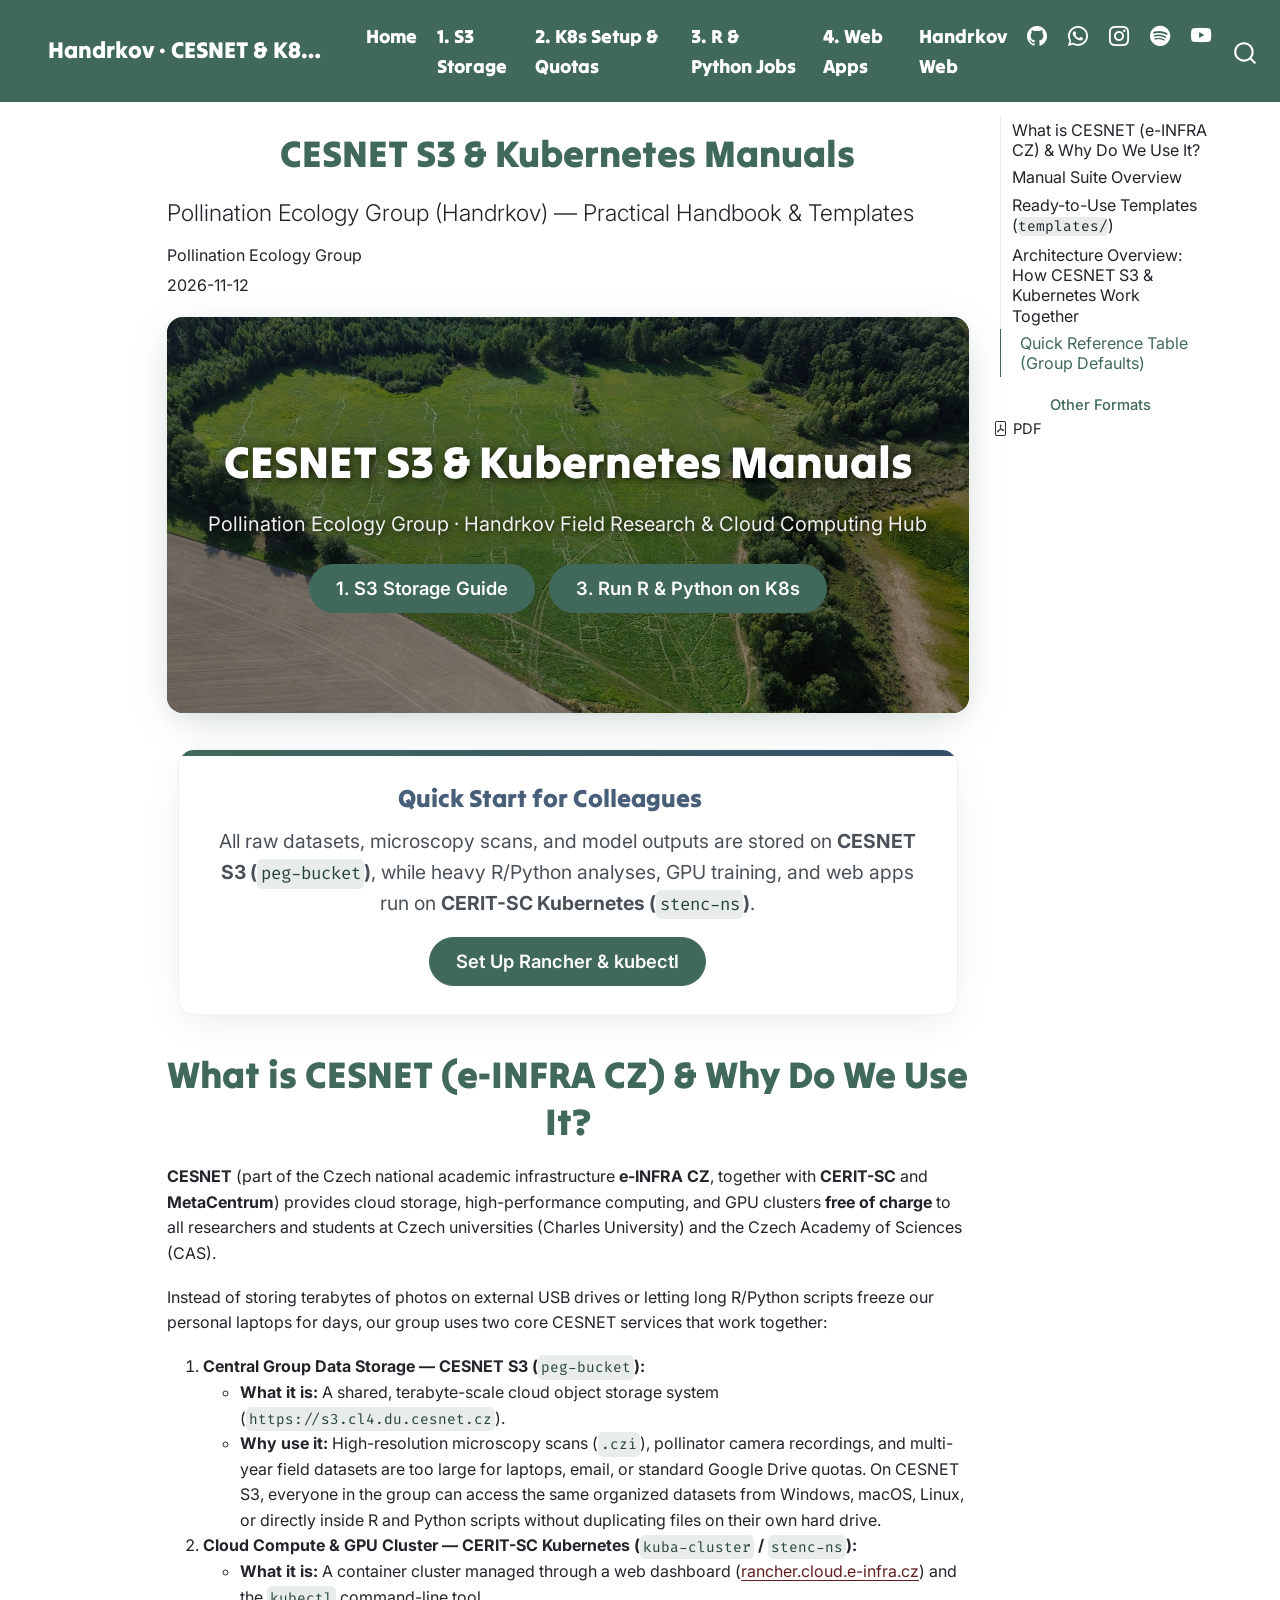
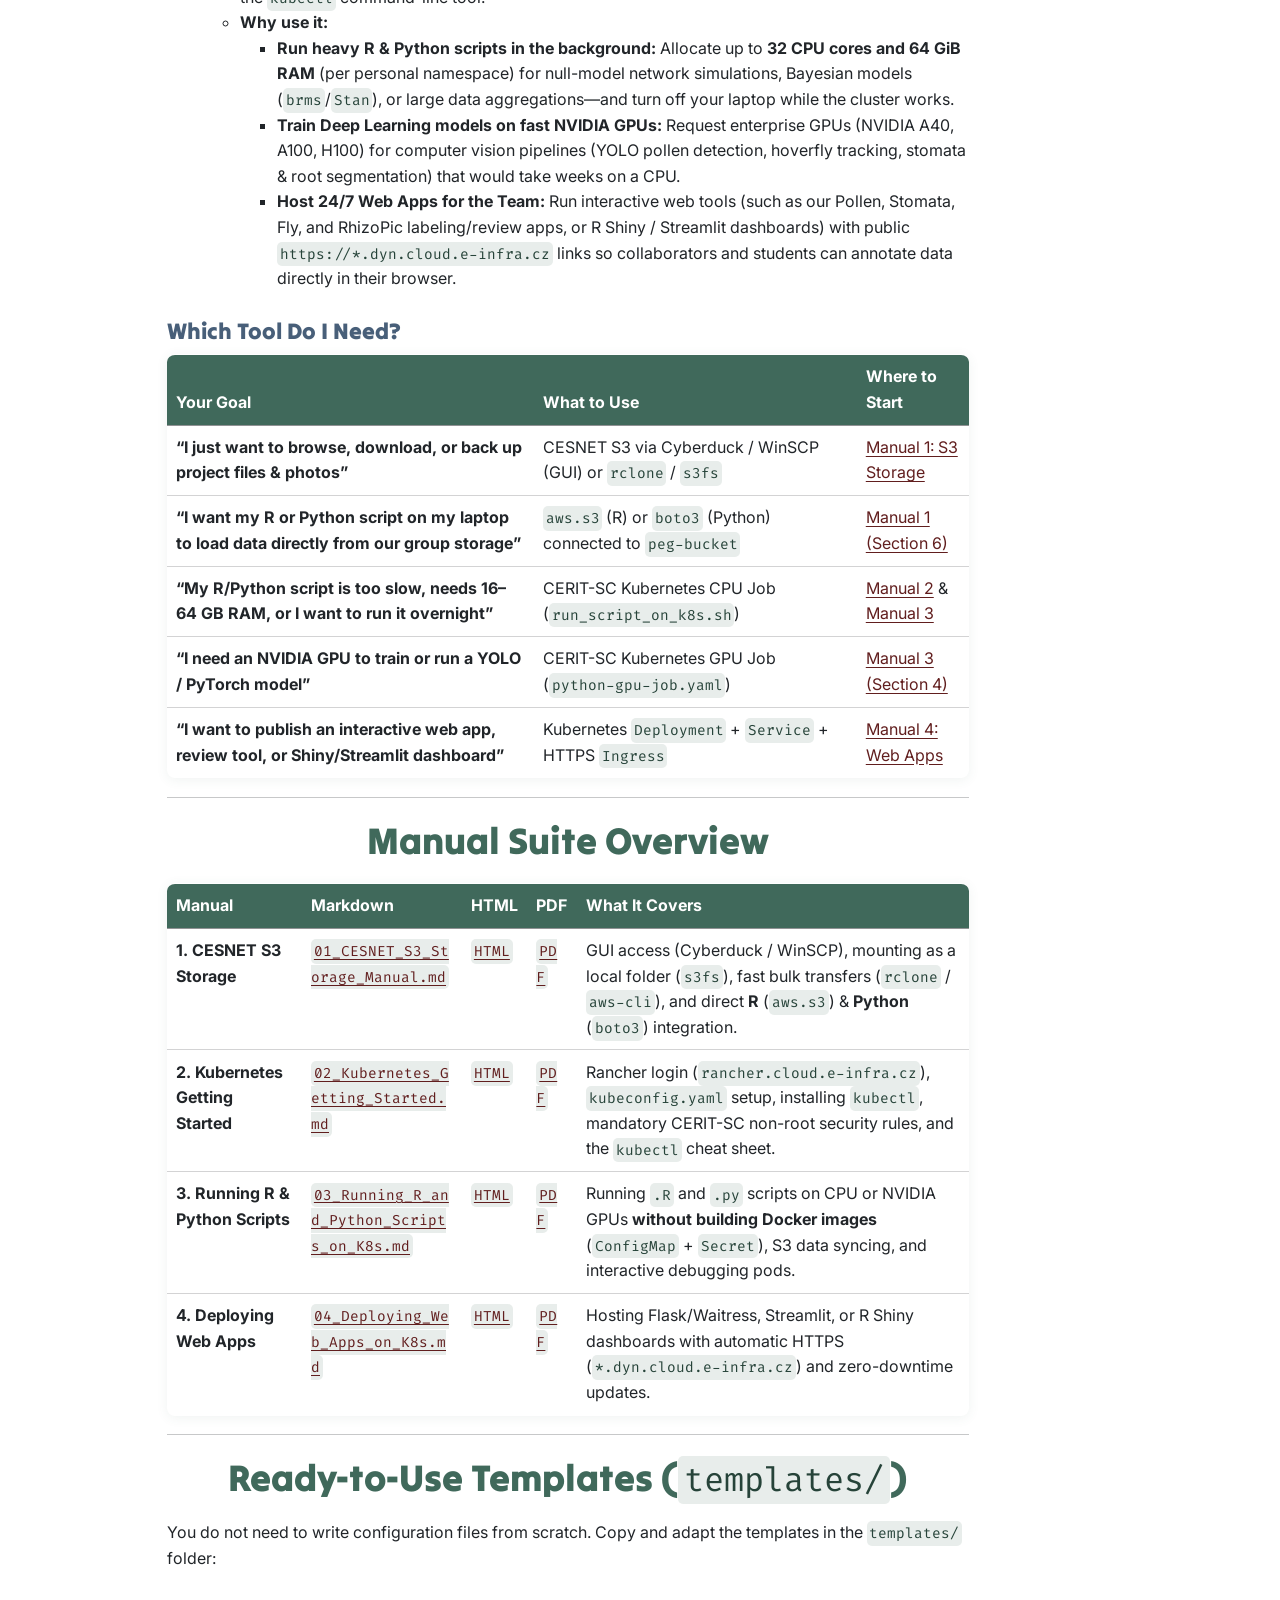
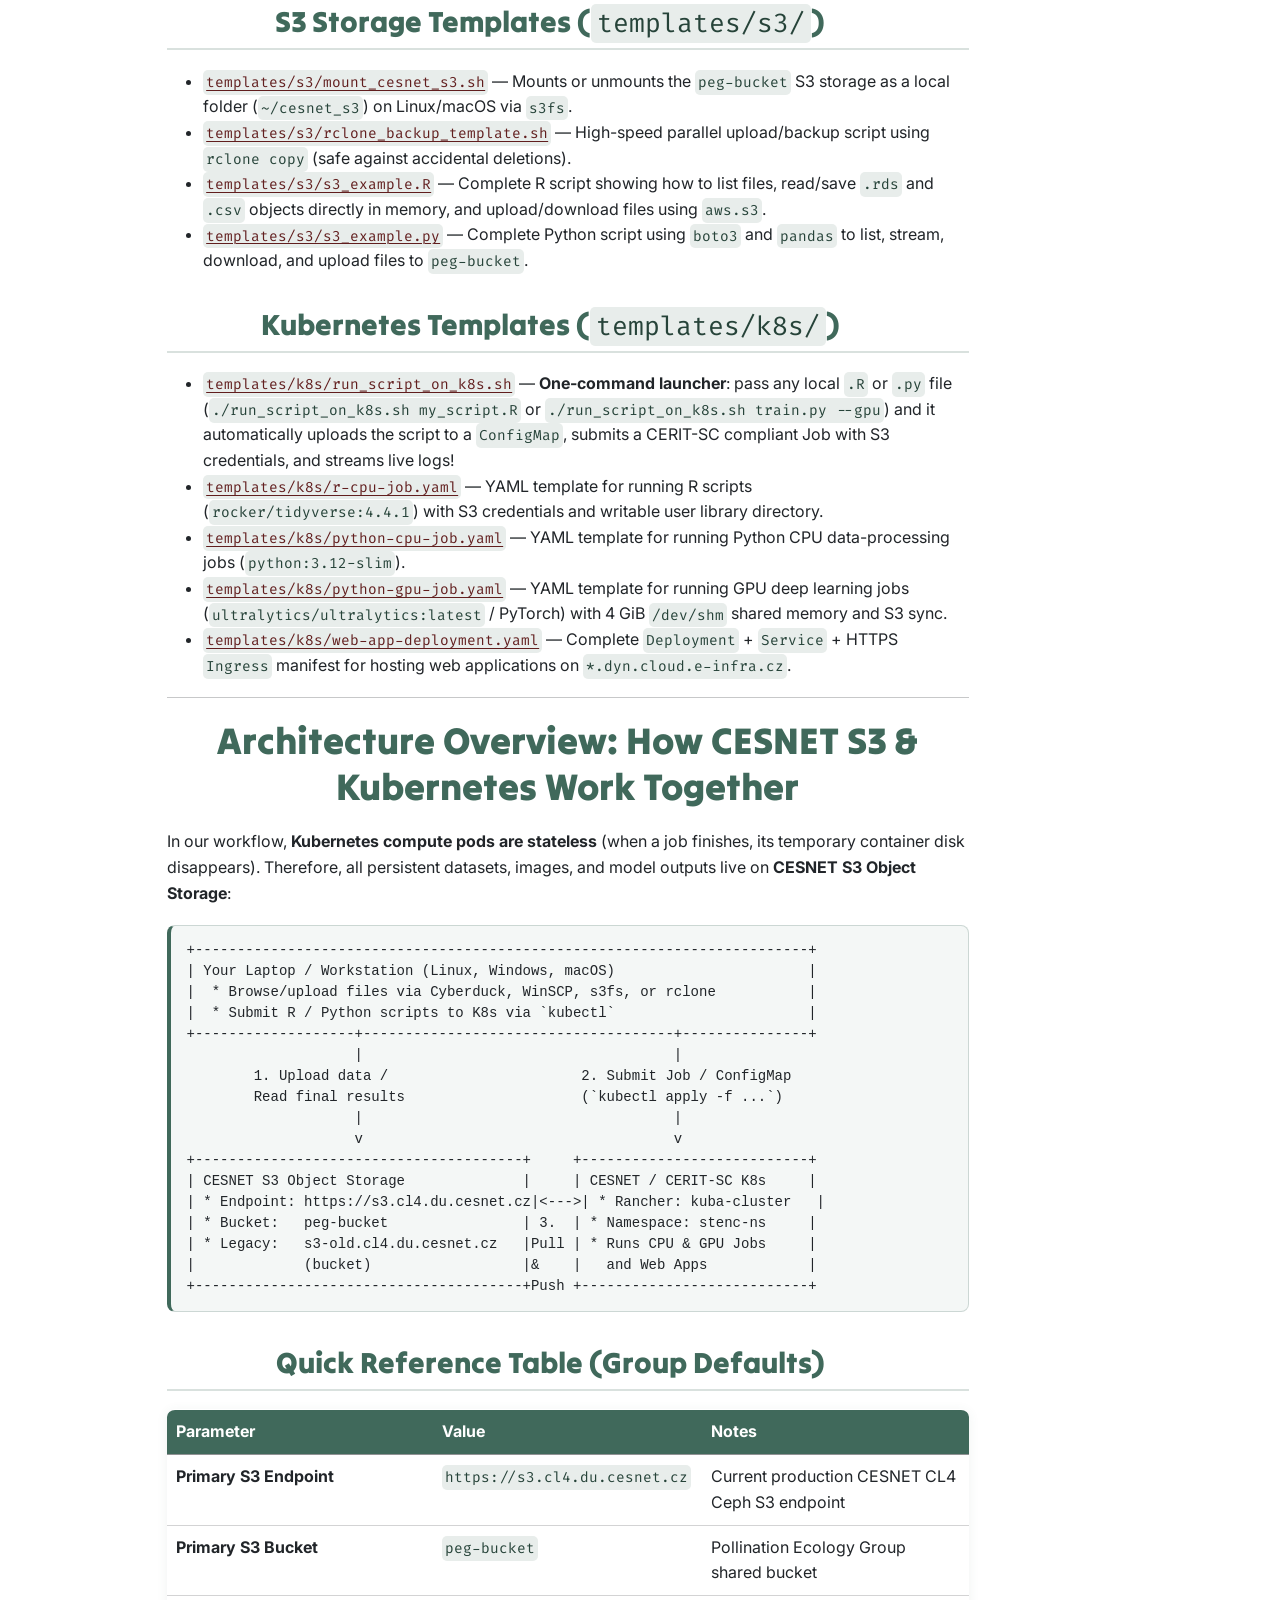
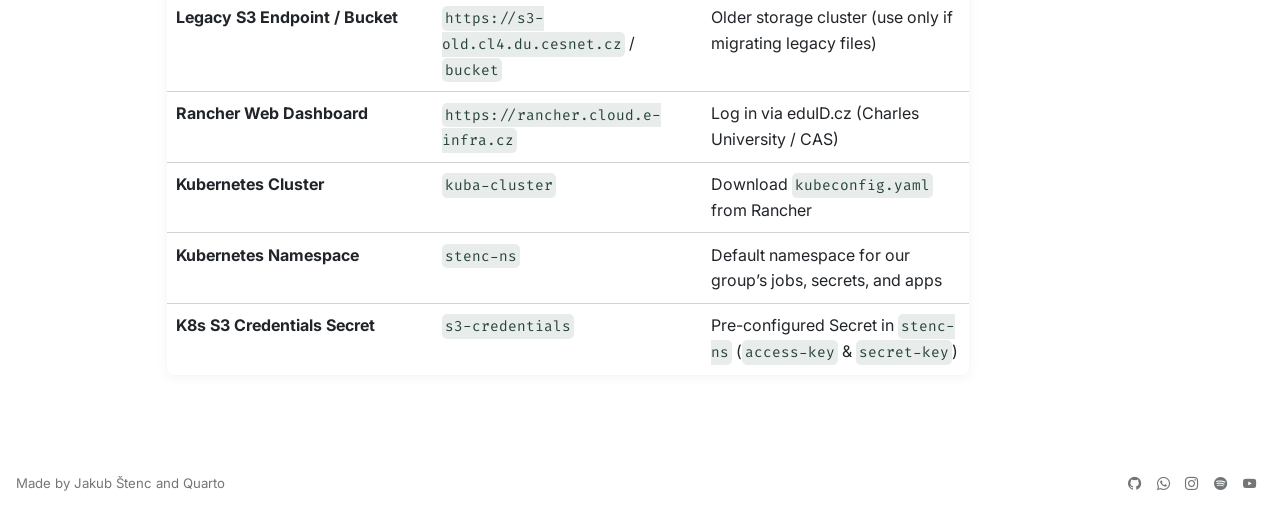
<file: docs/index.html>
<!DOCTYPE html>
<html xmlns="http://www.w3.org/1999/xhtml" lang="en" xml:lang="en"><head>

<meta charset="utf-8">
<meta name="generator" content="quarto-1.8.25">

<meta name="viewport" content="width=device-width, initial-scale=1.0, user-scalable=yes">

<meta name="author" content="Pollination Ecology Group">
<meta name="dcterms.date" content="2026-11-12">

<title>CESNET S3 &amp; Kubernetes Manuals – Handrkov · CESNET &amp; K8s Manuals</title>
<style>
code{white-space: pre-wrap;}
span.smallcaps{font-variant: small-caps;}
div.columns{display: flex; gap: min(4vw, 1.5em);}
div.column{flex: auto; overflow-x: auto;}
div.hanging-indent{margin-left: 1.5em; text-indent: -1.5em;}
ul.task-list{list-style: none;}
ul.task-list li input[type="checkbox"] {
  width: 0.8em;
  margin: 0 0.8em 0.2em -1em; /* quarto-specific, see https://github.com/quarto-dev/quarto-cli/issues/4556 */ 
  vertical-align: middle;
}
</style>


<script src="site_libs/quarto-nav/quarto-nav.js"></script>
<script src="site_libs/quarto-nav/headroom.min.js"></script>
<script src="site_libs/clipboard/clipboard.min.js"></script>
<script src="site_libs/quarto-search/autocomplete.umd.js"></script>
<script src="site_libs/quarto-search/fuse.min.js"></script>
<script src="site_libs/quarto-search/quarto-search.js"></script>
<meta name="quarto:offset" content="./">
<script src="site_libs/quarto-html/quarto.js" type="module"></script>
<script src="site_libs/quarto-html/tabsets/tabsets.js" type="module"></script>
<script src="site_libs/quarto-html/axe/axe-check.js" type="module"></script>
<script src="site_libs/quarto-html/popper.min.js"></script>
<script src="site_libs/quarto-html/tippy.umd.min.js"></script>
<script src="site_libs/quarto-html/anchor.min.js"></script>
<link href="site_libs/quarto-html/tippy.css" rel="stylesheet">
<link href="site_libs/quarto-html/quarto-syntax-highlighting-7b89279ff1a6dce999919e0e67d4d9ec.css" rel="stylesheet" id="quarto-text-highlighting-styles">
<script src="site_libs/bootstrap/bootstrap.min.js"></script>
<link href="site_libs/bootstrap/bootstrap-icons.css" rel="stylesheet">
<link href="site_libs/bootstrap/bootstrap-286174ee74b44a9f7d61b1ccba5087a6.min.css" rel="stylesheet" append-hash="true" id="quarto-bootstrap" data-mode="light">
<script id="quarto-search-options" type="application/json">{
  "location": "navbar",
  "copy-button": false,
  "collapse-after": 3,
  "panel-placement": "end",
  "type": "overlay",
  "limit": 50,
  "keyboard-shortcut": [
    "f",
    "/",
    "s"
  ],
  "show-item-context": false,
  "language": {
    "search-no-results-text": "No results",
    "search-matching-documents-text": "matching documents",
    "search-copy-link-title": "Copy link to search",
    "search-hide-matches-text": "Hide additional matches",
    "search-more-match-text": "more match in this document",
    "search-more-matches-text": "more matches in this document",
    "search-clear-button-title": "Clear",
    "search-text-placeholder": "",
    "search-detached-cancel-button-title": "Cancel",
    "search-submit-button-title": "Submit",
    "search-label": "Search"
  }
}</script>


</head>

<body class="nav-fixed quarto-light">

<div id="quarto-search-results"></div>
  <header id="quarto-header" class="headroom fixed-top">
    <nav class="navbar navbar-expand-lg " data-bs-theme="dark">
      <div class="navbar-container container-fluid">
      <div class="navbar-brand-container mx-auto">
    <a href="./index.html" class="navbar-brand navbar-brand-logo">
    </a>
    <a class="navbar-brand" href="./index.html">
    <span class="navbar-title">Handrkov · CESNET &amp; K8s Manuals</span>
    </a>
  </div>
            <div id="quarto-search" class="" title="Search"></div>
          <button class="navbar-toggler" type="button" data-bs-toggle="collapse" data-bs-target="#navbarCollapse" aria-controls="navbarCollapse" role="menu" aria-expanded="false" aria-label="Toggle navigation" onclick="if (window.quartoToggleHeadroom) { window.quartoToggleHeadroom(); }">
  <span class="navbar-toggler-icon"></span>
</button>
          <div class="collapse navbar-collapse" id="navbarCollapse">
            <ul class="navbar-nav navbar-nav-scroll me-auto">
  <li class="nav-item">
    <a class="nav-link active" href="./index.html" aria-current="page"> 
<span class="menu-text">Home</span></a>
  </li>  
  <li class="nav-item">
    <a class="nav-link" href="./01_CESNET_S3_Storage_Manual.html"> 
<span class="menu-text">1. S3 Storage</span></a>
  </li>  
  <li class="nav-item">
    <a class="nav-link" href="./02_Kubernetes_Getting_Started.html"> 
<span class="menu-text">2. K8s Setup &amp; Quotas</span></a>
  </li>  
  <li class="nav-item">
    <a class="nav-link" href="./03_Running_R_and_Python_Scripts_on_K8s.html"> 
<span class="menu-text">3. R &amp; Python Jobs</span></a>
  </li>  
  <li class="nav-item">
    <a class="nav-link" href="./04_Deploying_Web_Apps_on_K8s.html"> 
<span class="menu-text">4. Web Apps</span></a>
  </li>  
</ul>
            <ul class="navbar-nav navbar-nav-scroll ms-auto">
  <li class="nav-item">
    <a class="nav-link" href="https://pollination-ecology-group.github.io/Handrkov/"> 
<span class="menu-text">Handrkov Web</span></a>
  </li>  
  <li class="nav-item compact">
    <a class="nav-link" href="https://github.com/Pollination-Ecology-Group/CESNET_Manuals"> <i class="bi bi-github" role="img">
</i> 
<span class="menu-text"></span></a>
  </li>  
  <li class="nav-item compact">
    <a class="nav-link" href="https://wa.me/420774553734"> <i class="bi bi-whatsapp" role="img">
</i> 
<span class="menu-text"></span></a>
  </li>  
  <li class="nav-item compact">
    <a class="nav-link" href="https://www.instagram.com/opylovaci_handrkov_/"> <i class="bi bi-instagram" role="img">
</i> 
<span class="menu-text"></span></a>
  </li>  
  <li class="nav-item compact">
    <a class="nav-link" href="https://open.spotify.com/show/3ypxSzPMkd4TOepn3oTrVl"> <i class="bi bi-spotify" role="img">
</i> 
<span class="menu-text"></span></a>
  </li>  
  <li class="nav-item compact">
    <a class="nav-link" href="https://www.youtube.com/@opylovaci_podcast"> <i class="bi bi-youtube" role="img">
</i> 
<span class="menu-text"></span></a>
  </li>  
</ul>
          </div> <!-- /navcollapse -->
            <div class="quarto-navbar-tools">
</div>
      </div> <!-- /container-fluid -->
    </nav>
</header>
<!-- content -->
<div id="quarto-content" class="quarto-container page-columns page-rows-contents page-layout-article page-navbar">
<!-- sidebar -->
<!-- margin-sidebar -->
    <div id="quarto-margin-sidebar" class="sidebar margin-sidebar">
        <nav id="TOC" role="doc-toc" class="toc-active">
    <h2 id="toc-title">On this page</h2>
   
  <ul>
  <li><a href="#what-is-cesnet-e-infra-cz-why-do-we-use-it" id="toc-what-is-cesnet-e-infra-cz-why-do-we-use-it" class="nav-link active" data-scroll-target="#what-is-cesnet-e-infra-cz-why-do-we-use-it">What is CESNET (e-INFRA CZ) &amp; Why Do We Use It?</a>
  <ul class="collapse">
  <li><a href="#which-tool-do-i-need" id="toc-which-tool-do-i-need" class="nav-link" data-scroll-target="#which-tool-do-i-need">Which Tool Do I Need?</a></li>
  </ul></li>
  <li><a href="#manual-suite-overview" id="toc-manual-suite-overview" class="nav-link" data-scroll-target="#manual-suite-overview">Manual Suite Overview</a></li>
  <li><a href="#ready-to-use-templates-templates" id="toc-ready-to-use-templates-templates" class="nav-link" data-scroll-target="#ready-to-use-templates-templates">Ready-to-Use Templates (<code>templates/</code>)</a>
  <ul class="collapse">
  <li><a href="#s3-storage-templates-templatess3" id="toc-s3-storage-templates-templatess3" class="nav-link" data-scroll-target="#s3-storage-templates-templatess3">S3 Storage Templates (<code>templates/s3/</code>)</a></li>
  <li><a href="#kubernetes-templates-templatesk8s" id="toc-kubernetes-templates-templatesk8s" class="nav-link" data-scroll-target="#kubernetes-templates-templatesk8s">Kubernetes Templates (<code>templates/k8s/</code>)</a></li>
  </ul></li>
  <li><a href="#architecture-overview-how-cesnet-s3-kubernetes-work-together" id="toc-architecture-overview-how-cesnet-s3-kubernetes-work-together" class="nav-link" data-scroll-target="#architecture-overview-how-cesnet-s3-kubernetes-work-together">Architecture Overview: How CESNET S3 &amp; Kubernetes Work Together</a>
  <ul class="collapse">
  <li><a href="#quick-reference-table-group-defaults" id="toc-quick-reference-table-group-defaults" class="nav-link" data-scroll-target="#quick-reference-table-group-defaults">Quick Reference Table (Group Defaults)</a></li>
  </ul></li>
  </ul>
<div class="quarto-alternate-formats"><h2>Other Formats</h2><ul><li><a href="index.pdf"><i class="bi bi-file-pdf"></i>PDF</a></li></ul></div></nav>
    </div>
<!-- main -->
<main class="content" id="quarto-document-content"><header id="title-block-header" class="quarto-title-block"><h1 class="title display-7">CESNET S3 &amp; Kubernetes Manuals</h1></header>

<header id="title-block-header">

<p class="subtitle lead">Pollination Ecology Group (Handrkov) — Practical Handbook &amp; Templates</p>
<p class="author">Pollination Ecology Group</p>

<p class="date">2026-11-12</p>
</header>


<div class="hero-section">
  <img src="images/handrkov_hero.jpg" alt="Handrkov Meadow" class="hero-bg">
  <div class="hero-content">
    <h1>CESNET S3 &amp; Kubernetes Manuals</h1>
    <p>Pollination Ecology Group · Handrkov Field Research &amp; Cloud Computing Hub</p>
    <a href="01_CESNET_S3_Storage_Manual.html" class="btn">1. S3 Storage Guide</a>
    <a href="03_Running_R_and_Python_Scripts_on_K8s.html" class="btn" style="margin-left: 10px;">3. Run R &amp; Python on K8s</a>
  </div>
</div>

<div class="handrkov-card" style="text-align: center; max-width: 780px;">
  <div class="handrkov-card-bar"></div>
  <h3 style="color: #354e6b; font-weight: 700; margin-top: 6px; margin-bottom: 12px; font-size: 1.35rem;" class="anchored">
    Quick Start for Colleagues
  </h3>
  <p style="color: #495057; margin-bottom: 18px; font-size: 1.05rem;">
    All raw datasets, microscopy scans, and model outputs are stored on <strong>CESNET S3 (<code>peg-bucket</code>)</strong>, while heavy R/Python analyses, GPU training, and web apps run on <strong>CERIT-SC Kubernetes (<code>stenc-ns</code>)</strong>.
  </p>
  <a href="02_Kubernetes_Getting_Started.html" class="btn">Set Up Rancher &amp; kubectl</a>
</div>
<section id="what-is-cesnet-e-infra-cz-why-do-we-use-it" class="level1">
<h1>What is CESNET (e-INFRA CZ) &amp; Why Do We Use It?</h1>
<p><strong>CESNET</strong> (part of the Czech national academic infrastructure <strong>e-INFRA CZ</strong>, together with <strong>CERIT-SC</strong> and <strong>MetaCentrum</strong>) provides cloud storage, high-performance computing, and GPU clusters <strong>free of charge</strong> to all researchers and students at Czech universities (Charles University) and the Czech Academy of Sciences (CAS).</p>
<p>Instead of storing terabytes of photos on external USB drives or letting long R/Python scripts freeze our personal laptops for days, our group uses two core CESNET services that work together:</p>
<ol type="1">
<li><strong>Central Group Data Storage — CESNET S3 (<code>peg-bucket</code>):</strong>
<ul>
<li><strong>What it is:</strong> A shared, terabyte-scale cloud object storage system (<code>https://s3.cl4.du.cesnet.cz</code>).</li>
<li><strong>Why use it:</strong> High-resolution microscopy scans (<code>.czi</code>), pollinator camera recordings, and multi-year field datasets are too large for laptops, email, or standard Google Drive quotas. On CESNET S3, everyone in the group can access the same organized datasets from Windows, macOS, Linux, or directly inside R and Python scripts without duplicating files on their own hard drive.</li>
</ul></li>
<li><strong>Cloud Compute &amp; GPU Cluster — CERIT-SC Kubernetes (<code>kuba-cluster</code> / <code>stenc-ns</code>):</strong>
<ul>
<li><strong>What it is:</strong> A container cluster managed through a web dashboard (<a href="https://rancher.cloud.e-infra.cz">rancher.cloud.e-infra.cz</a>) and the <code>kubectl</code> command-line tool.</li>
<li><strong>Why use it:</strong>
<ul>
<li><strong>Run heavy R &amp; Python scripts in the background:</strong> Allocate up to <strong>32 CPU cores and 64 GiB RAM</strong> (per personal namespace) for null-model network simulations, Bayesian models (<code>brms</code>/<code>Stan</code>), or large data aggregations—and turn off your laptop while the cluster works.</li>
<li><strong>Train Deep Learning models on fast NVIDIA GPUs:</strong> Request enterprise GPUs (NVIDIA A40, A100, H100) for computer vision pipelines (YOLO pollen detection, hoverfly tracking, stomata &amp; root segmentation) that would take weeks on a CPU.</li>
<li><strong>Host 24/7 Web Apps for the Team:</strong> Run interactive web tools (such as our Pollen, Stomata, Fly, and RhizoPic labeling/review apps, or R Shiny / Streamlit dashboards) with public <code>https://*.dyn.cloud.e-infra.cz</code> links so collaborators and students can annotate data directly in their browser.</li>
</ul></li>
</ul></li>
</ol>
<section id="which-tool-do-i-need" class="level3">
<h3 class="anchored" data-anchor-id="which-tool-do-i-need">Which Tool Do I Need?</h3>
<table class="caption-top table">
<thead>
<tr class="header">
<th style="text-align: left;">Your Goal</th>
<th style="text-align: left;">What to Use</th>
<th style="text-align: left;">Where to Start</th>
</tr>
</thead>
<tbody>
<tr class="odd">
<td style="text-align: left;"><strong>“I just want to browse, download, or back up project files &amp; photos”</strong></td>
<td style="text-align: left;">CESNET S3 via Cyberduck / WinSCP (GUI) or <code>rclone</code> / <code>s3fs</code></td>
<td style="text-align: left;"><a href="01_CESNET_S3_Storage_Manual.html">Manual 1: S3 Storage</a></td>
</tr>
<tr class="even">
<td style="text-align: left;"><strong>“I want my R or Python script on my laptop to load data directly from our group storage”</strong></td>
<td style="text-align: left;"><code>aws.s3</code> (R) or <code>boto3</code> (Python) connected to <code>peg-bucket</code></td>
<td style="text-align: left;"><a href="01_CESNET_S3_Storage_Manual.html#method-d-reading-writing-directly-from-r-and-python">Manual 1 (Section 6)</a></td>
</tr>
<tr class="odd">
<td style="text-align: left;"><strong>“My R/Python script is too slow, needs 16–64 GB RAM, or I want to run it overnight”</strong></td>
<td style="text-align: left;">CERIT-SC Kubernetes CPU Job (<code>run_script_on_k8s.sh</code>)</td>
<td style="text-align: left;"><a href="02_Kubernetes_Getting_Started.html">Manual 2</a> &amp; <a href="03_Running_R_and_Python_Scripts_on_K8s.html">Manual 3</a></td>
</tr>
<tr class="even">
<td style="text-align: left;"><strong>“I need an NVIDIA GPU to train or run a YOLO / PyTorch model”</strong></td>
<td style="text-align: left;">CERIT-SC Kubernetes GPU Job (<code>python-gpu-job.yaml</code>)</td>
<td style="text-align: left;"><a href="03_Running_R_and_Python_Scripts_on_K8s.html#step-by-step-running-a-gpu-job-yolo-pytorch-deep-learning">Manual 3 (Section 4)</a></td>
</tr>
<tr class="odd">
<td style="text-align: left;"><strong>“I want to publish an interactive web app, review tool, or Shiny/Streamlit dashboard”</strong></td>
<td style="text-align: left;">Kubernetes <code>Deployment</code> + <code>Service</code> + HTTPS <code>Ingress</code></td>
<td style="text-align: left;"><a href="04_Deploying_Web_Apps_on_K8s.html">Manual 4: Web Apps</a></td>
</tr>
</tbody>
</table>
<hr>
</section>
</section>
<section id="manual-suite-overview" class="level1">
<h1>Manual Suite Overview</h1>
<table class="caption-top table">
<thead>
<tr class="header">
<th style="text-align: left;">Manual</th>
<th style="text-align: left;">Markdown</th>
<th style="text-align: left;">HTML</th>
<th style="text-align: left;">PDF</th>
<th style="text-align: left;">What It Covers</th>
</tr>
</thead>
<tbody>
<tr class="odd">
<td style="text-align: left;"><strong>1. CESNET S3 Storage</strong></td>
<td style="text-align: left;"><a href="01_CESNET_S3_Storage_Manual.md"><code>01_CESNET_S3_Storage_Manual.md</code></a></td>
<td style="text-align: left;"><a href="01_CESNET_S3_Storage_Manual.html"><code>HTML</code></a></td>
<td style="text-align: left;"><a href="01_CESNET_S3_Storage_Manual.pdf"><code>PDF</code></a></td>
<td style="text-align: left;">GUI access (Cyberduck / WinSCP), mounting as a local folder (<code>s3fs</code>), fast bulk transfers (<code>rclone</code> / <code>aws-cli</code>), and direct <strong>R</strong> (<code>aws.s3</code>) &amp; <strong>Python</strong> (<code>boto3</code>) integration.</td>
</tr>
<tr class="even">
<td style="text-align: left;"><strong>2. Kubernetes Getting Started</strong></td>
<td style="text-align: left;"><a href="02_Kubernetes_Getting_Started.md"><code>02_Kubernetes_Getting_Started.md</code></a></td>
<td style="text-align: left;"><a href="02_Kubernetes_Getting_Started.html"><code>HTML</code></a></td>
<td style="text-align: left;"><a href="02_Kubernetes_Getting_Started.pdf"><code>PDF</code></a></td>
<td style="text-align: left;">Rancher login (<code>rancher.cloud.e-infra.cz</code>), <code>kubeconfig.yaml</code> setup, installing <code>kubectl</code>, mandatory CERIT-SC non-root security rules, and the <code>kubectl</code> cheat sheet.</td>
</tr>
<tr class="odd">
<td style="text-align: left;"><strong>3. Running R &amp; Python Scripts</strong></td>
<td style="text-align: left;"><a href="03_Running_R_and_Python_Scripts_on_K8s.md"><code>03_Running_R_and_Python_Scripts_on_K8s.md</code></a></td>
<td style="text-align: left;"><a href="03_Running_R_and_Python_Scripts_on_K8s.html"><code>HTML</code></a></td>
<td style="text-align: left;"><a href="03_Running_R_and_Python_Scripts_on_K8s.pdf"><code>PDF</code></a></td>
<td style="text-align: left;">Running <code>.R</code> and <code>.py</code> scripts on CPU or NVIDIA GPUs <strong>without building Docker images</strong> (<code>ConfigMap</code> + <code>Secret</code>), S3 data syncing, and interactive debugging pods.</td>
</tr>
<tr class="even">
<td style="text-align: left;"><strong>4. Deploying Web Apps</strong></td>
<td style="text-align: left;"><a href="04_Deploying_Web_Apps_on_K8s.md"><code>04_Deploying_Web_Apps_on_K8s.md</code></a></td>
<td style="text-align: left;"><a href="04_Deploying_Web_Apps_on_K8s.html"><code>HTML</code></a></td>
<td style="text-align: left;"><a href="04_Deploying_Web_Apps_on_K8s.pdf"><code>PDF</code></a></td>
<td style="text-align: left;">Hosting Flask/Waitress, Streamlit, or R Shiny dashboards with automatic HTTPS (<code>*.dyn.cloud.e-infra.cz</code>) and zero-downtime updates.</td>
</tr>
</tbody>
</table>
<hr>
</section>
<section id="ready-to-use-templates-templates" class="level1">
<h1>Ready-to-Use Templates (<code>templates/</code>)</h1>
<p>You do not need to write configuration files from scratch. Copy and adapt the templates in the <code>templates/</code> folder:</p>
<section id="s3-storage-templates-templatess3" class="level2">
<h2 class="anchored" data-anchor-id="s3-storage-templates-templatess3">S3 Storage Templates (<code>templates/s3/</code>)</h2>
<ul>
<li><strong><a href="templates/s3/mount_cesnet_s3.sh"><code>templates/s3/mount_cesnet_s3.sh</code></a></strong> — Mounts or unmounts the <code>peg-bucket</code> S3 storage as a local folder (<code>~/cesnet_s3</code>) on Linux/macOS via <code>s3fs</code>.</li>
<li><strong><a href="templates/s3/rclone_backup_template.sh"><code>templates/s3/rclone_backup_template.sh</code></a></strong> — High-speed parallel upload/backup script using <code>rclone copy</code> (safe against accidental deletions).</li>
<li><strong><a href="templates/s3/s3_example.R"><code>templates/s3/s3_example.R</code></a></strong> — Complete R script showing how to list files, read/save <code>.rds</code> and <code>.csv</code> objects directly in memory, and upload/download files using <code>aws.s3</code>.</li>
<li><strong><a href="templates/s3/s3_example.py"><code>templates/s3/s3_example.py</code></a></strong> — Complete Python script using <code>boto3</code> and <code>pandas</code> to list, stream, download, and upload files to <code>peg-bucket</code>.</li>
</ul>
</section>
<section id="kubernetes-templates-templatesk8s" class="level2">
<h2 class="anchored" data-anchor-id="kubernetes-templates-templatesk8s">Kubernetes Templates (<code>templates/k8s/</code>)</h2>
<ul>
<li><strong><a href="templates/k8s/run_script_on_k8s.sh"><code>templates/k8s/run_script_on_k8s.sh</code></a></strong> — <strong>One-command launcher</strong>: pass any local <code>.R</code> or <code>.py</code> file (<code>./run_script_on_k8s.sh my_script.R</code> or <code>./run_script_on_k8s.sh train.py --gpu</code>) and it automatically uploads the script to a <code>ConfigMap</code>, submits a CERIT-SC compliant Job with S3 credentials, and streams live logs!</li>
<li><strong><a href="templates/k8s/r-cpu-job.yaml"><code>templates/k8s/r-cpu-job.yaml</code></a></strong> — YAML template for running R scripts (<code>rocker/tidyverse:4.4.1</code>) with S3 credentials and writable user library directory.</li>
<li><strong><a href="templates/k8s/python-cpu-job.yaml"><code>templates/k8s/python-cpu-job.yaml</code></a></strong> — YAML template for running Python CPU data-processing jobs (<code>python:3.12-slim</code>).</li>
<li><strong><a href="templates/k8s/python-gpu-job.yaml"><code>templates/k8s/python-gpu-job.yaml</code></a></strong> — YAML template for running GPU deep learning jobs (<code>ultralytics/ultralytics:latest</code> / PyTorch) with 4 GiB <code>/dev/shm</code> shared memory and S3 sync.</li>
<li><strong><a href="templates/k8s/web-app-deployment.yaml"><code>templates/k8s/web-app-deployment.yaml</code></a></strong> — Complete <code>Deployment</code> + <code>Service</code> + HTTPS <code>Ingress</code> manifest for hosting web applications on <code>*.dyn.cloud.e-infra.cz</code>.</li>
</ul>
<hr>
</section>
</section>
<section id="architecture-overview-how-cesnet-s3-kubernetes-work-together" class="level1">
<h1>Architecture Overview: How CESNET S3 &amp; Kubernetes Work Together</h1>
<p>In our workflow, <strong>Kubernetes compute pods are stateless</strong> (when a job finishes, its temporary container disk disappears). Therefore, all persistent datasets, images, and model outputs live on <strong>CESNET S3 Object Storage</strong>:</p>
<pre class="text"><code>+-------------------------------------------------------------------------+
| Your Laptop / Workstation (Linux, Windows, macOS)                       |
|  * Browse/upload files via Cyberduck, WinSCP, s3fs, or rclone           |
|  * Submit R / Python scripts to K8s via `kubectl`                       |
+-------------------+-------------------------------------+---------------+
                    |                                     |
        1. Upload data /                       2. Submit Job / ConfigMap
        Read final results                     (`kubectl apply -f ...`)
                    |                                     |
                    v                                     v
+---------------------------------------+     +---------------------------+
| CESNET S3 Object Storage              |     | CESNET / CERIT-SC K8s     |
| * Endpoint: https://s3.cl4.du.cesnet.cz|&lt;---&gt;| * Rancher: kuba-cluster   |
| * Bucket:   peg-bucket                | 3.  | * Namespace: stenc-ns     |
| * Legacy:   s3-old.cl4.du.cesnet.cz   |Pull | * Runs CPU &amp; GPU Jobs     |
|             (bucket)                  |&amp;    |   and Web Apps            |
+---------------------------------------+Push +---------------------------+</code></pre>
<section id="quick-reference-table-group-defaults" class="level2">
<h2 class="anchored" data-anchor-id="quick-reference-table-group-defaults">Quick Reference Table (Group Defaults)</h2>
<table class="caption-top table">
<colgroup>
<col style="width: 33%">
<col style="width: 33%">
<col style="width: 33%">
</colgroup>
<thead>
<tr class="header">
<th style="text-align: left;">Parameter</th>
<th style="text-align: left;">Value</th>
<th style="text-align: left;">Notes</th>
</tr>
</thead>
<tbody>
<tr class="odd">
<td style="text-align: left;"><strong>Primary S3 Endpoint</strong></td>
<td style="text-align: left;"><code>https://s3.cl4.du.cesnet.cz</code></td>
<td style="text-align: left;">Current production CESNET CL4 Ceph S3 endpoint</td>
</tr>
<tr class="even">
<td style="text-align: left;"><strong>Primary S3 Bucket</strong></td>
<td style="text-align: left;"><code>peg-bucket</code></td>
<td style="text-align: left;">Pollination Ecology Group shared bucket</td>
</tr>
<tr class="odd">
<td style="text-align: left;"><strong>Legacy S3 Endpoint / Bucket</strong></td>
<td style="text-align: left;"><code>https://s3-old.cl4.du.cesnet.cz</code> / <code>bucket</code></td>
<td style="text-align: left;">Older storage cluster (use only if migrating legacy files)</td>
</tr>
<tr class="even">
<td style="text-align: left;"><strong>Rancher Web Dashboard</strong></td>
<td style="text-align: left;"><code>https://rancher.cloud.e-infra.cz</code></td>
<td style="text-align: left;">Log in via eduID.cz (Charles University / CAS)</td>
</tr>
<tr class="odd">
<td style="text-align: left;"><strong>Kubernetes Cluster</strong></td>
<td style="text-align: left;"><code>kuba-cluster</code></td>
<td style="text-align: left;">Download <code>kubeconfig.yaml</code> from Rancher</td>
</tr>
<tr class="even">
<td style="text-align: left;"><strong>Kubernetes Namespace</strong></td>
<td style="text-align: left;"><code>stenc-ns</code></td>
<td style="text-align: left;">Default namespace for our group’s jobs, secrets, and apps</td>
</tr>
<tr class="odd">
<td style="text-align: left;"><strong>K8s S3 Credentials Secret</strong></td>
<td style="text-align: left;"><code>s3-credentials</code></td>
<td style="text-align: left;">Pre-configured Secret in <code>stenc-ns</code> (<code>access-key</code> &amp; <code>secret-key</code>)</td>
</tr>
</tbody>
</table>


</section>
</section>

</main> <!-- /main -->
<script id="quarto-html-after-body" type="application/javascript">
  window.document.addEventListener("DOMContentLoaded", function (event) {
    const icon = "";
    const anchorJS = new window.AnchorJS();
    anchorJS.options = {
      placement: 'right',
      icon: icon
    };
    anchorJS.add('.anchored');
    const isCodeAnnotation = (el) => {
      for (const clz of el.classList) {
        if (clz.startsWith('code-annotation-')) {                     
          return true;
        }
      }
      return false;
    }
    const onCopySuccess = function(e) {
      // button target
      const button = e.trigger;
      // don't keep focus
      button.blur();
      // flash "checked"
      button.classList.add('code-copy-button-checked');
      var currentTitle = button.getAttribute("title");
      button.setAttribute("title", "Copied!");
      let tooltip;
      if (window.bootstrap) {
        button.setAttribute("data-bs-toggle", "tooltip");
        button.setAttribute("data-bs-placement", "left");
        button.setAttribute("data-bs-title", "Copied!");
        tooltip = new bootstrap.Tooltip(button, 
          { trigger: "manual", 
            customClass: "code-copy-button-tooltip",
            offset: [0, -8]});
        tooltip.show();    
      }
      setTimeout(function() {
        if (tooltip) {
          tooltip.hide();
          button.removeAttribute("data-bs-title");
          button.removeAttribute("data-bs-toggle");
          button.removeAttribute("data-bs-placement");
        }
        button.setAttribute("title", currentTitle);
        button.classList.remove('code-copy-button-checked');
      }, 1000);
      // clear code selection
      e.clearSelection();
    }
    const getTextToCopy = function(trigger) {
      const outerScaffold = trigger.parentElement.cloneNode(true);
      const codeEl = outerScaffold.querySelector('code');
      for (const childEl of codeEl.children) {
        if (isCodeAnnotation(childEl)) {
          childEl.remove();
        }
      }
      return codeEl.innerText;
    }
    const clipboard = new window.ClipboardJS('.code-copy-button:not([data-in-quarto-modal])', {
      text: getTextToCopy
    });
    clipboard.on('success', onCopySuccess);
    if (window.document.getElementById('quarto-embedded-source-code-modal')) {
      const clipboardModal = new window.ClipboardJS('.code-copy-button[data-in-quarto-modal]', {
        text: getTextToCopy,
        container: window.document.getElementById('quarto-embedded-source-code-modal')
      });
      clipboardModal.on('success', onCopySuccess);
    }
      var localhostRegex = new RegExp(/^(?:http|https):\/\/localhost\:?[0-9]*\//);
      var mailtoRegex = new RegExp(/^mailto:/);
        var filterRegex = new RegExp('/' + window.location.host + '/');
      var isInternal = (href) => {
          return filterRegex.test(href) || localhostRegex.test(href) || mailtoRegex.test(href);
      }
      // Inspect non-navigation links and adorn them if external
     var links = window.document.querySelectorAll('a[href]:not(.nav-link):not(.navbar-brand):not(.toc-action):not(.sidebar-link):not(.sidebar-item-toggle):not(.pagination-link):not(.no-external):not([aria-hidden]):not(.dropdown-item):not(.quarto-navigation-tool):not(.about-link)');
      for (var i=0; i<links.length; i++) {
        const link = links[i];
        if (!isInternal(link.href)) {
          // undo the damage that might have been done by quarto-nav.js in the case of
          // links that we want to consider external
          if (link.dataset.originalHref !== undefined) {
            link.href = link.dataset.originalHref;
          }
        }
      }
    function tippyHover(el, contentFn, onTriggerFn, onUntriggerFn) {
      const config = {
        allowHTML: true,
        maxWidth: 500,
        delay: 100,
        arrow: false,
        appendTo: function(el) {
            return el.parentElement;
        },
        interactive: true,
        interactiveBorder: 10,
        theme: 'quarto',
        placement: 'bottom-start',
      };
      if (contentFn) {
        config.content = contentFn;
      }
      if (onTriggerFn) {
        config.onTrigger = onTriggerFn;
      }
      if (onUntriggerFn) {
        config.onUntrigger = onUntriggerFn;
      }
      window.tippy(el, config); 
    }
    const noterefs = window.document.querySelectorAll('a[role="doc-noteref"]');
    for (var i=0; i<noterefs.length; i++) {
      const ref = noterefs[i];
      tippyHover(ref, function() {
        // use id or data attribute instead here
        let href = ref.getAttribute('data-footnote-href') || ref.getAttribute('href');
        try { href = new URL(href).hash; } catch {}
        const id = href.replace(/^#\/?/, "");
        const note = window.document.getElementById(id);
        if (note) {
          return note.innerHTML;
        } else {
          return "";
        }
      });
    }
    const xrefs = window.document.querySelectorAll('a.quarto-xref');
    const processXRef = (id, note) => {
      // Strip column container classes
      const stripColumnClz = (el) => {
        el.classList.remove("page-full", "page-columns");
        if (el.children) {
          for (const child of el.children) {
            stripColumnClz(child);
          }
        }
      }
      stripColumnClz(note)
      if (id === null || id.startsWith('sec-')) {
        // Special case sections, only their first couple elements
        const container = document.createElement("div");
        if (note.children && note.children.length > 2) {
          container.appendChild(note.children[0].cloneNode(true));
          for (let i = 1; i < note.children.length; i++) {
            const child = note.children[i];
            if (child.tagName === "P" && child.innerText === "") {
              continue;
            } else {
              container.appendChild(child.cloneNode(true));
              break;
            }
          }
          if (window.Quarto?.typesetMath) {
            window.Quarto.typesetMath(container);
          }
          return container.innerHTML
        } else {
          if (window.Quarto?.typesetMath) {
            window.Quarto.typesetMath(note);
          }
          return note.innerHTML;
        }
      } else {
        // Remove any anchor links if they are present
        const anchorLink = note.querySelector('a.anchorjs-link');
        if (anchorLink) {
          anchorLink.remove();
        }
        if (window.Quarto?.typesetMath) {
          window.Quarto.typesetMath(note);
        }
        if (note.classList.contains("callout")) {
          return note.outerHTML;
        } else {
          return note.innerHTML;
        }
      }
    }
    for (var i=0; i<xrefs.length; i++) {
      const xref = xrefs[i];
      tippyHover(xref, undefined, function(instance) {
        instance.disable();
        let url = xref.getAttribute('href');
        let hash = undefined; 
        if (url.startsWith('#')) {
          hash = url;
        } else {
          try { hash = new URL(url).hash; } catch {}
        }
        if (hash) {
          const id = hash.replace(/^#\/?/, "");
          const note = window.document.getElementById(id);
          if (note !== null) {
            try {
              const html = processXRef(id, note.cloneNode(true));
              instance.setContent(html);
            } finally {
              instance.enable();
              instance.show();
            }
          } else {
            // See if we can fetch this
            fetch(url.split('#')[0])
            .then(res => res.text())
            .then(html => {
              const parser = new DOMParser();
              const htmlDoc = parser.parseFromString(html, "text/html");
              const note = htmlDoc.getElementById(id);
              if (note !== null) {
                const html = processXRef(id, note);
                instance.setContent(html);
              } 
            }).finally(() => {
              instance.enable();
              instance.show();
            });
          }
        } else {
          // See if we can fetch a full url (with no hash to target)
          // This is a special case and we should probably do some content thinning / targeting
          fetch(url)
          .then(res => res.text())
          .then(html => {
            const parser = new DOMParser();
            const htmlDoc = parser.parseFromString(html, "text/html");
            const note = htmlDoc.querySelector('main.content');
            if (note !== null) {
              // This should only happen for chapter cross references
              // (since there is no id in the URL)
              // remove the first header
              if (note.children.length > 0 && note.children[0].tagName === "HEADER") {
                note.children[0].remove();
              }
              const html = processXRef(null, note);
              instance.setContent(html);
            } 
          }).finally(() => {
            instance.enable();
            instance.show();
          });
        }
      }, function(instance) {
      });
    }
        let selectedAnnoteEl;
        const selectorForAnnotation = ( cell, annotation) => {
          let cellAttr = 'data-code-cell="' + cell + '"';
          let lineAttr = 'data-code-annotation="' +  annotation + '"';
          const selector = 'span[' + cellAttr + '][' + lineAttr + ']';
          return selector;
        }
        const selectCodeLines = (annoteEl) => {
          const doc = window.document;
          const targetCell = annoteEl.getAttribute("data-target-cell");
          const targetAnnotation = annoteEl.getAttribute("data-target-annotation");
          const annoteSpan = window.document.querySelector(selectorForAnnotation(targetCell, targetAnnotation));
          const lines = annoteSpan.getAttribute("data-code-lines").split(",");
          const lineIds = lines.map((line) => {
            return targetCell + "-" + line;
          })
          let top = null;
          let height = null;
          let parent = null;
          if (lineIds.length > 0) {
              //compute the position of the single el (top and bottom and make a div)
              const el = window.document.getElementById(lineIds[0]);
              top = el.offsetTop;
              height = el.offsetHeight;
              parent = el.parentElement.parentElement;
            if (lineIds.length > 1) {
              const lastEl = window.document.getElementById(lineIds[lineIds.length - 1]);
              const bottom = lastEl.offsetTop + lastEl.offsetHeight;
              height = bottom - top;
            }
            if (top !== null && height !== null && parent !== null) {
              // cook up a div (if necessary) and position it 
              let div = window.document.getElementById("code-annotation-line-highlight");
              if (div === null) {
                div = window.document.createElement("div");
                div.setAttribute("id", "code-annotation-line-highlight");
                div.style.position = 'absolute';
                parent.appendChild(div);
              }
              div.style.top = top - 2 + "px";
              div.style.height = height + 4 + "px";
              div.style.left = 0;
              let gutterDiv = window.document.getElementById("code-annotation-line-highlight-gutter");
              if (gutterDiv === null) {
                gutterDiv = window.document.createElement("div");
                gutterDiv.setAttribute("id", "code-annotation-line-highlight-gutter");
                gutterDiv.style.position = 'absolute';
                const codeCell = window.document.getElementById(targetCell);
                const gutter = codeCell.querySelector('.code-annotation-gutter');
                gutter.appendChild(gutterDiv);
              }
              gutterDiv.style.top = top - 2 + "px";
              gutterDiv.style.height = height + 4 + "px";
            }
            selectedAnnoteEl = annoteEl;
          }
        };
        const unselectCodeLines = () => {
          const elementsIds = ["code-annotation-line-highlight", "code-annotation-line-highlight-gutter"];
          elementsIds.forEach((elId) => {
            const div = window.document.getElementById(elId);
            if (div) {
              div.remove();
            }
          });
          selectedAnnoteEl = undefined;
        };
          // Handle positioning of the toggle
      window.addEventListener(
        "resize",
        throttle(() => {
          elRect = undefined;
          if (selectedAnnoteEl) {
            selectCodeLines(selectedAnnoteEl);
          }
        }, 10)
      );
      function throttle(fn, ms) {
      let throttle = false;
      let timer;
        return (...args) => {
          if(!throttle) { // first call gets through
              fn.apply(this, args);
              throttle = true;
          } else { // all the others get throttled
              if(timer) clearTimeout(timer); // cancel #2
              timer = setTimeout(() => {
                fn.apply(this, args);
                timer = throttle = false;
              }, ms);
          }
        };
      }
        // Attach click handler to the DT
        const annoteDls = window.document.querySelectorAll('dt[data-target-cell]');
        for (const annoteDlNode of annoteDls) {
          annoteDlNode.addEventListener('click', (event) => {
            const clickedEl = event.target;
            if (clickedEl !== selectedAnnoteEl) {
              unselectCodeLines();
              const activeEl = window.document.querySelector('dt[data-target-cell].code-annotation-active');
              if (activeEl) {
                activeEl.classList.remove('code-annotation-active');
              }
              selectCodeLines(clickedEl);
              clickedEl.classList.add('code-annotation-active');
            } else {
              // Unselect the line
              unselectCodeLines();
              clickedEl.classList.remove('code-annotation-active');
            }
          });
        }
    const findCites = (el) => {
      const parentEl = el.parentElement;
      if (parentEl) {
        const cites = parentEl.dataset.cites;
        if (cites) {
          return {
            el,
            cites: cites.split(' ')
          };
        } else {
          return findCites(el.parentElement)
        }
      } else {
        return undefined;
      }
    };
    var bibliorefs = window.document.querySelectorAll('a[role="doc-biblioref"]');
    for (var i=0; i<bibliorefs.length; i++) {
      const ref = bibliorefs[i];
      const citeInfo = findCites(ref);
      if (citeInfo) {
        tippyHover(citeInfo.el, function() {
          var popup = window.document.createElement('div');
          citeInfo.cites.forEach(function(cite) {
            var citeDiv = window.document.createElement('div');
            citeDiv.classList.add('hanging-indent');
            citeDiv.classList.add('csl-entry');
            var biblioDiv = window.document.getElementById('ref-' + cite);
            if (biblioDiv) {
              citeDiv.innerHTML = biblioDiv.innerHTML;
            }
            popup.appendChild(citeDiv);
          });
          return popup.innerHTML;
        });
      }
    }
  });
  </script>
</div> <!-- /content -->
<footer class="footer">
  <div class="nav-footer">
    <div class="nav-footer-left">
<p>Made by Jakub Štenc and Quarto</p>
</div>   
    <div class="nav-footer-center">
      &nbsp;
    </div>
    <div class="nav-footer-right">
      <ul class="footer-items list-unstyled">
    <li class="nav-item compact">
    <a class="nav-link" href="https://github.com/Pollination-Ecology-Group">
      <i class="bi bi-github" role="img">
</i> 
    </a>
  </li>  
    <li class="nav-item compact">
    <a class="nav-link" href="https://wa.me/420774553734">
      <i class="bi bi-whatsapp" role="img">
</i> 
    </a>
  </li>  
    <li class="nav-item compact">
    <a class="nav-link" href="https://www.instagram.com/opylovaci_handrkov_/">
      <i class="bi bi-instagram" role="img">
</i> 
    </a>
  </li>  
    <li class="nav-item compact">
    <a class="nav-link" href="https://open.spotify.com/show/3ypxSzPMkd4TOepn3oTrVl">
      <i class="bi bi-spotify" role="img">
</i> 
    </a>
  </li>  
    <li class="nav-item compact">
    <a class="nav-link" href="https://www.youtube.com/@opylovaci_podcast">
      <i class="bi bi-youtube" role="img">
</i> 
    </a>
  </li>  
</ul>
    </div>
  </div>
</footer>




</body></html>
</file>
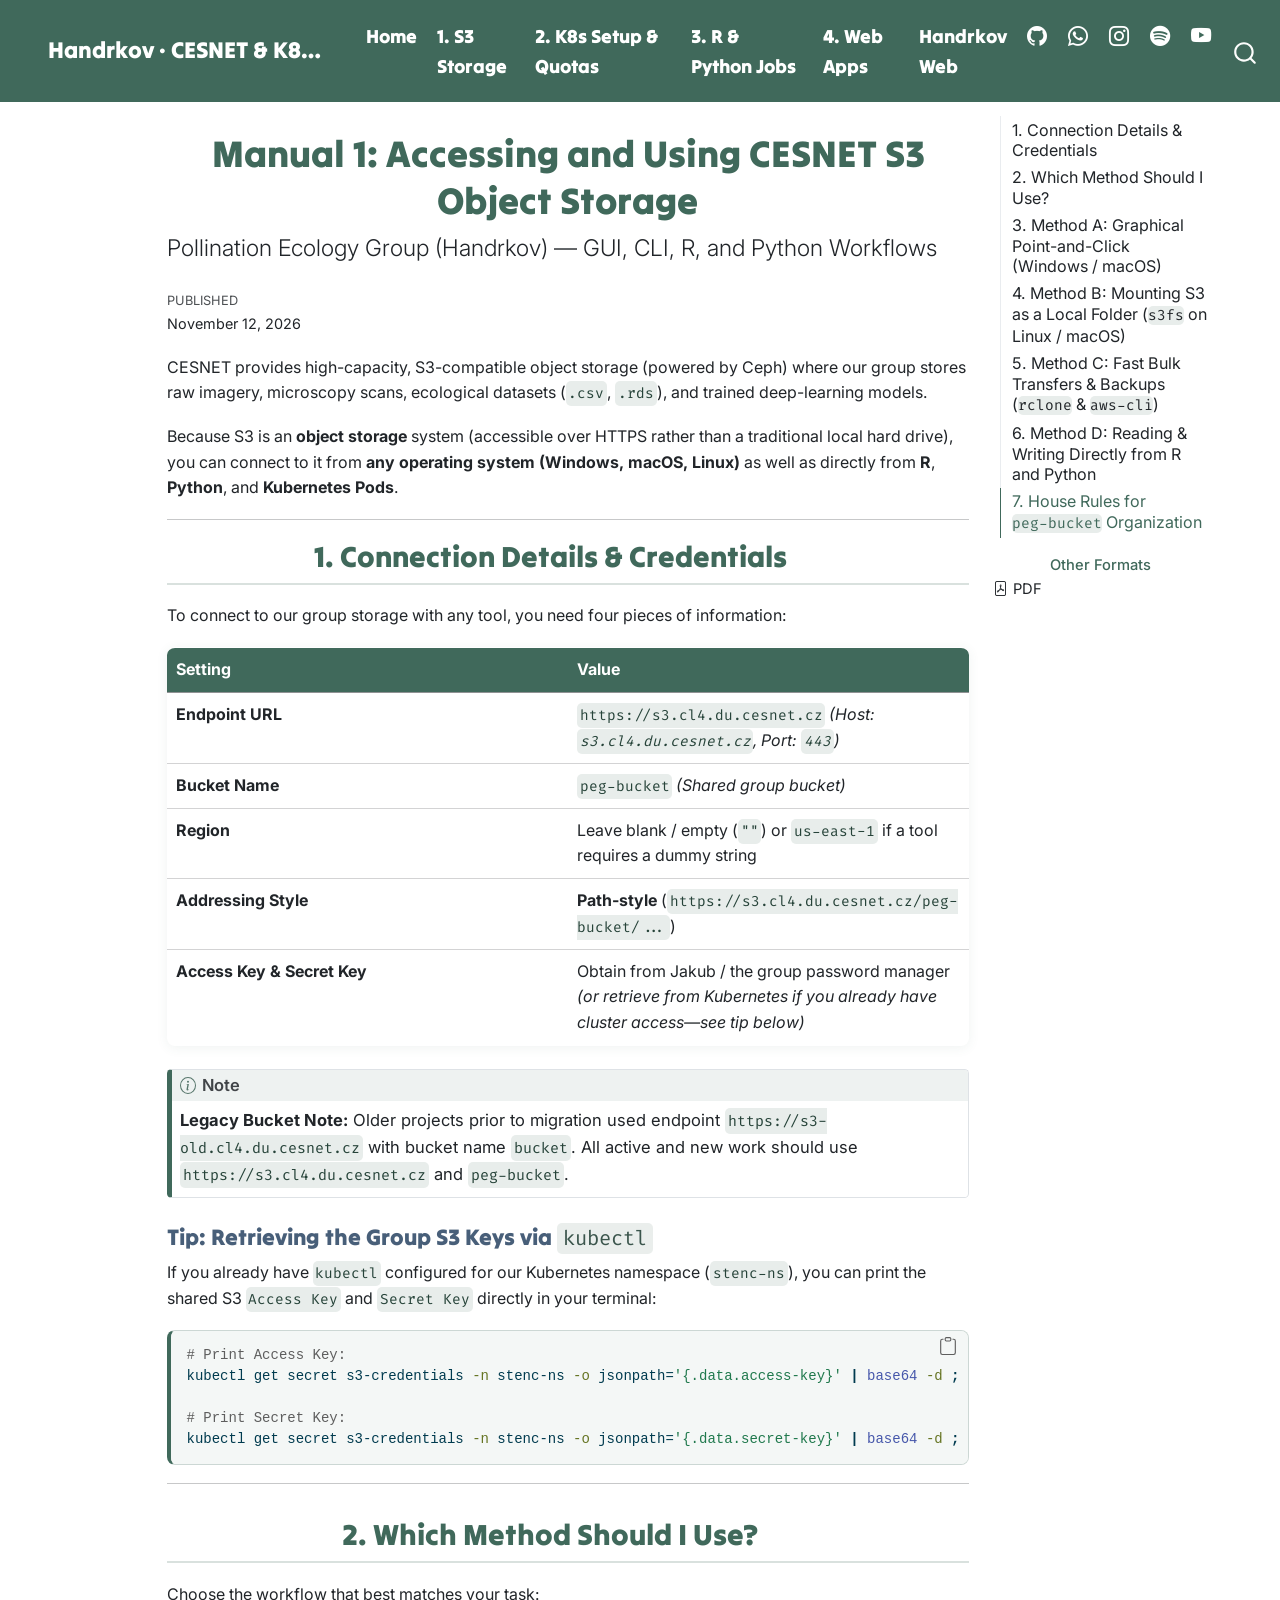
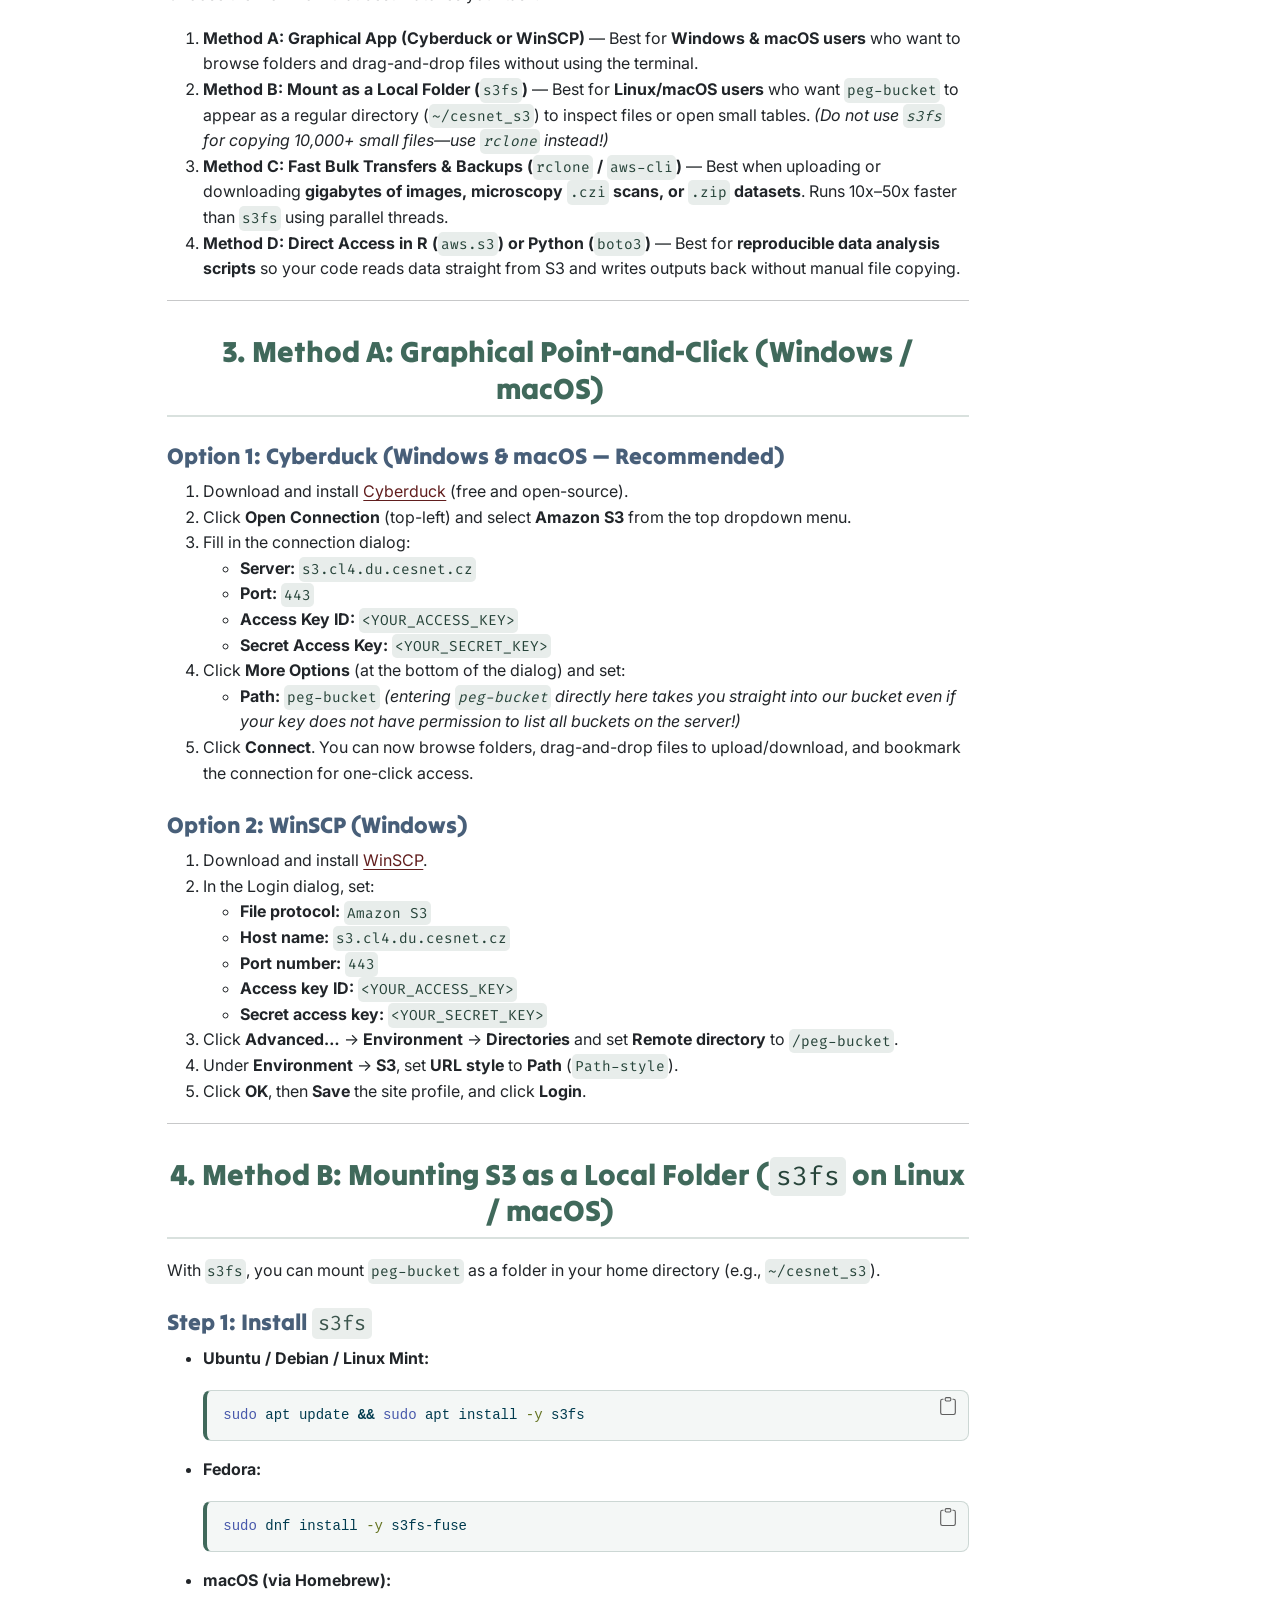
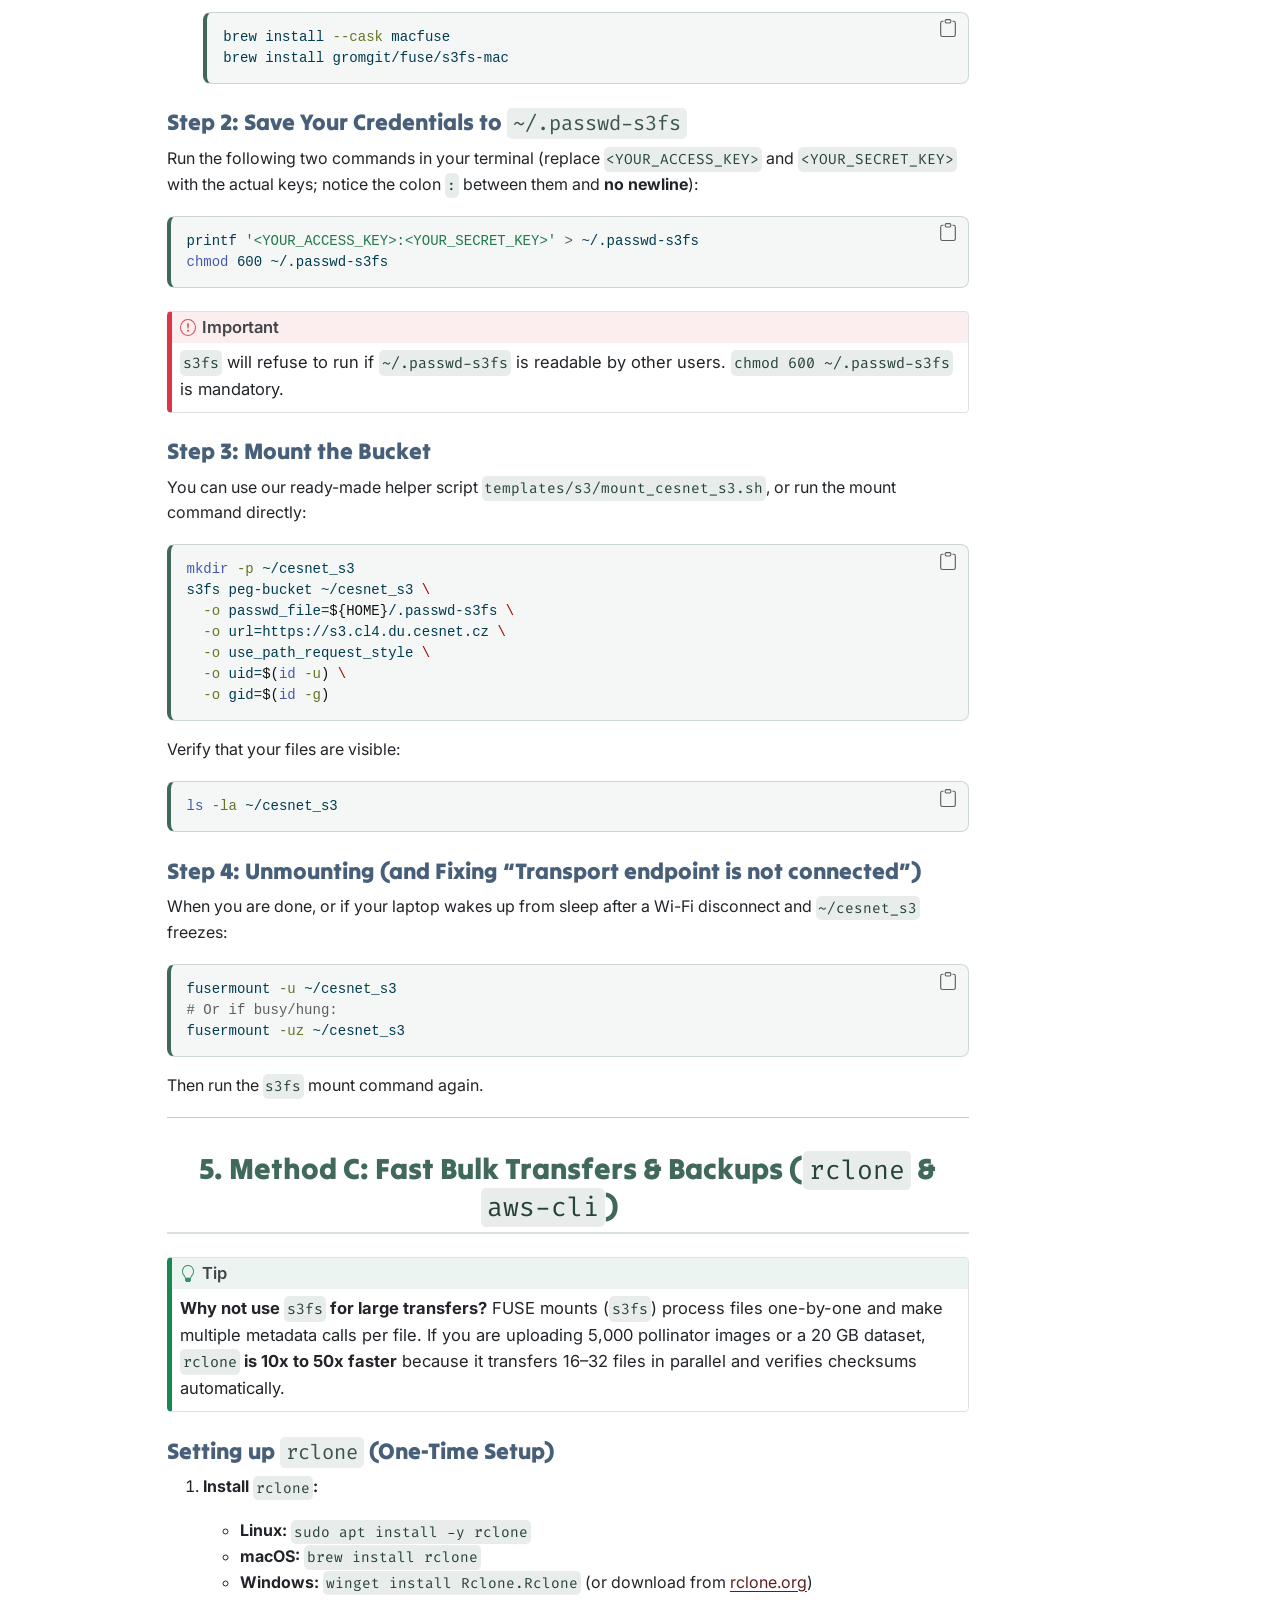
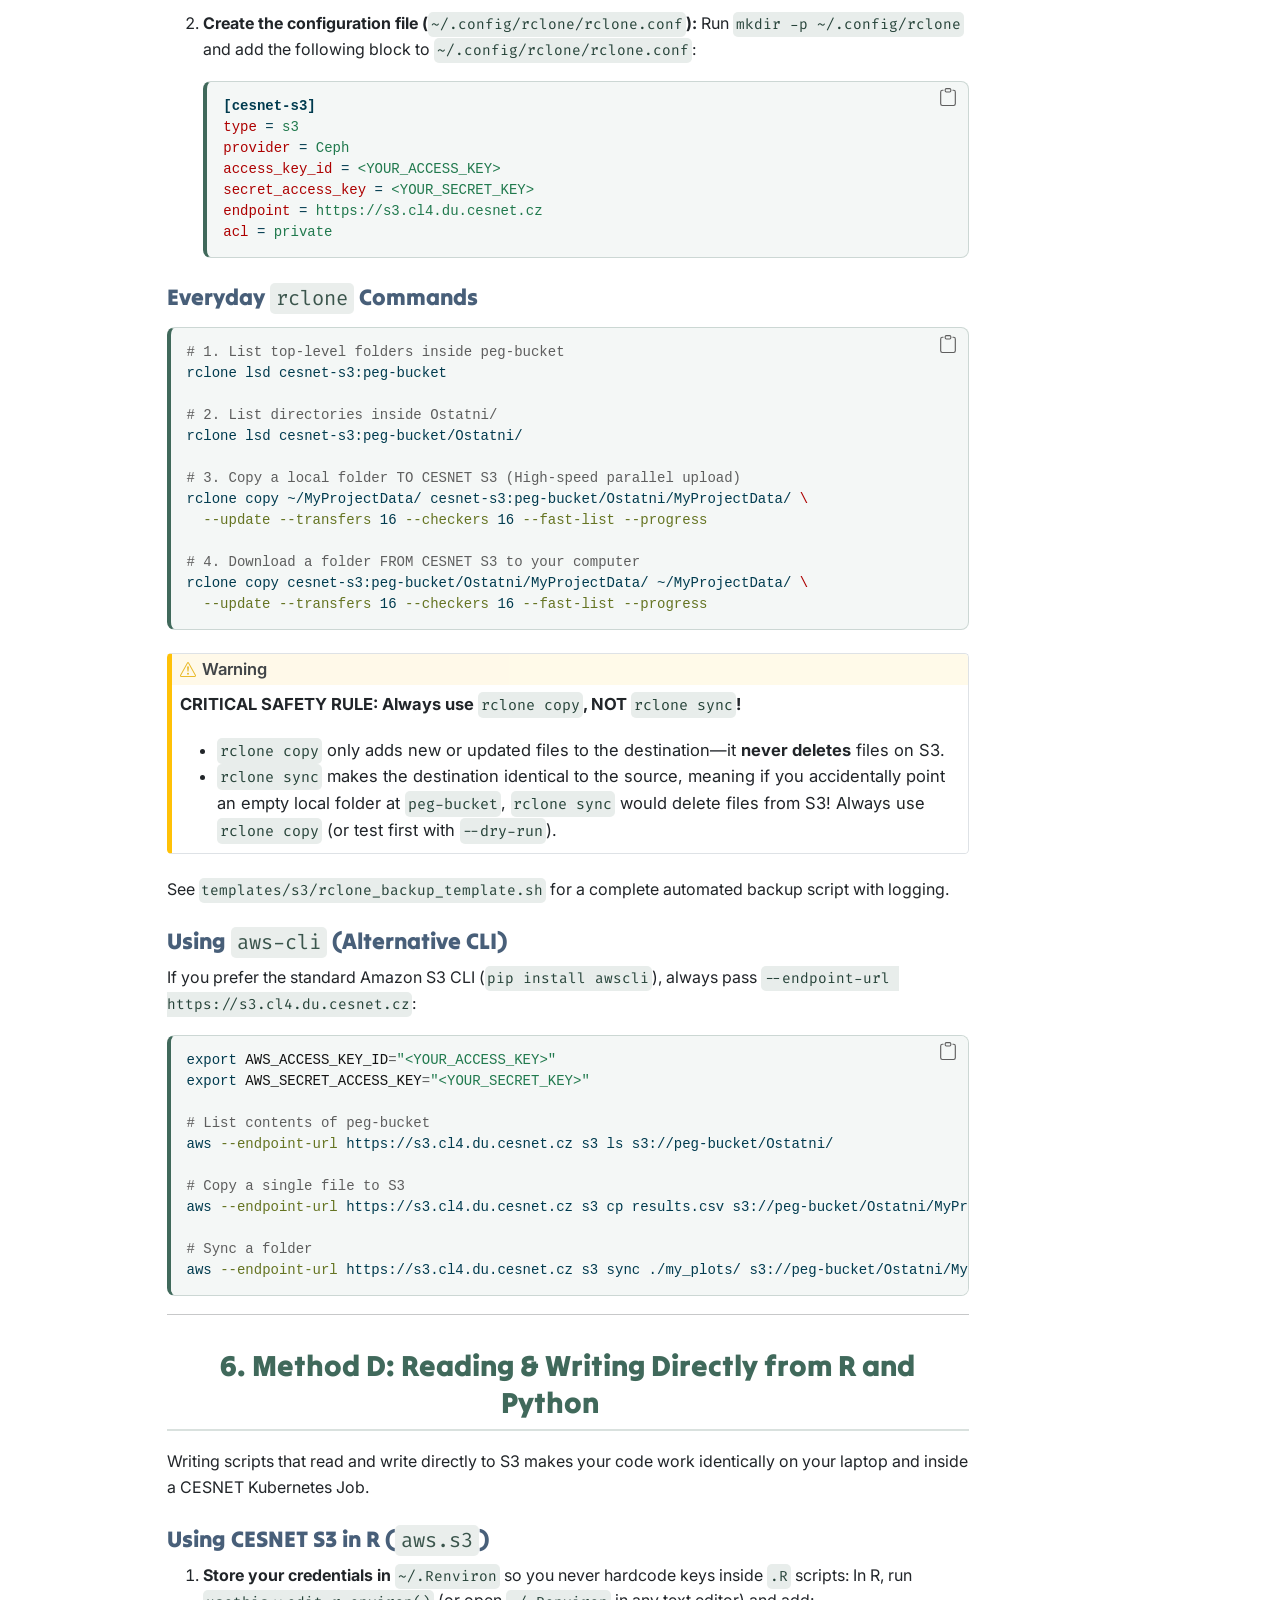
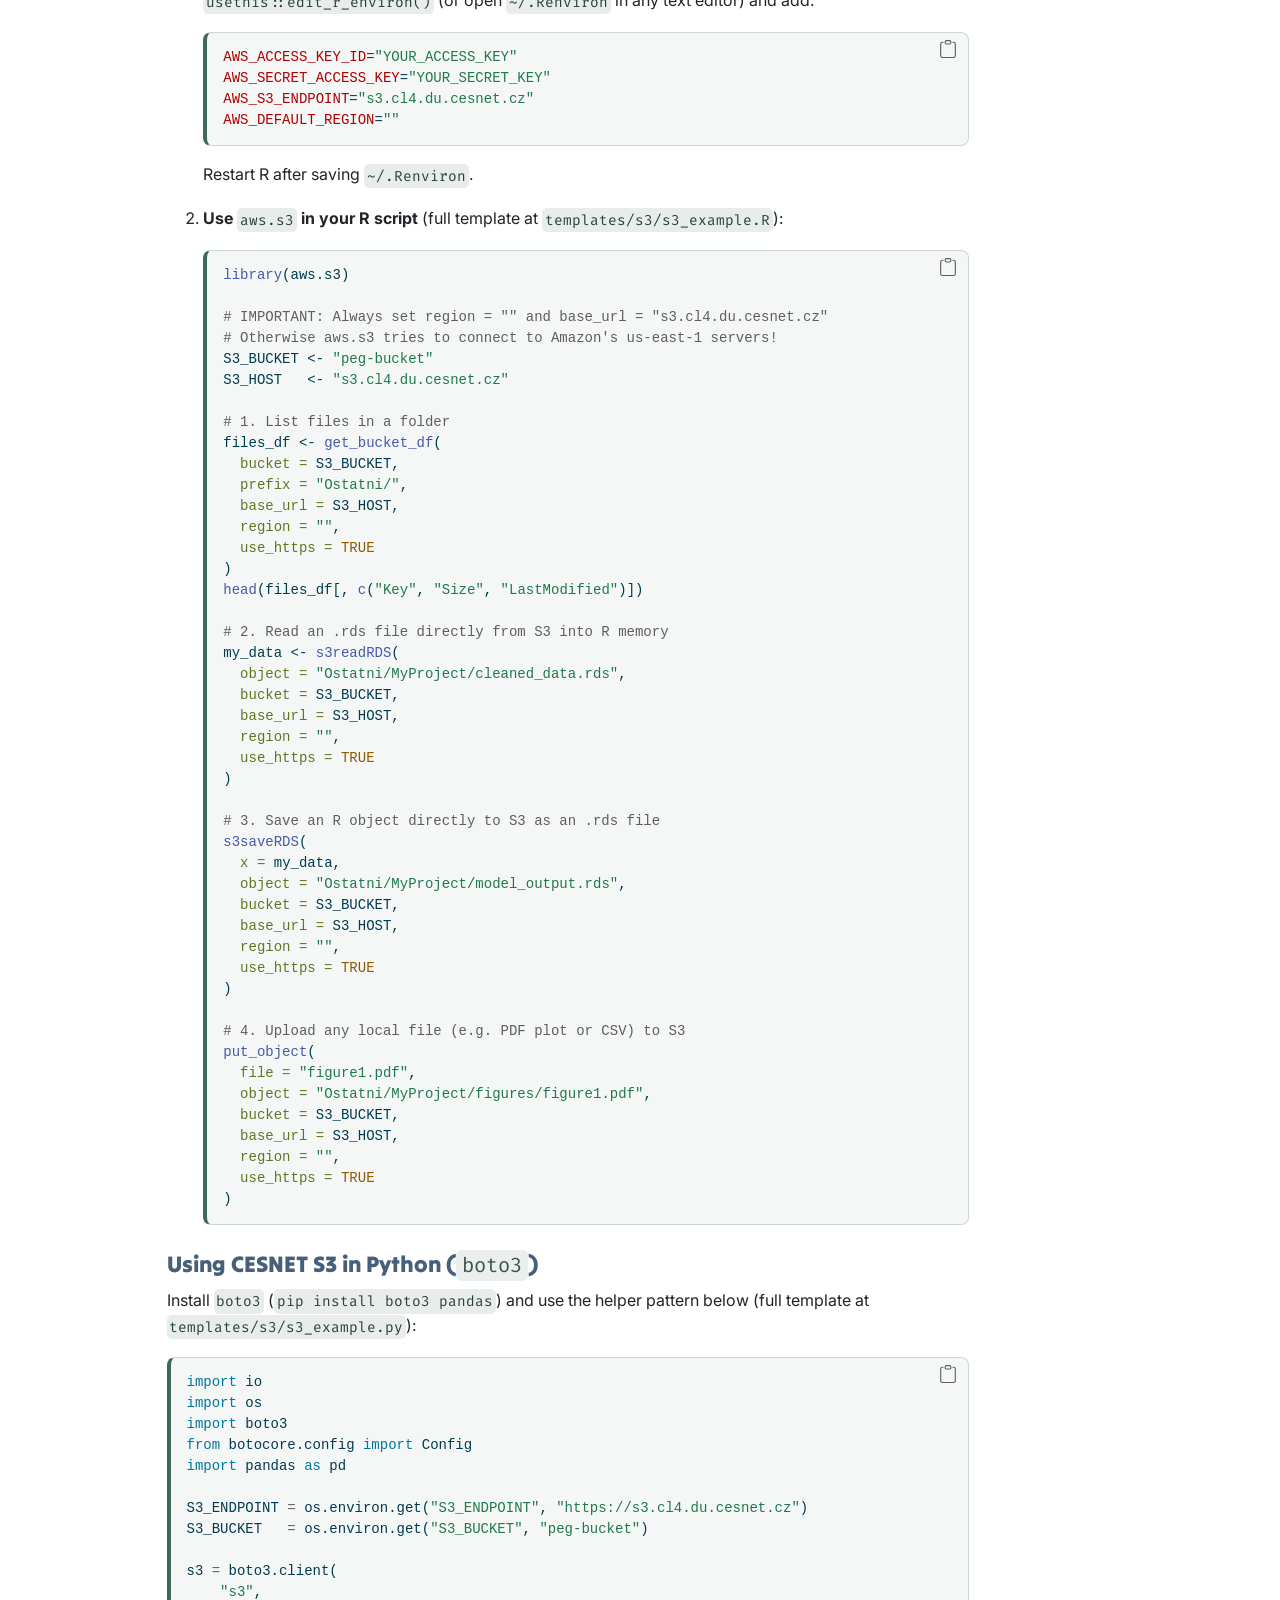
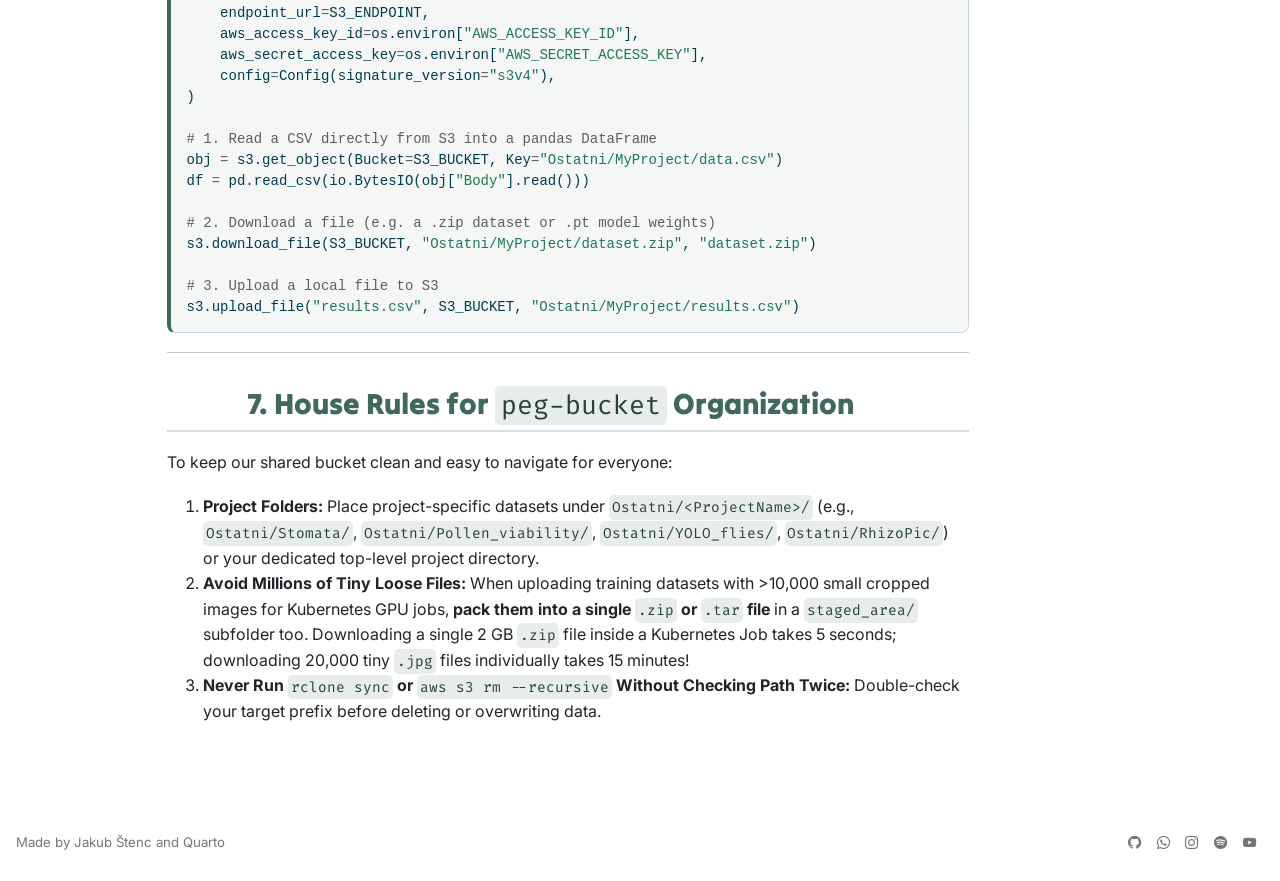
<file: docs/01_CESNET_S3_Storage_Manual.html>
<!DOCTYPE html>
<html xmlns="http://www.w3.org/1999/xhtml" lang="en" xml:lang="en"><head>

<meta charset="utf-8">
<meta name="generator" content="quarto-1.8.25">

<meta name="viewport" content="width=device-width, initial-scale=1.0, user-scalable=yes">

<meta name="dcterms.date" content="2026-11-12">

<title>Manual 1: Accessing and Using CESNET S3 Object Storage – Handrkov · CESNET &amp; K8s Manuals</title>
<style>
code{white-space: pre-wrap;}
span.smallcaps{font-variant: small-caps;}
div.columns{display: flex; gap: min(4vw, 1.5em);}
div.column{flex: auto; overflow-x: auto;}
div.hanging-indent{margin-left: 1.5em; text-indent: -1.5em;}
ul.task-list{list-style: none;}
ul.task-list li input[type="checkbox"] {
  width: 0.8em;
  margin: 0 0.8em 0.2em -1em; /* quarto-specific, see https://github.com/quarto-dev/quarto-cli/issues/4556 */ 
  vertical-align: middle;
}
/* CSS for syntax highlighting */
html { -webkit-text-size-adjust: 100%; }
pre > code.sourceCode { white-space: pre; position: relative; }
pre > code.sourceCode > span { display: inline-block; line-height: 1.25; }
pre > code.sourceCode > span:empty { height: 1.2em; }
.sourceCode { overflow: visible; }
code.sourceCode > span { color: inherit; text-decoration: inherit; }
div.sourceCode { margin: 1em 0; }
pre.sourceCode { margin: 0; }
@media screen {
div.sourceCode { overflow: auto; }
}
@media print {
pre > code.sourceCode { white-space: pre-wrap; }
pre > code.sourceCode > span { text-indent: -5em; padding-left: 5em; }
}
pre.numberSource code
  { counter-reset: source-line 0; }
pre.numberSource code > span
  { position: relative; left: -4em; counter-increment: source-line; }
pre.numberSource code > span > a:first-child::before
  { content: counter(source-line);
    position: relative; left: -1em; text-align: right; vertical-align: baseline;
    border: none; display: inline-block;
    -webkit-touch-callout: none; -webkit-user-select: none;
    -khtml-user-select: none; -moz-user-select: none;
    -ms-user-select: none; user-select: none;
    padding: 0 4px; width: 4em;
  }
pre.numberSource { margin-left: 3em;  padding-left: 4px; }
div.sourceCode
  {   }
@media screen {
pre > code.sourceCode > span > a:first-child::before { text-decoration: underline; }
}
</style>


<script src="site_libs/quarto-nav/quarto-nav.js"></script>
<script src="site_libs/quarto-nav/headroom.min.js"></script>
<script src="site_libs/clipboard/clipboard.min.js"></script>
<script src="site_libs/quarto-search/autocomplete.umd.js"></script>
<script src="site_libs/quarto-search/fuse.min.js"></script>
<script src="site_libs/quarto-search/quarto-search.js"></script>
<meta name="quarto:offset" content="./">
<script src="site_libs/quarto-html/quarto.js" type="module"></script>
<script src="site_libs/quarto-html/tabsets/tabsets.js" type="module"></script>
<script src="site_libs/quarto-html/axe/axe-check.js" type="module"></script>
<script src="site_libs/quarto-html/popper.min.js"></script>
<script src="site_libs/quarto-html/tippy.umd.min.js"></script>
<script src="site_libs/quarto-html/anchor.min.js"></script>
<link href="site_libs/quarto-html/tippy.css" rel="stylesheet">
<link href="site_libs/quarto-html/quarto-syntax-highlighting-7b89279ff1a6dce999919e0e67d4d9ec.css" rel="stylesheet" id="quarto-text-highlighting-styles">
<script src="site_libs/bootstrap/bootstrap.min.js"></script>
<link href="site_libs/bootstrap/bootstrap-icons.css" rel="stylesheet">
<link href="site_libs/bootstrap/bootstrap-6cb16981c726903e8fe7b6d277202c57.min.css" rel="stylesheet" append-hash="true" id="quarto-bootstrap" data-mode="light">
<script id="quarto-search-options" type="application/json">{
  "location": "navbar",
  "copy-button": false,
  "collapse-after": 3,
  "panel-placement": "end",
  "type": "overlay",
  "limit": 50,
  "keyboard-shortcut": [
    "f",
    "/",
    "s"
  ],
  "show-item-context": false,
  "language": {
    "search-no-results-text": "No results",
    "search-matching-documents-text": "matching documents",
    "search-copy-link-title": "Copy link to search",
    "search-hide-matches-text": "Hide additional matches",
    "search-more-match-text": "more match in this document",
    "search-more-matches-text": "more matches in this document",
    "search-clear-button-title": "Clear",
    "search-text-placeholder": "",
    "search-detached-cancel-button-title": "Cancel",
    "search-submit-button-title": "Submit",
    "search-label": "Search"
  }
}</script>


</head>

<body class="nav-fixed quarto-light">

<div id="quarto-search-results"></div>
  <header id="quarto-header" class="headroom fixed-top">
    <nav class="navbar navbar-expand-lg " data-bs-theme="dark">
      <div class="navbar-container container-fluid">
      <div class="navbar-brand-container mx-auto">
    <a href="./index.html" class="navbar-brand navbar-brand-logo">
    </a>
    <a class="navbar-brand" href="./index.html">
    <span class="navbar-title">Handrkov · CESNET &amp; K8s Manuals</span>
    </a>
  </div>
            <div id="quarto-search" class="" title="Search"></div>
          <button class="navbar-toggler" type="button" data-bs-toggle="collapse" data-bs-target="#navbarCollapse" aria-controls="navbarCollapse" role="menu" aria-expanded="false" aria-label="Toggle navigation" onclick="if (window.quartoToggleHeadroom) { window.quartoToggleHeadroom(); }">
  <span class="navbar-toggler-icon"></span>
</button>
          <div class="collapse navbar-collapse" id="navbarCollapse">
            <ul class="navbar-nav navbar-nav-scroll me-auto">
  <li class="nav-item">
    <a class="nav-link" href="./index.html"> 
<span class="menu-text">Home</span></a>
  </li>  
  <li class="nav-item">
    <a class="nav-link active" href="./01_CESNET_S3_Storage_Manual.html" aria-current="page"> 
<span class="menu-text">1. S3 Storage</span></a>
  </li>  
  <li class="nav-item">
    <a class="nav-link" href="./02_Kubernetes_Getting_Started.html"> 
<span class="menu-text">2. K8s Setup &amp; Quotas</span></a>
  </li>  
  <li class="nav-item">
    <a class="nav-link" href="./03_Running_R_and_Python_Scripts_on_K8s.html"> 
<span class="menu-text">3. R &amp; Python Jobs</span></a>
  </li>  
  <li class="nav-item">
    <a class="nav-link" href="./04_Deploying_Web_Apps_on_K8s.html"> 
<span class="menu-text">4. Web Apps</span></a>
  </li>  
</ul>
            <ul class="navbar-nav navbar-nav-scroll ms-auto">
  <li class="nav-item">
    <a class="nav-link" href="https://pollination-ecology-group.github.io/Handrkov/"> 
<span class="menu-text">Handrkov Web</span></a>
  </li>  
  <li class="nav-item compact">
    <a class="nav-link" href="https://github.com/Pollination-Ecology-Group/CESNET_Manuals"> <i class="bi bi-github" role="img">
</i> 
<span class="menu-text"></span></a>
  </li>  
  <li class="nav-item compact">
    <a class="nav-link" href="https://wa.me/420774553734"> <i class="bi bi-whatsapp" role="img">
</i> 
<span class="menu-text"></span></a>
  </li>  
  <li class="nav-item compact">
    <a class="nav-link" href="https://www.instagram.com/opylovaci_handrkov_/"> <i class="bi bi-instagram" role="img">
</i> 
<span class="menu-text"></span></a>
  </li>  
  <li class="nav-item compact">
    <a class="nav-link" href="https://open.spotify.com/show/3ypxSzPMkd4TOepn3oTrVl"> <i class="bi bi-spotify" role="img">
</i> 
<span class="menu-text"></span></a>
  </li>  
  <li class="nav-item compact">
    <a class="nav-link" href="https://www.youtube.com/@opylovaci_podcast"> <i class="bi bi-youtube" role="img">
</i> 
<span class="menu-text"></span></a>
  </li>  
</ul>
          </div> <!-- /navcollapse -->
            <div class="quarto-navbar-tools">
</div>
      </div> <!-- /container-fluid -->
    </nav>
</header>
<!-- content -->
<div id="quarto-content" class="quarto-container page-columns page-rows-contents page-layout-article page-navbar">
<!-- sidebar -->
<!-- margin-sidebar -->
    <div id="quarto-margin-sidebar" class="sidebar margin-sidebar">
        <nav id="TOC" role="doc-toc" class="toc-active">
    <h2 id="toc-title">On this page</h2>
   
  <ul>
  <li><a href="#connection-details-credentials" id="toc-connection-details-credentials" class="nav-link active" data-scroll-target="#connection-details-credentials">1. Connection Details &amp; Credentials</a>
  <ul class="collapse">
  <li><a href="#tip-retrieving-the-group-s3-keys-via-kubectl" id="toc-tip-retrieving-the-group-s3-keys-via-kubectl" class="nav-link" data-scroll-target="#tip-retrieving-the-group-s3-keys-via-kubectl">Tip: Retrieving the Group S3 Keys via <code>kubectl</code></a></li>
  </ul></li>
  <li><a href="#which-method-should-i-use" id="toc-which-method-should-i-use" class="nav-link" data-scroll-target="#which-method-should-i-use">2. Which Method Should I Use?</a></li>
  <li><a href="#method-a-graphical-point-and-click-windows-macos" id="toc-method-a-graphical-point-and-click-windows-macos" class="nav-link" data-scroll-target="#method-a-graphical-point-and-click-windows-macos">3. Method A: Graphical Point-and-Click (Windows / macOS)</a>
  <ul class="collapse">
  <li><a href="#option-1-cyberduck-windows-macos-recommended" id="toc-option-1-cyberduck-windows-macos-recommended" class="nav-link" data-scroll-target="#option-1-cyberduck-windows-macos-recommended">Option 1: Cyberduck (Windows &amp; macOS — Recommended)</a></li>
  <li><a href="#option-2-winscp-windows" id="toc-option-2-winscp-windows" class="nav-link" data-scroll-target="#option-2-winscp-windows">Option 2: WinSCP (Windows)</a></li>
  </ul></li>
  <li><a href="#method-b-mounting-s3-as-a-local-folder-s3fs-on-linux-macos" id="toc-method-b-mounting-s3-as-a-local-folder-s3fs-on-linux-macos" class="nav-link" data-scroll-target="#method-b-mounting-s3-as-a-local-folder-s3fs-on-linux-macos">4. Method B: Mounting S3 as a Local Folder (<code>s3fs</code> on Linux / macOS)</a>
  <ul class="collapse">
  <li><a href="#step-1-install-s3fs" id="toc-step-1-install-s3fs" class="nav-link" data-scroll-target="#step-1-install-s3fs">Step 1: Install <code>s3fs</code></a></li>
  <li><a href="#step-2-save-your-credentials-to-.passwd-s3fs" id="toc-step-2-save-your-credentials-to-.passwd-s3fs" class="nav-link" data-scroll-target="#step-2-save-your-credentials-to-.passwd-s3fs">Step 2: Save Your Credentials to <code>~/.passwd-s3fs</code></a></li>
  <li><a href="#step-3-mount-the-bucket" id="toc-step-3-mount-the-bucket" class="nav-link" data-scroll-target="#step-3-mount-the-bucket">Step 3: Mount the Bucket</a></li>
  <li><a href="#step-4-unmounting-and-fixing-transport-endpoint-is-not-connected" id="toc-step-4-unmounting-and-fixing-transport-endpoint-is-not-connected" class="nav-link" data-scroll-target="#step-4-unmounting-and-fixing-transport-endpoint-is-not-connected">Step 4: Unmounting (and Fixing “Transport endpoint is not connected”)</a></li>
  </ul></li>
  <li><a href="#method-c-fast-bulk-transfers-backups-rclone-aws-cli" id="toc-method-c-fast-bulk-transfers-backups-rclone-aws-cli" class="nav-link" data-scroll-target="#method-c-fast-bulk-transfers-backups-rclone-aws-cli">5. Method C: Fast Bulk Transfers &amp; Backups (<code>rclone</code> &amp; <code>aws-cli</code>)</a>
  <ul class="collapse">
  <li><a href="#setting-up-rclone-one-time-setup" id="toc-setting-up-rclone-one-time-setup" class="nav-link" data-scroll-target="#setting-up-rclone-one-time-setup">Setting up <code>rclone</code> (One-Time Setup)</a></li>
  <li><a href="#everyday-rclone-commands" id="toc-everyday-rclone-commands" class="nav-link" data-scroll-target="#everyday-rclone-commands">Everyday <code>rclone</code> Commands</a></li>
  <li><a href="#using-aws-cli-alternative-cli" id="toc-using-aws-cli-alternative-cli" class="nav-link" data-scroll-target="#using-aws-cli-alternative-cli">Using <code>aws-cli</code> (Alternative CLI)</a></li>
  </ul></li>
  <li><a href="#method-d-reading-writing-directly-from-r-and-python" id="toc-method-d-reading-writing-directly-from-r-and-python" class="nav-link" data-scroll-target="#method-d-reading-writing-directly-from-r-and-python">6. Method D: Reading &amp; Writing Directly from R and Python</a>
  <ul class="collapse">
  <li><a href="#using-cesnet-s3-in-r-aws.s3" id="toc-using-cesnet-s3-in-r-aws.s3" class="nav-link" data-scroll-target="#using-cesnet-s3-in-r-aws.s3">Using CESNET S3 in R (<code>aws.s3</code>)</a></li>
  <li><a href="#using-cesnet-s3-in-python-boto3" id="toc-using-cesnet-s3-in-python-boto3" class="nav-link" data-scroll-target="#using-cesnet-s3-in-python-boto3">Using CESNET S3 in Python (<code>boto3</code>)</a></li>
  </ul></li>
  <li><a href="#house-rules-for-peg-bucket-organization" id="toc-house-rules-for-peg-bucket-organization" class="nav-link" data-scroll-target="#house-rules-for-peg-bucket-organization">7. House Rules for <code>peg-bucket</code> Organization</a></li>
  </ul>
<div class="quarto-alternate-formats"><h2>Other Formats</h2><ul><li><a href="01_CESNET_S3_Storage_Manual.pdf"><i class="bi bi-file-pdf"></i>PDF</a></li></ul></div></nav>
    </div>
<!-- main -->
<main class="content" id="quarto-document-content">

<header id="title-block-header" class="quarto-title-block default">
<div class="quarto-title">
<h1 class="title">Manual 1: Accessing and Using CESNET S3 Object Storage</h1>
<p class="subtitle lead">Pollination Ecology Group (Handrkov) — GUI, CLI, R, and Python Workflows</p>
</div>



<div class="quarto-title-meta">

    
    <div>
    <div class="quarto-title-meta-heading">Published</div>
    <div class="quarto-title-meta-contents">
      <p class="date">November 12, 2026</p>
    </div>
  </div>
  
    
  </div>
  


</header>


<p>CESNET provides high-capacity, S3-compatible object storage (powered by Ceph) where our group stores raw imagery, microscopy scans, ecological datasets (<code>.csv</code>, <code>.rds</code>), and trained deep-learning models.</p>
<p>Because S3 is an <strong>object storage</strong> system (accessible over HTTPS rather than a traditional local hard drive), you can connect to it from <strong>any operating system (Windows, macOS, Linux)</strong> as well as directly from <strong>R</strong>, <strong>Python</strong>, and <strong>Kubernetes Pods</strong>.</p>
<hr>
<section id="connection-details-credentials" class="level2">
<h2 class="anchored" data-anchor-id="connection-details-credentials">1. Connection Details &amp; Credentials</h2>
<p>To connect to our group storage with any tool, you need four pieces of information:</p>
<table class="caption-top table">
<colgroup>
<col style="width: 50%">
<col style="width: 50%">
</colgroup>
<thead>
<tr class="header">
<th style="text-align: left;">Setting</th>
<th style="text-align: left;">Value</th>
</tr>
</thead>
<tbody>
<tr class="odd">
<td style="text-align: left;"><strong>Endpoint URL</strong></td>
<td style="text-align: left;"><code>https://s3.cl4.du.cesnet.cz</code> <em>(Host: <code>s3.cl4.du.cesnet.cz</code>, Port: <code>443</code>)</em></td>
</tr>
<tr class="even">
<td style="text-align: left;"><strong>Bucket Name</strong></td>
<td style="text-align: left;"><code>peg-bucket</code> <em>(Shared group bucket)</em></td>
</tr>
<tr class="odd">
<td style="text-align: left;"><strong>Region</strong></td>
<td style="text-align: left;">Leave blank / empty (<code>""</code>) or <code>us-east-1</code> if a tool requires a dummy string</td>
</tr>
<tr class="even">
<td style="text-align: left;"><strong>Addressing Style</strong></td>
<td style="text-align: left;"><strong>Path-style</strong> (<code>https://s3.cl4.du.cesnet.cz/peg-bucket/...</code>)</td>
</tr>
<tr class="odd">
<td style="text-align: left;"><strong>Access Key &amp; Secret Key</strong></td>
<td style="text-align: left;">Obtain from Jakub / the group password manager <em>(or retrieve from Kubernetes if you already have cluster access—see tip below)</em></td>
</tr>
</tbody>
</table>
<div class="callout callout-style-default callout-note callout-titled">
<div class="callout-header d-flex align-content-center">
<div class="callout-icon-container">
<i class="callout-icon"></i>
</div>
<div class="callout-title-container flex-fill">
Note
</div>
</div>
<div class="callout-body-container callout-body">
<p><strong>Legacy Bucket Note:</strong> Older projects prior to migration used endpoint <code>https://s3-old.cl4.du.cesnet.cz</code> with bucket name <code>bucket</code>. All active and new work should use <code>https://s3.cl4.du.cesnet.cz</code> and <code>peg-bucket</code>.</p>
</div>
</div>
<section id="tip-retrieving-the-group-s3-keys-via-kubectl" class="level3">
<h3 class="anchored" data-anchor-id="tip-retrieving-the-group-s3-keys-via-kubectl">Tip: Retrieving the Group S3 Keys via <code>kubectl</code></h3>
<p>If you already have <code>kubectl</code> configured for our Kubernetes namespace (<code>stenc-ns</code>), you can print the shared S3 <code>Access Key</code> and <code>Secret Key</code> directly in your terminal:</p>
<div class="code-copy-outer-scaffold"><div class="sourceCode" id="cb1"><pre class="sourceCode bash code-with-copy"><code class="sourceCode bash"><span id="cb1-1"><a href="#cb1-1" aria-hidden="true" tabindex="-1"></a><span class="co"># Print Access Key:</span></span>
<span id="cb1-2"><a href="#cb1-2" aria-hidden="true" tabindex="-1"></a><span class="ex">kubectl</span> get secret s3-credentials <span class="at">-n</span> stenc-ns <span class="at">-o</span> jsonpath=<span class="st">'{.data.access-key}'</span> <span class="kw">|</span> <span class="fu">base64</span> <span class="at">-d</span> <span class="kw">;</span> <span class="bu">echo</span></span>
<span id="cb1-3"><a href="#cb1-3" aria-hidden="true" tabindex="-1"></a></span>
<span id="cb1-4"><a href="#cb1-4" aria-hidden="true" tabindex="-1"></a><span class="co"># Print Secret Key:</span></span>
<span id="cb1-5"><a href="#cb1-5" aria-hidden="true" tabindex="-1"></a><span class="ex">kubectl</span> get secret s3-credentials <span class="at">-n</span> stenc-ns <span class="at">-o</span> jsonpath=<span class="st">'{.data.secret-key}'</span> <span class="kw">|</span> <span class="fu">base64</span> <span class="at">-d</span> <span class="kw">;</span> <span class="bu">echo</span></span></code></pre></div><button title="Copy to Clipboard" class="code-copy-button"><i class="bi"></i></button></div>
<hr>
</section>
</section>
<section id="which-method-should-i-use" class="level2">
<h2 class="anchored" data-anchor-id="which-method-should-i-use">2. Which Method Should I Use?</h2>
<p>Choose the workflow that best matches your task:</p>
<ol type="1">
<li><strong>Method A: Graphical App (Cyberduck or WinSCP)</strong> — Best for <strong>Windows &amp; macOS users</strong> who want to browse folders and drag-and-drop files without using the terminal.</li>
<li><strong>Method B: Mount as a Local Folder (<code>s3fs</code>)</strong> — Best for <strong>Linux/macOS users</strong> who want <code>peg-bucket</code> to appear as a regular directory (<code>~/cesnet_s3</code>) to inspect files or open small tables. <em>(Do not use <code>s3fs</code> for copying 10,000+ small files—use <code>rclone</code> instead!)</em></li>
<li><strong>Method C: Fast Bulk Transfers &amp; Backups (<code>rclone</code> / <code>aws-cli</code>)</strong> — Best when uploading or downloading <strong>gigabytes of images, microscopy <code>.czi</code> scans, or <code>.zip</code> datasets</strong>. Runs 10x–50x faster than <code>s3fs</code> using parallel threads.</li>
<li><strong>Method D: Direct Access in R (<code>aws.s3</code>) or Python (<code>boto3</code>)</strong> — Best for <strong>reproducible data analysis scripts</strong> so your code reads data straight from S3 and writes outputs back without manual file copying.</li>
</ol>
<hr>
</section>
<section id="method-a-graphical-point-and-click-windows-macos" class="level2">
<h2 class="anchored" data-anchor-id="method-a-graphical-point-and-click-windows-macos">3. Method A: Graphical Point-and-Click (Windows / macOS)</h2>
<section id="option-1-cyberduck-windows-macos-recommended" class="level3">
<h3 class="anchored" data-anchor-id="option-1-cyberduck-windows-macos-recommended">Option 1: Cyberduck (Windows &amp; macOS — Recommended)</h3>
<ol type="1">
<li>Download and install <a href="https://cyberduck.io/">Cyberduck</a> (free and open-source).</li>
<li>Click <strong>Open Connection</strong> (top-left) and select <strong>Amazon S3</strong> from the top dropdown menu.</li>
<li>Fill in the connection dialog:
<ul>
<li><strong>Server:</strong> <code>s3.cl4.du.cesnet.cz</code></li>
<li><strong>Port:</strong> <code>443</code></li>
<li><strong>Access Key ID:</strong> <code>&lt;YOUR_ACCESS_KEY&gt;</code></li>
<li><strong>Secret Access Key:</strong> <code>&lt;YOUR_SECRET_KEY&gt;</code></li>
</ul></li>
<li>Click <strong>More Options</strong> (at the bottom of the dialog) and set:
<ul>
<li><strong>Path:</strong> <code>peg-bucket</code> <em>(entering <code>peg-bucket</code> directly here takes you straight into our bucket even if your key does not have permission to list all buckets on the server!)</em></li>
</ul></li>
<li>Click <strong>Connect</strong>. You can now browse folders, drag-and-drop files to upload/download, and bookmark the connection for one-click access.</li>
</ol>
</section>
<section id="option-2-winscp-windows" class="level3">
<h3 class="anchored" data-anchor-id="option-2-winscp-windows">Option 2: WinSCP (Windows)</h3>
<ol type="1">
<li>Download and install <a href="https://winscp.net/">WinSCP</a>.</li>
<li>In the Login dialog, set:
<ul>
<li><strong>File protocol:</strong> <code>Amazon S3</code></li>
<li><strong>Host name:</strong> <code>s3.cl4.du.cesnet.cz</code></li>
<li><strong>Port number:</strong> <code>443</code></li>
<li><strong>Access key ID:</strong> <code>&lt;YOUR_ACCESS_KEY&gt;</code></li>
<li><strong>Secret access key:</strong> <code>&lt;YOUR_SECRET_KEY&gt;</code></li>
</ul></li>
<li>Click <strong>Advanced…</strong> -&gt; <strong>Environment</strong> -&gt; <strong>Directories</strong> and set <strong>Remote directory</strong> to <code>/peg-bucket</code>.</li>
<li>Under <strong>Environment</strong> -&gt; <strong>S3</strong>, set <strong>URL style</strong> to <strong>Path</strong> (<code>Path-style</code>).</li>
<li>Click <strong>OK</strong>, then <strong>Save</strong> the site profile, and click <strong>Login</strong>.</li>
</ol>
<hr>
</section>
</section>
<section id="method-b-mounting-s3-as-a-local-folder-s3fs-on-linux-macos" class="level2">
<h2 class="anchored" data-anchor-id="method-b-mounting-s3-as-a-local-folder-s3fs-on-linux-macos">4. Method B: Mounting S3 as a Local Folder (<code>s3fs</code> on Linux / macOS)</h2>
<p>With <code>s3fs</code>, you can mount <code>peg-bucket</code> as a folder in your home directory (e.g., <code>~/cesnet_s3</code>).</p>
<section id="step-1-install-s3fs" class="level3">
<h3 class="anchored" data-anchor-id="step-1-install-s3fs">Step 1: Install <code>s3fs</code></h3>
<ul>
<li><p><strong>Ubuntu / Debian / Linux Mint:</strong></p>
<div class="code-copy-outer-scaffold"><div class="sourceCode" id="cb2"><pre class="sourceCode bash code-with-copy"><code class="sourceCode bash"><span id="cb2-1"><a href="#cb2-1" aria-hidden="true" tabindex="-1"></a><span class="fu">sudo</span> apt update <span class="kw">&amp;&amp;</span> <span class="fu">sudo</span> apt install <span class="at">-y</span> s3fs</span></code></pre></div><button title="Copy to Clipboard" class="code-copy-button"><i class="bi"></i></button></div></li>
<li><p><strong>Fedora:</strong></p>
<div class="code-copy-outer-scaffold"><div class="sourceCode" id="cb3"><pre class="sourceCode bash code-with-copy"><code class="sourceCode bash"><span id="cb3-1"><a href="#cb3-1" aria-hidden="true" tabindex="-1"></a><span class="fu">sudo</span> dnf install <span class="at">-y</span> s3fs-fuse</span></code></pre></div><button title="Copy to Clipboard" class="code-copy-button"><i class="bi"></i></button></div></li>
<li><p><strong>macOS (via Homebrew):</strong></p>
<div class="code-copy-outer-scaffold"><div class="sourceCode" id="cb4"><pre class="sourceCode bash code-with-copy"><code class="sourceCode bash"><span id="cb4-1"><a href="#cb4-1" aria-hidden="true" tabindex="-1"></a><span class="ex">brew</span> install <span class="at">--cask</span> macfuse</span>
<span id="cb4-2"><a href="#cb4-2" aria-hidden="true" tabindex="-1"></a><span class="ex">brew</span> install gromgit/fuse/s3fs-mac</span></code></pre></div><button title="Copy to Clipboard" class="code-copy-button"><i class="bi"></i></button></div></li>
</ul>
</section>
<section id="step-2-save-your-credentials-to-.passwd-s3fs" class="level3">
<h3 class="anchored" data-anchor-id="step-2-save-your-credentials-to-.passwd-s3fs">Step 2: Save Your Credentials to <code>~/.passwd-s3fs</code></h3>
<p>Run the following two commands in your terminal (replace <code>&lt;YOUR_ACCESS_KEY&gt;</code> and <code>&lt;YOUR_SECRET_KEY&gt;</code> with the actual keys; notice the colon <code>:</code> between them and <strong>no newline</strong>):</p>
<div class="code-copy-outer-scaffold"><div class="sourceCode" id="cb5"><pre class="sourceCode bash code-with-copy"><code class="sourceCode bash"><span id="cb5-1"><a href="#cb5-1" aria-hidden="true" tabindex="-1"></a><span class="bu">printf</span> <span class="st">'&lt;YOUR_ACCESS_KEY&gt;:&lt;YOUR_SECRET_KEY&gt;'</span> <span class="op">&gt;</span> ~/.passwd-s3fs</span>
<span id="cb5-2"><a href="#cb5-2" aria-hidden="true" tabindex="-1"></a><span class="fu">chmod</span> 600 ~/.passwd-s3fs</span></code></pre></div><button title="Copy to Clipboard" class="code-copy-button"><i class="bi"></i></button></div>
<div class="callout callout-style-default callout-important callout-titled">
<div class="callout-header d-flex align-content-center">
<div class="callout-icon-container">
<i class="callout-icon"></i>
</div>
<div class="callout-title-container flex-fill">
Important
</div>
</div>
<div class="callout-body-container callout-body">
<p><code>s3fs</code> will refuse to run if <code>~/.passwd-s3fs</code> is readable by other users. <code>chmod 600 ~/.passwd-s3fs</code> is mandatory.</p>
</div>
</div>
</section>
<section id="step-3-mount-the-bucket" class="level3">
<h3 class="anchored" data-anchor-id="step-3-mount-the-bucket">Step 3: Mount the Bucket</h3>
<p>You can use our ready-made helper script <code>templates/s3/mount_cesnet_s3.sh</code>, or run the mount command directly:</p>
<div class="code-copy-outer-scaffold"><div class="sourceCode" id="cb6"><pre class="sourceCode bash code-with-copy"><code class="sourceCode bash"><span id="cb6-1"><a href="#cb6-1" aria-hidden="true" tabindex="-1"></a><span class="fu">mkdir</span> <span class="at">-p</span> ~/cesnet_s3</span>
<span id="cb6-2"><a href="#cb6-2" aria-hidden="true" tabindex="-1"></a><span class="ex">s3fs</span> peg-bucket ~/cesnet_s3 <span class="dt">\</span></span>
<span id="cb6-3"><a href="#cb6-3" aria-hidden="true" tabindex="-1"></a>  <span class="at">-o</span> passwd_file=<span class="va">${HOME}</span>/.passwd-s3fs <span class="dt">\</span></span>
<span id="cb6-4"><a href="#cb6-4" aria-hidden="true" tabindex="-1"></a>  <span class="at">-o</span> url=https://s3.cl4.du.cesnet.cz <span class="dt">\</span></span>
<span id="cb6-5"><a href="#cb6-5" aria-hidden="true" tabindex="-1"></a>  <span class="at">-o</span> use_path_request_style <span class="dt">\</span></span>
<span id="cb6-6"><a href="#cb6-6" aria-hidden="true" tabindex="-1"></a>  <span class="at">-o</span> uid=<span class="va">$(</span><span class="fu">id</span> <span class="at">-u</span><span class="va">)</span> <span class="dt">\</span></span>
<span id="cb6-7"><a href="#cb6-7" aria-hidden="true" tabindex="-1"></a>  <span class="at">-o</span> gid=<span class="va">$(</span><span class="fu">id</span> <span class="at">-g</span><span class="va">)</span></span></code></pre></div><button title="Copy to Clipboard" class="code-copy-button"><i class="bi"></i></button></div>
<p>Verify that your files are visible:</p>
<div class="code-copy-outer-scaffold"><div class="sourceCode" id="cb7"><pre class="sourceCode bash code-with-copy"><code class="sourceCode bash"><span id="cb7-1"><a href="#cb7-1" aria-hidden="true" tabindex="-1"></a><span class="fu">ls</span> <span class="at">-la</span> ~/cesnet_s3</span></code></pre></div><button title="Copy to Clipboard" class="code-copy-button"><i class="bi"></i></button></div>
</section>
<section id="step-4-unmounting-and-fixing-transport-endpoint-is-not-connected" class="level3">
<h3 class="anchored" data-anchor-id="step-4-unmounting-and-fixing-transport-endpoint-is-not-connected">Step 4: Unmounting (and Fixing “Transport endpoint is not connected”)</h3>
<p>When you are done, or if your laptop wakes up from sleep after a Wi-Fi disconnect and <code>~/cesnet_s3</code> freezes:</p>
<div class="code-copy-outer-scaffold"><div class="sourceCode" id="cb8"><pre class="sourceCode bash code-with-copy"><code class="sourceCode bash"><span id="cb8-1"><a href="#cb8-1" aria-hidden="true" tabindex="-1"></a><span class="ex">fusermount</span> <span class="at">-u</span> ~/cesnet_s3</span>
<span id="cb8-2"><a href="#cb8-2" aria-hidden="true" tabindex="-1"></a><span class="co"># Or if busy/hung:</span></span>
<span id="cb8-3"><a href="#cb8-3" aria-hidden="true" tabindex="-1"></a><span class="ex">fusermount</span> <span class="at">-uz</span> ~/cesnet_s3</span></code></pre></div><button title="Copy to Clipboard" class="code-copy-button"><i class="bi"></i></button></div>
<p>Then run the <code>s3fs</code> mount command again.</p>
<hr>
</section>
</section>
<section id="method-c-fast-bulk-transfers-backups-rclone-aws-cli" class="level2">
<h2 class="anchored" data-anchor-id="method-c-fast-bulk-transfers-backups-rclone-aws-cli">5. Method C: Fast Bulk Transfers &amp; Backups (<code>rclone</code> &amp; <code>aws-cli</code>)</h2>
<div class="callout callout-style-default callout-tip callout-titled">
<div class="callout-header d-flex align-content-center">
<div class="callout-icon-container">
<i class="callout-icon"></i>
</div>
<div class="callout-title-container flex-fill">
Tip
</div>
</div>
<div class="callout-body-container callout-body">
<p><strong>Why not use <code>s3fs</code> for large transfers?</strong> FUSE mounts (<code>s3fs</code>) process files one-by-one and make multiple metadata calls per file. If you are uploading 5,000 pollinator images or a 20 GB dataset, <strong><code>rclone</code> is 10x to 50x faster</strong> because it transfers 16–32 files in parallel and verifies checksums automatically.</p>
</div>
</div>
<section id="setting-up-rclone-one-time-setup" class="level3">
<h3 class="anchored" data-anchor-id="setting-up-rclone-one-time-setup">Setting up <code>rclone</code> (One-Time Setup)</h3>
<ol type="1">
<li><p><strong>Install <code>rclone</code>:</strong></p>
<ul>
<li><strong>Linux:</strong> <code>sudo apt install -y rclone</code></li>
<li><strong>macOS:</strong> <code>brew install rclone</code></li>
<li><strong>Windows:</strong> <code>winget install Rclone.Rclone</code> (or download from <a href="https://rclone.org/downloads/">rclone.org</a>)</li>
</ul></li>
<li><p><strong>Create the configuration file (<code>~/.config/rclone/rclone.conf</code>):</strong> Run <code>mkdir -p ~/.config/rclone</code> and add the following block to <code>~/.config/rclone/rclone.conf</code>:</p>
<div class="code-copy-outer-scaffold"><div class="sourceCode" id="cb9"><pre class="sourceCode ini code-with-copy"><code class="sourceCode ini"><span id="cb9-1"><a href="#cb9-1" aria-hidden="true" tabindex="-1"></a><span class="kw">[cesnet-s3]</span></span>
<span id="cb9-2"><a href="#cb9-2" aria-hidden="true" tabindex="-1"></a><span class="dt">type </span><span class="ot">=</span><span class="st"> s3</span></span>
<span id="cb9-3"><a href="#cb9-3" aria-hidden="true" tabindex="-1"></a><span class="dt">provider </span><span class="ot">=</span><span class="st"> Ceph</span></span>
<span id="cb9-4"><a href="#cb9-4" aria-hidden="true" tabindex="-1"></a><span class="dt">access_key_id </span><span class="ot">=</span><span class="st"> &lt;YOUR_ACCESS_KEY&gt;</span></span>
<span id="cb9-5"><a href="#cb9-5" aria-hidden="true" tabindex="-1"></a><span class="dt">secret_access_key </span><span class="ot">=</span><span class="st"> &lt;YOUR_SECRET_KEY&gt;</span></span>
<span id="cb9-6"><a href="#cb9-6" aria-hidden="true" tabindex="-1"></a><span class="dt">endpoint </span><span class="ot">=</span><span class="st"> https://s3.cl4.du.cesnet.cz</span></span>
<span id="cb9-7"><a href="#cb9-7" aria-hidden="true" tabindex="-1"></a><span class="dt">acl </span><span class="ot">=</span><span class="st"> private</span></span></code></pre></div><button title="Copy to Clipboard" class="code-copy-button"><i class="bi"></i></button></div></li>
</ol>
</section>
<section id="everyday-rclone-commands" class="level3">
<h3 class="anchored" data-anchor-id="everyday-rclone-commands">Everyday <code>rclone</code> Commands</h3>
<div class="code-copy-outer-scaffold"><div class="sourceCode" id="cb10"><pre class="sourceCode bash code-with-copy"><code class="sourceCode bash"><span id="cb10-1"><a href="#cb10-1" aria-hidden="true" tabindex="-1"></a><span class="co"># 1. List top-level folders inside peg-bucket</span></span>
<span id="cb10-2"><a href="#cb10-2" aria-hidden="true" tabindex="-1"></a><span class="ex">rclone</span> lsd cesnet-s3:peg-bucket</span>
<span id="cb10-3"><a href="#cb10-3" aria-hidden="true" tabindex="-1"></a></span>
<span id="cb10-4"><a href="#cb10-4" aria-hidden="true" tabindex="-1"></a><span class="co"># 2. List directories inside Ostatni/</span></span>
<span id="cb10-5"><a href="#cb10-5" aria-hidden="true" tabindex="-1"></a><span class="ex">rclone</span> lsd cesnet-s3:peg-bucket/Ostatni/</span>
<span id="cb10-6"><a href="#cb10-6" aria-hidden="true" tabindex="-1"></a></span>
<span id="cb10-7"><a href="#cb10-7" aria-hidden="true" tabindex="-1"></a><span class="co"># 3. Copy a local folder TO CESNET S3 (High-speed parallel upload)</span></span>
<span id="cb10-8"><a href="#cb10-8" aria-hidden="true" tabindex="-1"></a><span class="ex">rclone</span> copy ~/MyProjectData/ cesnet-s3:peg-bucket/Ostatni/MyProjectData/ <span class="dt">\</span></span>
<span id="cb10-9"><a href="#cb10-9" aria-hidden="true" tabindex="-1"></a>  <span class="at">--update</span> <span class="at">--transfers</span> 16 <span class="at">--checkers</span> 16 <span class="at">--fast-list</span> <span class="at">--progress</span></span>
<span id="cb10-10"><a href="#cb10-10" aria-hidden="true" tabindex="-1"></a></span>
<span id="cb10-11"><a href="#cb10-11" aria-hidden="true" tabindex="-1"></a><span class="co"># 4. Download a folder FROM CESNET S3 to your computer</span></span>
<span id="cb10-12"><a href="#cb10-12" aria-hidden="true" tabindex="-1"></a><span class="ex">rclone</span> copy cesnet-s3:peg-bucket/Ostatni/MyProjectData/ ~/MyProjectData/ <span class="dt">\</span></span>
<span id="cb10-13"><a href="#cb10-13" aria-hidden="true" tabindex="-1"></a>  <span class="at">--update</span> <span class="at">--transfers</span> 16 <span class="at">--checkers</span> 16 <span class="at">--fast-list</span> <span class="at">--progress</span></span></code></pre></div><button title="Copy to Clipboard" class="code-copy-button"><i class="bi"></i></button></div>
<div class="callout callout-style-default callout-warning callout-titled">
<div class="callout-header d-flex align-content-center">
<div class="callout-icon-container">
<i class="callout-icon"></i>
</div>
<div class="callout-title-container flex-fill">
Warning
</div>
</div>
<div class="callout-body-container callout-body">
<p><strong>CRITICAL SAFETY RULE: Always use <code>rclone copy</code>, NOT <code>rclone sync</code>!</strong></p>
<ul>
<li><code>rclone copy</code> only adds new or updated files to the destination—it <strong>never deletes</strong> files on S3.</li>
<li><code>rclone sync</code> makes the destination identical to the source, meaning if you accidentally point an empty local folder at <code>peg-bucket</code>, <code>rclone sync</code> would delete files from S3! Always use <code>rclone copy</code> (or test first with <code>--dry-run</code>).</li>
</ul>
</div>
</div>
<p>See <code>templates/s3/rclone_backup_template.sh</code> for a complete automated backup script with logging.</p>
</section>
<section id="using-aws-cli-alternative-cli" class="level3">
<h3 class="anchored" data-anchor-id="using-aws-cli-alternative-cli">Using <code>aws-cli</code> (Alternative CLI)</h3>
<p>If you prefer the standard Amazon S3 CLI (<code>pip install awscli</code>), always pass <code>--endpoint-url https://s3.cl4.du.cesnet.cz</code>:</p>
<div class="code-copy-outer-scaffold"><div class="sourceCode" id="cb11"><pre class="sourceCode bash code-with-copy"><code class="sourceCode bash"><span id="cb11-1"><a href="#cb11-1" aria-hidden="true" tabindex="-1"></a><span class="bu">export</span> <span class="va">AWS_ACCESS_KEY_ID</span><span class="op">=</span><span class="st">"&lt;YOUR_ACCESS_KEY&gt;"</span></span>
<span id="cb11-2"><a href="#cb11-2" aria-hidden="true" tabindex="-1"></a><span class="bu">export</span> <span class="va">AWS_SECRET_ACCESS_KEY</span><span class="op">=</span><span class="st">"&lt;YOUR_SECRET_KEY&gt;"</span></span>
<span id="cb11-3"><a href="#cb11-3" aria-hidden="true" tabindex="-1"></a></span>
<span id="cb11-4"><a href="#cb11-4" aria-hidden="true" tabindex="-1"></a><span class="co"># List contents of peg-bucket</span></span>
<span id="cb11-5"><a href="#cb11-5" aria-hidden="true" tabindex="-1"></a><span class="ex">aws</span> <span class="at">--endpoint-url</span> https://s3.cl4.du.cesnet.cz s3 ls s3://peg-bucket/Ostatni/</span>
<span id="cb11-6"><a href="#cb11-6" aria-hidden="true" tabindex="-1"></a></span>
<span id="cb11-7"><a href="#cb11-7" aria-hidden="true" tabindex="-1"></a><span class="co"># Copy a single file to S3</span></span>
<span id="cb11-8"><a href="#cb11-8" aria-hidden="true" tabindex="-1"></a><span class="ex">aws</span> <span class="at">--endpoint-url</span> https://s3.cl4.du.cesnet.cz s3 cp results.csv s3://peg-bucket/Ostatni/MyProject/results.csv</span>
<span id="cb11-9"><a href="#cb11-9" aria-hidden="true" tabindex="-1"></a></span>
<span id="cb11-10"><a href="#cb11-10" aria-hidden="true" tabindex="-1"></a><span class="co"># Sync a folder</span></span>
<span id="cb11-11"><a href="#cb11-11" aria-hidden="true" tabindex="-1"></a><span class="ex">aws</span> <span class="at">--endpoint-url</span> https://s3.cl4.du.cesnet.cz s3 sync ./my_plots/ s3://peg-bucket/Ostatni/MyProject/my_plots/</span></code></pre></div><button title="Copy to Clipboard" class="code-copy-button"><i class="bi"></i></button></div>
<hr>
</section>
</section>
<section id="method-d-reading-writing-directly-from-r-and-python" class="level2">
<h2 class="anchored" data-anchor-id="method-d-reading-writing-directly-from-r-and-python">6. Method D: Reading &amp; Writing Directly from R and Python</h2>
<p>Writing scripts that read and write directly to S3 makes your code work identically on your laptop and inside a CESNET Kubernetes Job.</p>
<section id="using-cesnet-s3-in-r-aws.s3" class="level3">
<h3 class="anchored" data-anchor-id="using-cesnet-s3-in-r-aws.s3">Using CESNET S3 in R (<code>aws.s3</code>)</h3>
<ol type="1">
<li><p><strong>Store your credentials in <code>~/.Renviron</code></strong> so you never hardcode keys inside <code>.R</code> scripts: In R, run <code>usethis::edit_r_environ()</code> (or open <code>~/.Renviron</code> in any text editor) and add:</p>
<div class="code-copy-outer-scaffold"><div class="sourceCode" id="cb12"><pre class="sourceCode ini code-with-copy"><code class="sourceCode ini"><span id="cb12-1"><a href="#cb12-1" aria-hidden="true" tabindex="-1"></a><span class="dt">AWS_ACCESS_KEY_ID</span><span class="ot">=</span><span class="st">"YOUR_ACCESS_KEY"</span></span>
<span id="cb12-2"><a href="#cb12-2" aria-hidden="true" tabindex="-1"></a><span class="dt">AWS_SECRET_ACCESS_KEY</span><span class="ot">=</span><span class="st">"YOUR_SECRET_KEY"</span></span>
<span id="cb12-3"><a href="#cb12-3" aria-hidden="true" tabindex="-1"></a><span class="dt">AWS_S3_ENDPOINT</span><span class="ot">=</span><span class="st">"s3.cl4.du.cesnet.cz"</span></span>
<span id="cb12-4"><a href="#cb12-4" aria-hidden="true" tabindex="-1"></a><span class="dt">AWS_DEFAULT_REGION</span><span class="ot">=</span><span class="st">""</span></span></code></pre></div><button title="Copy to Clipboard" class="code-copy-button"><i class="bi"></i></button></div>
<p>Restart R after saving <code>~/.Renviron</code>.</p></li>
<li><p><strong>Use <code>aws.s3</code> in your R script</strong> (full template at <code>templates/s3/s3_example.R</code>):</p>
<div class="code-copy-outer-scaffold"><div class="sourceCode" id="cb13"><pre class="sourceCode r code-with-copy"><code class="sourceCode r"><span id="cb13-1"><a href="#cb13-1" aria-hidden="true" tabindex="-1"></a><span class="fu">library</span>(aws.s3)</span>
<span id="cb13-2"><a href="#cb13-2" aria-hidden="true" tabindex="-1"></a></span>
<span id="cb13-3"><a href="#cb13-3" aria-hidden="true" tabindex="-1"></a><span class="co"># IMPORTANT: Always set region = "" and base_url = "s3.cl4.du.cesnet.cz"</span></span>
<span id="cb13-4"><a href="#cb13-4" aria-hidden="true" tabindex="-1"></a><span class="co"># Otherwise aws.s3 tries to connect to Amazon's us-east-1 servers!</span></span>
<span id="cb13-5"><a href="#cb13-5" aria-hidden="true" tabindex="-1"></a>S3_BUCKET <span class="ot">&lt;-</span> <span class="st">"peg-bucket"</span></span>
<span id="cb13-6"><a href="#cb13-6" aria-hidden="true" tabindex="-1"></a>S3_HOST   <span class="ot">&lt;-</span> <span class="st">"s3.cl4.du.cesnet.cz"</span></span>
<span id="cb13-7"><a href="#cb13-7" aria-hidden="true" tabindex="-1"></a></span>
<span id="cb13-8"><a href="#cb13-8" aria-hidden="true" tabindex="-1"></a><span class="co"># 1. List files in a folder</span></span>
<span id="cb13-9"><a href="#cb13-9" aria-hidden="true" tabindex="-1"></a>files_df <span class="ot">&lt;-</span> <span class="fu">get_bucket_df</span>(</span>
<span id="cb13-10"><a href="#cb13-10" aria-hidden="true" tabindex="-1"></a>  <span class="at">bucket =</span> S3_BUCKET,</span>
<span id="cb13-11"><a href="#cb13-11" aria-hidden="true" tabindex="-1"></a>  <span class="at">prefix =</span> <span class="st">"Ostatni/"</span>,</span>
<span id="cb13-12"><a href="#cb13-12" aria-hidden="true" tabindex="-1"></a>  <span class="at">base_url =</span> S3_HOST,</span>
<span id="cb13-13"><a href="#cb13-13" aria-hidden="true" tabindex="-1"></a>  <span class="at">region =</span> <span class="st">""</span>,</span>
<span id="cb13-14"><a href="#cb13-14" aria-hidden="true" tabindex="-1"></a>  <span class="at">use_https =</span> <span class="cn">TRUE</span></span>
<span id="cb13-15"><a href="#cb13-15" aria-hidden="true" tabindex="-1"></a>)</span>
<span id="cb13-16"><a href="#cb13-16" aria-hidden="true" tabindex="-1"></a><span class="fu">head</span>(files_df[, <span class="fu">c</span>(<span class="st">"Key"</span>, <span class="st">"Size"</span>, <span class="st">"LastModified"</span>)])</span>
<span id="cb13-17"><a href="#cb13-17" aria-hidden="true" tabindex="-1"></a></span>
<span id="cb13-18"><a href="#cb13-18" aria-hidden="true" tabindex="-1"></a><span class="co"># 2. Read an .rds file directly from S3 into R memory</span></span>
<span id="cb13-19"><a href="#cb13-19" aria-hidden="true" tabindex="-1"></a>my_data <span class="ot">&lt;-</span> <span class="fu">s3readRDS</span>(</span>
<span id="cb13-20"><a href="#cb13-20" aria-hidden="true" tabindex="-1"></a>  <span class="at">object =</span> <span class="st">"Ostatni/MyProject/cleaned_data.rds"</span>,</span>
<span id="cb13-21"><a href="#cb13-21" aria-hidden="true" tabindex="-1"></a>  <span class="at">bucket =</span> S3_BUCKET,</span>
<span id="cb13-22"><a href="#cb13-22" aria-hidden="true" tabindex="-1"></a>  <span class="at">base_url =</span> S3_HOST,</span>
<span id="cb13-23"><a href="#cb13-23" aria-hidden="true" tabindex="-1"></a>  <span class="at">region =</span> <span class="st">""</span>,</span>
<span id="cb13-24"><a href="#cb13-24" aria-hidden="true" tabindex="-1"></a>  <span class="at">use_https =</span> <span class="cn">TRUE</span></span>
<span id="cb13-25"><a href="#cb13-25" aria-hidden="true" tabindex="-1"></a>)</span>
<span id="cb13-26"><a href="#cb13-26" aria-hidden="true" tabindex="-1"></a></span>
<span id="cb13-27"><a href="#cb13-27" aria-hidden="true" tabindex="-1"></a><span class="co"># 3. Save an R object directly to S3 as an .rds file</span></span>
<span id="cb13-28"><a href="#cb13-28" aria-hidden="true" tabindex="-1"></a><span class="fu">s3saveRDS</span>(</span>
<span id="cb13-29"><a href="#cb13-29" aria-hidden="true" tabindex="-1"></a>  <span class="at">x =</span> my_data,</span>
<span id="cb13-30"><a href="#cb13-30" aria-hidden="true" tabindex="-1"></a>  <span class="at">object =</span> <span class="st">"Ostatni/MyProject/model_output.rds"</span>,</span>
<span id="cb13-31"><a href="#cb13-31" aria-hidden="true" tabindex="-1"></a>  <span class="at">bucket =</span> S3_BUCKET,</span>
<span id="cb13-32"><a href="#cb13-32" aria-hidden="true" tabindex="-1"></a>  <span class="at">base_url =</span> S3_HOST,</span>
<span id="cb13-33"><a href="#cb13-33" aria-hidden="true" tabindex="-1"></a>  <span class="at">region =</span> <span class="st">""</span>,</span>
<span id="cb13-34"><a href="#cb13-34" aria-hidden="true" tabindex="-1"></a>  <span class="at">use_https =</span> <span class="cn">TRUE</span></span>
<span id="cb13-35"><a href="#cb13-35" aria-hidden="true" tabindex="-1"></a>)</span>
<span id="cb13-36"><a href="#cb13-36" aria-hidden="true" tabindex="-1"></a></span>
<span id="cb13-37"><a href="#cb13-37" aria-hidden="true" tabindex="-1"></a><span class="co"># 4. Upload any local file (e.g. PDF plot or CSV) to S3</span></span>
<span id="cb13-38"><a href="#cb13-38" aria-hidden="true" tabindex="-1"></a><span class="fu">put_object</span>(</span>
<span id="cb13-39"><a href="#cb13-39" aria-hidden="true" tabindex="-1"></a>  <span class="at">file =</span> <span class="st">"figure1.pdf"</span>,</span>
<span id="cb13-40"><a href="#cb13-40" aria-hidden="true" tabindex="-1"></a>  <span class="at">object =</span> <span class="st">"Ostatni/MyProject/figures/figure1.pdf"</span>,</span>
<span id="cb13-41"><a href="#cb13-41" aria-hidden="true" tabindex="-1"></a>  <span class="at">bucket =</span> S3_BUCKET,</span>
<span id="cb13-42"><a href="#cb13-42" aria-hidden="true" tabindex="-1"></a>  <span class="at">base_url =</span> S3_HOST,</span>
<span id="cb13-43"><a href="#cb13-43" aria-hidden="true" tabindex="-1"></a>  <span class="at">region =</span> <span class="st">""</span>,</span>
<span id="cb13-44"><a href="#cb13-44" aria-hidden="true" tabindex="-1"></a>  <span class="at">use_https =</span> <span class="cn">TRUE</span></span>
<span id="cb13-45"><a href="#cb13-45" aria-hidden="true" tabindex="-1"></a>)</span></code></pre></div><button title="Copy to Clipboard" class="code-copy-button"><i class="bi"></i></button></div></li>
</ol>
</section>
<section id="using-cesnet-s3-in-python-boto3" class="level3">
<h3 class="anchored" data-anchor-id="using-cesnet-s3-in-python-boto3">Using CESNET S3 in Python (<code>boto3</code>)</h3>
<p>Install <code>boto3</code> (<code>pip install boto3 pandas</code>) and use the helper pattern below (full template at <code>templates/s3/s3_example.py</code>):</p>
<div class="code-copy-outer-scaffold"><div class="sourceCode" id="cb14"><pre class="sourceCode python code-with-copy"><code class="sourceCode python"><span id="cb14-1"><a href="#cb14-1" aria-hidden="true" tabindex="-1"></a><span class="im">import</span> io</span>
<span id="cb14-2"><a href="#cb14-2" aria-hidden="true" tabindex="-1"></a><span class="im">import</span> os</span>
<span id="cb14-3"><a href="#cb14-3" aria-hidden="true" tabindex="-1"></a><span class="im">import</span> boto3</span>
<span id="cb14-4"><a href="#cb14-4" aria-hidden="true" tabindex="-1"></a><span class="im">from</span> botocore.config <span class="im">import</span> Config</span>
<span id="cb14-5"><a href="#cb14-5" aria-hidden="true" tabindex="-1"></a><span class="im">import</span> pandas <span class="im">as</span> pd</span>
<span id="cb14-6"><a href="#cb14-6" aria-hidden="true" tabindex="-1"></a></span>
<span id="cb14-7"><a href="#cb14-7" aria-hidden="true" tabindex="-1"></a>S3_ENDPOINT <span class="op">=</span> os.environ.get(<span class="st">"S3_ENDPOINT"</span>, <span class="st">"https://s3.cl4.du.cesnet.cz"</span>)</span>
<span id="cb14-8"><a href="#cb14-8" aria-hidden="true" tabindex="-1"></a>S3_BUCKET   <span class="op">=</span> os.environ.get(<span class="st">"S3_BUCKET"</span>, <span class="st">"peg-bucket"</span>)</span>
<span id="cb14-9"><a href="#cb14-9" aria-hidden="true" tabindex="-1"></a></span>
<span id="cb14-10"><a href="#cb14-10" aria-hidden="true" tabindex="-1"></a>s3 <span class="op">=</span> boto3.client(</span>
<span id="cb14-11"><a href="#cb14-11" aria-hidden="true" tabindex="-1"></a>    <span class="st">"s3"</span>,</span>
<span id="cb14-12"><a href="#cb14-12" aria-hidden="true" tabindex="-1"></a>    endpoint_url<span class="op">=</span>S3_ENDPOINT,</span>
<span id="cb14-13"><a href="#cb14-13" aria-hidden="true" tabindex="-1"></a>    aws_access_key_id<span class="op">=</span>os.environ[<span class="st">"AWS_ACCESS_KEY_ID"</span>],</span>
<span id="cb14-14"><a href="#cb14-14" aria-hidden="true" tabindex="-1"></a>    aws_secret_access_key<span class="op">=</span>os.environ[<span class="st">"AWS_SECRET_ACCESS_KEY"</span>],</span>
<span id="cb14-15"><a href="#cb14-15" aria-hidden="true" tabindex="-1"></a>    config<span class="op">=</span>Config(signature_version<span class="op">=</span><span class="st">"s3v4"</span>),</span>
<span id="cb14-16"><a href="#cb14-16" aria-hidden="true" tabindex="-1"></a>)</span>
<span id="cb14-17"><a href="#cb14-17" aria-hidden="true" tabindex="-1"></a></span>
<span id="cb14-18"><a href="#cb14-18" aria-hidden="true" tabindex="-1"></a><span class="co"># 1. Read a CSV directly from S3 into a pandas DataFrame</span></span>
<span id="cb14-19"><a href="#cb14-19" aria-hidden="true" tabindex="-1"></a>obj <span class="op">=</span> s3.get_object(Bucket<span class="op">=</span>S3_BUCKET, Key<span class="op">=</span><span class="st">"Ostatni/MyProject/data.csv"</span>)</span>
<span id="cb14-20"><a href="#cb14-20" aria-hidden="true" tabindex="-1"></a>df <span class="op">=</span> pd.read_csv(io.BytesIO(obj[<span class="st">"Body"</span>].read()))</span>
<span id="cb14-21"><a href="#cb14-21" aria-hidden="true" tabindex="-1"></a></span>
<span id="cb14-22"><a href="#cb14-22" aria-hidden="true" tabindex="-1"></a><span class="co"># 2. Download a file (e.g. a .zip dataset or .pt model weights)</span></span>
<span id="cb14-23"><a href="#cb14-23" aria-hidden="true" tabindex="-1"></a>s3.download_file(S3_BUCKET, <span class="st">"Ostatni/MyProject/dataset.zip"</span>, <span class="st">"dataset.zip"</span>)</span>
<span id="cb14-24"><a href="#cb14-24" aria-hidden="true" tabindex="-1"></a></span>
<span id="cb14-25"><a href="#cb14-25" aria-hidden="true" tabindex="-1"></a><span class="co"># 3. Upload a local file to S3</span></span>
<span id="cb14-26"><a href="#cb14-26" aria-hidden="true" tabindex="-1"></a>s3.upload_file(<span class="st">"results.csv"</span>, S3_BUCKET, <span class="st">"Ostatni/MyProject/results.csv"</span>)</span></code></pre></div><button title="Copy to Clipboard" class="code-copy-button"><i class="bi"></i></button></div>
<hr>
</section>
</section>
<section id="house-rules-for-peg-bucket-organization" class="level2">
<h2 class="anchored" data-anchor-id="house-rules-for-peg-bucket-organization">7. House Rules for <code>peg-bucket</code> Organization</h2>
<p>To keep our shared bucket clean and easy to navigate for everyone:</p>
<ol type="1">
<li><strong>Project Folders:</strong> Place project-specific datasets under <code>Ostatni/&lt;ProjectName&gt;/</code> (e.g., <code>Ostatni/Stomata/</code>, <code>Ostatni/Pollen_viability/</code>, <code>Ostatni/YOLO_flies/</code>, <code>Ostatni/RhizoPic/</code>) or your dedicated top-level project directory.</li>
<li><strong>Avoid Millions of Tiny Loose Files:</strong> When uploading training datasets with &gt;10,000 small cropped images for Kubernetes GPU jobs, <strong>pack them into a single <code>.zip</code> or <code>.tar</code> file</strong> in a <code>staged_area/</code> subfolder too. Downloading a single 2 GB <code>.zip</code> file inside a Kubernetes Job takes 5 seconds; downloading 20,000 tiny <code>.jpg</code> files individually takes 15 minutes!</li>
<li><strong>Never Run <code>rclone sync</code> or <code>aws s3 rm --recursive</code> Without Checking Path Twice:</strong> Double-check your target prefix before deleting or overwriting data.</li>
</ol>


</section>

</main> <!-- /main -->
<script id="quarto-html-after-body" type="application/javascript">
  window.document.addEventListener("DOMContentLoaded", function (event) {
    const icon = "";
    const anchorJS = new window.AnchorJS();
    anchorJS.options = {
      placement: 'right',
      icon: icon
    };
    anchorJS.add('.anchored');
    const isCodeAnnotation = (el) => {
      for (const clz of el.classList) {
        if (clz.startsWith('code-annotation-')) {                     
          return true;
        }
      }
      return false;
    }
    const onCopySuccess = function(e) {
      // button target
      const button = e.trigger;
      // don't keep focus
      button.blur();
      // flash "checked"
      button.classList.add('code-copy-button-checked');
      var currentTitle = button.getAttribute("title");
      button.setAttribute("title", "Copied!");
      let tooltip;
      if (window.bootstrap) {
        button.setAttribute("data-bs-toggle", "tooltip");
        button.setAttribute("data-bs-placement", "left");
        button.setAttribute("data-bs-title", "Copied!");
        tooltip = new bootstrap.Tooltip(button, 
          { trigger: "manual", 
            customClass: "code-copy-button-tooltip",
            offset: [0, -8]});
        tooltip.show();    
      }
      setTimeout(function() {
        if (tooltip) {
          tooltip.hide();
          button.removeAttribute("data-bs-title");
          button.removeAttribute("data-bs-toggle");
          button.removeAttribute("data-bs-placement");
        }
        button.setAttribute("title", currentTitle);
        button.classList.remove('code-copy-button-checked');
      }, 1000);
      // clear code selection
      e.clearSelection();
    }
    const getTextToCopy = function(trigger) {
      const outerScaffold = trigger.parentElement.cloneNode(true);
      const codeEl = outerScaffold.querySelector('code');
      for (const childEl of codeEl.children) {
        if (isCodeAnnotation(childEl)) {
          childEl.remove();
        }
      }
      return codeEl.innerText;
    }
    const clipboard = new window.ClipboardJS('.code-copy-button:not([data-in-quarto-modal])', {
      text: getTextToCopy
    });
    clipboard.on('success', onCopySuccess);
    if (window.document.getElementById('quarto-embedded-source-code-modal')) {
      const clipboardModal = new window.ClipboardJS('.code-copy-button[data-in-quarto-modal]', {
        text: getTextToCopy,
        container: window.document.getElementById('quarto-embedded-source-code-modal')
      });
      clipboardModal.on('success', onCopySuccess);
    }
      var localhostRegex = new RegExp(/^(?:http|https):\/\/localhost\:?[0-9]*\//);
      var mailtoRegex = new RegExp(/^mailto:/);
        var filterRegex = new RegExp('/' + window.location.host + '/');
      var isInternal = (href) => {
          return filterRegex.test(href) || localhostRegex.test(href) || mailtoRegex.test(href);
      }
      // Inspect non-navigation links and adorn them if external
     var links = window.document.querySelectorAll('a[href]:not(.nav-link):not(.navbar-brand):not(.toc-action):not(.sidebar-link):not(.sidebar-item-toggle):not(.pagination-link):not(.no-external):not([aria-hidden]):not(.dropdown-item):not(.quarto-navigation-tool):not(.about-link)');
      for (var i=0; i<links.length; i++) {
        const link = links[i];
        if (!isInternal(link.href)) {
          // undo the damage that might have been done by quarto-nav.js in the case of
          // links that we want to consider external
          if (link.dataset.originalHref !== undefined) {
            link.href = link.dataset.originalHref;
          }
        }
      }
    function tippyHover(el, contentFn, onTriggerFn, onUntriggerFn) {
      const config = {
        allowHTML: true,
        maxWidth: 500,
        delay: 100,
        arrow: false,
        appendTo: function(el) {
            return el.parentElement;
        },
        interactive: true,
        interactiveBorder: 10,
        theme: 'quarto',
        placement: 'bottom-start',
      };
      if (contentFn) {
        config.content = contentFn;
      }
      if (onTriggerFn) {
        config.onTrigger = onTriggerFn;
      }
      if (onUntriggerFn) {
        config.onUntrigger = onUntriggerFn;
      }
      window.tippy(el, config); 
    }
    const noterefs = window.document.querySelectorAll('a[role="doc-noteref"]');
    for (var i=0; i<noterefs.length; i++) {
      const ref = noterefs[i];
      tippyHover(ref, function() {
        // use id or data attribute instead here
        let href = ref.getAttribute('data-footnote-href') || ref.getAttribute('href');
        try { href = new URL(href).hash; } catch {}
        const id = href.replace(/^#\/?/, "");
        const note = window.document.getElementById(id);
        if (note) {
          return note.innerHTML;
        } else {
          return "";
        }
      });
    }
    const xrefs = window.document.querySelectorAll('a.quarto-xref');
    const processXRef = (id, note) => {
      // Strip column container classes
      const stripColumnClz = (el) => {
        el.classList.remove("page-full", "page-columns");
        if (el.children) {
          for (const child of el.children) {
            stripColumnClz(child);
          }
        }
      }
      stripColumnClz(note)
      if (id === null || id.startsWith('sec-')) {
        // Special case sections, only their first couple elements
        const container = document.createElement("div");
        if (note.children && note.children.length > 2) {
          container.appendChild(note.children[0].cloneNode(true));
          for (let i = 1; i < note.children.length; i++) {
            const child = note.children[i];
            if (child.tagName === "P" && child.innerText === "") {
              continue;
            } else {
              container.appendChild(child.cloneNode(true));
              break;
            }
          }
          if (window.Quarto?.typesetMath) {
            window.Quarto.typesetMath(container);
          }
          return container.innerHTML
        } else {
          if (window.Quarto?.typesetMath) {
            window.Quarto.typesetMath(note);
          }
          return note.innerHTML;
        }
      } else {
        // Remove any anchor links if they are present
        const anchorLink = note.querySelector('a.anchorjs-link');
        if (anchorLink) {
          anchorLink.remove();
        }
        if (window.Quarto?.typesetMath) {
          window.Quarto.typesetMath(note);
        }
        if (note.classList.contains("callout")) {
          return note.outerHTML;
        } else {
          return note.innerHTML;
        }
      }
    }
    for (var i=0; i<xrefs.length; i++) {
      const xref = xrefs[i];
      tippyHover(xref, undefined, function(instance) {
        instance.disable();
        let url = xref.getAttribute('href');
        let hash = undefined; 
        if (url.startsWith('#')) {
          hash = url;
        } else {
          try { hash = new URL(url).hash; } catch {}
        }
        if (hash) {
          const id = hash.replace(/^#\/?/, "");
          const note = window.document.getElementById(id);
          if (note !== null) {
            try {
              const html = processXRef(id, note.cloneNode(true));
              instance.setContent(html);
            } finally {
              instance.enable();
              instance.show();
            }
          } else {
            // See if we can fetch this
            fetch(url.split('#')[0])
            .then(res => res.text())
            .then(html => {
              const parser = new DOMParser();
              const htmlDoc = parser.parseFromString(html, "text/html");
              const note = htmlDoc.getElementById(id);
              if (note !== null) {
                const html = processXRef(id, note);
                instance.setContent(html);
              } 
            }).finally(() => {
              instance.enable();
              instance.show();
            });
          }
        } else {
          // See if we can fetch a full url (with no hash to target)
          // This is a special case and we should probably do some content thinning / targeting
          fetch(url)
          .then(res => res.text())
          .then(html => {
            const parser = new DOMParser();
            const htmlDoc = parser.parseFromString(html, "text/html");
            const note = htmlDoc.querySelector('main.content');
            if (note !== null) {
              // This should only happen for chapter cross references
              // (since there is no id in the URL)
              // remove the first header
              if (note.children.length > 0 && note.children[0].tagName === "HEADER") {
                note.children[0].remove();
              }
              const html = processXRef(null, note);
              instance.setContent(html);
            } 
          }).finally(() => {
            instance.enable();
            instance.show();
          });
        }
      }, function(instance) {
      });
    }
        let selectedAnnoteEl;
        const selectorForAnnotation = ( cell, annotation) => {
          let cellAttr = 'data-code-cell="' + cell + '"';
          let lineAttr = 'data-code-annotation="' +  annotation + '"';
          const selector = 'span[' + cellAttr + '][' + lineAttr + ']';
          return selector;
        }
        const selectCodeLines = (annoteEl) => {
          const doc = window.document;
          const targetCell = annoteEl.getAttribute("data-target-cell");
          const targetAnnotation = annoteEl.getAttribute("data-target-annotation");
          const annoteSpan = window.document.querySelector(selectorForAnnotation(targetCell, targetAnnotation));
          const lines = annoteSpan.getAttribute("data-code-lines").split(",");
          const lineIds = lines.map((line) => {
            return targetCell + "-" + line;
          })
          let top = null;
          let height = null;
          let parent = null;
          if (lineIds.length > 0) {
              //compute the position of the single el (top and bottom and make a div)
              const el = window.document.getElementById(lineIds[0]);
              top = el.offsetTop;
              height = el.offsetHeight;
              parent = el.parentElement.parentElement;
            if (lineIds.length > 1) {
              const lastEl = window.document.getElementById(lineIds[lineIds.length - 1]);
              const bottom = lastEl.offsetTop + lastEl.offsetHeight;
              height = bottom - top;
            }
            if (top !== null && height !== null && parent !== null) {
              // cook up a div (if necessary) and position it 
              let div = window.document.getElementById("code-annotation-line-highlight");
              if (div === null) {
                div = window.document.createElement("div");
                div.setAttribute("id", "code-annotation-line-highlight");
                div.style.position = 'absolute';
                parent.appendChild(div);
              }
              div.style.top = top - 2 + "px";
              div.style.height = height + 4 + "px";
              div.style.left = 0;
              let gutterDiv = window.document.getElementById("code-annotation-line-highlight-gutter");
              if (gutterDiv === null) {
                gutterDiv = window.document.createElement("div");
                gutterDiv.setAttribute("id", "code-annotation-line-highlight-gutter");
                gutterDiv.style.position = 'absolute';
                const codeCell = window.document.getElementById(targetCell);
                const gutter = codeCell.querySelector('.code-annotation-gutter');
                gutter.appendChild(gutterDiv);
              }
              gutterDiv.style.top = top - 2 + "px";
              gutterDiv.style.height = height + 4 + "px";
            }
            selectedAnnoteEl = annoteEl;
          }
        };
        const unselectCodeLines = () => {
          const elementsIds = ["code-annotation-line-highlight", "code-annotation-line-highlight-gutter"];
          elementsIds.forEach((elId) => {
            const div = window.document.getElementById(elId);
            if (div) {
              div.remove();
            }
          });
          selectedAnnoteEl = undefined;
        };
          // Handle positioning of the toggle
      window.addEventListener(
        "resize",
        throttle(() => {
          elRect = undefined;
          if (selectedAnnoteEl) {
            selectCodeLines(selectedAnnoteEl);
          }
        }, 10)
      );
      function throttle(fn, ms) {
      let throttle = false;
      let timer;
        return (...args) => {
          if(!throttle) { // first call gets through
              fn.apply(this, args);
              throttle = true;
          } else { // all the others get throttled
              if(timer) clearTimeout(timer); // cancel #2
              timer = setTimeout(() => {
                fn.apply(this, args);
                timer = throttle = false;
              }, ms);
          }
        };
      }
        // Attach click handler to the DT
        const annoteDls = window.document.querySelectorAll('dt[data-target-cell]');
        for (const annoteDlNode of annoteDls) {
          annoteDlNode.addEventListener('click', (event) => {
            const clickedEl = event.target;
            if (clickedEl !== selectedAnnoteEl) {
              unselectCodeLines();
              const activeEl = window.document.querySelector('dt[data-target-cell].code-annotation-active');
              if (activeEl) {
                activeEl.classList.remove('code-annotation-active');
              }
              selectCodeLines(clickedEl);
              clickedEl.classList.add('code-annotation-active');
            } else {
              // Unselect the line
              unselectCodeLines();
              clickedEl.classList.remove('code-annotation-active');
            }
          });
        }
    const findCites = (el) => {
      const parentEl = el.parentElement;
      if (parentEl) {
        const cites = parentEl.dataset.cites;
        if (cites) {
          return {
            el,
            cites: cites.split(' ')
          };
        } else {
          return findCites(el.parentElement)
        }
      } else {
        return undefined;
      }
    };
    var bibliorefs = window.document.querySelectorAll('a[role="doc-biblioref"]');
    for (var i=0; i<bibliorefs.length; i++) {
      const ref = bibliorefs[i];
      const citeInfo = findCites(ref);
      if (citeInfo) {
        tippyHover(citeInfo.el, function() {
          var popup = window.document.createElement('div');
          citeInfo.cites.forEach(function(cite) {
            var citeDiv = window.document.createElement('div');
            citeDiv.classList.add('hanging-indent');
            citeDiv.classList.add('csl-entry');
            var biblioDiv = window.document.getElementById('ref-' + cite);
            if (biblioDiv) {
              citeDiv.innerHTML = biblioDiv.innerHTML;
            }
            popup.appendChild(citeDiv);
          });
          return popup.innerHTML;
        });
      }
    }
  });
  </script>
</div> <!-- /content -->
<footer class="footer">
  <div class="nav-footer">
    <div class="nav-footer-left">
<p>Made by Jakub Štenc and Quarto</p>
</div>   
    <div class="nav-footer-center">
      &nbsp;
    </div>
    <div class="nav-footer-right">
      <ul class="footer-items list-unstyled">
    <li class="nav-item compact">
    <a class="nav-link" href="https://github.com/Pollination-Ecology-Group">
      <i class="bi bi-github" role="img">
</i> 
    </a>
  </li>  
    <li class="nav-item compact">
    <a class="nav-link" href="https://wa.me/420774553734">
      <i class="bi bi-whatsapp" role="img">
</i> 
    </a>
  </li>  
    <li class="nav-item compact">
    <a class="nav-link" href="https://www.instagram.com/opylovaci_handrkov_/">
      <i class="bi bi-instagram" role="img">
</i> 
    </a>
  </li>  
    <li class="nav-item compact">
    <a class="nav-link" href="https://open.spotify.com/show/3ypxSzPMkd4TOepn3oTrVl">
      <i class="bi bi-spotify" role="img">
</i> 
    </a>
  </li>  
    <li class="nav-item compact">
    <a class="nav-link" href="https://www.youtube.com/@opylovaci_podcast">
      <i class="bi bi-youtube" role="img">
</i> 
    </a>
  </li>  
</ul>
    </div>
  </div>
</footer>




</body></html>
</file>
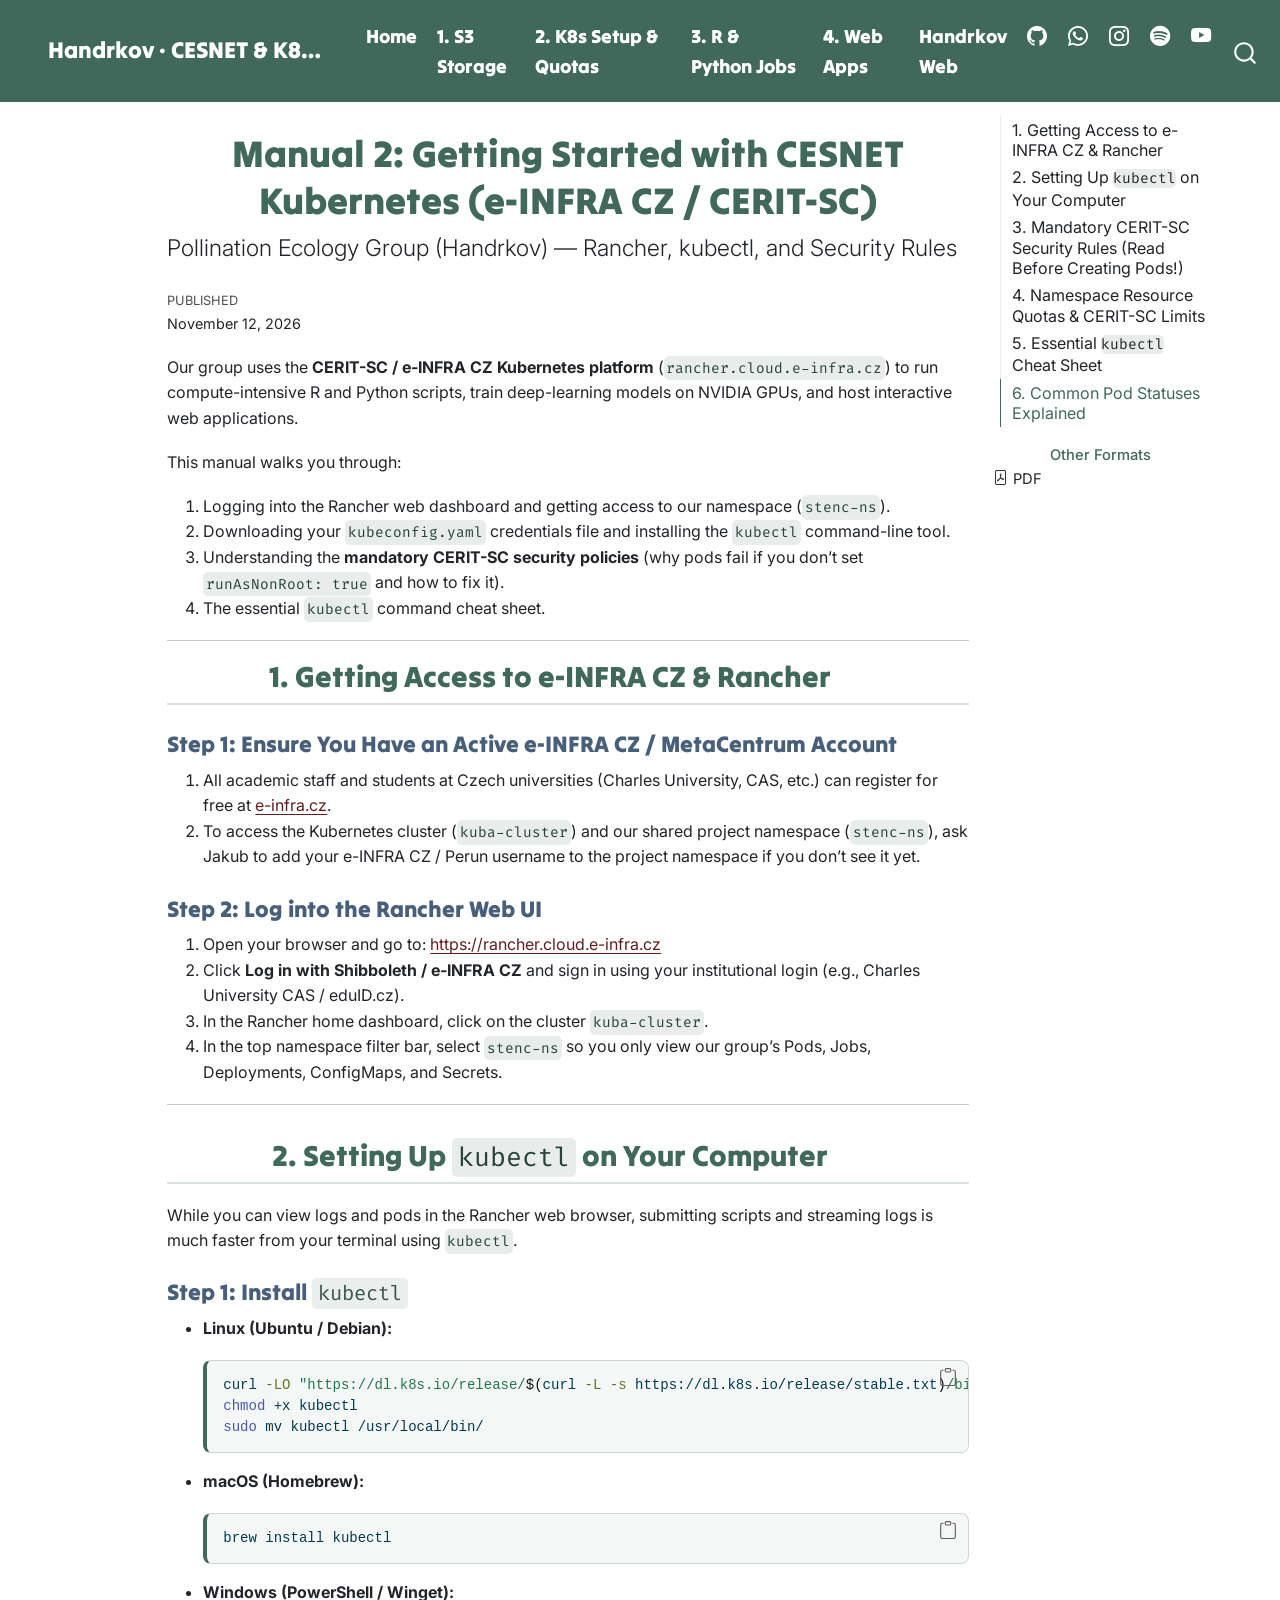
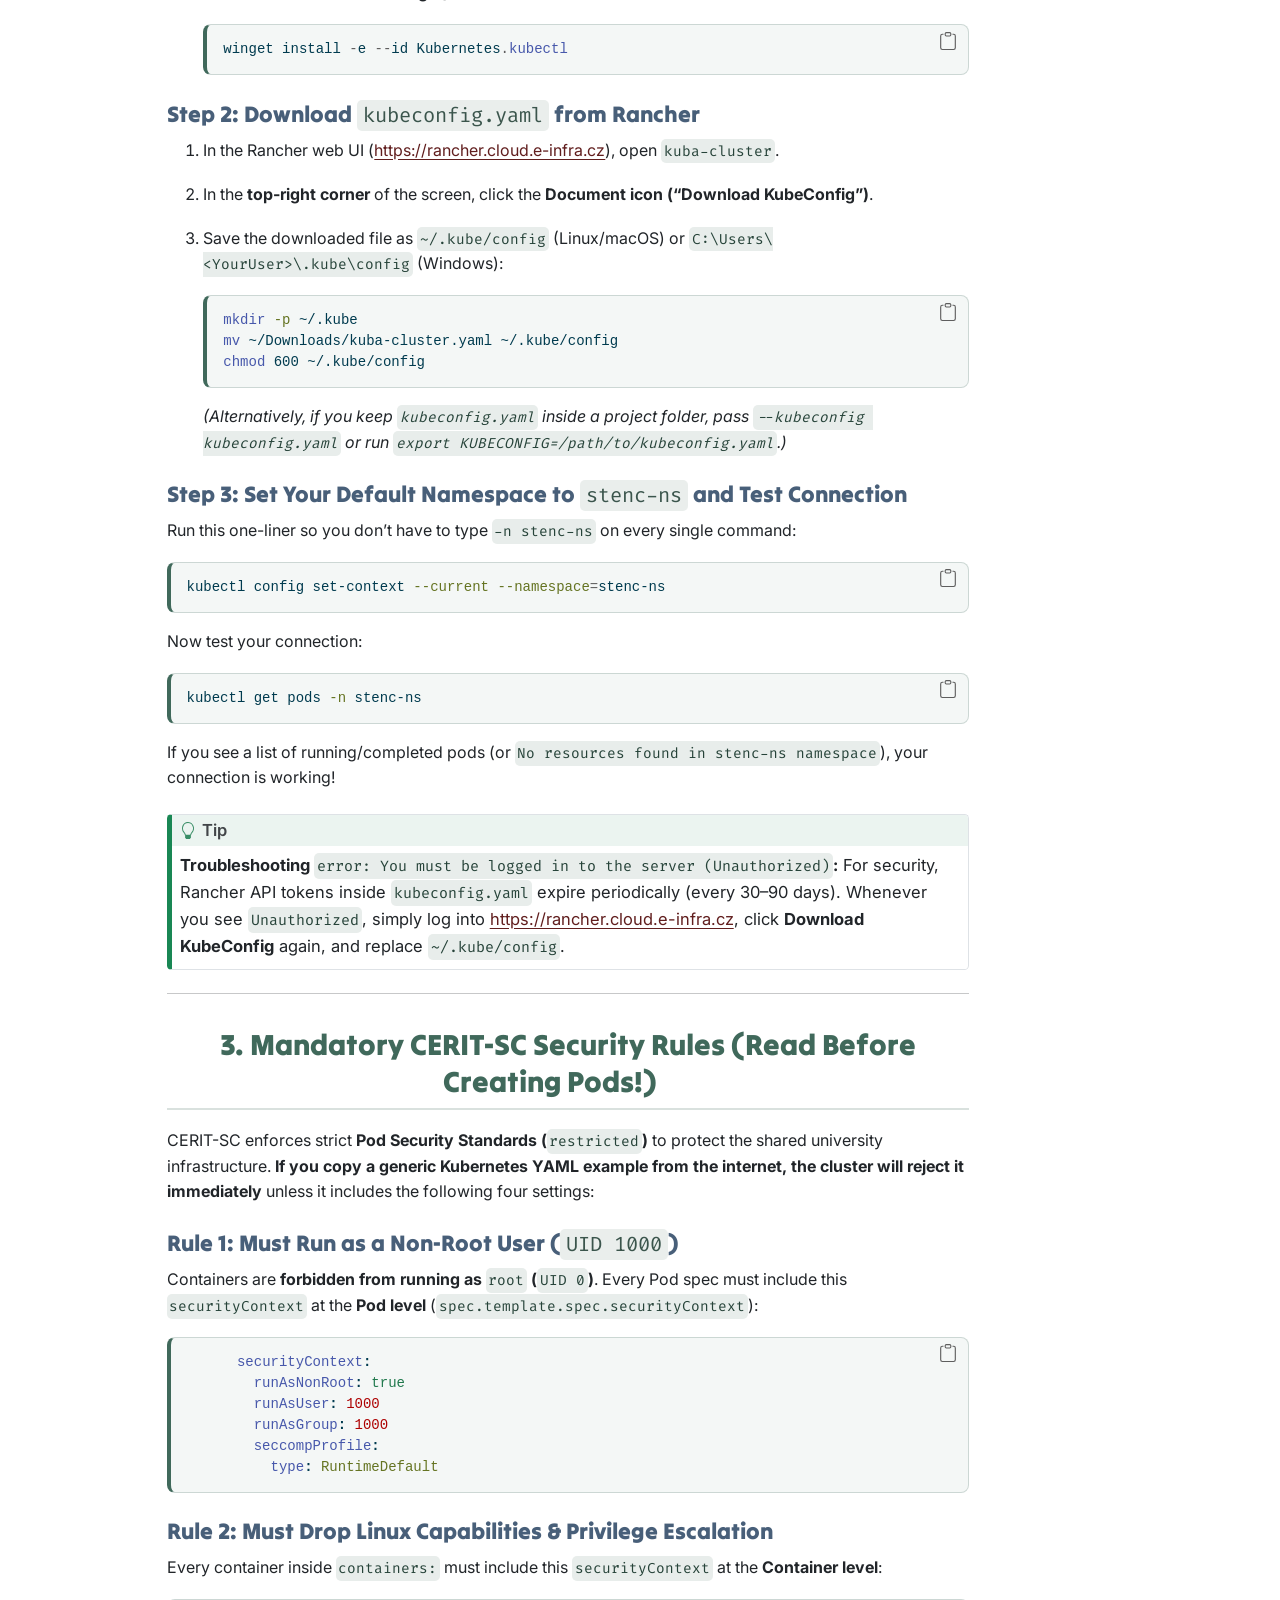
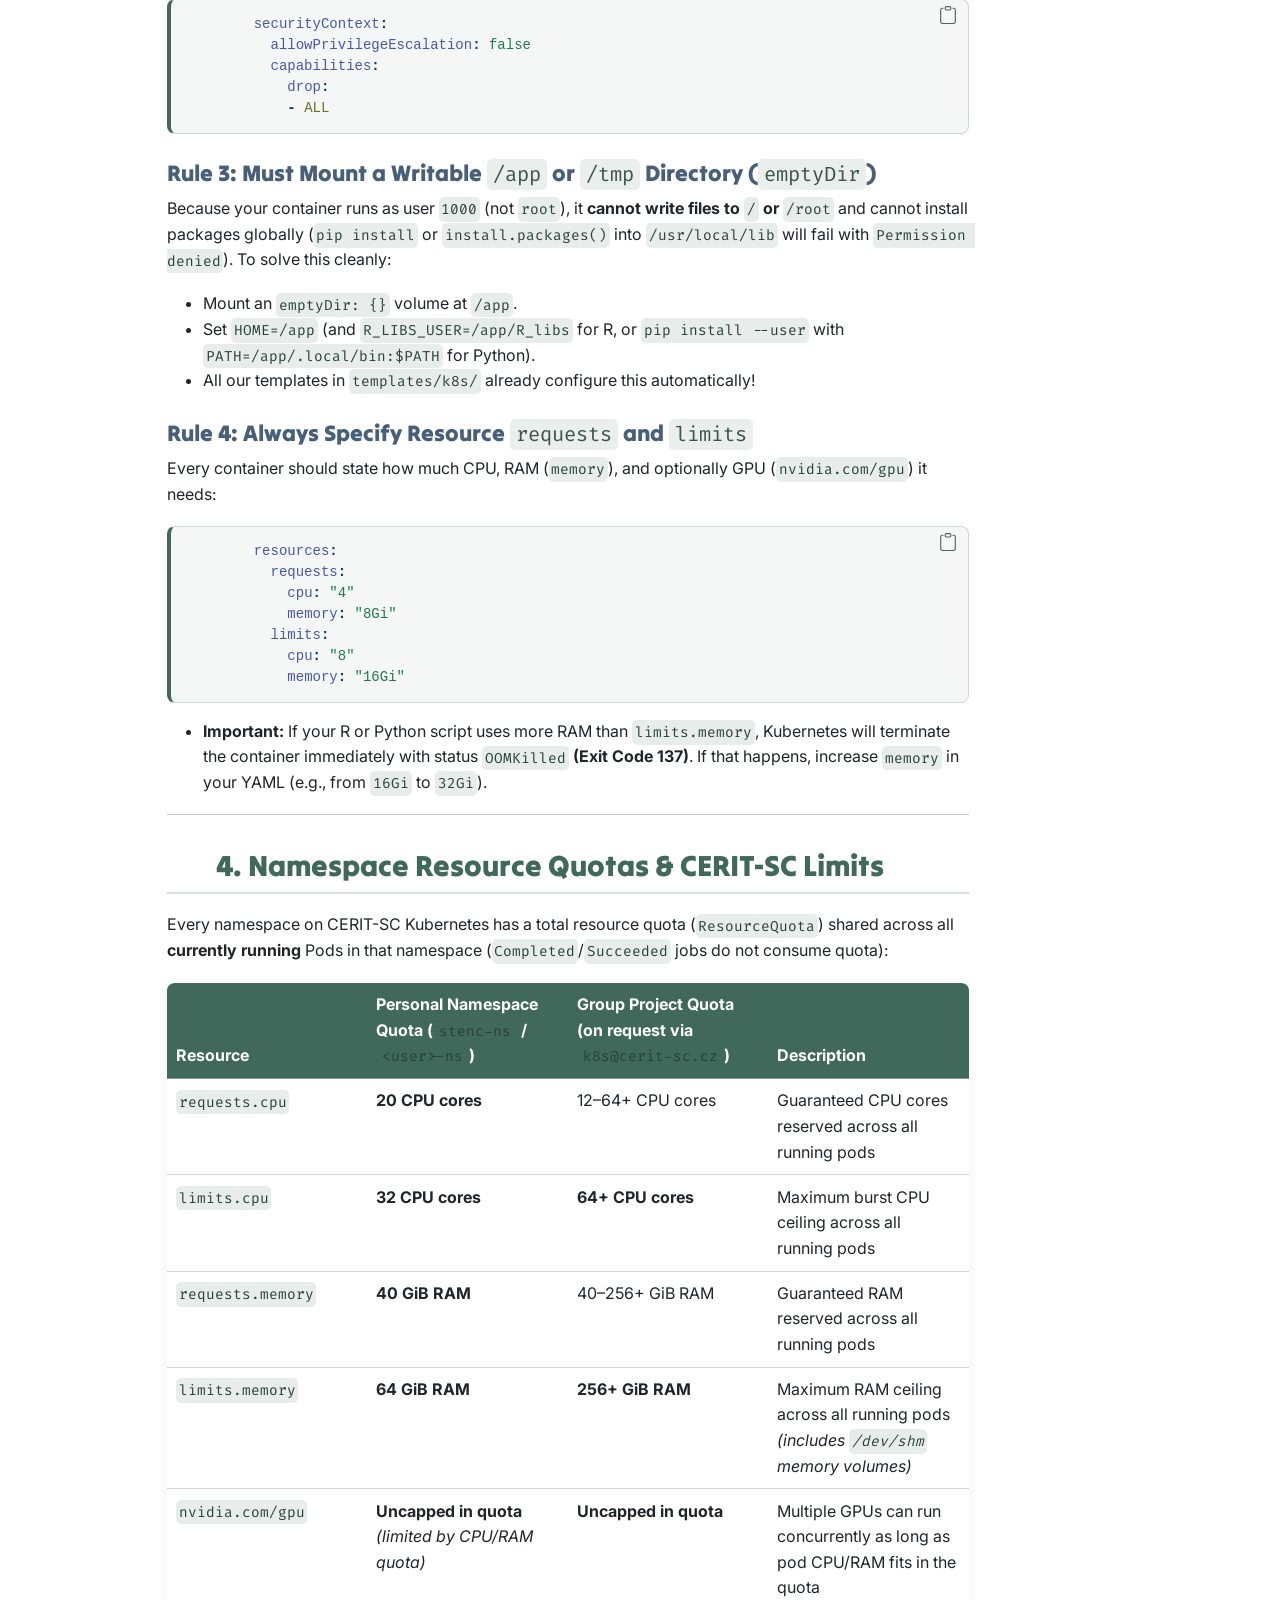
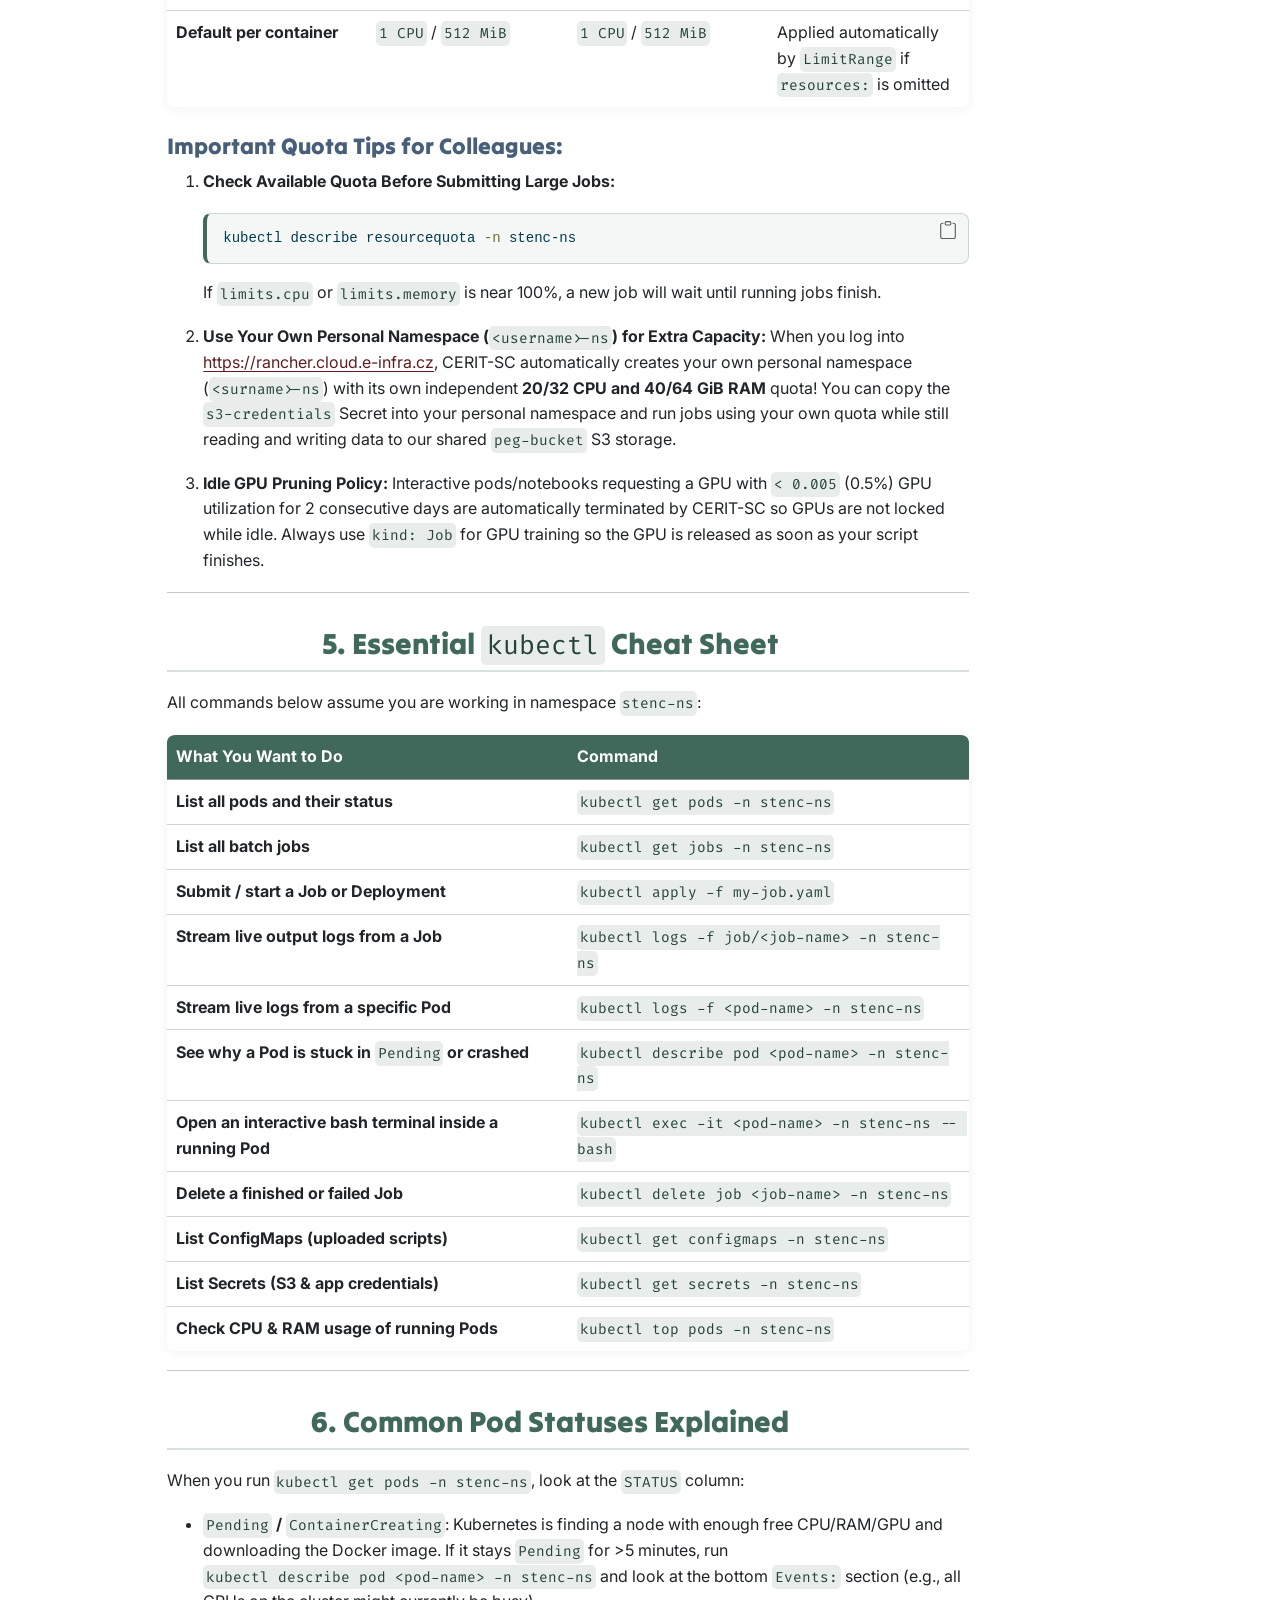
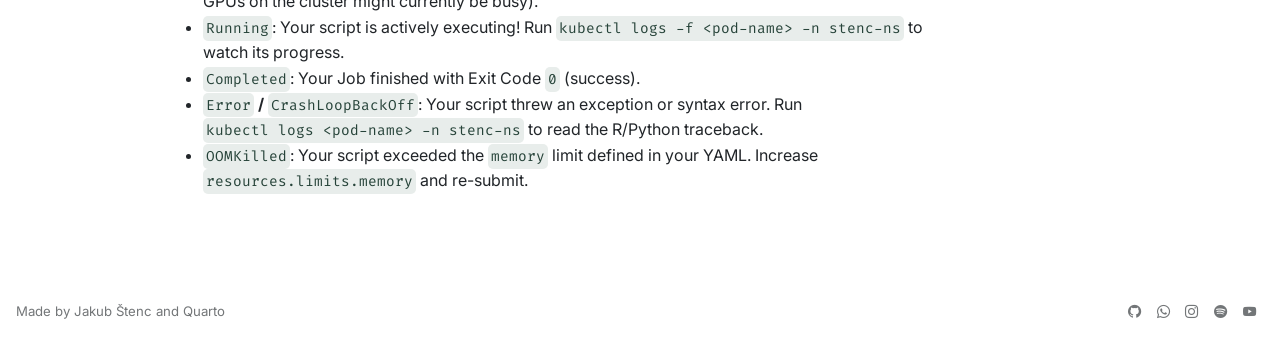
<file: docs/02_Kubernetes_Getting_Started.html>
<!DOCTYPE html>
<html xmlns="http://www.w3.org/1999/xhtml" lang="en" xml:lang="en"><head>

<meta charset="utf-8">
<meta name="generator" content="quarto-1.8.25">

<meta name="viewport" content="width=device-width, initial-scale=1.0, user-scalable=yes">

<meta name="dcterms.date" content="2026-11-12">

<title>Manual 2: Getting Started with CESNET Kubernetes (e-INFRA CZ / CERIT-SC) – Handrkov · CESNET &amp; K8s Manuals</title>
<style>
code{white-space: pre-wrap;}
span.smallcaps{font-variant: small-caps;}
div.columns{display: flex; gap: min(4vw, 1.5em);}
div.column{flex: auto; overflow-x: auto;}
div.hanging-indent{margin-left: 1.5em; text-indent: -1.5em;}
ul.task-list{list-style: none;}
ul.task-list li input[type="checkbox"] {
  width: 0.8em;
  margin: 0 0.8em 0.2em -1em; /* quarto-specific, see https://github.com/quarto-dev/quarto-cli/issues/4556 */ 
  vertical-align: middle;
}
/* CSS for syntax highlighting */
html { -webkit-text-size-adjust: 100%; }
pre > code.sourceCode { white-space: pre; position: relative; }
pre > code.sourceCode > span { display: inline-block; line-height: 1.25; }
pre > code.sourceCode > span:empty { height: 1.2em; }
.sourceCode { overflow: visible; }
code.sourceCode > span { color: inherit; text-decoration: inherit; }
div.sourceCode { margin: 1em 0; }
pre.sourceCode { margin: 0; }
@media screen {
div.sourceCode { overflow: auto; }
}
@media print {
pre > code.sourceCode { white-space: pre-wrap; }
pre > code.sourceCode > span { text-indent: -5em; padding-left: 5em; }
}
pre.numberSource code
  { counter-reset: source-line 0; }
pre.numberSource code > span
  { position: relative; left: -4em; counter-increment: source-line; }
pre.numberSource code > span > a:first-child::before
  { content: counter(source-line);
    position: relative; left: -1em; text-align: right; vertical-align: baseline;
    border: none; display: inline-block;
    -webkit-touch-callout: none; -webkit-user-select: none;
    -khtml-user-select: none; -moz-user-select: none;
    -ms-user-select: none; user-select: none;
    padding: 0 4px; width: 4em;
  }
pre.numberSource { margin-left: 3em;  padding-left: 4px; }
div.sourceCode
  {   }
@media screen {
pre > code.sourceCode > span > a:first-child::before { text-decoration: underline; }
}
</style>


<script src="site_libs/quarto-nav/quarto-nav.js"></script>
<script src="site_libs/quarto-nav/headroom.min.js"></script>
<script src="site_libs/clipboard/clipboard.min.js"></script>
<script src="site_libs/quarto-search/autocomplete.umd.js"></script>
<script src="site_libs/quarto-search/fuse.min.js"></script>
<script src="site_libs/quarto-search/quarto-search.js"></script>
<meta name="quarto:offset" content="./">
<script src="site_libs/quarto-html/quarto.js" type="module"></script>
<script src="site_libs/quarto-html/tabsets/tabsets.js" type="module"></script>
<script src="site_libs/quarto-html/axe/axe-check.js" type="module"></script>
<script src="site_libs/quarto-html/popper.min.js"></script>
<script src="site_libs/quarto-html/tippy.umd.min.js"></script>
<script src="site_libs/quarto-html/anchor.min.js"></script>
<link href="site_libs/quarto-html/tippy.css" rel="stylesheet">
<link href="site_libs/quarto-html/quarto-syntax-highlighting-7b89279ff1a6dce999919e0e67d4d9ec.css" rel="stylesheet" id="quarto-text-highlighting-styles">
<script src="site_libs/bootstrap/bootstrap.min.js"></script>
<link href="site_libs/bootstrap/bootstrap-icons.css" rel="stylesheet">
<link href="site_libs/bootstrap/bootstrap-6cb16981c726903e8fe7b6d277202c57.min.css" rel="stylesheet" append-hash="true" id="quarto-bootstrap" data-mode="light">
<script id="quarto-search-options" type="application/json">{
  "location": "navbar",
  "copy-button": false,
  "collapse-after": 3,
  "panel-placement": "end",
  "type": "overlay",
  "limit": 50,
  "keyboard-shortcut": [
    "f",
    "/",
    "s"
  ],
  "show-item-context": false,
  "language": {
    "search-no-results-text": "No results",
    "search-matching-documents-text": "matching documents",
    "search-copy-link-title": "Copy link to search",
    "search-hide-matches-text": "Hide additional matches",
    "search-more-match-text": "more match in this document",
    "search-more-matches-text": "more matches in this document",
    "search-clear-button-title": "Clear",
    "search-text-placeholder": "",
    "search-detached-cancel-button-title": "Cancel",
    "search-submit-button-title": "Submit",
    "search-label": "Search"
  }
}</script>


</head>

<body class="nav-fixed quarto-light">

<div id="quarto-search-results"></div>
  <header id="quarto-header" class="headroom fixed-top">
    <nav class="navbar navbar-expand-lg " data-bs-theme="dark">
      <div class="navbar-container container-fluid">
      <div class="navbar-brand-container mx-auto">
    <a href="./index.html" class="navbar-brand navbar-brand-logo">
    </a>
    <a class="navbar-brand" href="./index.html">
    <span class="navbar-title">Handrkov · CESNET &amp; K8s Manuals</span>
    </a>
  </div>
            <div id="quarto-search" class="" title="Search"></div>
          <button class="navbar-toggler" type="button" data-bs-toggle="collapse" data-bs-target="#navbarCollapse" aria-controls="navbarCollapse" role="menu" aria-expanded="false" aria-label="Toggle navigation" onclick="if (window.quartoToggleHeadroom) { window.quartoToggleHeadroom(); }">
  <span class="navbar-toggler-icon"></span>
</button>
          <div class="collapse navbar-collapse" id="navbarCollapse">
            <ul class="navbar-nav navbar-nav-scroll me-auto">
  <li class="nav-item">
    <a class="nav-link" href="./index.html"> 
<span class="menu-text">Home</span></a>
  </li>  
  <li class="nav-item">
    <a class="nav-link" href="./01_CESNET_S3_Storage_Manual.html"> 
<span class="menu-text">1. S3 Storage</span></a>
  </li>  
  <li class="nav-item">
    <a class="nav-link active" href="./02_Kubernetes_Getting_Started.html" aria-current="page"> 
<span class="menu-text">2. K8s Setup &amp; Quotas</span></a>
  </li>  
  <li class="nav-item">
    <a class="nav-link" href="./03_Running_R_and_Python_Scripts_on_K8s.html"> 
<span class="menu-text">3. R &amp; Python Jobs</span></a>
  </li>  
  <li class="nav-item">
    <a class="nav-link" href="./04_Deploying_Web_Apps_on_K8s.html"> 
<span class="menu-text">4. Web Apps</span></a>
  </li>  
</ul>
            <ul class="navbar-nav navbar-nav-scroll ms-auto">
  <li class="nav-item">
    <a class="nav-link" href="https://pollination-ecology-group.github.io/Handrkov/"> 
<span class="menu-text">Handrkov Web</span></a>
  </li>  
  <li class="nav-item compact">
    <a class="nav-link" href="https://github.com/Pollination-Ecology-Group/CESNET_Manuals"> <i class="bi bi-github" role="img">
</i> 
<span class="menu-text"></span></a>
  </li>  
  <li class="nav-item compact">
    <a class="nav-link" href="https://wa.me/420774553734"> <i class="bi bi-whatsapp" role="img">
</i> 
<span class="menu-text"></span></a>
  </li>  
  <li class="nav-item compact">
    <a class="nav-link" href="https://www.instagram.com/opylovaci_handrkov_/"> <i class="bi bi-instagram" role="img">
</i> 
<span class="menu-text"></span></a>
  </li>  
  <li class="nav-item compact">
    <a class="nav-link" href="https://open.spotify.com/show/3ypxSzPMkd4TOepn3oTrVl"> <i class="bi bi-spotify" role="img">
</i> 
<span class="menu-text"></span></a>
  </li>  
  <li class="nav-item compact">
    <a class="nav-link" href="https://www.youtube.com/@opylovaci_podcast"> <i class="bi bi-youtube" role="img">
</i> 
<span class="menu-text"></span></a>
  </li>  
</ul>
          </div> <!-- /navcollapse -->
            <div class="quarto-navbar-tools">
</div>
      </div> <!-- /container-fluid -->
    </nav>
</header>
<!-- content -->
<div id="quarto-content" class="quarto-container page-columns page-rows-contents page-layout-article page-navbar">
<!-- sidebar -->
<!-- margin-sidebar -->
    <div id="quarto-margin-sidebar" class="sidebar margin-sidebar">
        <nav id="TOC" role="doc-toc" class="toc-active">
    <h2 id="toc-title">On this page</h2>
   
  <ul>
  <li><a href="#getting-access-to-e-infra-cz-rancher" id="toc-getting-access-to-e-infra-cz-rancher" class="nav-link active" data-scroll-target="#getting-access-to-e-infra-cz-rancher">1. Getting Access to e-INFRA CZ &amp; Rancher</a>
  <ul class="collapse">
  <li><a href="#step-1-ensure-you-have-an-active-e-infra-cz-metacentrum-account" id="toc-step-1-ensure-you-have-an-active-e-infra-cz-metacentrum-account" class="nav-link" data-scroll-target="#step-1-ensure-you-have-an-active-e-infra-cz-metacentrum-account">Step 1: Ensure You Have an Active e-INFRA CZ / MetaCentrum Account</a></li>
  <li><a href="#step-2-log-into-the-rancher-web-ui" id="toc-step-2-log-into-the-rancher-web-ui" class="nav-link" data-scroll-target="#step-2-log-into-the-rancher-web-ui">Step 2: Log into the Rancher Web UI</a></li>
  </ul></li>
  <li><a href="#setting-up-kubectl-on-your-computer" id="toc-setting-up-kubectl-on-your-computer" class="nav-link" data-scroll-target="#setting-up-kubectl-on-your-computer">2. Setting Up <code>kubectl</code> on Your Computer</a>
  <ul class="collapse">
  <li><a href="#step-1-install-kubectl" id="toc-step-1-install-kubectl" class="nav-link" data-scroll-target="#step-1-install-kubectl">Step 1: Install <code>kubectl</code></a></li>
  <li><a href="#step-2-download-kubeconfig.yaml-from-rancher" id="toc-step-2-download-kubeconfig.yaml-from-rancher" class="nav-link" data-scroll-target="#step-2-download-kubeconfig.yaml-from-rancher">Step 2: Download <code>kubeconfig.yaml</code> from Rancher</a></li>
  <li><a href="#step-3-set-your-default-namespace-to-stenc-ns-and-test-connection" id="toc-step-3-set-your-default-namespace-to-stenc-ns-and-test-connection" class="nav-link" data-scroll-target="#step-3-set-your-default-namespace-to-stenc-ns-and-test-connection">Step 3: Set Your Default Namespace to <code>stenc-ns</code> and Test Connection</a></li>
  </ul></li>
  <li><a href="#mandatory-cerit-sc-security-rules-read-before-creating-pods" id="toc-mandatory-cerit-sc-security-rules-read-before-creating-pods" class="nav-link" data-scroll-target="#mandatory-cerit-sc-security-rules-read-before-creating-pods">3. Mandatory CERIT-SC Security Rules (Read Before Creating Pods!)</a>
  <ul class="collapse">
  <li><a href="#rule-1-must-run-as-a-non-root-user-uid-1000" id="toc-rule-1-must-run-as-a-non-root-user-uid-1000" class="nav-link" data-scroll-target="#rule-1-must-run-as-a-non-root-user-uid-1000">Rule 1: Must Run as a Non-Root User (<code>UID 1000</code>)</a></li>
  <li><a href="#rule-2-must-drop-linux-capabilities-privilege-escalation" id="toc-rule-2-must-drop-linux-capabilities-privilege-escalation" class="nav-link" data-scroll-target="#rule-2-must-drop-linux-capabilities-privilege-escalation">Rule 2: Must Drop Linux Capabilities &amp; Privilege Escalation</a></li>
  <li><a href="#rule-3-must-mount-a-writable-app-or-tmp-directory-emptydir" id="toc-rule-3-must-mount-a-writable-app-or-tmp-directory-emptydir" class="nav-link" data-scroll-target="#rule-3-must-mount-a-writable-app-or-tmp-directory-emptydir">Rule 3: Must Mount a Writable <code>/app</code> or <code>/tmp</code> Directory (<code>emptyDir</code>)</a></li>
  <li><a href="#rule-4-always-specify-resource-requests-and-limits" id="toc-rule-4-always-specify-resource-requests-and-limits" class="nav-link" data-scroll-target="#rule-4-always-specify-resource-requests-and-limits">Rule 4: Always Specify Resource <code>requests</code> and <code>limits</code></a></li>
  </ul></li>
  <li><a href="#namespace-resource-quotas-cerit-sc-limits" id="toc-namespace-resource-quotas-cerit-sc-limits" class="nav-link" data-scroll-target="#namespace-resource-quotas-cerit-sc-limits">4. Namespace Resource Quotas &amp; CERIT-SC Limits</a>
  <ul class="collapse">
  <li><a href="#important-quota-tips-for-colleagues" id="toc-important-quota-tips-for-colleagues" class="nav-link" data-scroll-target="#important-quota-tips-for-colleagues">Important Quota Tips for Colleagues:</a></li>
  </ul></li>
  <li><a href="#essential-kubectl-cheat-sheet" id="toc-essential-kubectl-cheat-sheet" class="nav-link" data-scroll-target="#essential-kubectl-cheat-sheet">5. Essential <code>kubectl</code> Cheat Sheet</a></li>
  <li><a href="#common-pod-statuses-explained" id="toc-common-pod-statuses-explained" class="nav-link" data-scroll-target="#common-pod-statuses-explained">6. Common Pod Statuses Explained</a></li>
  </ul>
<div class="quarto-alternate-formats"><h2>Other Formats</h2><ul><li><a href="02_Kubernetes_Getting_Started.pdf"><i class="bi bi-file-pdf"></i>PDF</a></li></ul></div></nav>
    </div>
<!-- main -->
<main class="content" id="quarto-document-content">

<header id="title-block-header" class="quarto-title-block default">
<div class="quarto-title">
<h1 class="title">Manual 2: Getting Started with CESNET Kubernetes (e-INFRA CZ / CERIT-SC)</h1>
<p class="subtitle lead">Pollination Ecology Group (Handrkov) — Rancher, kubectl, and Security Rules</p>
</div>



<div class="quarto-title-meta">

    
    <div>
    <div class="quarto-title-meta-heading">Published</div>
    <div class="quarto-title-meta-contents">
      <p class="date">November 12, 2026</p>
    </div>
  </div>
  
    
  </div>
  


</header>


<p>Our group uses the <strong>CERIT-SC / e-INFRA CZ Kubernetes platform</strong> (<code>rancher.cloud.e-infra.cz</code>) to run compute-intensive R and Python scripts, train deep-learning models on NVIDIA GPUs, and host interactive web applications.</p>
<p>This manual walks you through:</p>
<ol type="1">
<li>Logging into the Rancher web dashboard and getting access to our namespace (<code>stenc-ns</code>).</li>
<li>Downloading your <code>kubeconfig.yaml</code> credentials file and installing the <code>kubectl</code> command-line tool.</li>
<li>Understanding the <strong>mandatory CERIT-SC security policies</strong> (why pods fail if you don’t set <code>runAsNonRoot: true</code> and how to fix it).</li>
<li>The essential <code>kubectl</code> command cheat sheet.</li>
</ol>
<hr>
<section id="getting-access-to-e-infra-cz-rancher" class="level2">
<h2 class="anchored" data-anchor-id="getting-access-to-e-infra-cz-rancher">1. Getting Access to e-INFRA CZ &amp; Rancher</h2>
<section id="step-1-ensure-you-have-an-active-e-infra-cz-metacentrum-account" class="level3">
<h3 class="anchored" data-anchor-id="step-1-ensure-you-have-an-active-e-infra-cz-metacentrum-account">Step 1: Ensure You Have an Active e-INFRA CZ / MetaCentrum Account</h3>
<ol type="1">
<li>All academic staff and students at Czech universities (Charles University, CAS, etc.) can register for free at <a href="https://www.e-infra.cz/">e-infra.cz</a>.</li>
<li>To access the Kubernetes cluster (<code>kuba-cluster</code>) and our shared project namespace (<code>stenc-ns</code>), ask Jakub to add your e-INFRA CZ / Perun username to the project namespace if you don’t see it yet.</li>
</ol>
</section>
<section id="step-2-log-into-the-rancher-web-ui" class="level3">
<h3 class="anchored" data-anchor-id="step-2-log-into-the-rancher-web-ui">Step 2: Log into the Rancher Web UI</h3>
<ol type="1">
<li>Open your browser and go to: <strong><a href="https://rancher.cloud.e-infra.cz">https://rancher.cloud.e-infra.cz</a></strong></li>
<li>Click <strong>Log in with Shibboleth / e-INFRA CZ</strong> and sign in using your institutional login (e.g., Charles University CAS / eduID.cz).</li>
<li>In the Rancher home dashboard, click on the cluster <strong><code>kuba-cluster</code></strong>.</li>
<li>In the top namespace filter bar, select <strong><code>stenc-ns</code></strong> so you only view our group’s Pods, Jobs, Deployments, ConfigMaps, and Secrets.</li>
</ol>
<hr>
</section>
</section>
<section id="setting-up-kubectl-on-your-computer" class="level2">
<h2 class="anchored" data-anchor-id="setting-up-kubectl-on-your-computer">2. Setting Up <code>kubectl</code> on Your Computer</h2>
<p>While you can view logs and pods in the Rancher web browser, submitting scripts and streaming logs is much faster from your terminal using <code>kubectl</code>.</p>
<section id="step-1-install-kubectl" class="level3">
<h3 class="anchored" data-anchor-id="step-1-install-kubectl">Step 1: Install <code>kubectl</code></h3>
<ul>
<li><p><strong>Linux (Ubuntu / Debian):</strong></p>
<div class="code-copy-outer-scaffold"><div class="sourceCode" id="cb1"><pre class="sourceCode bash code-with-copy"><code class="sourceCode bash"><span id="cb1-1"><a href="#cb1-1" aria-hidden="true" tabindex="-1"></a><span class="ex">curl</span> <span class="at">-LO</span> <span class="st">"https://dl.k8s.io/release/</span><span class="va">$(</span><span class="ex">curl</span> <span class="at">-L</span> <span class="at">-s</span> https://dl.k8s.io/release/stable.txt<span class="va">)</span><span class="st">/bin/linux/amd64/kubectl"</span></span>
<span id="cb1-2"><a href="#cb1-2" aria-hidden="true" tabindex="-1"></a><span class="fu">chmod</span> +x kubectl</span>
<span id="cb1-3"><a href="#cb1-3" aria-hidden="true" tabindex="-1"></a><span class="fu">sudo</span> mv kubectl /usr/local/bin/</span></code></pre></div><button title="Copy to Clipboard" class="code-copy-button"><i class="bi"></i></button></div></li>
<li><p><strong>macOS (Homebrew):</strong></p>
<div class="code-copy-outer-scaffold"><div class="sourceCode" id="cb2"><pre class="sourceCode bash code-with-copy"><code class="sourceCode bash"><span id="cb2-1"><a href="#cb2-1" aria-hidden="true" tabindex="-1"></a><span class="ex">brew</span> install kubectl</span></code></pre></div><button title="Copy to Clipboard" class="code-copy-button"><i class="bi"></i></button></div></li>
<li><p><strong>Windows (PowerShell / Winget):</strong></p>
<div class="code-copy-outer-scaffold"><div class="sourceCode" id="cb3"><pre class="sourceCode powershell code-with-copy"><code class="sourceCode powershell"><span id="cb3-1"><a href="#cb3-1" aria-hidden="true" tabindex="-1"></a>winget install <span class="op">-</span>e <span class="op">--</span>id Kubernetes<span class="op">.</span><span class="fu">kubectl</span></span></code></pre></div><button title="Copy to Clipboard" class="code-copy-button"><i class="bi"></i></button></div></li>
</ul>
</section>
<section id="step-2-download-kubeconfig.yaml-from-rancher" class="level3">
<h3 class="anchored" data-anchor-id="step-2-download-kubeconfig.yaml-from-rancher">Step 2: Download <code>kubeconfig.yaml</code> from Rancher</h3>
<ol type="1">
<li><p>In the Rancher web UI (<a href="https://rancher.cloud.e-infra.cz">https://rancher.cloud.e-infra.cz</a>), open <strong><code>kuba-cluster</code></strong>.</p></li>
<li><p>In the <strong>top-right corner</strong> of the screen, click the <strong>Document icon (“Download KubeConfig”)</strong>.</p></li>
<li><p>Save the downloaded file as <code>~/.kube/config</code> (Linux/macOS) or <code>C:\Users\&lt;YourUser&gt;\.kube\config</code> (Windows):</p>
<div class="code-copy-outer-scaffold"><div class="sourceCode" id="cb4"><pre class="sourceCode bash code-with-copy"><code class="sourceCode bash"><span id="cb4-1"><a href="#cb4-1" aria-hidden="true" tabindex="-1"></a><span class="fu">mkdir</span> <span class="at">-p</span> ~/.kube</span>
<span id="cb4-2"><a href="#cb4-2" aria-hidden="true" tabindex="-1"></a><span class="fu">mv</span> ~/Downloads/kuba-cluster.yaml ~/.kube/config</span>
<span id="cb4-3"><a href="#cb4-3" aria-hidden="true" tabindex="-1"></a><span class="fu">chmod</span> 600 ~/.kube/config</span></code></pre></div><button title="Copy to Clipboard" class="code-copy-button"><i class="bi"></i></button></div>
<p><em>(Alternatively, if you keep <code>kubeconfig.yaml</code> inside a project folder, pass <code>--kubeconfig kubeconfig.yaml</code> or run <code>export KUBECONFIG=/path/to/kubeconfig.yaml</code>.)</em></p></li>
</ol>
</section>
<section id="step-3-set-your-default-namespace-to-stenc-ns-and-test-connection" class="level3">
<h3 class="anchored" data-anchor-id="step-3-set-your-default-namespace-to-stenc-ns-and-test-connection">Step 3: Set Your Default Namespace to <code>stenc-ns</code> and Test Connection</h3>
<p>Run this one-liner so you don’t have to type <code>-n stenc-ns</code> on every single command:</p>
<div class="code-copy-outer-scaffold"><div class="sourceCode" id="cb5"><pre class="sourceCode bash code-with-copy"><code class="sourceCode bash"><span id="cb5-1"><a href="#cb5-1" aria-hidden="true" tabindex="-1"></a><span class="ex">kubectl</span> config set-context <span class="at">--current</span> <span class="at">--namespace</span><span class="op">=</span>stenc-ns</span></code></pre></div><button title="Copy to Clipboard" class="code-copy-button"><i class="bi"></i></button></div>
<p>Now test your connection:</p>
<div class="code-copy-outer-scaffold"><div class="sourceCode" id="cb6"><pre class="sourceCode bash code-with-copy"><code class="sourceCode bash"><span id="cb6-1"><a href="#cb6-1" aria-hidden="true" tabindex="-1"></a><span class="ex">kubectl</span> get pods <span class="at">-n</span> stenc-ns</span></code></pre></div><button title="Copy to Clipboard" class="code-copy-button"><i class="bi"></i></button></div>
<p>If you see a list of running/completed pods (or <code>No resources found in stenc-ns namespace</code>), your connection is working!</p>
<div class="callout callout-style-default callout-tip callout-titled">
<div class="callout-header d-flex align-content-center">
<div class="callout-icon-container">
<i class="callout-icon"></i>
</div>
<div class="callout-title-container flex-fill">
Tip
</div>
</div>
<div class="callout-body-container callout-body">
<p><strong>Troubleshooting <code>error: You must be logged in to the server (Unauthorized)</code>:</strong> For security, Rancher API tokens inside <code>kubeconfig.yaml</code> expire periodically (every 30–90 days). Whenever you see <code>Unauthorized</code>, simply log into <a href="https://rancher.cloud.e-infra.cz">https://rancher.cloud.e-infra.cz</a>, click <strong>Download KubeConfig</strong> again, and replace <code>~/.kube/config</code>.</p>
</div>
</div>
<hr>
</section>
</section>
<section id="mandatory-cerit-sc-security-rules-read-before-creating-pods" class="level2">
<h2 class="anchored" data-anchor-id="mandatory-cerit-sc-security-rules-read-before-creating-pods">3. Mandatory CERIT-SC Security Rules (Read Before Creating Pods!)</h2>
<p>CERIT-SC enforces strict <strong>Pod Security Standards (<code>restricted</code>)</strong> to protect the shared university infrastructure. <strong>If you copy a generic Kubernetes YAML example from the internet, the cluster will reject it immediately</strong> unless it includes the following four settings:</p>
<section id="rule-1-must-run-as-a-non-root-user-uid-1000" class="level3">
<h3 class="anchored" data-anchor-id="rule-1-must-run-as-a-non-root-user-uid-1000">Rule 1: Must Run as a Non-Root User (<code>UID 1000</code>)</h3>
<p>Containers are <strong>forbidden from running as <code>root</code> (<code>UID 0</code>)</strong>. Every Pod spec must include this <code>securityContext</code> at the <strong>Pod level</strong> (<code>spec.template.spec.securityContext</code>):</p>
<div class="code-copy-outer-scaffold"><div class="sourceCode" id="cb7"><pre class="sourceCode yaml code-with-copy"><code class="sourceCode yaml"><span id="cb7-1"><a href="#cb7-1" aria-hidden="true" tabindex="-1"></a><span class="at">      </span><span class="fu">securityContext</span><span class="kw">:</span></span>
<span id="cb7-2"><a href="#cb7-2" aria-hidden="true" tabindex="-1"></a><span class="at">        </span><span class="fu">runAsNonRoot</span><span class="kw">:</span><span class="at"> </span><span class="ch">true</span></span>
<span id="cb7-3"><a href="#cb7-3" aria-hidden="true" tabindex="-1"></a><span class="at">        </span><span class="fu">runAsUser</span><span class="kw">:</span><span class="at"> </span><span class="dv">1000</span></span>
<span id="cb7-4"><a href="#cb7-4" aria-hidden="true" tabindex="-1"></a><span class="at">        </span><span class="fu">runAsGroup</span><span class="kw">:</span><span class="at"> </span><span class="dv">1000</span></span>
<span id="cb7-5"><a href="#cb7-5" aria-hidden="true" tabindex="-1"></a><span class="at">        </span><span class="fu">seccompProfile</span><span class="kw">:</span></span>
<span id="cb7-6"><a href="#cb7-6" aria-hidden="true" tabindex="-1"></a><span class="at">          </span><span class="fu">type</span><span class="kw">:</span><span class="at"> RuntimeDefault</span></span></code></pre></div><button title="Copy to Clipboard" class="code-copy-button"><i class="bi"></i></button></div>
</section>
<section id="rule-2-must-drop-linux-capabilities-privilege-escalation" class="level3">
<h3 class="anchored" data-anchor-id="rule-2-must-drop-linux-capabilities-privilege-escalation">Rule 2: Must Drop Linux Capabilities &amp; Privilege Escalation</h3>
<p>Every container inside <code>containers:</code> must include this <code>securityContext</code> at the <strong>Container level</strong>:</p>
<div class="code-copy-outer-scaffold"><div class="sourceCode" id="cb8"><pre class="sourceCode yaml code-with-copy"><code class="sourceCode yaml"><span id="cb8-1"><a href="#cb8-1" aria-hidden="true" tabindex="-1"></a><span class="at">        </span><span class="fu">securityContext</span><span class="kw">:</span></span>
<span id="cb8-2"><a href="#cb8-2" aria-hidden="true" tabindex="-1"></a><span class="at">          </span><span class="fu">allowPrivilegeEscalation</span><span class="kw">:</span><span class="at"> </span><span class="ch">false</span></span>
<span id="cb8-3"><a href="#cb8-3" aria-hidden="true" tabindex="-1"></a><span class="at">          </span><span class="fu">capabilities</span><span class="kw">:</span></span>
<span id="cb8-4"><a href="#cb8-4" aria-hidden="true" tabindex="-1"></a><span class="at">            </span><span class="fu">drop</span><span class="kw">:</span></span>
<span id="cb8-5"><a href="#cb8-5" aria-hidden="true" tabindex="-1"></a><span class="at">            </span><span class="kw">-</span><span class="at"> ALL</span></span></code></pre></div><button title="Copy to Clipboard" class="code-copy-button"><i class="bi"></i></button></div>
</section>
<section id="rule-3-must-mount-a-writable-app-or-tmp-directory-emptydir" class="level3">
<h3 class="anchored" data-anchor-id="rule-3-must-mount-a-writable-app-or-tmp-directory-emptydir">Rule 3: Must Mount a Writable <code>/app</code> or <code>/tmp</code> Directory (<code>emptyDir</code>)</h3>
<p>Because your container runs as user <code>1000</code> (not <code>root</code>), it <strong>cannot write files to <code>/</code> or <code>/root</code></strong> and cannot install packages globally (<code>pip install</code> or <code>install.packages()</code> into <code>/usr/local/lib</code> will fail with <code>Permission denied</code>). To solve this cleanly:</p>
<ul>
<li>Mount an <code>emptyDir: {}</code> volume at <code>/app</code>.</li>
<li>Set <code>HOME=/app</code> (and <code>R_LIBS_USER=/app/R_libs</code> for R, or <code>pip install --user</code> with <code>PATH=/app/.local/bin:$PATH</code> for Python).</li>
<li>All our templates in <code>templates/k8s/</code> already configure this automatically!</li>
</ul>
</section>
<section id="rule-4-always-specify-resource-requests-and-limits" class="level3">
<h3 class="anchored" data-anchor-id="rule-4-always-specify-resource-requests-and-limits">Rule 4: Always Specify Resource <code>requests</code> and <code>limits</code></h3>
<p>Every container should state how much CPU, RAM (<code>memory</code>), and optionally GPU (<code>nvidia.com/gpu</code>) it needs:</p>
<div class="code-copy-outer-scaffold"><div class="sourceCode" id="cb9"><pre class="sourceCode yaml code-with-copy"><code class="sourceCode yaml"><span id="cb9-1"><a href="#cb9-1" aria-hidden="true" tabindex="-1"></a><span class="at">        </span><span class="fu">resources</span><span class="kw">:</span></span>
<span id="cb9-2"><a href="#cb9-2" aria-hidden="true" tabindex="-1"></a><span class="at">          </span><span class="fu">requests</span><span class="kw">:</span></span>
<span id="cb9-3"><a href="#cb9-3" aria-hidden="true" tabindex="-1"></a><span class="at">            </span><span class="fu">cpu</span><span class="kw">:</span><span class="at"> </span><span class="st">"4"</span></span>
<span id="cb9-4"><a href="#cb9-4" aria-hidden="true" tabindex="-1"></a><span class="at">            </span><span class="fu">memory</span><span class="kw">:</span><span class="at"> </span><span class="st">"8Gi"</span></span>
<span id="cb9-5"><a href="#cb9-5" aria-hidden="true" tabindex="-1"></a><span class="at">          </span><span class="fu">limits</span><span class="kw">:</span></span>
<span id="cb9-6"><a href="#cb9-6" aria-hidden="true" tabindex="-1"></a><span class="at">            </span><span class="fu">cpu</span><span class="kw">:</span><span class="at"> </span><span class="st">"8"</span></span>
<span id="cb9-7"><a href="#cb9-7" aria-hidden="true" tabindex="-1"></a><span class="at">            </span><span class="fu">memory</span><span class="kw">:</span><span class="at"> </span><span class="st">"16Gi"</span></span></code></pre></div><button title="Copy to Clipboard" class="code-copy-button"><i class="bi"></i></button></div>
<ul>
<li><strong>Important:</strong> If your R or Python script uses more RAM than <code>limits.memory</code>, Kubernetes will terminate the container immediately with status <strong><code>OOMKilled</code> (Exit Code 137)</strong>. If that happens, increase <code>memory</code> in your YAML (e.g., from <code>16Gi</code> to <code>32Gi</code>).</li>
</ul>
<hr>
</section>
</section>
<section id="namespace-resource-quotas-cerit-sc-limits" class="level2">
<h2 class="anchored" data-anchor-id="namespace-resource-quotas-cerit-sc-limits">4. Namespace Resource Quotas &amp; CERIT-SC Limits</h2>
<p>Every namespace on CERIT-SC Kubernetes has a total resource quota (<code>ResourceQuota</code>) shared across all <strong>currently running</strong> Pods in that namespace (<code>Completed</code>/<code>Succeeded</code> jobs do not consume quota):</p>
<table class="caption-top table">
<colgroup>
<col style="width: 25%">
<col style="width: 25%">
<col style="width: 25%">
<col style="width: 25%">
</colgroup>
<thead>
<tr class="header">
<th style="text-align: left;">Resource</th>
<th style="text-align: left;">Personal Namespace Quota (<code>stenc-ns</code> / <code>&lt;user&gt;-ns</code>)</th>
<th style="text-align: left;">Group Project Quota (on request via <code>k8s@cerit-sc.cz</code>)</th>
<th style="text-align: left;">Description</th>
</tr>
</thead>
<tbody>
<tr class="odd">
<td style="text-align: left;"><strong><code>requests.cpu</code></strong></td>
<td style="text-align: left;"><strong>20 CPU cores</strong></td>
<td style="text-align: left;">12–64+ CPU cores</td>
<td style="text-align: left;">Guaranteed CPU cores reserved across all running pods</td>
</tr>
<tr class="even">
<td style="text-align: left;"><strong><code>limits.cpu</code></strong></td>
<td style="text-align: left;"><strong>32 CPU cores</strong></td>
<td style="text-align: left;"><strong>64+ CPU cores</strong></td>
<td style="text-align: left;">Maximum burst CPU ceiling across all running pods</td>
</tr>
<tr class="odd">
<td style="text-align: left;"><strong><code>requests.memory</code></strong></td>
<td style="text-align: left;"><strong>40 GiB RAM</strong></td>
<td style="text-align: left;">40–256+ GiB RAM</td>
<td style="text-align: left;">Guaranteed RAM reserved across all running pods</td>
</tr>
<tr class="even">
<td style="text-align: left;"><strong><code>limits.memory</code></strong></td>
<td style="text-align: left;"><strong>64 GiB RAM</strong></td>
<td style="text-align: left;"><strong>256+ GiB RAM</strong></td>
<td style="text-align: left;">Maximum RAM ceiling across all running pods <em>(includes <code>/dev/shm</code> memory volumes)</em></td>
</tr>
<tr class="odd">
<td style="text-align: left;"><strong><code>nvidia.com/gpu</code></strong></td>
<td style="text-align: left;"><strong>Uncapped in quota</strong> <em>(limited by CPU/RAM quota)</em></td>
<td style="text-align: left;"><strong>Uncapped in quota</strong></td>
<td style="text-align: left;">Multiple GPUs can run concurrently as long as pod CPU/RAM fits in the quota</td>
</tr>
<tr class="even">
<td style="text-align: left;"><strong>Default per container</strong></td>
<td style="text-align: left;"><code>1 CPU</code> / <code>512 MiB</code></td>
<td style="text-align: left;"><code>1 CPU</code> / <code>512 MiB</code></td>
<td style="text-align: left;">Applied automatically by <code>LimitRange</code> if <code>resources:</code> is omitted</td>
</tr>
</tbody>
</table>
<section id="important-quota-tips-for-colleagues" class="level3">
<h3 class="anchored" data-anchor-id="important-quota-tips-for-colleagues">Important Quota Tips for Colleagues:</h3>
<ol type="1">
<li><p><strong>Check Available Quota Before Submitting Large Jobs:</strong></p>
<div class="code-copy-outer-scaffold"><div class="sourceCode" id="cb10"><pre class="sourceCode bash code-with-copy"><code class="sourceCode bash"><span id="cb10-1"><a href="#cb10-1" aria-hidden="true" tabindex="-1"></a><span class="ex">kubectl</span> describe resourcequota <span class="at">-n</span> stenc-ns</span></code></pre></div><button title="Copy to Clipboard" class="code-copy-button"><i class="bi"></i></button></div>
<p>If <code>limits.cpu</code> or <code>limits.memory</code> is near 100%, a new job will wait until running jobs finish.</p></li>
<li><p><strong>Use Your Own Personal Namespace (<code>&lt;username&gt;-ns</code>) for Extra Capacity:</strong> When you log into <a href="https://rancher.cloud.e-infra.cz">https://rancher.cloud.e-infra.cz</a>, CERIT-SC automatically creates your own personal namespace (<code>&lt;surname&gt;-ns</code>) with its own independent <strong>20/32 CPU and 40/64 GiB RAM</strong> quota! You can copy the <code>s3-credentials</code> Secret into your personal namespace and run jobs using your own quota while still reading and writing data to our shared <code>peg-bucket</code> S3 storage.</p></li>
<li><p><strong>Idle GPU Pruning Policy:</strong> Interactive pods/notebooks requesting a GPU with <code>&lt; 0.005</code> (0.5%) GPU utilization for 2 consecutive days are automatically terminated by CERIT-SC so GPUs are not locked while idle. Always use <code>kind: Job</code> for GPU training so the GPU is released as soon as your script finishes.</p></li>
</ol>
<hr>
</section>
</section>
<section id="essential-kubectl-cheat-sheet" class="level2">
<h2 class="anchored" data-anchor-id="essential-kubectl-cheat-sheet">5. Essential <code>kubectl</code> Cheat Sheet</h2>
<p>All commands below assume you are working in namespace <code>stenc-ns</code>:</p>
<table class="caption-top table">
<colgroup>
<col style="width: 50%">
<col style="width: 50%">
</colgroup>
<thead>
<tr class="header">
<th style="text-align: left;">What You Want to Do</th>
<th style="text-align: left;">Command</th>
</tr>
</thead>
<tbody>
<tr class="odd">
<td style="text-align: left;"><strong>List all pods and their status</strong></td>
<td style="text-align: left;"><code>kubectl get pods -n stenc-ns</code></td>
</tr>
<tr class="even">
<td style="text-align: left;"><strong>List all batch jobs</strong></td>
<td style="text-align: left;"><code>kubectl get jobs -n stenc-ns</code></td>
</tr>
<tr class="odd">
<td style="text-align: left;"><strong>Submit / start a Job or Deployment</strong></td>
<td style="text-align: left;"><code>kubectl apply -f my-job.yaml</code></td>
</tr>
<tr class="even">
<td style="text-align: left;"><strong>Stream live output logs from a Job</strong></td>
<td style="text-align: left;"><code>kubectl logs -f job/&lt;job-name&gt; -n stenc-ns</code></td>
</tr>
<tr class="odd">
<td style="text-align: left;"><strong>Stream live logs from a specific Pod</strong></td>
<td style="text-align: left;"><code>kubectl logs -f &lt;pod-name&gt; -n stenc-ns</code></td>
</tr>
<tr class="even">
<td style="text-align: left;"><strong>See why a Pod is stuck in <code>Pending</code> or crashed</strong></td>
<td style="text-align: left;"><code>kubectl describe pod &lt;pod-name&gt; -n stenc-ns</code></td>
</tr>
<tr class="odd">
<td style="text-align: left;"><strong>Open an interactive bash terminal inside a running Pod</strong></td>
<td style="text-align: left;"><code>kubectl exec -it &lt;pod-name&gt; -n stenc-ns -- bash</code></td>
</tr>
<tr class="even">
<td style="text-align: left;"><strong>Delete a finished or failed Job</strong></td>
<td style="text-align: left;"><code>kubectl delete job &lt;job-name&gt; -n stenc-ns</code></td>
</tr>
<tr class="odd">
<td style="text-align: left;"><strong>List ConfigMaps (uploaded scripts)</strong></td>
<td style="text-align: left;"><code>kubectl get configmaps -n stenc-ns</code></td>
</tr>
<tr class="even">
<td style="text-align: left;"><strong>List Secrets (S3 &amp; app credentials)</strong></td>
<td style="text-align: left;"><code>kubectl get secrets -n stenc-ns</code></td>
</tr>
<tr class="odd">
<td style="text-align: left;"><strong>Check CPU &amp; RAM usage of running Pods</strong></td>
<td style="text-align: left;"><code>kubectl top pods -n stenc-ns</code></td>
</tr>
</tbody>
</table>
<hr>
</section>
<section id="common-pod-statuses-explained" class="level2">
<h2 class="anchored" data-anchor-id="common-pod-statuses-explained">6. Common Pod Statuses Explained</h2>
<p>When you run <code>kubectl get pods -n stenc-ns</code>, look at the <code>STATUS</code> column:</p>
<ul>
<li><strong><code>Pending</code> / <code>ContainerCreating</code></strong>: Kubernetes is finding a node with enough free CPU/RAM/GPU and downloading the Docker image. If it stays <code>Pending</code> for &gt;5 minutes, run <code>kubectl describe pod &lt;pod-name&gt; -n stenc-ns</code> and look at the bottom <code>Events:</code> section (e.g., all GPUs on the cluster might currently be busy).</li>
<li><strong><code>Running</code></strong>: Your script is actively executing! Run <code>kubectl logs -f &lt;pod-name&gt; -n stenc-ns</code> to watch its progress.</li>
<li><strong><code>Completed</code></strong>: Your Job finished with Exit Code <code>0</code> (success).</li>
<li><strong><code>Error</code> / <code>CrashLoopBackOff</code></strong>: Your script threw an exception or syntax error. Run <code>kubectl logs &lt;pod-name&gt; -n stenc-ns</code> to read the R/Python traceback.</li>
<li><strong><code>OOMKilled</code></strong>: Your script exceeded the <code>memory</code> limit defined in your YAML. Increase <code>resources.limits.memory</code> and re-submit.</li>
</ul>


</section>

</main> <!-- /main -->
<script id="quarto-html-after-body" type="application/javascript">
  window.document.addEventListener("DOMContentLoaded", function (event) {
    const icon = "";
    const anchorJS = new window.AnchorJS();
    anchorJS.options = {
      placement: 'right',
      icon: icon
    };
    anchorJS.add('.anchored');
    const isCodeAnnotation = (el) => {
      for (const clz of el.classList) {
        if (clz.startsWith('code-annotation-')) {                     
          return true;
        }
      }
      return false;
    }
    const onCopySuccess = function(e) {
      // button target
      const button = e.trigger;
      // don't keep focus
      button.blur();
      // flash "checked"
      button.classList.add('code-copy-button-checked');
      var currentTitle = button.getAttribute("title");
      button.setAttribute("title", "Copied!");
      let tooltip;
      if (window.bootstrap) {
        button.setAttribute("data-bs-toggle", "tooltip");
        button.setAttribute("data-bs-placement", "left");
        button.setAttribute("data-bs-title", "Copied!");
        tooltip = new bootstrap.Tooltip(button, 
          { trigger: "manual", 
            customClass: "code-copy-button-tooltip",
            offset: [0, -8]});
        tooltip.show();    
      }
      setTimeout(function() {
        if (tooltip) {
          tooltip.hide();
          button.removeAttribute("data-bs-title");
          button.removeAttribute("data-bs-toggle");
          button.removeAttribute("data-bs-placement");
        }
        button.setAttribute("title", currentTitle);
        button.classList.remove('code-copy-button-checked');
      }, 1000);
      // clear code selection
      e.clearSelection();
    }
    const getTextToCopy = function(trigger) {
      const outerScaffold = trigger.parentElement.cloneNode(true);
      const codeEl = outerScaffold.querySelector('code');
      for (const childEl of codeEl.children) {
        if (isCodeAnnotation(childEl)) {
          childEl.remove();
        }
      }
      return codeEl.innerText;
    }
    const clipboard = new window.ClipboardJS('.code-copy-button:not([data-in-quarto-modal])', {
      text: getTextToCopy
    });
    clipboard.on('success', onCopySuccess);
    if (window.document.getElementById('quarto-embedded-source-code-modal')) {
      const clipboardModal = new window.ClipboardJS('.code-copy-button[data-in-quarto-modal]', {
        text: getTextToCopy,
        container: window.document.getElementById('quarto-embedded-source-code-modal')
      });
      clipboardModal.on('success', onCopySuccess);
    }
      var localhostRegex = new RegExp(/^(?:http|https):\/\/localhost\:?[0-9]*\//);
      var mailtoRegex = new RegExp(/^mailto:/);
        var filterRegex = new RegExp('/' + window.location.host + '/');
      var isInternal = (href) => {
          return filterRegex.test(href) || localhostRegex.test(href) || mailtoRegex.test(href);
      }
      // Inspect non-navigation links and adorn them if external
     var links = window.document.querySelectorAll('a[href]:not(.nav-link):not(.navbar-brand):not(.toc-action):not(.sidebar-link):not(.sidebar-item-toggle):not(.pagination-link):not(.no-external):not([aria-hidden]):not(.dropdown-item):not(.quarto-navigation-tool):not(.about-link)');
      for (var i=0; i<links.length; i++) {
        const link = links[i];
        if (!isInternal(link.href)) {
          // undo the damage that might have been done by quarto-nav.js in the case of
          // links that we want to consider external
          if (link.dataset.originalHref !== undefined) {
            link.href = link.dataset.originalHref;
          }
        }
      }
    function tippyHover(el, contentFn, onTriggerFn, onUntriggerFn) {
      const config = {
        allowHTML: true,
        maxWidth: 500,
        delay: 100,
        arrow: false,
        appendTo: function(el) {
            return el.parentElement;
        },
        interactive: true,
        interactiveBorder: 10,
        theme: 'quarto',
        placement: 'bottom-start',
      };
      if (contentFn) {
        config.content = contentFn;
      }
      if (onTriggerFn) {
        config.onTrigger = onTriggerFn;
      }
      if (onUntriggerFn) {
        config.onUntrigger = onUntriggerFn;
      }
      window.tippy(el, config); 
    }
    const noterefs = window.document.querySelectorAll('a[role="doc-noteref"]');
    for (var i=0; i<noterefs.length; i++) {
      const ref = noterefs[i];
      tippyHover(ref, function() {
        // use id or data attribute instead here
        let href = ref.getAttribute('data-footnote-href') || ref.getAttribute('href');
        try { href = new URL(href).hash; } catch {}
        const id = href.replace(/^#\/?/, "");
        const note = window.document.getElementById(id);
        if (note) {
          return note.innerHTML;
        } else {
          return "";
        }
      });
    }
    const xrefs = window.document.querySelectorAll('a.quarto-xref');
    const processXRef = (id, note) => {
      // Strip column container classes
      const stripColumnClz = (el) => {
        el.classList.remove("page-full", "page-columns");
        if (el.children) {
          for (const child of el.children) {
            stripColumnClz(child);
          }
        }
      }
      stripColumnClz(note)
      if (id === null || id.startsWith('sec-')) {
        // Special case sections, only their first couple elements
        const container = document.createElement("div");
        if (note.children && note.children.length > 2) {
          container.appendChild(note.children[0].cloneNode(true));
          for (let i = 1; i < note.children.length; i++) {
            const child = note.children[i];
            if (child.tagName === "P" && child.innerText === "") {
              continue;
            } else {
              container.appendChild(child.cloneNode(true));
              break;
            }
          }
          if (window.Quarto?.typesetMath) {
            window.Quarto.typesetMath(container);
          }
          return container.innerHTML
        } else {
          if (window.Quarto?.typesetMath) {
            window.Quarto.typesetMath(note);
          }
          return note.innerHTML;
        }
      } else {
        // Remove any anchor links if they are present
        const anchorLink = note.querySelector('a.anchorjs-link');
        if (anchorLink) {
          anchorLink.remove();
        }
        if (window.Quarto?.typesetMath) {
          window.Quarto.typesetMath(note);
        }
        if (note.classList.contains("callout")) {
          return note.outerHTML;
        } else {
          return note.innerHTML;
        }
      }
    }
    for (var i=0; i<xrefs.length; i++) {
      const xref = xrefs[i];
      tippyHover(xref, undefined, function(instance) {
        instance.disable();
        let url = xref.getAttribute('href');
        let hash = undefined; 
        if (url.startsWith('#')) {
          hash = url;
        } else {
          try { hash = new URL(url).hash; } catch {}
        }
        if (hash) {
          const id = hash.replace(/^#\/?/, "");
          const note = window.document.getElementById(id);
          if (note !== null) {
            try {
              const html = processXRef(id, note.cloneNode(true));
              instance.setContent(html);
            } finally {
              instance.enable();
              instance.show();
            }
          } else {
            // See if we can fetch this
            fetch(url.split('#')[0])
            .then(res => res.text())
            .then(html => {
              const parser = new DOMParser();
              const htmlDoc = parser.parseFromString(html, "text/html");
              const note = htmlDoc.getElementById(id);
              if (note !== null) {
                const html = processXRef(id, note);
                instance.setContent(html);
              } 
            }).finally(() => {
              instance.enable();
              instance.show();
            });
          }
        } else {
          // See if we can fetch a full url (with no hash to target)
          // This is a special case and we should probably do some content thinning / targeting
          fetch(url)
          .then(res => res.text())
          .then(html => {
            const parser = new DOMParser();
            const htmlDoc = parser.parseFromString(html, "text/html");
            const note = htmlDoc.querySelector('main.content');
            if (note !== null) {
              // This should only happen for chapter cross references
              // (since there is no id in the URL)
              // remove the first header
              if (note.children.length > 0 && note.children[0].tagName === "HEADER") {
                note.children[0].remove();
              }
              const html = processXRef(null, note);
              instance.setContent(html);
            } 
          }).finally(() => {
            instance.enable();
            instance.show();
          });
        }
      }, function(instance) {
      });
    }
        let selectedAnnoteEl;
        const selectorForAnnotation = ( cell, annotation) => {
          let cellAttr = 'data-code-cell="' + cell + '"';
          let lineAttr = 'data-code-annotation="' +  annotation + '"';
          const selector = 'span[' + cellAttr + '][' + lineAttr + ']';
          return selector;
        }
        const selectCodeLines = (annoteEl) => {
          const doc = window.document;
          const targetCell = annoteEl.getAttribute("data-target-cell");
          const targetAnnotation = annoteEl.getAttribute("data-target-annotation");
          const annoteSpan = window.document.querySelector(selectorForAnnotation(targetCell, targetAnnotation));
          const lines = annoteSpan.getAttribute("data-code-lines").split(",");
          const lineIds = lines.map((line) => {
            return targetCell + "-" + line;
          })
          let top = null;
          let height = null;
          let parent = null;
          if (lineIds.length > 0) {
              //compute the position of the single el (top and bottom and make a div)
              const el = window.document.getElementById(lineIds[0]);
              top = el.offsetTop;
              height = el.offsetHeight;
              parent = el.parentElement.parentElement;
            if (lineIds.length > 1) {
              const lastEl = window.document.getElementById(lineIds[lineIds.length - 1]);
              const bottom = lastEl.offsetTop + lastEl.offsetHeight;
              height = bottom - top;
            }
            if (top !== null && height !== null && parent !== null) {
              // cook up a div (if necessary) and position it 
              let div = window.document.getElementById("code-annotation-line-highlight");
              if (div === null) {
                div = window.document.createElement("div");
                div.setAttribute("id", "code-annotation-line-highlight");
                div.style.position = 'absolute';
                parent.appendChild(div);
              }
              div.style.top = top - 2 + "px";
              div.style.height = height + 4 + "px";
              div.style.left = 0;
              let gutterDiv = window.document.getElementById("code-annotation-line-highlight-gutter");
              if (gutterDiv === null) {
                gutterDiv = window.document.createElement("div");
                gutterDiv.setAttribute("id", "code-annotation-line-highlight-gutter");
                gutterDiv.style.position = 'absolute';
                const codeCell = window.document.getElementById(targetCell);
                const gutter = codeCell.querySelector('.code-annotation-gutter');
                gutter.appendChild(gutterDiv);
              }
              gutterDiv.style.top = top - 2 + "px";
              gutterDiv.style.height = height + 4 + "px";
            }
            selectedAnnoteEl = annoteEl;
          }
        };
        const unselectCodeLines = () => {
          const elementsIds = ["code-annotation-line-highlight", "code-annotation-line-highlight-gutter"];
          elementsIds.forEach((elId) => {
            const div = window.document.getElementById(elId);
            if (div) {
              div.remove();
            }
          });
          selectedAnnoteEl = undefined;
        };
          // Handle positioning of the toggle
      window.addEventListener(
        "resize",
        throttle(() => {
          elRect = undefined;
          if (selectedAnnoteEl) {
            selectCodeLines(selectedAnnoteEl);
          }
        }, 10)
      );
      function throttle(fn, ms) {
      let throttle = false;
      let timer;
        return (...args) => {
          if(!throttle) { // first call gets through
              fn.apply(this, args);
              throttle = true;
          } else { // all the others get throttled
              if(timer) clearTimeout(timer); // cancel #2
              timer = setTimeout(() => {
                fn.apply(this, args);
                timer = throttle = false;
              }, ms);
          }
        };
      }
        // Attach click handler to the DT
        const annoteDls = window.document.querySelectorAll('dt[data-target-cell]');
        for (const annoteDlNode of annoteDls) {
          annoteDlNode.addEventListener('click', (event) => {
            const clickedEl = event.target;
            if (clickedEl !== selectedAnnoteEl) {
              unselectCodeLines();
              const activeEl = window.document.querySelector('dt[data-target-cell].code-annotation-active');
              if (activeEl) {
                activeEl.classList.remove('code-annotation-active');
              }
              selectCodeLines(clickedEl);
              clickedEl.classList.add('code-annotation-active');
            } else {
              // Unselect the line
              unselectCodeLines();
              clickedEl.classList.remove('code-annotation-active');
            }
          });
        }
    const findCites = (el) => {
      const parentEl = el.parentElement;
      if (parentEl) {
        const cites = parentEl.dataset.cites;
        if (cites) {
          return {
            el,
            cites: cites.split(' ')
          };
        } else {
          return findCites(el.parentElement)
        }
      } else {
        return undefined;
      }
    };
    var bibliorefs = window.document.querySelectorAll('a[role="doc-biblioref"]');
    for (var i=0; i<bibliorefs.length; i++) {
      const ref = bibliorefs[i];
      const citeInfo = findCites(ref);
      if (citeInfo) {
        tippyHover(citeInfo.el, function() {
          var popup = window.document.createElement('div');
          citeInfo.cites.forEach(function(cite) {
            var citeDiv = window.document.createElement('div');
            citeDiv.classList.add('hanging-indent');
            citeDiv.classList.add('csl-entry');
            var biblioDiv = window.document.getElementById('ref-' + cite);
            if (biblioDiv) {
              citeDiv.innerHTML = biblioDiv.innerHTML;
            }
            popup.appendChild(citeDiv);
          });
          return popup.innerHTML;
        });
      }
    }
  });
  </script>
</div> <!-- /content -->
<footer class="footer">
  <div class="nav-footer">
    <div class="nav-footer-left">
<p>Made by Jakub Štenc and Quarto</p>
</div>   
    <div class="nav-footer-center">
      &nbsp;
    </div>
    <div class="nav-footer-right">
      <ul class="footer-items list-unstyled">
    <li class="nav-item compact">
    <a class="nav-link" href="https://github.com/Pollination-Ecology-Group">
      <i class="bi bi-github" role="img">
</i> 
    </a>
  </li>  
    <li class="nav-item compact">
    <a class="nav-link" href="https://wa.me/420774553734">
      <i class="bi bi-whatsapp" role="img">
</i> 
    </a>
  </li>  
    <li class="nav-item compact">
    <a class="nav-link" href="https://www.instagram.com/opylovaci_handrkov_/">
      <i class="bi bi-instagram" role="img">
</i> 
    </a>
  </li>  
    <li class="nav-item compact">
    <a class="nav-link" href="https://open.spotify.com/show/3ypxSzPMkd4TOepn3oTrVl">
      <i class="bi bi-spotify" role="img">
</i> 
    </a>
  </li>  
    <li class="nav-item compact">
    <a class="nav-link" href="https://www.youtube.com/@opylovaci_podcast">
      <i class="bi bi-youtube" role="img">
</i> 
    </a>
  </li>  
</ul>
    </div>
  </div>
</footer>




</body></html>
</file>
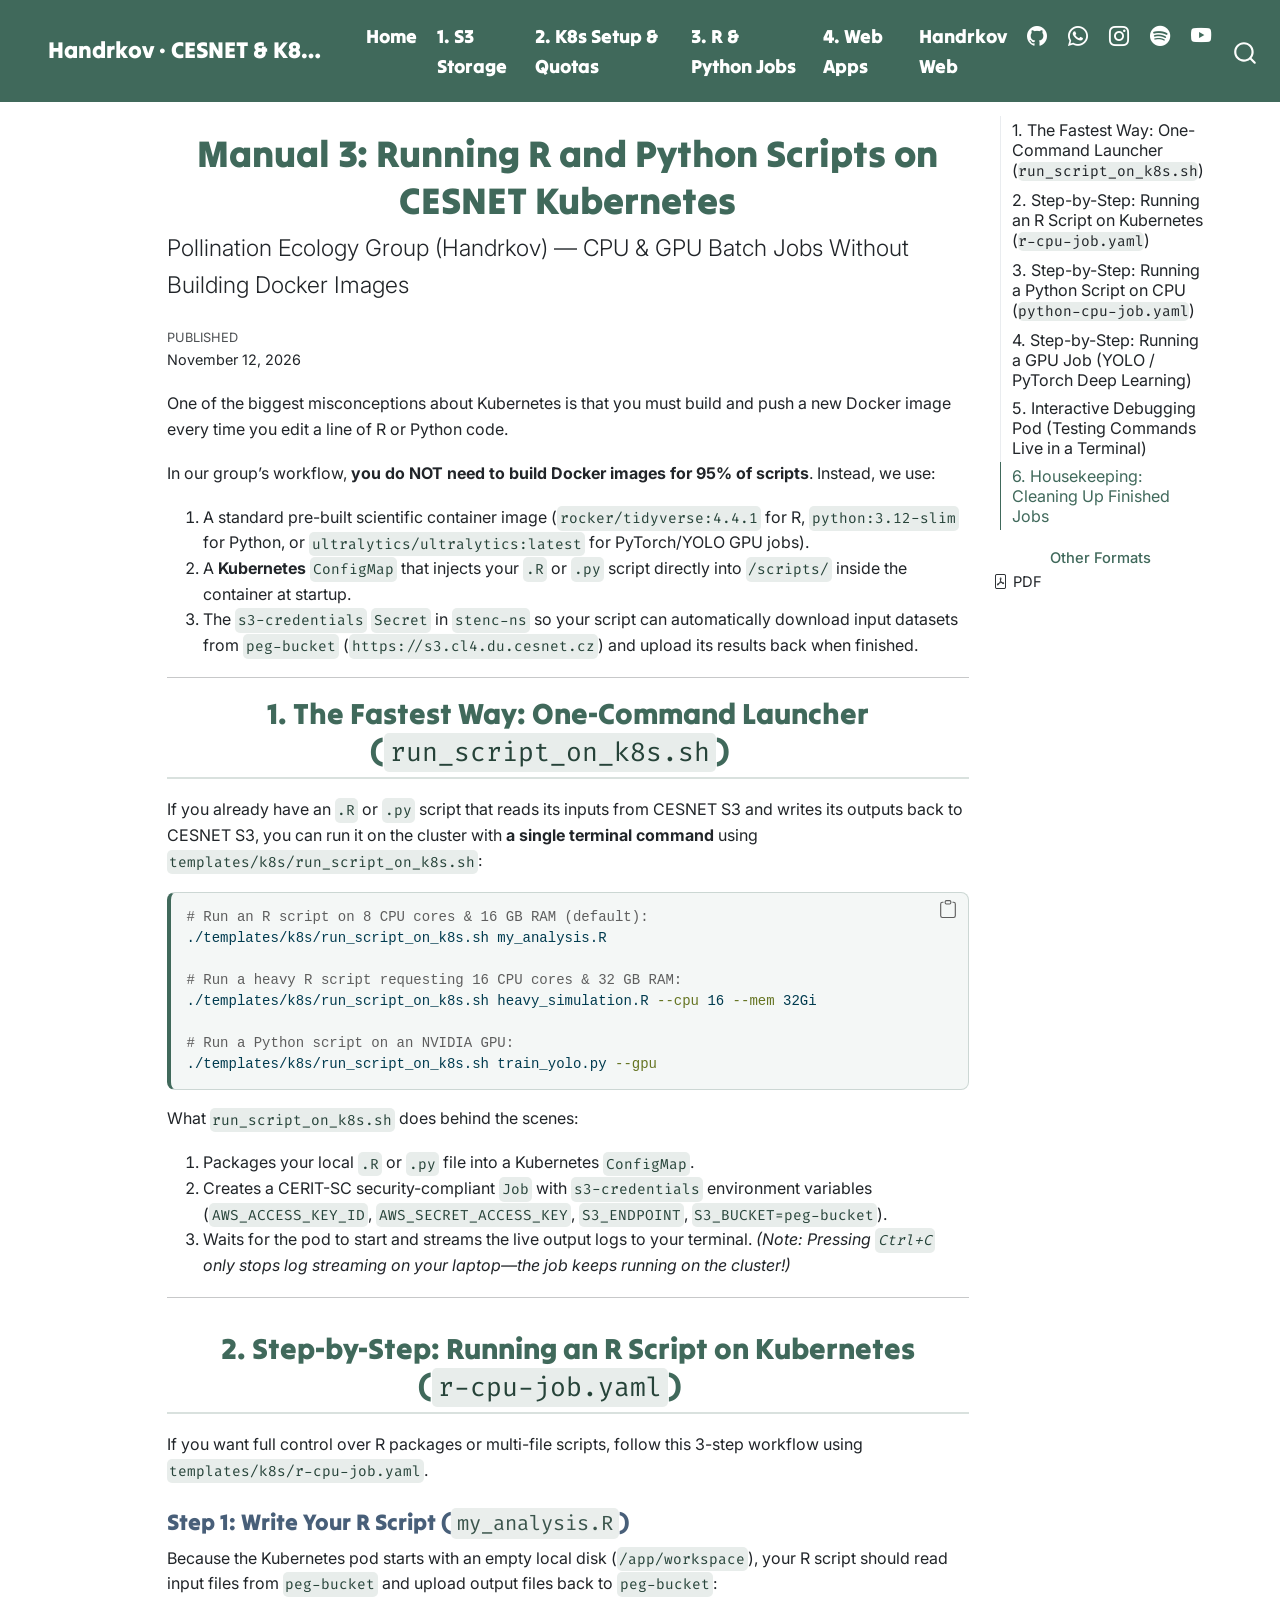
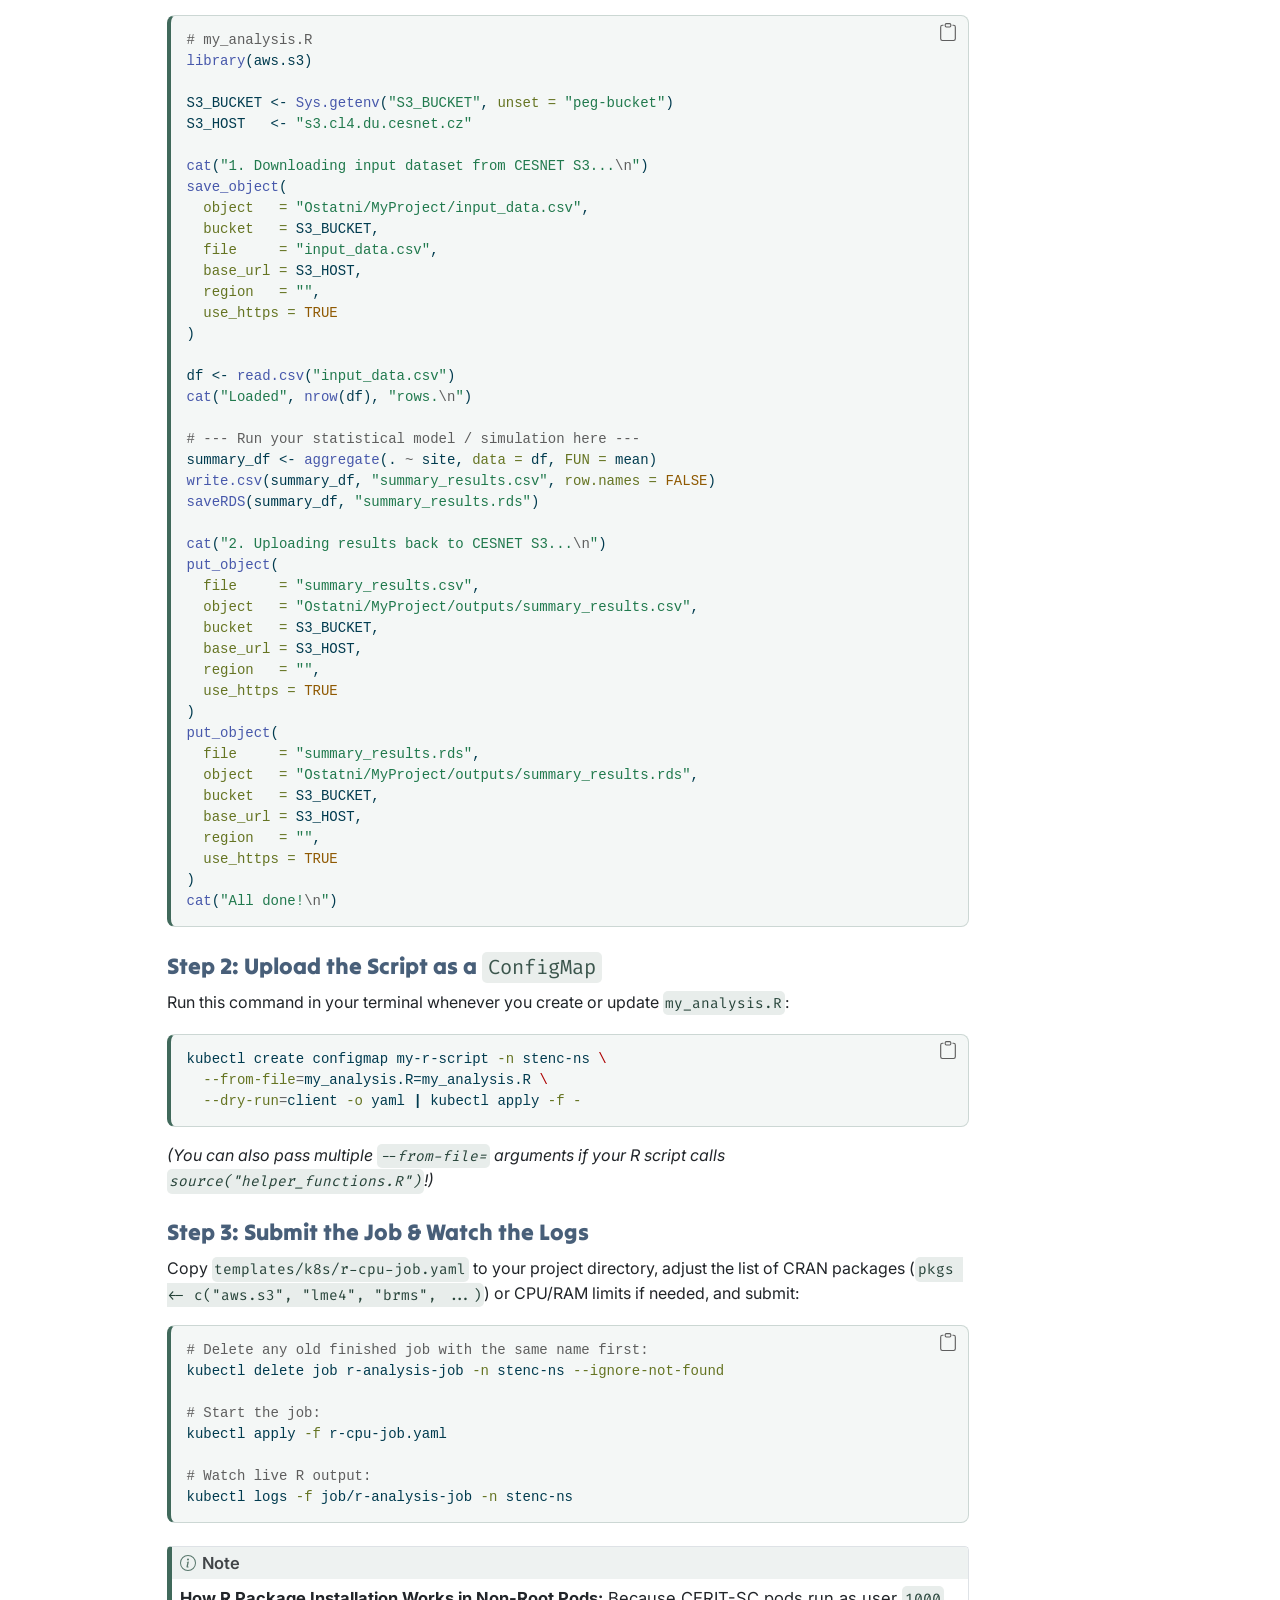
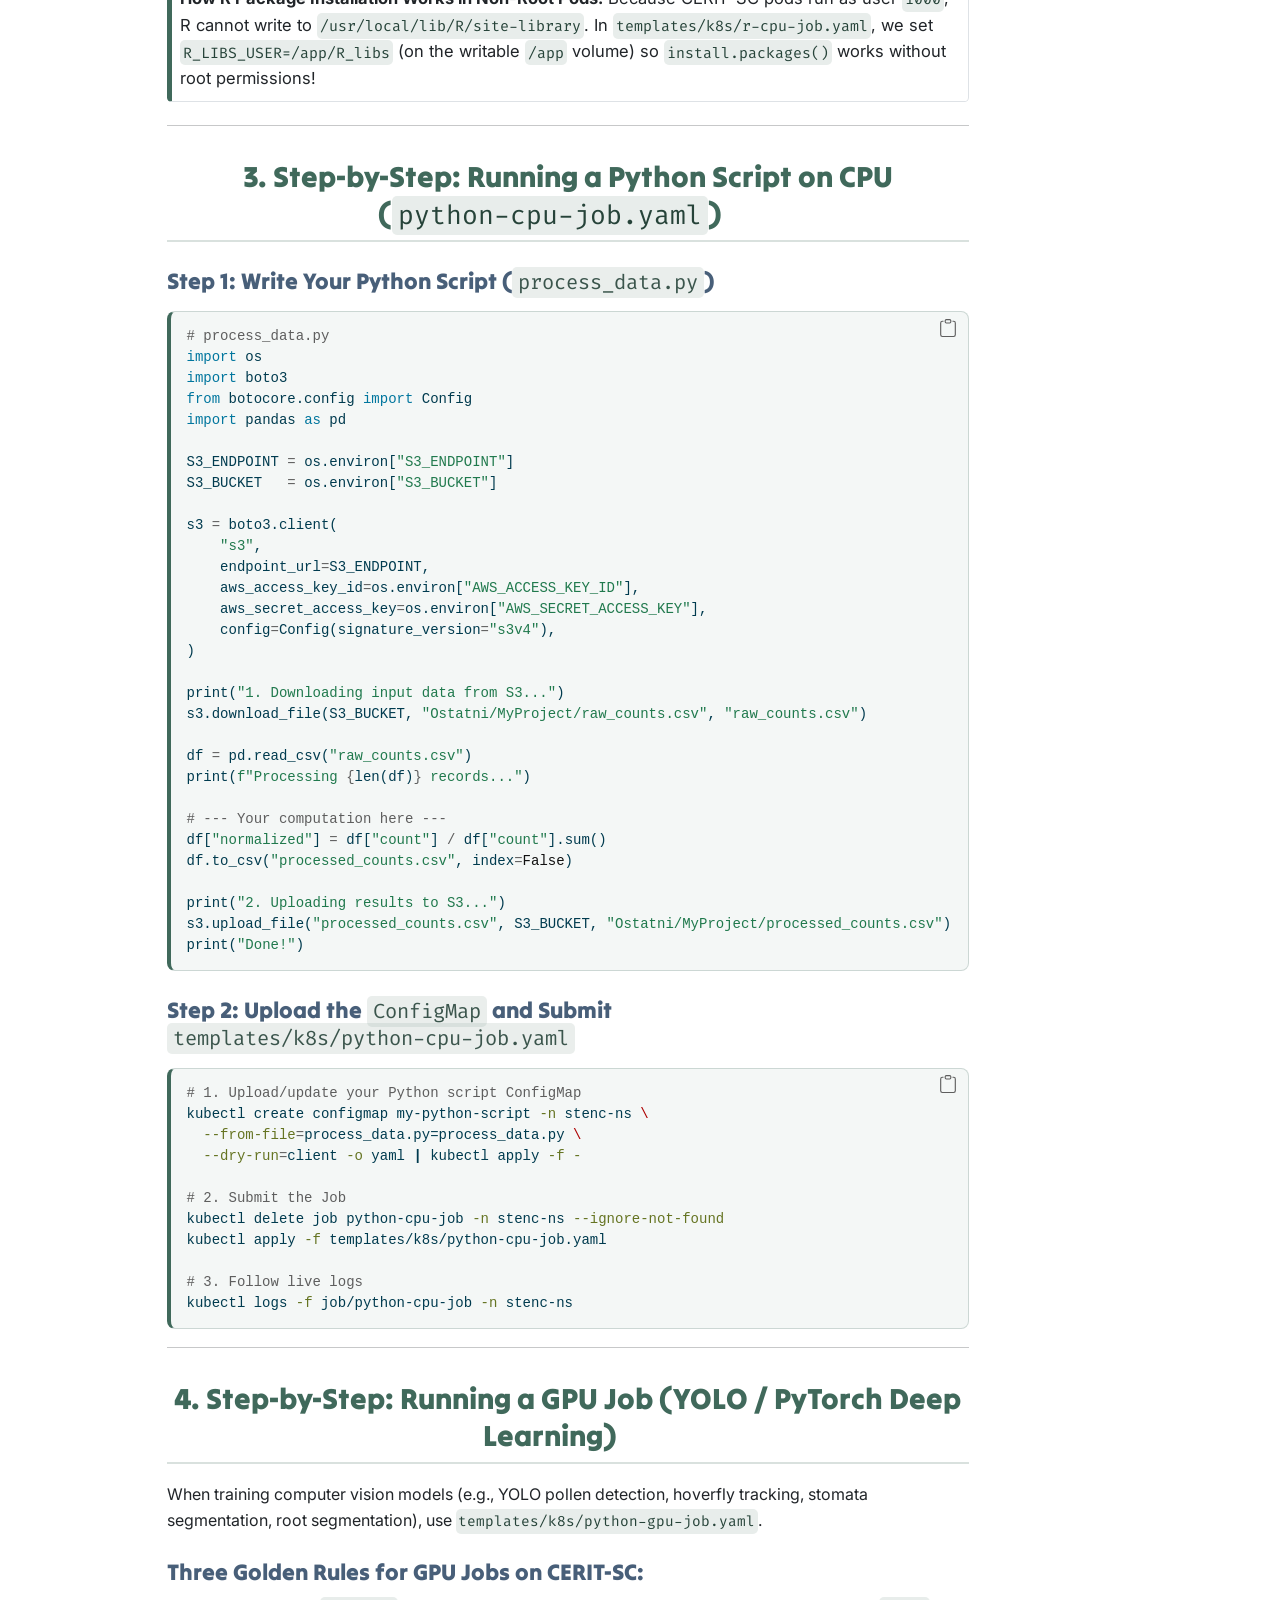
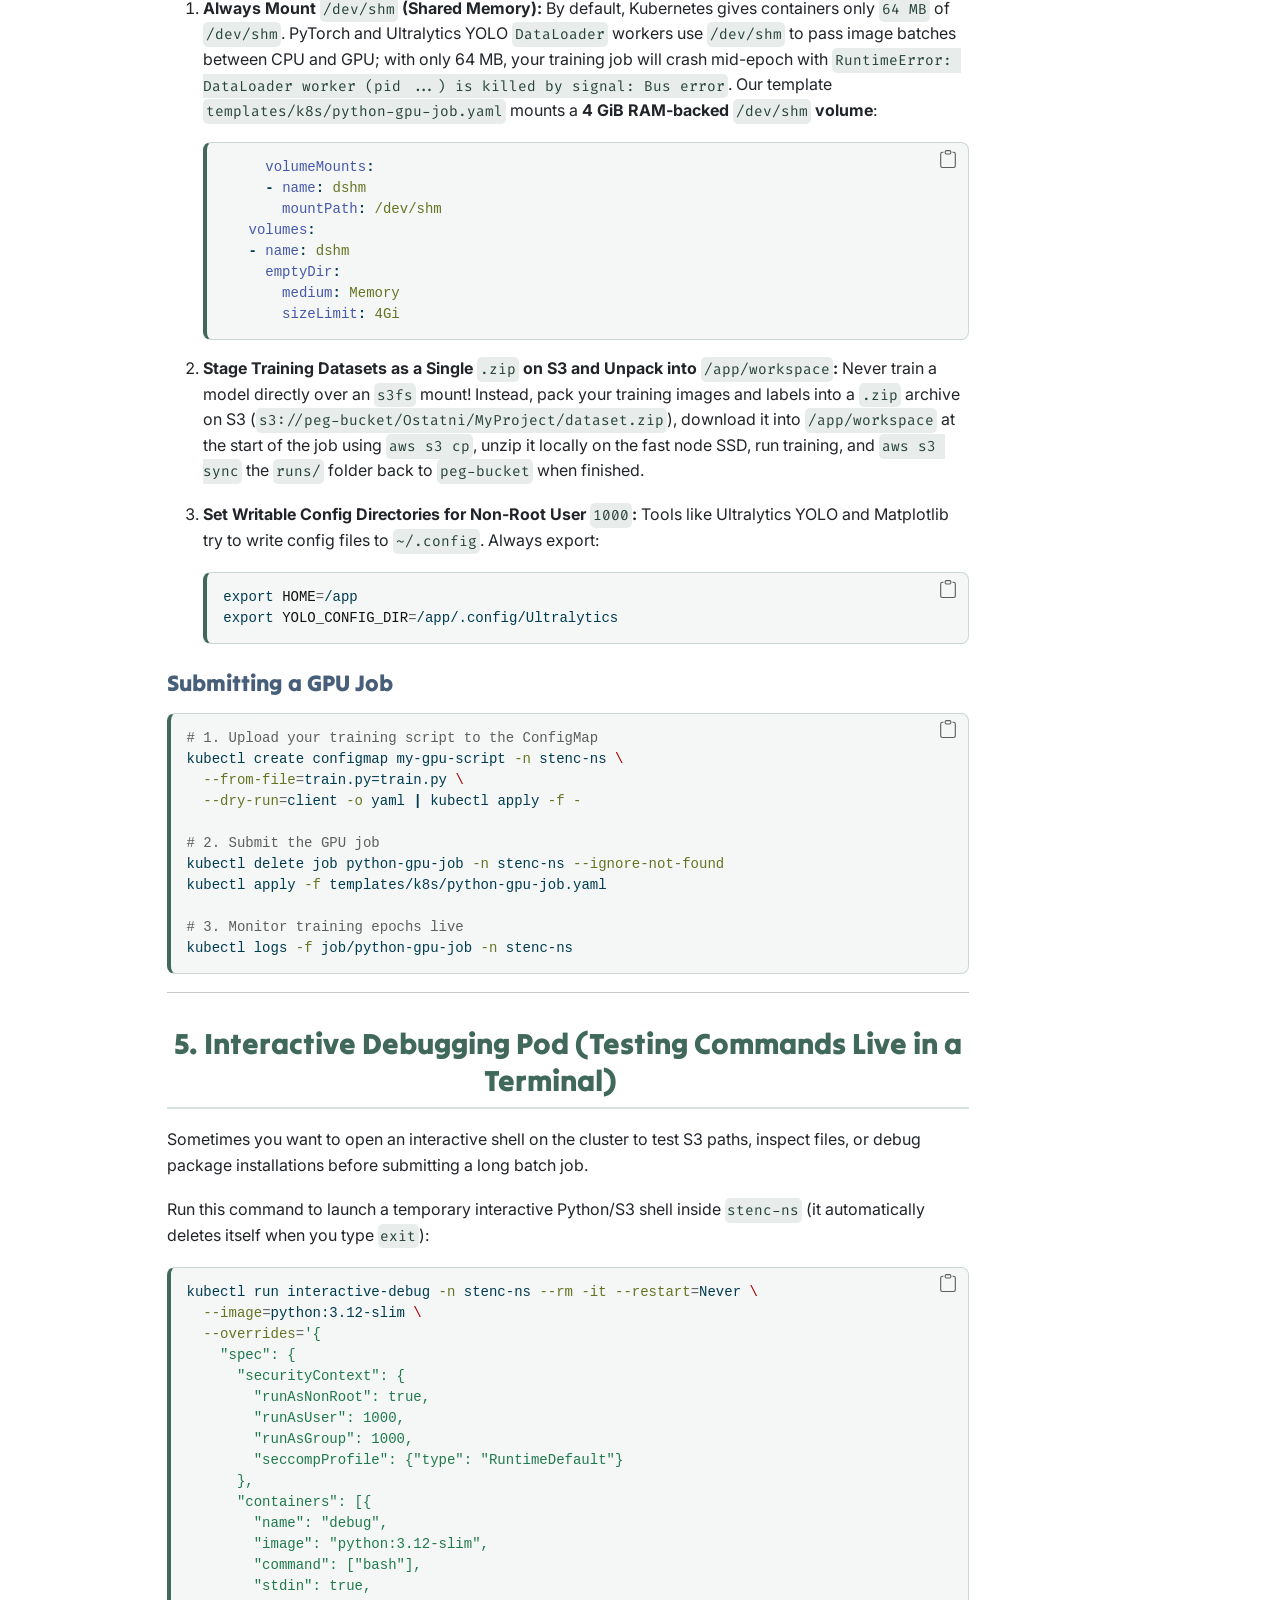
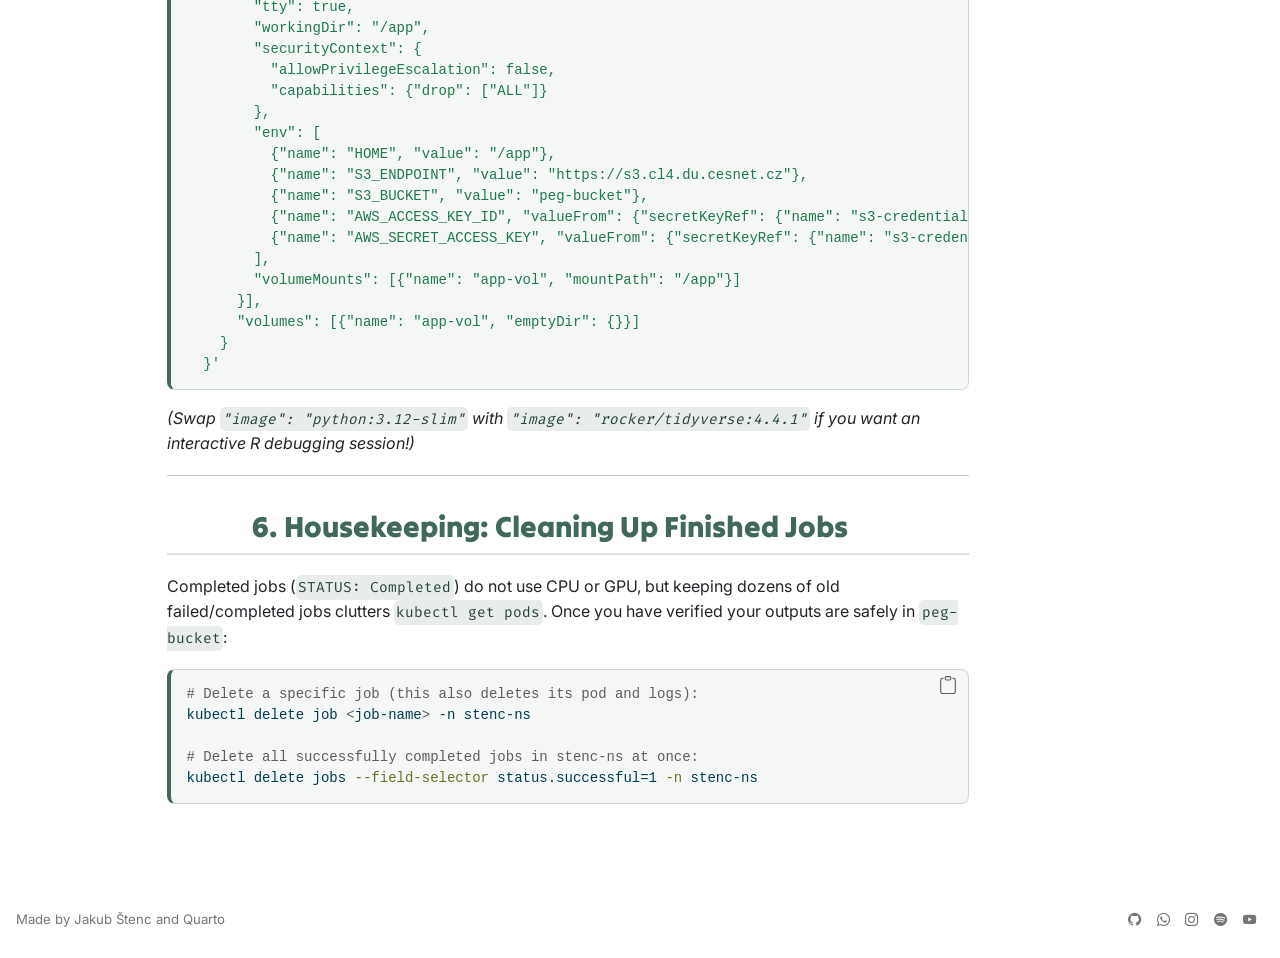
<file: docs/03_Running_R_and_Python_Scripts_on_K8s.html>
<!DOCTYPE html>
<html xmlns="http://www.w3.org/1999/xhtml" lang="en" xml:lang="en"><head>

<meta charset="utf-8">
<meta name="generator" content="quarto-1.8.25">

<meta name="viewport" content="width=device-width, initial-scale=1.0, user-scalable=yes">

<meta name="dcterms.date" content="2026-11-12">

<title>Manual 3: Running R and Python Scripts on CESNET Kubernetes – Handrkov · CESNET &amp; K8s Manuals</title>
<style>
code{white-space: pre-wrap;}
span.smallcaps{font-variant: small-caps;}
div.columns{display: flex; gap: min(4vw, 1.5em);}
div.column{flex: auto; overflow-x: auto;}
div.hanging-indent{margin-left: 1.5em; text-indent: -1.5em;}
ul.task-list{list-style: none;}
ul.task-list li input[type="checkbox"] {
  width: 0.8em;
  margin: 0 0.8em 0.2em -1em; /* quarto-specific, see https://github.com/quarto-dev/quarto-cli/issues/4556 */ 
  vertical-align: middle;
}
/* CSS for syntax highlighting */
html { -webkit-text-size-adjust: 100%; }
pre > code.sourceCode { white-space: pre; position: relative; }
pre > code.sourceCode > span { display: inline-block; line-height: 1.25; }
pre > code.sourceCode > span:empty { height: 1.2em; }
.sourceCode { overflow: visible; }
code.sourceCode > span { color: inherit; text-decoration: inherit; }
div.sourceCode { margin: 1em 0; }
pre.sourceCode { margin: 0; }
@media screen {
div.sourceCode { overflow: auto; }
}
@media print {
pre > code.sourceCode { white-space: pre-wrap; }
pre > code.sourceCode > span { text-indent: -5em; padding-left: 5em; }
}
pre.numberSource code
  { counter-reset: source-line 0; }
pre.numberSource code > span
  { position: relative; left: -4em; counter-increment: source-line; }
pre.numberSource code > span > a:first-child::before
  { content: counter(source-line);
    position: relative; left: -1em; text-align: right; vertical-align: baseline;
    border: none; display: inline-block;
    -webkit-touch-callout: none; -webkit-user-select: none;
    -khtml-user-select: none; -moz-user-select: none;
    -ms-user-select: none; user-select: none;
    padding: 0 4px; width: 4em;
  }
pre.numberSource { margin-left: 3em;  padding-left: 4px; }
div.sourceCode
  {   }
@media screen {
pre > code.sourceCode > span > a:first-child::before { text-decoration: underline; }
}
</style>


<script src="site_libs/quarto-nav/quarto-nav.js"></script>
<script src="site_libs/quarto-nav/headroom.min.js"></script>
<script src="site_libs/clipboard/clipboard.min.js"></script>
<script src="site_libs/quarto-search/autocomplete.umd.js"></script>
<script src="site_libs/quarto-search/fuse.min.js"></script>
<script src="site_libs/quarto-search/quarto-search.js"></script>
<meta name="quarto:offset" content="./">
<script src="site_libs/quarto-html/quarto.js" type="module"></script>
<script src="site_libs/quarto-html/tabsets/tabsets.js" type="module"></script>
<script src="site_libs/quarto-html/axe/axe-check.js" type="module"></script>
<script src="site_libs/quarto-html/popper.min.js"></script>
<script src="site_libs/quarto-html/tippy.umd.min.js"></script>
<script src="site_libs/quarto-html/anchor.min.js"></script>
<link href="site_libs/quarto-html/tippy.css" rel="stylesheet">
<link href="site_libs/quarto-html/quarto-syntax-highlighting-7b89279ff1a6dce999919e0e67d4d9ec.css" rel="stylesheet" id="quarto-text-highlighting-styles">
<script src="site_libs/bootstrap/bootstrap.min.js"></script>
<link href="site_libs/bootstrap/bootstrap-icons.css" rel="stylesheet">
<link href="site_libs/bootstrap/bootstrap-6cb16981c726903e8fe7b6d277202c57.min.css" rel="stylesheet" append-hash="true" id="quarto-bootstrap" data-mode="light">
<script id="quarto-search-options" type="application/json">{
  "location": "navbar",
  "copy-button": false,
  "collapse-after": 3,
  "panel-placement": "end",
  "type": "overlay",
  "limit": 50,
  "keyboard-shortcut": [
    "f",
    "/",
    "s"
  ],
  "show-item-context": false,
  "language": {
    "search-no-results-text": "No results",
    "search-matching-documents-text": "matching documents",
    "search-copy-link-title": "Copy link to search",
    "search-hide-matches-text": "Hide additional matches",
    "search-more-match-text": "more match in this document",
    "search-more-matches-text": "more matches in this document",
    "search-clear-button-title": "Clear",
    "search-text-placeholder": "",
    "search-detached-cancel-button-title": "Cancel",
    "search-submit-button-title": "Submit",
    "search-label": "Search"
  }
}</script>


</head>

<body class="nav-fixed quarto-light">

<div id="quarto-search-results"></div>
  <header id="quarto-header" class="headroom fixed-top">
    <nav class="navbar navbar-expand-lg " data-bs-theme="dark">
      <div class="navbar-container container-fluid">
      <div class="navbar-brand-container mx-auto">
    <a href="./index.html" class="navbar-brand navbar-brand-logo">
    </a>
    <a class="navbar-brand" href="./index.html">
    <span class="navbar-title">Handrkov · CESNET &amp; K8s Manuals</span>
    </a>
  </div>
            <div id="quarto-search" class="" title="Search"></div>
          <button class="navbar-toggler" type="button" data-bs-toggle="collapse" data-bs-target="#navbarCollapse" aria-controls="navbarCollapse" role="menu" aria-expanded="false" aria-label="Toggle navigation" onclick="if (window.quartoToggleHeadroom) { window.quartoToggleHeadroom(); }">
  <span class="navbar-toggler-icon"></span>
</button>
          <div class="collapse navbar-collapse" id="navbarCollapse">
            <ul class="navbar-nav navbar-nav-scroll me-auto">
  <li class="nav-item">
    <a class="nav-link" href="./index.html"> 
<span class="menu-text">Home</span></a>
  </li>  
  <li class="nav-item">
    <a class="nav-link" href="./01_CESNET_S3_Storage_Manual.html"> 
<span class="menu-text">1. S3 Storage</span></a>
  </li>  
  <li class="nav-item">
    <a class="nav-link" href="./02_Kubernetes_Getting_Started.html"> 
<span class="menu-text">2. K8s Setup &amp; Quotas</span></a>
  </li>  
  <li class="nav-item">
    <a class="nav-link active" href="./03_Running_R_and_Python_Scripts_on_K8s.html" aria-current="page"> 
<span class="menu-text">3. R &amp; Python Jobs</span></a>
  </li>  
  <li class="nav-item">
    <a class="nav-link" href="./04_Deploying_Web_Apps_on_K8s.html"> 
<span class="menu-text">4. Web Apps</span></a>
  </li>  
</ul>
            <ul class="navbar-nav navbar-nav-scroll ms-auto">
  <li class="nav-item">
    <a class="nav-link" href="https://pollination-ecology-group.github.io/Handrkov/"> 
<span class="menu-text">Handrkov Web</span></a>
  </li>  
  <li class="nav-item compact">
    <a class="nav-link" href="https://github.com/Pollination-Ecology-Group/CESNET_Manuals"> <i class="bi bi-github" role="img">
</i> 
<span class="menu-text"></span></a>
  </li>  
  <li class="nav-item compact">
    <a class="nav-link" href="https://wa.me/420774553734"> <i class="bi bi-whatsapp" role="img">
</i> 
<span class="menu-text"></span></a>
  </li>  
  <li class="nav-item compact">
    <a class="nav-link" href="https://www.instagram.com/opylovaci_handrkov_/"> <i class="bi bi-instagram" role="img">
</i> 
<span class="menu-text"></span></a>
  </li>  
  <li class="nav-item compact">
    <a class="nav-link" href="https://open.spotify.com/show/3ypxSzPMkd4TOepn3oTrVl"> <i class="bi bi-spotify" role="img">
</i> 
<span class="menu-text"></span></a>
  </li>  
  <li class="nav-item compact">
    <a class="nav-link" href="https://www.youtube.com/@opylovaci_podcast"> <i class="bi bi-youtube" role="img">
</i> 
<span class="menu-text"></span></a>
  </li>  
</ul>
          </div> <!-- /navcollapse -->
            <div class="quarto-navbar-tools">
</div>
      </div> <!-- /container-fluid -->
    </nav>
</header>
<!-- content -->
<div id="quarto-content" class="quarto-container page-columns page-rows-contents page-layout-article page-navbar">
<!-- sidebar -->
<!-- margin-sidebar -->
    <div id="quarto-margin-sidebar" class="sidebar margin-sidebar">
        <nav id="TOC" role="doc-toc" class="toc-active">
    <h2 id="toc-title">On this page</h2>
   
  <ul>
  <li><a href="#the-fastest-way-one-command-launcher-run_script_on_k8s.sh" id="toc-the-fastest-way-one-command-launcher-run_script_on_k8s.sh" class="nav-link active" data-scroll-target="#the-fastest-way-one-command-launcher-run_script_on_k8s.sh">1. The Fastest Way: One-Command Launcher (<code>run_script_on_k8s.sh</code>)</a></li>
  <li><a href="#step-by-step-running-an-r-script-on-kubernetes-r-cpu-job.yaml" id="toc-step-by-step-running-an-r-script-on-kubernetes-r-cpu-job.yaml" class="nav-link" data-scroll-target="#step-by-step-running-an-r-script-on-kubernetes-r-cpu-job.yaml">2. Step-by-Step: Running an R Script on Kubernetes (<code>r-cpu-job.yaml</code>)</a>
  <ul class="collapse">
  <li><a href="#step-1-write-your-r-script-my_analysis.r" id="toc-step-1-write-your-r-script-my_analysis.r" class="nav-link" data-scroll-target="#step-1-write-your-r-script-my_analysis.r">Step 1: Write Your R Script (<code>my_analysis.R</code>)</a></li>
  <li><a href="#step-2-upload-the-script-as-a-configmap" id="toc-step-2-upload-the-script-as-a-configmap" class="nav-link" data-scroll-target="#step-2-upload-the-script-as-a-configmap">Step 2: Upload the Script as a <code>ConfigMap</code></a></li>
  <li><a href="#step-3-submit-the-job-watch-the-logs" id="toc-step-3-submit-the-job-watch-the-logs" class="nav-link" data-scroll-target="#step-3-submit-the-job-watch-the-logs">Step 3: Submit the Job &amp; Watch the Logs</a></li>
  </ul></li>
  <li><a href="#step-by-step-running-a-python-script-on-cpu-python-cpu-job.yaml" id="toc-step-by-step-running-a-python-script-on-cpu-python-cpu-job.yaml" class="nav-link" data-scroll-target="#step-by-step-running-a-python-script-on-cpu-python-cpu-job.yaml">3. Step-by-Step: Running a Python Script on CPU (<code>python-cpu-job.yaml</code>)</a>
  <ul class="collapse">
  <li><a href="#step-1-write-your-python-script-process_data.py" id="toc-step-1-write-your-python-script-process_data.py" class="nav-link" data-scroll-target="#step-1-write-your-python-script-process_data.py">Step 1: Write Your Python Script (<code>process_data.py</code>)</a></li>
  <li><a href="#step-2-upload-the-configmap-and-submit-templatesk8spython-cpu-job.yaml" id="toc-step-2-upload-the-configmap-and-submit-templatesk8spython-cpu-job.yaml" class="nav-link" data-scroll-target="#step-2-upload-the-configmap-and-submit-templatesk8spython-cpu-job.yaml">Step 2: Upload the <code>ConfigMap</code> and Submit <code>templates/k8s/python-cpu-job.yaml</code></a></li>
  </ul></li>
  <li><a href="#step-by-step-running-a-gpu-job-yolo-pytorch-deep-learning" id="toc-step-by-step-running-a-gpu-job-yolo-pytorch-deep-learning" class="nav-link" data-scroll-target="#step-by-step-running-a-gpu-job-yolo-pytorch-deep-learning">4. Step-by-Step: Running a GPU Job (YOLO / PyTorch Deep Learning)</a>
  <ul class="collapse">
  <li><a href="#three-golden-rules-for-gpu-jobs-on-cerit-sc" id="toc-three-golden-rules-for-gpu-jobs-on-cerit-sc" class="nav-link" data-scroll-target="#three-golden-rules-for-gpu-jobs-on-cerit-sc">Three Golden Rules for GPU Jobs on CERIT-SC:</a></li>
  <li><a href="#submitting-a-gpu-job" id="toc-submitting-a-gpu-job" class="nav-link" data-scroll-target="#submitting-a-gpu-job">Submitting a GPU Job</a></li>
  </ul></li>
  <li><a href="#interactive-debugging-pod-testing-commands-live-in-a-terminal" id="toc-interactive-debugging-pod-testing-commands-live-in-a-terminal" class="nav-link" data-scroll-target="#interactive-debugging-pod-testing-commands-live-in-a-terminal">5. Interactive Debugging Pod (Testing Commands Live in a Terminal)</a></li>
  <li><a href="#housekeeping-cleaning-up-finished-jobs" id="toc-housekeeping-cleaning-up-finished-jobs" class="nav-link" data-scroll-target="#housekeeping-cleaning-up-finished-jobs">6. Housekeeping: Cleaning Up Finished Jobs</a></li>
  </ul>
<div class="quarto-alternate-formats"><h2>Other Formats</h2><ul><li><a href="03_Running_R_and_Python_Scripts_on_K8s.pdf"><i class="bi bi-file-pdf"></i>PDF</a></li></ul></div></nav>
    </div>
<!-- main -->
<main class="content" id="quarto-document-content">

<header id="title-block-header" class="quarto-title-block default">
<div class="quarto-title">
<h1 class="title">Manual 3: Running R and Python Scripts on CESNET Kubernetes</h1>
<p class="subtitle lead">Pollination Ecology Group (Handrkov) — CPU &amp; GPU Batch Jobs Without Building Docker Images</p>
</div>



<div class="quarto-title-meta">

    
    <div>
    <div class="quarto-title-meta-heading">Published</div>
    <div class="quarto-title-meta-contents">
      <p class="date">November 12, 2026</p>
    </div>
  </div>
  
    
  </div>
  


</header>


<p>One of the biggest misconceptions about Kubernetes is that you must build and push a new Docker image every time you edit a line of R or Python code.</p>
<p>In our group’s workflow, <strong>you do NOT need to build Docker images for 95% of scripts</strong>. Instead, we use:</p>
<ol type="1">
<li>A standard pre-built scientific container image (<code>rocker/tidyverse:4.4.1</code> for R, <code>python:3.12-slim</code> for Python, or <code>ultralytics/ultralytics:latest</code> for PyTorch/YOLO GPU jobs).</li>
<li>A <strong>Kubernetes <code>ConfigMap</code></strong> that injects your <code>.R</code> or <code>.py</code> script directly into <code>/scripts/</code> inside the container at startup.</li>
<li>The <strong><code>s3-credentials</code> <code>Secret</code></strong> in <code>stenc-ns</code> so your script can automatically download input datasets from <code>peg-bucket</code> (<code>https://s3.cl4.du.cesnet.cz</code>) and upload its results back when finished.</li>
</ol>
<hr>
<section id="the-fastest-way-one-command-launcher-run_script_on_k8s.sh" class="level2">
<h2 class="anchored" data-anchor-id="the-fastest-way-one-command-launcher-run_script_on_k8s.sh">1. The Fastest Way: One-Command Launcher (<code>run_script_on_k8s.sh</code>)</h2>
<p>If you already have an <code>.R</code> or <code>.py</code> script that reads its inputs from CESNET S3 and writes its outputs back to CESNET S3, you can run it on the cluster with <strong>a single terminal command</strong> using <code>templates/k8s/run_script_on_k8s.sh</code>:</p>
<div class="code-copy-outer-scaffold"><div class="sourceCode" id="cb1"><pre class="sourceCode bash code-with-copy"><code class="sourceCode bash"><span id="cb1-1"><a href="#cb1-1" aria-hidden="true" tabindex="-1"></a><span class="co"># Run an R script on 8 CPU cores &amp; 16 GB RAM (default):</span></span>
<span id="cb1-2"><a href="#cb1-2" aria-hidden="true" tabindex="-1"></a><span class="ex">./templates/k8s/run_script_on_k8s.sh</span> my_analysis.R</span>
<span id="cb1-3"><a href="#cb1-3" aria-hidden="true" tabindex="-1"></a></span>
<span id="cb1-4"><a href="#cb1-4" aria-hidden="true" tabindex="-1"></a><span class="co"># Run a heavy R script requesting 16 CPU cores &amp; 32 GB RAM:</span></span>
<span id="cb1-5"><a href="#cb1-5" aria-hidden="true" tabindex="-1"></a><span class="ex">./templates/k8s/run_script_on_k8s.sh</span> heavy_simulation.R <span class="at">--cpu</span> 16 <span class="at">--mem</span> 32Gi</span>
<span id="cb1-6"><a href="#cb1-6" aria-hidden="true" tabindex="-1"></a></span>
<span id="cb1-7"><a href="#cb1-7" aria-hidden="true" tabindex="-1"></a><span class="co"># Run a Python script on an NVIDIA GPU:</span></span>
<span id="cb1-8"><a href="#cb1-8" aria-hidden="true" tabindex="-1"></a><span class="ex">./templates/k8s/run_script_on_k8s.sh</span> train_yolo.py <span class="at">--gpu</span></span></code></pre></div><button title="Copy to Clipboard" class="code-copy-button"><i class="bi"></i></button></div>
<p>What <code>run_script_on_k8s.sh</code> does behind the scenes:</p>
<ol type="1">
<li>Packages your local <code>.R</code> or <code>.py</code> file into a Kubernetes <code>ConfigMap</code>.</li>
<li>Creates a CERIT-SC security-compliant <code>Job</code> with <code>s3-credentials</code> environment variables (<code>AWS_ACCESS_KEY_ID</code>, <code>AWS_SECRET_ACCESS_KEY</code>, <code>S3_ENDPOINT</code>, <code>S3_BUCKET=peg-bucket</code>).</li>
<li>Waits for the pod to start and streams the live output logs to your terminal. <em>(Note: Pressing <code>Ctrl+C</code> only stops log streaming on your laptop—the job keeps running on the cluster!)</em></li>
</ol>
<hr>
</section>
<section id="step-by-step-running-an-r-script-on-kubernetes-r-cpu-job.yaml" class="level2">
<h2 class="anchored" data-anchor-id="step-by-step-running-an-r-script-on-kubernetes-r-cpu-job.yaml">2. Step-by-Step: Running an R Script on Kubernetes (<code>r-cpu-job.yaml</code>)</h2>
<p>If you want full control over R packages or multi-file scripts, follow this 3-step workflow using <code>templates/k8s/r-cpu-job.yaml</code>.</p>
<section id="step-1-write-your-r-script-my_analysis.r" class="level3">
<h3 class="anchored" data-anchor-id="step-1-write-your-r-script-my_analysis.r">Step 1: Write Your R Script (<code>my_analysis.R</code>)</h3>
<p>Because the Kubernetes pod starts with an empty local disk (<code>/app/workspace</code>), your R script should read input files from <code>peg-bucket</code> and upload output files back to <code>peg-bucket</code>:</p>
<div class="code-copy-outer-scaffold"><div class="sourceCode" id="cb2"><pre class="sourceCode r code-with-copy"><code class="sourceCode r"><span id="cb2-1"><a href="#cb2-1" aria-hidden="true" tabindex="-1"></a><span class="co"># my_analysis.R</span></span>
<span id="cb2-2"><a href="#cb2-2" aria-hidden="true" tabindex="-1"></a><span class="fu">library</span>(aws.s3)</span>
<span id="cb2-3"><a href="#cb2-3" aria-hidden="true" tabindex="-1"></a></span>
<span id="cb2-4"><a href="#cb2-4" aria-hidden="true" tabindex="-1"></a>S3_BUCKET <span class="ot">&lt;-</span> <span class="fu">Sys.getenv</span>(<span class="st">"S3_BUCKET"</span>, <span class="at">unset =</span> <span class="st">"peg-bucket"</span>)</span>
<span id="cb2-5"><a href="#cb2-5" aria-hidden="true" tabindex="-1"></a>S3_HOST   <span class="ot">&lt;-</span> <span class="st">"s3.cl4.du.cesnet.cz"</span></span>
<span id="cb2-6"><a href="#cb2-6" aria-hidden="true" tabindex="-1"></a></span>
<span id="cb2-7"><a href="#cb2-7" aria-hidden="true" tabindex="-1"></a><span class="fu">cat</span>(<span class="st">"1. Downloading input dataset from CESNET S3...</span><span class="sc">\n</span><span class="st">"</span>)</span>
<span id="cb2-8"><a href="#cb2-8" aria-hidden="true" tabindex="-1"></a><span class="fu">save_object</span>(</span>
<span id="cb2-9"><a href="#cb2-9" aria-hidden="true" tabindex="-1"></a>  <span class="at">object   =</span> <span class="st">"Ostatni/MyProject/input_data.csv"</span>,</span>
<span id="cb2-10"><a href="#cb2-10" aria-hidden="true" tabindex="-1"></a>  <span class="at">bucket   =</span> S3_BUCKET,</span>
<span id="cb2-11"><a href="#cb2-11" aria-hidden="true" tabindex="-1"></a>  <span class="at">file     =</span> <span class="st">"input_data.csv"</span>,</span>
<span id="cb2-12"><a href="#cb2-12" aria-hidden="true" tabindex="-1"></a>  <span class="at">base_url =</span> S3_HOST,</span>
<span id="cb2-13"><a href="#cb2-13" aria-hidden="true" tabindex="-1"></a>  <span class="at">region   =</span> <span class="st">""</span>,</span>
<span id="cb2-14"><a href="#cb2-14" aria-hidden="true" tabindex="-1"></a>  <span class="at">use_https =</span> <span class="cn">TRUE</span></span>
<span id="cb2-15"><a href="#cb2-15" aria-hidden="true" tabindex="-1"></a>)</span>
<span id="cb2-16"><a href="#cb2-16" aria-hidden="true" tabindex="-1"></a></span>
<span id="cb2-17"><a href="#cb2-17" aria-hidden="true" tabindex="-1"></a>df <span class="ot">&lt;-</span> <span class="fu">read.csv</span>(<span class="st">"input_data.csv"</span>)</span>
<span id="cb2-18"><a href="#cb2-18" aria-hidden="true" tabindex="-1"></a><span class="fu">cat</span>(<span class="st">"Loaded"</span>, <span class="fu">nrow</span>(df), <span class="st">"rows.</span><span class="sc">\n</span><span class="st">"</span>)</span>
<span id="cb2-19"><a href="#cb2-19" aria-hidden="true" tabindex="-1"></a></span>
<span id="cb2-20"><a href="#cb2-20" aria-hidden="true" tabindex="-1"></a><span class="co"># --- Run your statistical model / simulation here ---</span></span>
<span id="cb2-21"><a href="#cb2-21" aria-hidden="true" tabindex="-1"></a>summary_df <span class="ot">&lt;-</span> <span class="fu">aggregate</span>(. <span class="sc">~</span> site, <span class="at">data =</span> df, <span class="at">FUN =</span> mean)</span>
<span id="cb2-22"><a href="#cb2-22" aria-hidden="true" tabindex="-1"></a><span class="fu">write.csv</span>(summary_df, <span class="st">"summary_results.csv"</span>, <span class="at">row.names =</span> <span class="cn">FALSE</span>)</span>
<span id="cb2-23"><a href="#cb2-23" aria-hidden="true" tabindex="-1"></a><span class="fu">saveRDS</span>(summary_df, <span class="st">"summary_results.rds"</span>)</span>
<span id="cb2-24"><a href="#cb2-24" aria-hidden="true" tabindex="-1"></a></span>
<span id="cb2-25"><a href="#cb2-25" aria-hidden="true" tabindex="-1"></a><span class="fu">cat</span>(<span class="st">"2. Uploading results back to CESNET S3...</span><span class="sc">\n</span><span class="st">"</span>)</span>
<span id="cb2-26"><a href="#cb2-26" aria-hidden="true" tabindex="-1"></a><span class="fu">put_object</span>(</span>
<span id="cb2-27"><a href="#cb2-27" aria-hidden="true" tabindex="-1"></a>  <span class="at">file     =</span> <span class="st">"summary_results.csv"</span>,</span>
<span id="cb2-28"><a href="#cb2-28" aria-hidden="true" tabindex="-1"></a>  <span class="at">object   =</span> <span class="st">"Ostatni/MyProject/outputs/summary_results.csv"</span>,</span>
<span id="cb2-29"><a href="#cb2-29" aria-hidden="true" tabindex="-1"></a>  <span class="at">bucket   =</span> S3_BUCKET,</span>
<span id="cb2-30"><a href="#cb2-30" aria-hidden="true" tabindex="-1"></a>  <span class="at">base_url =</span> S3_HOST,</span>
<span id="cb2-31"><a href="#cb2-31" aria-hidden="true" tabindex="-1"></a>  <span class="at">region   =</span> <span class="st">""</span>,</span>
<span id="cb2-32"><a href="#cb2-32" aria-hidden="true" tabindex="-1"></a>  <span class="at">use_https =</span> <span class="cn">TRUE</span></span>
<span id="cb2-33"><a href="#cb2-33" aria-hidden="true" tabindex="-1"></a>)</span>
<span id="cb2-34"><a href="#cb2-34" aria-hidden="true" tabindex="-1"></a><span class="fu">put_object</span>(</span>
<span id="cb2-35"><a href="#cb2-35" aria-hidden="true" tabindex="-1"></a>  <span class="at">file     =</span> <span class="st">"summary_results.rds"</span>,</span>
<span id="cb2-36"><a href="#cb2-36" aria-hidden="true" tabindex="-1"></a>  <span class="at">object   =</span> <span class="st">"Ostatni/MyProject/outputs/summary_results.rds"</span>,</span>
<span id="cb2-37"><a href="#cb2-37" aria-hidden="true" tabindex="-1"></a>  <span class="at">bucket   =</span> S3_BUCKET,</span>
<span id="cb2-38"><a href="#cb2-38" aria-hidden="true" tabindex="-1"></a>  <span class="at">base_url =</span> S3_HOST,</span>
<span id="cb2-39"><a href="#cb2-39" aria-hidden="true" tabindex="-1"></a>  <span class="at">region   =</span> <span class="st">""</span>,</span>
<span id="cb2-40"><a href="#cb2-40" aria-hidden="true" tabindex="-1"></a>  <span class="at">use_https =</span> <span class="cn">TRUE</span></span>
<span id="cb2-41"><a href="#cb2-41" aria-hidden="true" tabindex="-1"></a>)</span>
<span id="cb2-42"><a href="#cb2-42" aria-hidden="true" tabindex="-1"></a><span class="fu">cat</span>(<span class="st">"All done!</span><span class="sc">\n</span><span class="st">"</span>)</span></code></pre></div><button title="Copy to Clipboard" class="code-copy-button"><i class="bi"></i></button></div>
</section>
<section id="step-2-upload-the-script-as-a-configmap" class="level3">
<h3 class="anchored" data-anchor-id="step-2-upload-the-script-as-a-configmap">Step 2: Upload the Script as a <code>ConfigMap</code></h3>
<p>Run this command in your terminal whenever you create or update <code>my_analysis.R</code>:</p>
<div class="code-copy-outer-scaffold"><div class="sourceCode" id="cb3"><pre class="sourceCode bash code-with-copy"><code class="sourceCode bash"><span id="cb3-1"><a href="#cb3-1" aria-hidden="true" tabindex="-1"></a><span class="ex">kubectl</span> create configmap my-r-script <span class="at">-n</span> stenc-ns <span class="dt">\</span></span>
<span id="cb3-2"><a href="#cb3-2" aria-hidden="true" tabindex="-1"></a>  <span class="at">--from-file</span><span class="op">=</span>my_analysis.R=my_analysis.R <span class="dt">\</span></span>
<span id="cb3-3"><a href="#cb3-3" aria-hidden="true" tabindex="-1"></a>  <span class="at">--dry-run</span><span class="op">=</span>client <span class="at">-o</span> yaml <span class="kw">|</span> <span class="ex">kubectl</span> apply <span class="at">-f</span> <span class="at">-</span></span></code></pre></div><button title="Copy to Clipboard" class="code-copy-button"><i class="bi"></i></button></div>
<p><em>(You can also pass multiple <code>--from-file=</code> arguments if your R script calls <code>source("helper_functions.R")</code>!)</em></p>
</section>
<section id="step-3-submit-the-job-watch-the-logs" class="level3">
<h3 class="anchored" data-anchor-id="step-3-submit-the-job-watch-the-logs">Step 3: Submit the Job &amp; Watch the Logs</h3>
<p>Copy <code>templates/k8s/r-cpu-job.yaml</code> to your project directory, adjust the list of CRAN packages (<code>pkgs &lt;- c("aws.s3", "lme4", "brms", ...)</code>) or CPU/RAM limits if needed, and submit:</p>
<div class="code-copy-outer-scaffold"><div class="sourceCode" id="cb4"><pre class="sourceCode bash code-with-copy"><code class="sourceCode bash"><span id="cb4-1"><a href="#cb4-1" aria-hidden="true" tabindex="-1"></a><span class="co"># Delete any old finished job with the same name first:</span></span>
<span id="cb4-2"><a href="#cb4-2" aria-hidden="true" tabindex="-1"></a><span class="ex">kubectl</span> delete job r-analysis-job <span class="at">-n</span> stenc-ns <span class="at">--ignore-not-found</span></span>
<span id="cb4-3"><a href="#cb4-3" aria-hidden="true" tabindex="-1"></a></span>
<span id="cb4-4"><a href="#cb4-4" aria-hidden="true" tabindex="-1"></a><span class="co"># Start the job:</span></span>
<span id="cb4-5"><a href="#cb4-5" aria-hidden="true" tabindex="-1"></a><span class="ex">kubectl</span> apply <span class="at">-f</span> r-cpu-job.yaml</span>
<span id="cb4-6"><a href="#cb4-6" aria-hidden="true" tabindex="-1"></a></span>
<span id="cb4-7"><a href="#cb4-7" aria-hidden="true" tabindex="-1"></a><span class="co"># Watch live R output:</span></span>
<span id="cb4-8"><a href="#cb4-8" aria-hidden="true" tabindex="-1"></a><span class="ex">kubectl</span> logs <span class="at">-f</span> job/r-analysis-job <span class="at">-n</span> stenc-ns</span></code></pre></div><button title="Copy to Clipboard" class="code-copy-button"><i class="bi"></i></button></div>
<div class="callout callout-style-default callout-note callout-titled">
<div class="callout-header d-flex align-content-center">
<div class="callout-icon-container">
<i class="callout-icon"></i>
</div>
<div class="callout-title-container flex-fill">
Note
</div>
</div>
<div class="callout-body-container callout-body">
<p><strong>How R Package Installation Works in Non-Root Pods:</strong> Because CERIT-SC pods run as user <code>1000</code>, R cannot write to <code>/usr/local/lib/R/site-library</code>. In <code>templates/k8s/r-cpu-job.yaml</code>, we set <code>R_LIBS_USER=/app/R_libs</code> (on the writable <code>/app</code> volume) so <code>install.packages()</code> works without root permissions!</p>
</div>
</div>
<hr>
</section>
</section>
<section id="step-by-step-running-a-python-script-on-cpu-python-cpu-job.yaml" class="level2">
<h2 class="anchored" data-anchor-id="step-by-step-running-a-python-script-on-cpu-python-cpu-job.yaml">3. Step-by-Step: Running a Python Script on CPU (<code>python-cpu-job.yaml</code>)</h2>
<section id="step-1-write-your-python-script-process_data.py" class="level3">
<h3 class="anchored" data-anchor-id="step-1-write-your-python-script-process_data.py">Step 1: Write Your Python Script (<code>process_data.py</code>)</h3>
<div class="code-copy-outer-scaffold"><div class="sourceCode" id="cb5"><pre class="sourceCode python code-with-copy"><code class="sourceCode python"><span id="cb5-1"><a href="#cb5-1" aria-hidden="true" tabindex="-1"></a><span class="co"># process_data.py</span></span>
<span id="cb5-2"><a href="#cb5-2" aria-hidden="true" tabindex="-1"></a><span class="im">import</span> os</span>
<span id="cb5-3"><a href="#cb5-3" aria-hidden="true" tabindex="-1"></a><span class="im">import</span> boto3</span>
<span id="cb5-4"><a href="#cb5-4" aria-hidden="true" tabindex="-1"></a><span class="im">from</span> botocore.config <span class="im">import</span> Config</span>
<span id="cb5-5"><a href="#cb5-5" aria-hidden="true" tabindex="-1"></a><span class="im">import</span> pandas <span class="im">as</span> pd</span>
<span id="cb5-6"><a href="#cb5-6" aria-hidden="true" tabindex="-1"></a></span>
<span id="cb5-7"><a href="#cb5-7" aria-hidden="true" tabindex="-1"></a>S3_ENDPOINT <span class="op">=</span> os.environ[<span class="st">"S3_ENDPOINT"</span>]</span>
<span id="cb5-8"><a href="#cb5-8" aria-hidden="true" tabindex="-1"></a>S3_BUCKET   <span class="op">=</span> os.environ[<span class="st">"S3_BUCKET"</span>]</span>
<span id="cb5-9"><a href="#cb5-9" aria-hidden="true" tabindex="-1"></a></span>
<span id="cb5-10"><a href="#cb5-10" aria-hidden="true" tabindex="-1"></a>s3 <span class="op">=</span> boto3.client(</span>
<span id="cb5-11"><a href="#cb5-11" aria-hidden="true" tabindex="-1"></a>    <span class="st">"s3"</span>,</span>
<span id="cb5-12"><a href="#cb5-12" aria-hidden="true" tabindex="-1"></a>    endpoint_url<span class="op">=</span>S3_ENDPOINT,</span>
<span id="cb5-13"><a href="#cb5-13" aria-hidden="true" tabindex="-1"></a>    aws_access_key_id<span class="op">=</span>os.environ[<span class="st">"AWS_ACCESS_KEY_ID"</span>],</span>
<span id="cb5-14"><a href="#cb5-14" aria-hidden="true" tabindex="-1"></a>    aws_secret_access_key<span class="op">=</span>os.environ[<span class="st">"AWS_SECRET_ACCESS_KEY"</span>],</span>
<span id="cb5-15"><a href="#cb5-15" aria-hidden="true" tabindex="-1"></a>    config<span class="op">=</span>Config(signature_version<span class="op">=</span><span class="st">"s3v4"</span>),</span>
<span id="cb5-16"><a href="#cb5-16" aria-hidden="true" tabindex="-1"></a>)</span>
<span id="cb5-17"><a href="#cb5-17" aria-hidden="true" tabindex="-1"></a></span>
<span id="cb5-18"><a href="#cb5-18" aria-hidden="true" tabindex="-1"></a><span class="bu">print</span>(<span class="st">"1. Downloading input data from S3..."</span>)</span>
<span id="cb5-19"><a href="#cb5-19" aria-hidden="true" tabindex="-1"></a>s3.download_file(S3_BUCKET, <span class="st">"Ostatni/MyProject/raw_counts.csv"</span>, <span class="st">"raw_counts.csv"</span>)</span>
<span id="cb5-20"><a href="#cb5-20" aria-hidden="true" tabindex="-1"></a></span>
<span id="cb5-21"><a href="#cb5-21" aria-hidden="true" tabindex="-1"></a>df <span class="op">=</span> pd.read_csv(<span class="st">"raw_counts.csv"</span>)</span>
<span id="cb5-22"><a href="#cb5-22" aria-hidden="true" tabindex="-1"></a><span class="bu">print</span>(<span class="ss">f"Processing </span><span class="sc">{</span><span class="bu">len</span>(df)<span class="sc">}</span><span class="ss"> records..."</span>)</span>
<span id="cb5-23"><a href="#cb5-23" aria-hidden="true" tabindex="-1"></a></span>
<span id="cb5-24"><a href="#cb5-24" aria-hidden="true" tabindex="-1"></a><span class="co"># --- Your computation here ---</span></span>
<span id="cb5-25"><a href="#cb5-25" aria-hidden="true" tabindex="-1"></a>df[<span class="st">"normalized"</span>] <span class="op">=</span> df[<span class="st">"count"</span>] <span class="op">/</span> df[<span class="st">"count"</span>].<span class="bu">sum</span>()</span>
<span id="cb5-26"><a href="#cb5-26" aria-hidden="true" tabindex="-1"></a>df.to_csv(<span class="st">"processed_counts.csv"</span>, index<span class="op">=</span><span class="va">False</span>)</span>
<span id="cb5-27"><a href="#cb5-27" aria-hidden="true" tabindex="-1"></a></span>
<span id="cb5-28"><a href="#cb5-28" aria-hidden="true" tabindex="-1"></a><span class="bu">print</span>(<span class="st">"2. Uploading results to S3..."</span>)</span>
<span id="cb5-29"><a href="#cb5-29" aria-hidden="true" tabindex="-1"></a>s3.upload_file(<span class="st">"processed_counts.csv"</span>, S3_BUCKET, <span class="st">"Ostatni/MyProject/processed_counts.csv"</span>)</span>
<span id="cb5-30"><a href="#cb5-30" aria-hidden="true" tabindex="-1"></a><span class="bu">print</span>(<span class="st">"Done!"</span>)</span></code></pre></div><button title="Copy to Clipboard" class="code-copy-button"><i class="bi"></i></button></div>
</section>
<section id="step-2-upload-the-configmap-and-submit-templatesk8spython-cpu-job.yaml" class="level3">
<h3 class="anchored" data-anchor-id="step-2-upload-the-configmap-and-submit-templatesk8spython-cpu-job.yaml">Step 2: Upload the <code>ConfigMap</code> and Submit <code>templates/k8s/python-cpu-job.yaml</code></h3>
<div class="code-copy-outer-scaffold"><div class="sourceCode" id="cb6"><pre class="sourceCode bash code-with-copy"><code class="sourceCode bash"><span id="cb6-1"><a href="#cb6-1" aria-hidden="true" tabindex="-1"></a><span class="co"># 1. Upload/update your Python script ConfigMap</span></span>
<span id="cb6-2"><a href="#cb6-2" aria-hidden="true" tabindex="-1"></a><span class="ex">kubectl</span> create configmap my-python-script <span class="at">-n</span> stenc-ns <span class="dt">\</span></span>
<span id="cb6-3"><a href="#cb6-3" aria-hidden="true" tabindex="-1"></a>  <span class="at">--from-file</span><span class="op">=</span>process_data.py=process_data.py <span class="dt">\</span></span>
<span id="cb6-4"><a href="#cb6-4" aria-hidden="true" tabindex="-1"></a>  <span class="at">--dry-run</span><span class="op">=</span>client <span class="at">-o</span> yaml <span class="kw">|</span> <span class="ex">kubectl</span> apply <span class="at">-f</span> <span class="at">-</span></span>
<span id="cb6-5"><a href="#cb6-5" aria-hidden="true" tabindex="-1"></a></span>
<span id="cb6-6"><a href="#cb6-6" aria-hidden="true" tabindex="-1"></a><span class="co"># 2. Submit the Job</span></span>
<span id="cb6-7"><a href="#cb6-7" aria-hidden="true" tabindex="-1"></a><span class="ex">kubectl</span> delete job python-cpu-job <span class="at">-n</span> stenc-ns <span class="at">--ignore-not-found</span></span>
<span id="cb6-8"><a href="#cb6-8" aria-hidden="true" tabindex="-1"></a><span class="ex">kubectl</span> apply <span class="at">-f</span> templates/k8s/python-cpu-job.yaml</span>
<span id="cb6-9"><a href="#cb6-9" aria-hidden="true" tabindex="-1"></a></span>
<span id="cb6-10"><a href="#cb6-10" aria-hidden="true" tabindex="-1"></a><span class="co"># 3. Follow live logs</span></span>
<span id="cb6-11"><a href="#cb6-11" aria-hidden="true" tabindex="-1"></a><span class="ex">kubectl</span> logs <span class="at">-f</span> job/python-cpu-job <span class="at">-n</span> stenc-ns</span></code></pre></div><button title="Copy to Clipboard" class="code-copy-button"><i class="bi"></i></button></div>
<hr>
</section>
</section>
<section id="step-by-step-running-a-gpu-job-yolo-pytorch-deep-learning" class="level2">
<h2 class="anchored" data-anchor-id="step-by-step-running-a-gpu-job-yolo-pytorch-deep-learning">4. Step-by-Step: Running a GPU Job (YOLO / PyTorch Deep Learning)</h2>
<p>When training computer vision models (e.g., YOLO pollen detection, hoverfly tracking, stomata segmentation, root segmentation), use <code>templates/k8s/python-gpu-job.yaml</code>.</p>
<section id="three-golden-rules-for-gpu-jobs-on-cerit-sc" class="level3">
<h3 class="anchored" data-anchor-id="three-golden-rules-for-gpu-jobs-on-cerit-sc">Three Golden Rules for GPU Jobs on CERIT-SC:</h3>
<ol type="1">
<li><p><strong>Always Mount <code>/dev/shm</code> (Shared Memory):</strong> By default, Kubernetes gives containers only <code>64 MB</code> of <code>/dev/shm</code>. PyTorch and Ultralytics YOLO <code>DataLoader</code> workers use <code>/dev/shm</code> to pass image batches between CPU and GPU; with only 64 MB, your training job will crash mid-epoch with <code>RuntimeError: DataLoader worker (pid ...) is killed by signal: Bus error</code>. Our template <code>templates/k8s/python-gpu-job.yaml</code> mounts a <strong>4 GiB RAM-backed <code>/dev/shm</code> volume</strong>:</p>
<div class="code-copy-outer-scaffold"><div class="sourceCode" id="cb7"><pre class="sourceCode yaml code-with-copy"><code class="sourceCode yaml"><span id="cb7-1"><a href="#cb7-1" aria-hidden="true" tabindex="-1"></a><span class="at">     </span><span class="fu">volumeMounts</span><span class="kw">:</span></span>
<span id="cb7-2"><a href="#cb7-2" aria-hidden="true" tabindex="-1"></a><span class="at">     </span><span class="kw">-</span><span class="at"> </span><span class="fu">name</span><span class="kw">:</span><span class="at"> dshm</span></span>
<span id="cb7-3"><a href="#cb7-3" aria-hidden="true" tabindex="-1"></a><span class="at">       </span><span class="fu">mountPath</span><span class="kw">:</span><span class="at"> /dev/shm</span></span>
<span id="cb7-4"><a href="#cb7-4" aria-hidden="true" tabindex="-1"></a><span class="at">   </span><span class="fu">volumes</span><span class="kw">:</span></span>
<span id="cb7-5"><a href="#cb7-5" aria-hidden="true" tabindex="-1"></a><span class="at">   </span><span class="kw">-</span><span class="at"> </span><span class="fu">name</span><span class="kw">:</span><span class="at"> dshm</span></span>
<span id="cb7-6"><a href="#cb7-6" aria-hidden="true" tabindex="-1"></a><span class="at">     </span><span class="fu">emptyDir</span><span class="kw">:</span></span>
<span id="cb7-7"><a href="#cb7-7" aria-hidden="true" tabindex="-1"></a><span class="at">       </span><span class="fu">medium</span><span class="kw">:</span><span class="at"> Memory</span></span>
<span id="cb7-8"><a href="#cb7-8" aria-hidden="true" tabindex="-1"></a><span class="at">       </span><span class="fu">sizeLimit</span><span class="kw">:</span><span class="at"> 4Gi</span></span></code></pre></div><button title="Copy to Clipboard" class="code-copy-button"><i class="bi"></i></button></div></li>
<li><p><strong>Stage Training Datasets as a Single <code>.zip</code> on S3 and Unpack into <code>/app/workspace</code>:</strong> Never train a model directly over an <code>s3fs</code> mount! Instead, pack your training images and labels into a <code>.zip</code> archive on S3 (<code>s3://peg-bucket/Ostatni/MyProject/dataset.zip</code>), download it into <code>/app/workspace</code> at the start of the job using <code>aws s3 cp</code>, unzip it locally on the fast node SSD, run training, and <code>aws s3 sync</code> the <code>runs/</code> folder back to <code>peg-bucket</code> when finished.</p></li>
<li><p><strong>Set Writable Config Directories for Non-Root User <code>1000</code>:</strong> Tools like Ultralytics YOLO and Matplotlib try to write config files to <code>~/.config</code>. Always export:</p>
<div class="code-copy-outer-scaffold"><div class="sourceCode" id="cb8"><pre class="sourceCode bash code-with-copy"><code class="sourceCode bash"><span id="cb8-1"><a href="#cb8-1" aria-hidden="true" tabindex="-1"></a><span class="bu">export</span> <span class="va">HOME</span><span class="op">=</span>/app</span>
<span id="cb8-2"><a href="#cb8-2" aria-hidden="true" tabindex="-1"></a><span class="bu">export</span> <span class="va">YOLO_CONFIG_DIR</span><span class="op">=</span>/app/.config/Ultralytics</span></code></pre></div><button title="Copy to Clipboard" class="code-copy-button"><i class="bi"></i></button></div></li>
</ol>
</section>
<section id="submitting-a-gpu-job" class="level3">
<h3 class="anchored" data-anchor-id="submitting-a-gpu-job">Submitting a GPU Job</h3>
<div class="code-copy-outer-scaffold"><div class="sourceCode" id="cb9"><pre class="sourceCode bash code-with-copy"><code class="sourceCode bash"><span id="cb9-1"><a href="#cb9-1" aria-hidden="true" tabindex="-1"></a><span class="co"># 1. Upload your training script to the ConfigMap</span></span>
<span id="cb9-2"><a href="#cb9-2" aria-hidden="true" tabindex="-1"></a><span class="ex">kubectl</span> create configmap my-gpu-script <span class="at">-n</span> stenc-ns <span class="dt">\</span></span>
<span id="cb9-3"><a href="#cb9-3" aria-hidden="true" tabindex="-1"></a>  <span class="at">--from-file</span><span class="op">=</span>train.py=train.py <span class="dt">\</span></span>
<span id="cb9-4"><a href="#cb9-4" aria-hidden="true" tabindex="-1"></a>  <span class="at">--dry-run</span><span class="op">=</span>client <span class="at">-o</span> yaml <span class="kw">|</span> <span class="ex">kubectl</span> apply <span class="at">-f</span> <span class="at">-</span></span>
<span id="cb9-5"><a href="#cb9-5" aria-hidden="true" tabindex="-1"></a></span>
<span id="cb9-6"><a href="#cb9-6" aria-hidden="true" tabindex="-1"></a><span class="co"># 2. Submit the GPU job</span></span>
<span id="cb9-7"><a href="#cb9-7" aria-hidden="true" tabindex="-1"></a><span class="ex">kubectl</span> delete job python-gpu-job <span class="at">-n</span> stenc-ns <span class="at">--ignore-not-found</span></span>
<span id="cb9-8"><a href="#cb9-8" aria-hidden="true" tabindex="-1"></a><span class="ex">kubectl</span> apply <span class="at">-f</span> templates/k8s/python-gpu-job.yaml</span>
<span id="cb9-9"><a href="#cb9-9" aria-hidden="true" tabindex="-1"></a></span>
<span id="cb9-10"><a href="#cb9-10" aria-hidden="true" tabindex="-1"></a><span class="co"># 3. Monitor training epochs live</span></span>
<span id="cb9-11"><a href="#cb9-11" aria-hidden="true" tabindex="-1"></a><span class="ex">kubectl</span> logs <span class="at">-f</span> job/python-gpu-job <span class="at">-n</span> stenc-ns</span></code></pre></div><button title="Copy to Clipboard" class="code-copy-button"><i class="bi"></i></button></div>
<hr>
</section>
</section>
<section id="interactive-debugging-pod-testing-commands-live-in-a-terminal" class="level2">
<h2 class="anchored" data-anchor-id="interactive-debugging-pod-testing-commands-live-in-a-terminal">5. Interactive Debugging Pod (Testing Commands Live in a Terminal)</h2>
<p>Sometimes you want to open an interactive shell on the cluster to test S3 paths, inspect files, or debug package installations before submitting a long batch job.</p>
<p>Run this command to launch a temporary interactive Python/S3 shell inside <code>stenc-ns</code> (it automatically deletes itself when you type <code>exit</code>):</p>
<div class="code-copy-outer-scaffold"><div class="sourceCode" id="cb10"><pre class="sourceCode bash code-with-copy"><code class="sourceCode bash"><span id="cb10-1"><a href="#cb10-1" aria-hidden="true" tabindex="-1"></a><span class="ex">kubectl</span> run interactive-debug <span class="at">-n</span> stenc-ns <span class="at">--rm</span> <span class="at">-it</span> <span class="at">--restart</span><span class="op">=</span>Never <span class="dt">\</span></span>
<span id="cb10-2"><a href="#cb10-2" aria-hidden="true" tabindex="-1"></a>  <span class="at">--image</span><span class="op">=</span>python:3.12-slim <span class="dt">\</span></span>
<span id="cb10-3"><a href="#cb10-3" aria-hidden="true" tabindex="-1"></a>  <span class="at">--overrides</span><span class="op">=</span><span class="st">'{</span></span>
<span id="cb10-4"><a href="#cb10-4" aria-hidden="true" tabindex="-1"></a><span class="st">    "spec": {</span></span>
<span id="cb10-5"><a href="#cb10-5" aria-hidden="true" tabindex="-1"></a><span class="st">      "securityContext": {</span></span>
<span id="cb10-6"><a href="#cb10-6" aria-hidden="true" tabindex="-1"></a><span class="st">        "runAsNonRoot": true,</span></span>
<span id="cb10-7"><a href="#cb10-7" aria-hidden="true" tabindex="-1"></a><span class="st">        "runAsUser": 1000,</span></span>
<span id="cb10-8"><a href="#cb10-8" aria-hidden="true" tabindex="-1"></a><span class="st">        "runAsGroup": 1000,</span></span>
<span id="cb10-9"><a href="#cb10-9" aria-hidden="true" tabindex="-1"></a><span class="st">        "seccompProfile": {"type": "RuntimeDefault"}</span></span>
<span id="cb10-10"><a href="#cb10-10" aria-hidden="true" tabindex="-1"></a><span class="st">      },</span></span>
<span id="cb10-11"><a href="#cb10-11" aria-hidden="true" tabindex="-1"></a><span class="st">      "containers": [{</span></span>
<span id="cb10-12"><a href="#cb10-12" aria-hidden="true" tabindex="-1"></a><span class="st">        "name": "debug",</span></span>
<span id="cb10-13"><a href="#cb10-13" aria-hidden="true" tabindex="-1"></a><span class="st">        "image": "python:3.12-slim",</span></span>
<span id="cb10-14"><a href="#cb10-14" aria-hidden="true" tabindex="-1"></a><span class="st">        "command": ["bash"],</span></span>
<span id="cb10-15"><a href="#cb10-15" aria-hidden="true" tabindex="-1"></a><span class="st">        "stdin": true,</span></span>
<span id="cb10-16"><a href="#cb10-16" aria-hidden="true" tabindex="-1"></a><span class="st">        "tty": true,</span></span>
<span id="cb10-17"><a href="#cb10-17" aria-hidden="true" tabindex="-1"></a><span class="st">        "workingDir": "/app",</span></span>
<span id="cb10-18"><a href="#cb10-18" aria-hidden="true" tabindex="-1"></a><span class="st">        "securityContext": {</span></span>
<span id="cb10-19"><a href="#cb10-19" aria-hidden="true" tabindex="-1"></a><span class="st">          "allowPrivilegeEscalation": false,</span></span>
<span id="cb10-20"><a href="#cb10-20" aria-hidden="true" tabindex="-1"></a><span class="st">          "capabilities": {"drop": ["ALL"]}</span></span>
<span id="cb10-21"><a href="#cb10-21" aria-hidden="true" tabindex="-1"></a><span class="st">        },</span></span>
<span id="cb10-22"><a href="#cb10-22" aria-hidden="true" tabindex="-1"></a><span class="st">        "env": [</span></span>
<span id="cb10-23"><a href="#cb10-23" aria-hidden="true" tabindex="-1"></a><span class="st">          {"name": "HOME", "value": "/app"},</span></span>
<span id="cb10-24"><a href="#cb10-24" aria-hidden="true" tabindex="-1"></a><span class="st">          {"name": "S3_ENDPOINT", "value": "https://s3.cl4.du.cesnet.cz"},</span></span>
<span id="cb10-25"><a href="#cb10-25" aria-hidden="true" tabindex="-1"></a><span class="st">          {"name": "S3_BUCKET", "value": "peg-bucket"},</span></span>
<span id="cb10-26"><a href="#cb10-26" aria-hidden="true" tabindex="-1"></a><span class="st">          {"name": "AWS_ACCESS_KEY_ID", "valueFrom": {"secretKeyRef": {"name": "s3-credentials", "key": "access-key"}}},</span></span>
<span id="cb10-27"><a href="#cb10-27" aria-hidden="true" tabindex="-1"></a><span class="st">          {"name": "AWS_SECRET_ACCESS_KEY", "valueFrom": {"secretKeyRef": {"name": "s3-credentials", "key": "secret-key"}}}</span></span>
<span id="cb10-28"><a href="#cb10-28" aria-hidden="true" tabindex="-1"></a><span class="st">        ],</span></span>
<span id="cb10-29"><a href="#cb10-29" aria-hidden="true" tabindex="-1"></a><span class="st">        "volumeMounts": [{"name": "app-vol", "mountPath": "/app"}]</span></span>
<span id="cb10-30"><a href="#cb10-30" aria-hidden="true" tabindex="-1"></a><span class="st">      }],</span></span>
<span id="cb10-31"><a href="#cb10-31" aria-hidden="true" tabindex="-1"></a><span class="st">      "volumes": [{"name": "app-vol", "emptyDir": {}}]</span></span>
<span id="cb10-32"><a href="#cb10-32" aria-hidden="true" tabindex="-1"></a><span class="st">    }</span></span>
<span id="cb10-33"><a href="#cb10-33" aria-hidden="true" tabindex="-1"></a><span class="st">  }'</span></span></code></pre></div><button title="Copy to Clipboard" class="code-copy-button"><i class="bi"></i></button></div>
<p><em>(Swap <code>"image": "python:3.12-slim"</code> with <code>"image": "rocker/tidyverse:4.4.1"</code> if you want an interactive R debugging session!)</em></p>
<hr>
</section>
<section id="housekeeping-cleaning-up-finished-jobs" class="level2">
<h2 class="anchored" data-anchor-id="housekeeping-cleaning-up-finished-jobs">6. Housekeeping: Cleaning Up Finished Jobs</h2>
<p>Completed jobs (<code>STATUS: Completed</code>) do not use CPU or GPU, but keeping dozens of old failed/completed jobs clutters <code>kubectl get pods</code>. Once you have verified your outputs are safely in <code>peg-bucket</code>:</p>
<div class="code-copy-outer-scaffold"><div class="sourceCode" id="cb11"><pre class="sourceCode bash code-with-copy"><code class="sourceCode bash"><span id="cb11-1"><a href="#cb11-1" aria-hidden="true" tabindex="-1"></a><span class="co"># Delete a specific job (this also deletes its pod and logs):</span></span>
<span id="cb11-2"><a href="#cb11-2" aria-hidden="true" tabindex="-1"></a><span class="ex">kubectl</span> delete job <span class="op">&lt;</span>job-name<span class="op">&gt;</span> -n stenc-ns</span>
<span id="cb11-3"><a href="#cb11-3" aria-hidden="true" tabindex="-1"></a></span>
<span id="cb11-4"><a href="#cb11-4" aria-hidden="true" tabindex="-1"></a><span class="co"># Delete all successfully completed jobs in stenc-ns at once:</span></span>
<span id="cb11-5"><a href="#cb11-5" aria-hidden="true" tabindex="-1"></a><span class="ex">kubectl</span> delete jobs <span class="at">--field-selector</span> status.successful=1 <span class="at">-n</span> stenc-ns</span></code></pre></div><button title="Copy to Clipboard" class="code-copy-button"><i class="bi"></i></button></div>


</section>

</main> <!-- /main -->
<script id="quarto-html-after-body" type="application/javascript">
  window.document.addEventListener("DOMContentLoaded", function (event) {
    const icon = "";
    const anchorJS = new window.AnchorJS();
    anchorJS.options = {
      placement: 'right',
      icon: icon
    };
    anchorJS.add('.anchored');
    const isCodeAnnotation = (el) => {
      for (const clz of el.classList) {
        if (clz.startsWith('code-annotation-')) {                     
          return true;
        }
      }
      return false;
    }
    const onCopySuccess = function(e) {
      // button target
      const button = e.trigger;
      // don't keep focus
      button.blur();
      // flash "checked"
      button.classList.add('code-copy-button-checked');
      var currentTitle = button.getAttribute("title");
      button.setAttribute("title", "Copied!");
      let tooltip;
      if (window.bootstrap) {
        button.setAttribute("data-bs-toggle", "tooltip");
        button.setAttribute("data-bs-placement", "left");
        button.setAttribute("data-bs-title", "Copied!");
        tooltip = new bootstrap.Tooltip(button, 
          { trigger: "manual", 
            customClass: "code-copy-button-tooltip",
            offset: [0, -8]});
        tooltip.show();    
      }
      setTimeout(function() {
        if (tooltip) {
          tooltip.hide();
          button.removeAttribute("data-bs-title");
          button.removeAttribute("data-bs-toggle");
          button.removeAttribute("data-bs-placement");
        }
        button.setAttribute("title", currentTitle);
        button.classList.remove('code-copy-button-checked');
      }, 1000);
      // clear code selection
      e.clearSelection();
    }
    const getTextToCopy = function(trigger) {
      const outerScaffold = trigger.parentElement.cloneNode(true);
      const codeEl = outerScaffold.querySelector('code');
      for (const childEl of codeEl.children) {
        if (isCodeAnnotation(childEl)) {
          childEl.remove();
        }
      }
      return codeEl.innerText;
    }
    const clipboard = new window.ClipboardJS('.code-copy-button:not([data-in-quarto-modal])', {
      text: getTextToCopy
    });
    clipboard.on('success', onCopySuccess);
    if (window.document.getElementById('quarto-embedded-source-code-modal')) {
      const clipboardModal = new window.ClipboardJS('.code-copy-button[data-in-quarto-modal]', {
        text: getTextToCopy,
        container: window.document.getElementById('quarto-embedded-source-code-modal')
      });
      clipboardModal.on('success', onCopySuccess);
    }
      var localhostRegex = new RegExp(/^(?:http|https):\/\/localhost\:?[0-9]*\//);
      var mailtoRegex = new RegExp(/^mailto:/);
        var filterRegex = new RegExp('/' + window.location.host + '/');
      var isInternal = (href) => {
          return filterRegex.test(href) || localhostRegex.test(href) || mailtoRegex.test(href);
      }
      // Inspect non-navigation links and adorn them if external
     var links = window.document.querySelectorAll('a[href]:not(.nav-link):not(.navbar-brand):not(.toc-action):not(.sidebar-link):not(.sidebar-item-toggle):not(.pagination-link):not(.no-external):not([aria-hidden]):not(.dropdown-item):not(.quarto-navigation-tool):not(.about-link)');
      for (var i=0; i<links.length; i++) {
        const link = links[i];
        if (!isInternal(link.href)) {
          // undo the damage that might have been done by quarto-nav.js in the case of
          // links that we want to consider external
          if (link.dataset.originalHref !== undefined) {
            link.href = link.dataset.originalHref;
          }
        }
      }
    function tippyHover(el, contentFn, onTriggerFn, onUntriggerFn) {
      const config = {
        allowHTML: true,
        maxWidth: 500,
        delay: 100,
        arrow: false,
        appendTo: function(el) {
            return el.parentElement;
        },
        interactive: true,
        interactiveBorder: 10,
        theme: 'quarto',
        placement: 'bottom-start',
      };
      if (contentFn) {
        config.content = contentFn;
      }
      if (onTriggerFn) {
        config.onTrigger = onTriggerFn;
      }
      if (onUntriggerFn) {
        config.onUntrigger = onUntriggerFn;
      }
      window.tippy(el, config); 
    }
    const noterefs = window.document.querySelectorAll('a[role="doc-noteref"]');
    for (var i=0; i<noterefs.length; i++) {
      const ref = noterefs[i];
      tippyHover(ref, function() {
        // use id or data attribute instead here
        let href = ref.getAttribute('data-footnote-href') || ref.getAttribute('href');
        try { href = new URL(href).hash; } catch {}
        const id = href.replace(/^#\/?/, "");
        const note = window.document.getElementById(id);
        if (note) {
          return note.innerHTML;
        } else {
          return "";
        }
      });
    }
    const xrefs = window.document.querySelectorAll('a.quarto-xref');
    const processXRef = (id, note) => {
      // Strip column container classes
      const stripColumnClz = (el) => {
        el.classList.remove("page-full", "page-columns");
        if (el.children) {
          for (const child of el.children) {
            stripColumnClz(child);
          }
        }
      }
      stripColumnClz(note)
      if (id === null || id.startsWith('sec-')) {
        // Special case sections, only their first couple elements
        const container = document.createElement("div");
        if (note.children && note.children.length > 2) {
          container.appendChild(note.children[0].cloneNode(true));
          for (let i = 1; i < note.children.length; i++) {
            const child = note.children[i];
            if (child.tagName === "P" && child.innerText === "") {
              continue;
            } else {
              container.appendChild(child.cloneNode(true));
              break;
            }
          }
          if (window.Quarto?.typesetMath) {
            window.Quarto.typesetMath(container);
          }
          return container.innerHTML
        } else {
          if (window.Quarto?.typesetMath) {
            window.Quarto.typesetMath(note);
          }
          return note.innerHTML;
        }
      } else {
        // Remove any anchor links if they are present
        const anchorLink = note.querySelector('a.anchorjs-link');
        if (anchorLink) {
          anchorLink.remove();
        }
        if (window.Quarto?.typesetMath) {
          window.Quarto.typesetMath(note);
        }
        if (note.classList.contains("callout")) {
          return note.outerHTML;
        } else {
          return note.innerHTML;
        }
      }
    }
    for (var i=0; i<xrefs.length; i++) {
      const xref = xrefs[i];
      tippyHover(xref, undefined, function(instance) {
        instance.disable();
        let url = xref.getAttribute('href');
        let hash = undefined; 
        if (url.startsWith('#')) {
          hash = url;
        } else {
          try { hash = new URL(url).hash; } catch {}
        }
        if (hash) {
          const id = hash.replace(/^#\/?/, "");
          const note = window.document.getElementById(id);
          if (note !== null) {
            try {
              const html = processXRef(id, note.cloneNode(true));
              instance.setContent(html);
            } finally {
              instance.enable();
              instance.show();
            }
          } else {
            // See if we can fetch this
            fetch(url.split('#')[0])
            .then(res => res.text())
            .then(html => {
              const parser = new DOMParser();
              const htmlDoc = parser.parseFromString(html, "text/html");
              const note = htmlDoc.getElementById(id);
              if (note !== null) {
                const html = processXRef(id, note);
                instance.setContent(html);
              } 
            }).finally(() => {
              instance.enable();
              instance.show();
            });
          }
        } else {
          // See if we can fetch a full url (with no hash to target)
          // This is a special case and we should probably do some content thinning / targeting
          fetch(url)
          .then(res => res.text())
          .then(html => {
            const parser = new DOMParser();
            const htmlDoc = parser.parseFromString(html, "text/html");
            const note = htmlDoc.querySelector('main.content');
            if (note !== null) {
              // This should only happen for chapter cross references
              // (since there is no id in the URL)
              // remove the first header
              if (note.children.length > 0 && note.children[0].tagName === "HEADER") {
                note.children[0].remove();
              }
              const html = processXRef(null, note);
              instance.setContent(html);
            } 
          }).finally(() => {
            instance.enable();
            instance.show();
          });
        }
      }, function(instance) {
      });
    }
        let selectedAnnoteEl;
        const selectorForAnnotation = ( cell, annotation) => {
          let cellAttr = 'data-code-cell="' + cell + '"';
          let lineAttr = 'data-code-annotation="' +  annotation + '"';
          const selector = 'span[' + cellAttr + '][' + lineAttr + ']';
          return selector;
        }
        const selectCodeLines = (annoteEl) => {
          const doc = window.document;
          const targetCell = annoteEl.getAttribute("data-target-cell");
          const targetAnnotation = annoteEl.getAttribute("data-target-annotation");
          const annoteSpan = window.document.querySelector(selectorForAnnotation(targetCell, targetAnnotation));
          const lines = annoteSpan.getAttribute("data-code-lines").split(",");
          const lineIds = lines.map((line) => {
            return targetCell + "-" + line;
          })
          let top = null;
          let height = null;
          let parent = null;
          if (lineIds.length > 0) {
              //compute the position of the single el (top and bottom and make a div)
              const el = window.document.getElementById(lineIds[0]);
              top = el.offsetTop;
              height = el.offsetHeight;
              parent = el.parentElement.parentElement;
            if (lineIds.length > 1) {
              const lastEl = window.document.getElementById(lineIds[lineIds.length - 1]);
              const bottom = lastEl.offsetTop + lastEl.offsetHeight;
              height = bottom - top;
            }
            if (top !== null && height !== null && parent !== null) {
              // cook up a div (if necessary) and position it 
              let div = window.document.getElementById("code-annotation-line-highlight");
              if (div === null) {
                div = window.document.createElement("div");
                div.setAttribute("id", "code-annotation-line-highlight");
                div.style.position = 'absolute';
                parent.appendChild(div);
              }
              div.style.top = top - 2 + "px";
              div.style.height = height + 4 + "px";
              div.style.left = 0;
              let gutterDiv = window.document.getElementById("code-annotation-line-highlight-gutter");
              if (gutterDiv === null) {
                gutterDiv = window.document.createElement("div");
                gutterDiv.setAttribute("id", "code-annotation-line-highlight-gutter");
                gutterDiv.style.position = 'absolute';
                const codeCell = window.document.getElementById(targetCell);
                const gutter = codeCell.querySelector('.code-annotation-gutter');
                gutter.appendChild(gutterDiv);
              }
              gutterDiv.style.top = top - 2 + "px";
              gutterDiv.style.height = height + 4 + "px";
            }
            selectedAnnoteEl = annoteEl;
          }
        };
        const unselectCodeLines = () => {
          const elementsIds = ["code-annotation-line-highlight", "code-annotation-line-highlight-gutter"];
          elementsIds.forEach((elId) => {
            const div = window.document.getElementById(elId);
            if (div) {
              div.remove();
            }
          });
          selectedAnnoteEl = undefined;
        };
          // Handle positioning of the toggle
      window.addEventListener(
        "resize",
        throttle(() => {
          elRect = undefined;
          if (selectedAnnoteEl) {
            selectCodeLines(selectedAnnoteEl);
          }
        }, 10)
      );
      function throttle(fn, ms) {
      let throttle = false;
      let timer;
        return (...args) => {
          if(!throttle) { // first call gets through
              fn.apply(this, args);
              throttle = true;
          } else { // all the others get throttled
              if(timer) clearTimeout(timer); // cancel #2
              timer = setTimeout(() => {
                fn.apply(this, args);
                timer = throttle = false;
              }, ms);
          }
        };
      }
        // Attach click handler to the DT
        const annoteDls = window.document.querySelectorAll('dt[data-target-cell]');
        for (const annoteDlNode of annoteDls) {
          annoteDlNode.addEventListener('click', (event) => {
            const clickedEl = event.target;
            if (clickedEl !== selectedAnnoteEl) {
              unselectCodeLines();
              const activeEl = window.document.querySelector('dt[data-target-cell].code-annotation-active');
              if (activeEl) {
                activeEl.classList.remove('code-annotation-active');
              }
              selectCodeLines(clickedEl);
              clickedEl.classList.add('code-annotation-active');
            } else {
              // Unselect the line
              unselectCodeLines();
              clickedEl.classList.remove('code-annotation-active');
            }
          });
        }
    const findCites = (el) => {
      const parentEl = el.parentElement;
      if (parentEl) {
        const cites = parentEl.dataset.cites;
        if (cites) {
          return {
            el,
            cites: cites.split(' ')
          };
        } else {
          return findCites(el.parentElement)
        }
      } else {
        return undefined;
      }
    };
    var bibliorefs = window.document.querySelectorAll('a[role="doc-biblioref"]');
    for (var i=0; i<bibliorefs.length; i++) {
      const ref = bibliorefs[i];
      const citeInfo = findCites(ref);
      if (citeInfo) {
        tippyHover(citeInfo.el, function() {
          var popup = window.document.createElement('div');
          citeInfo.cites.forEach(function(cite) {
            var citeDiv = window.document.createElement('div');
            citeDiv.classList.add('hanging-indent');
            citeDiv.classList.add('csl-entry');
            var biblioDiv = window.document.getElementById('ref-' + cite);
            if (biblioDiv) {
              citeDiv.innerHTML = biblioDiv.innerHTML;
            }
            popup.appendChild(citeDiv);
          });
          return popup.innerHTML;
        });
      }
    }
  });
  </script>
</div> <!-- /content -->
<footer class="footer">
  <div class="nav-footer">
    <div class="nav-footer-left">
<p>Made by Jakub Štenc and Quarto</p>
</div>   
    <div class="nav-footer-center">
      &nbsp;
    </div>
    <div class="nav-footer-right">
      <ul class="footer-items list-unstyled">
    <li class="nav-item compact">
    <a class="nav-link" href="https://github.com/Pollination-Ecology-Group">
      <i class="bi bi-github" role="img">
</i> 
    </a>
  </li>  
    <li class="nav-item compact">
    <a class="nav-link" href="https://wa.me/420774553734">
      <i class="bi bi-whatsapp" role="img">
</i> 
    </a>
  </li>  
    <li class="nav-item compact">
    <a class="nav-link" href="https://www.instagram.com/opylovaci_handrkov_/">
      <i class="bi bi-instagram" role="img">
</i> 
    </a>
  </li>  
    <li class="nav-item compact">
    <a class="nav-link" href="https://open.spotify.com/show/3ypxSzPMkd4TOepn3oTrVl">
      <i class="bi bi-spotify" role="img">
</i> 
    </a>
  </li>  
    <li class="nav-item compact">
    <a class="nav-link" href="https://www.youtube.com/@opylovaci_podcast">
      <i class="bi bi-youtube" role="img">
</i> 
    </a>
  </li>  
</ul>
    </div>
  </div>
</footer>




</body></html>
</file>
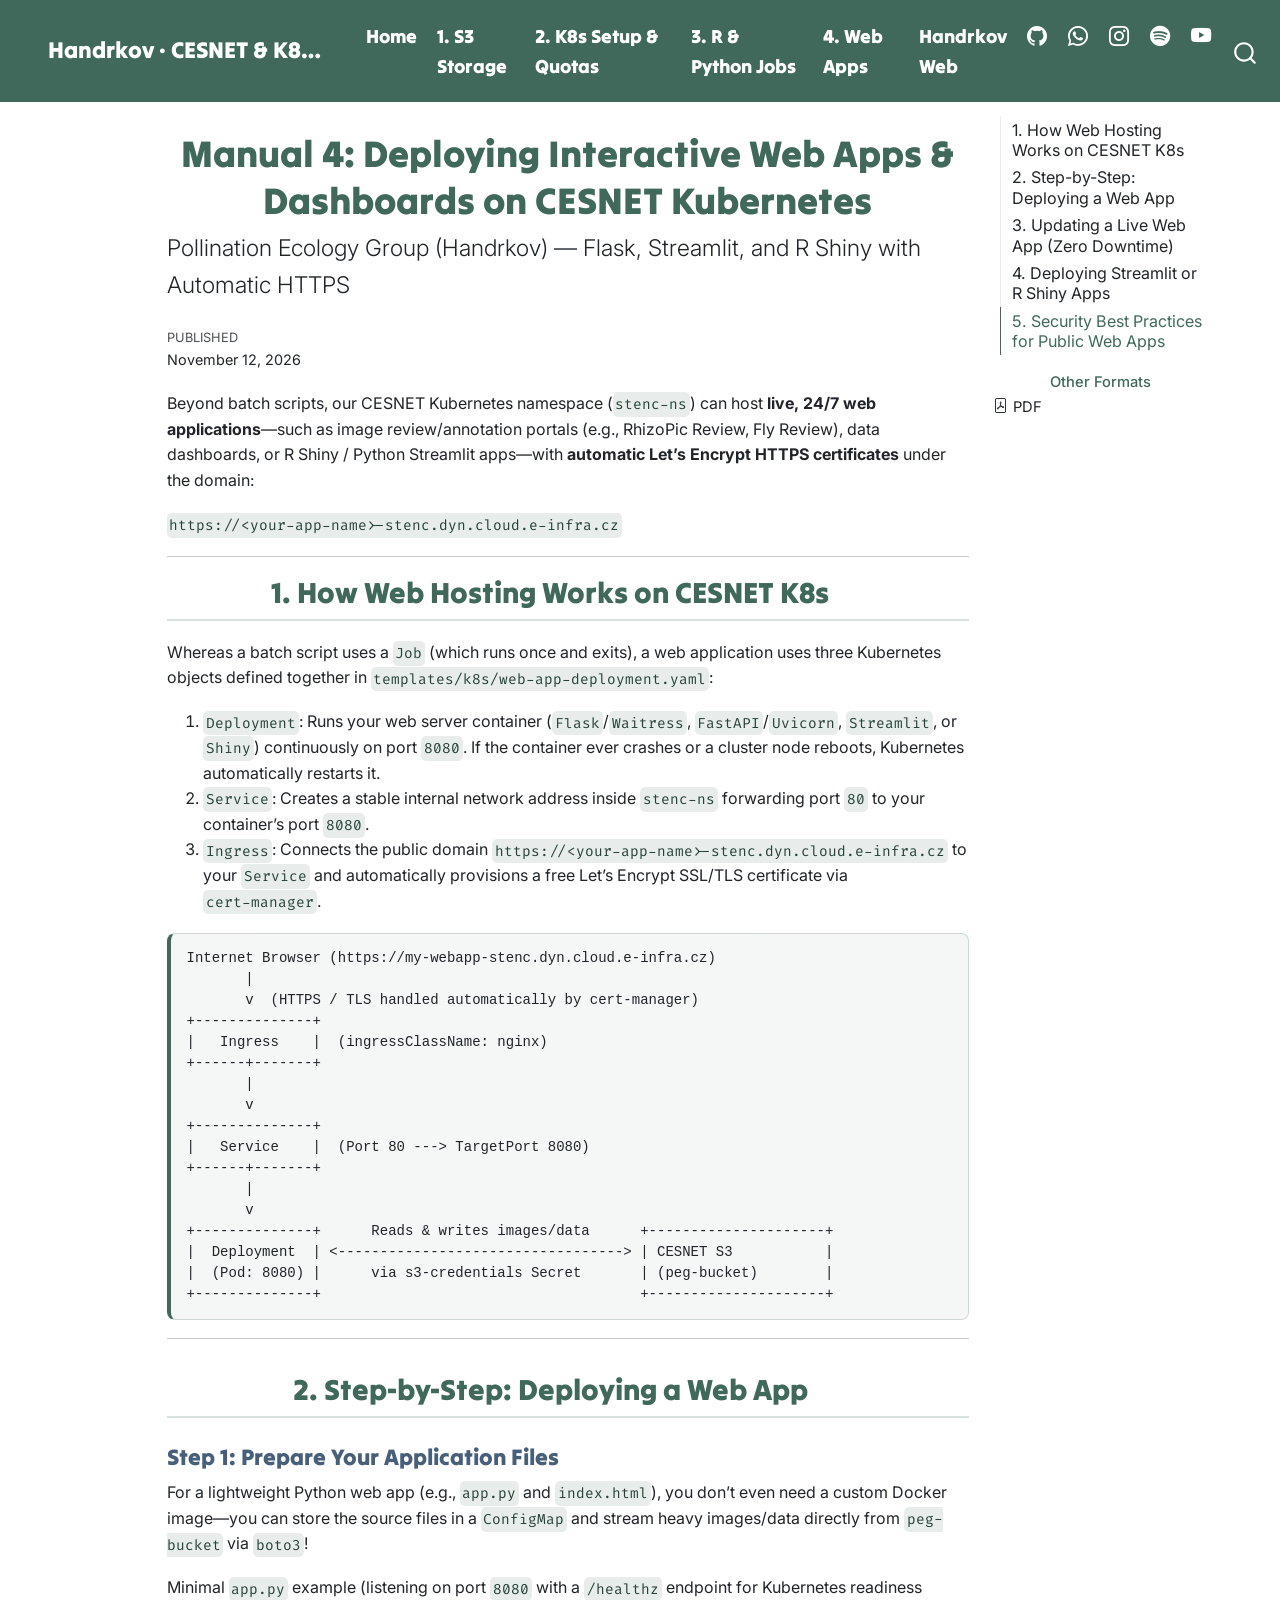
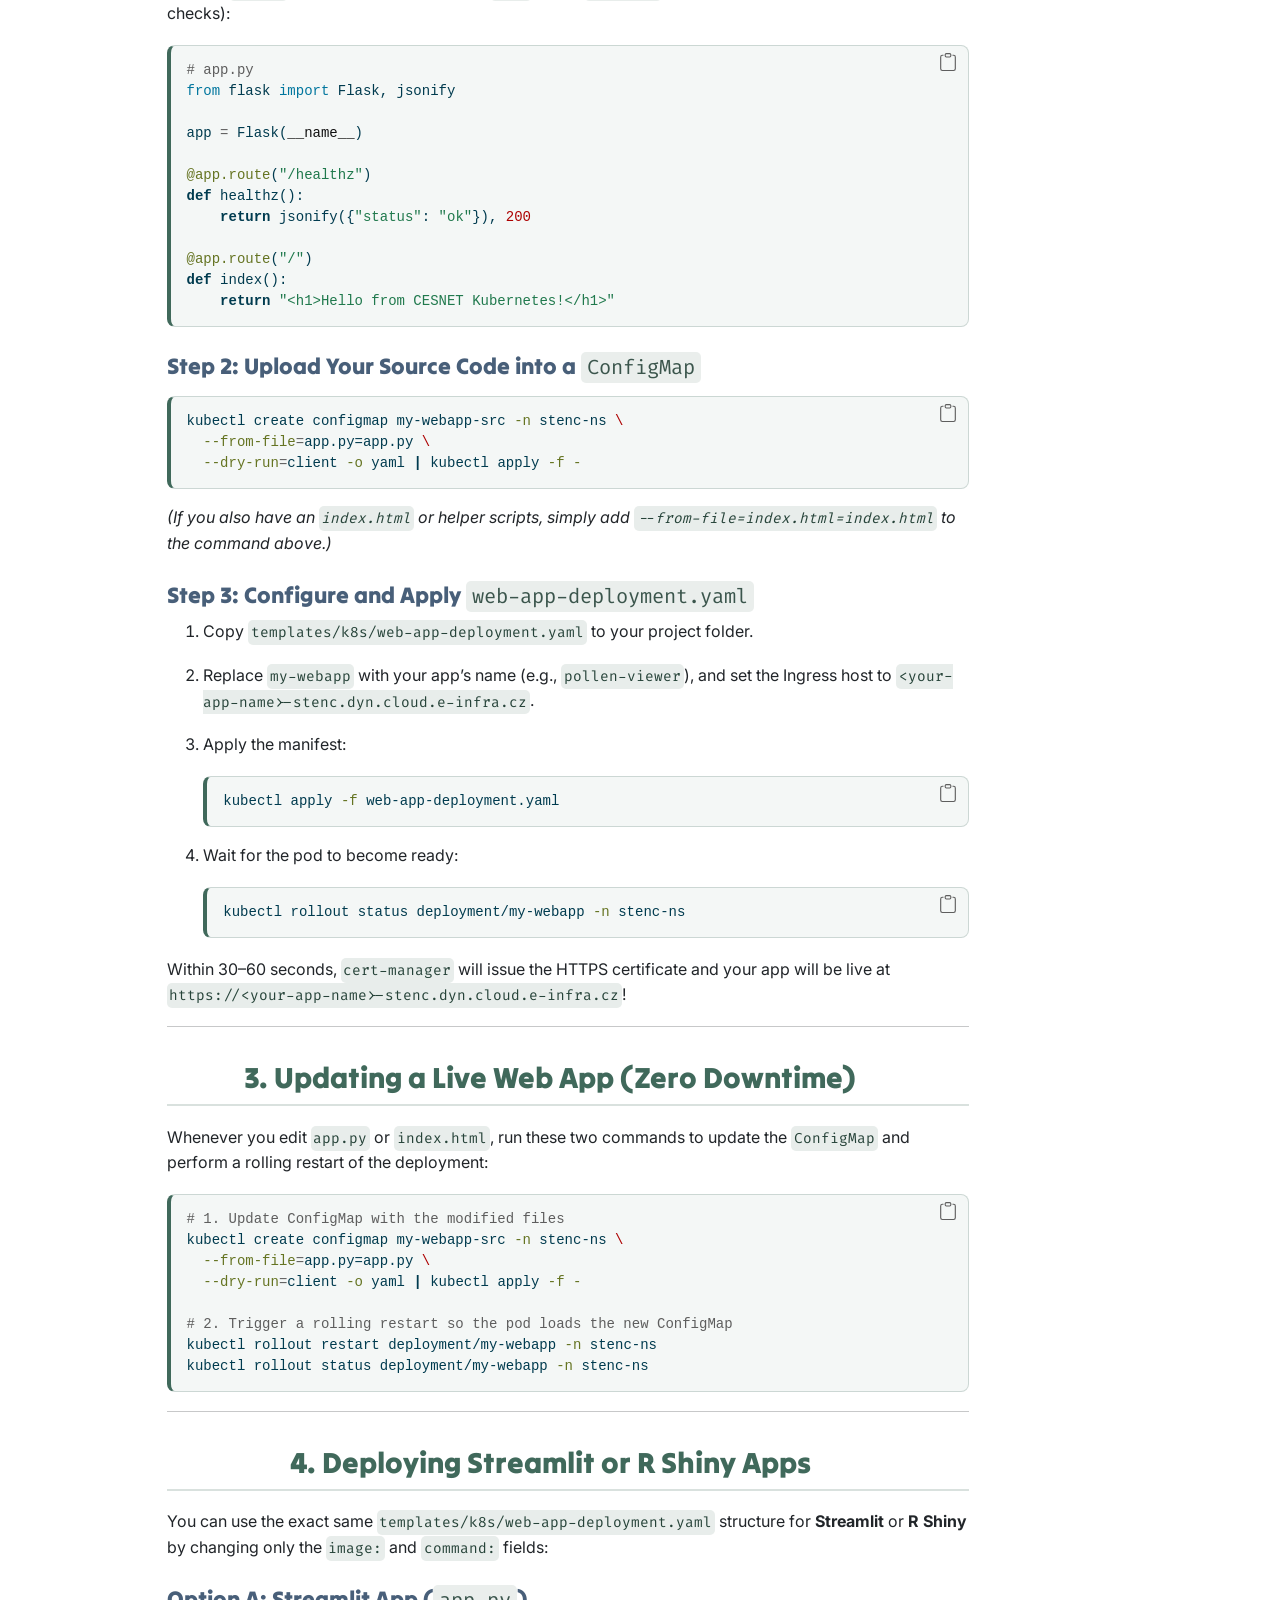
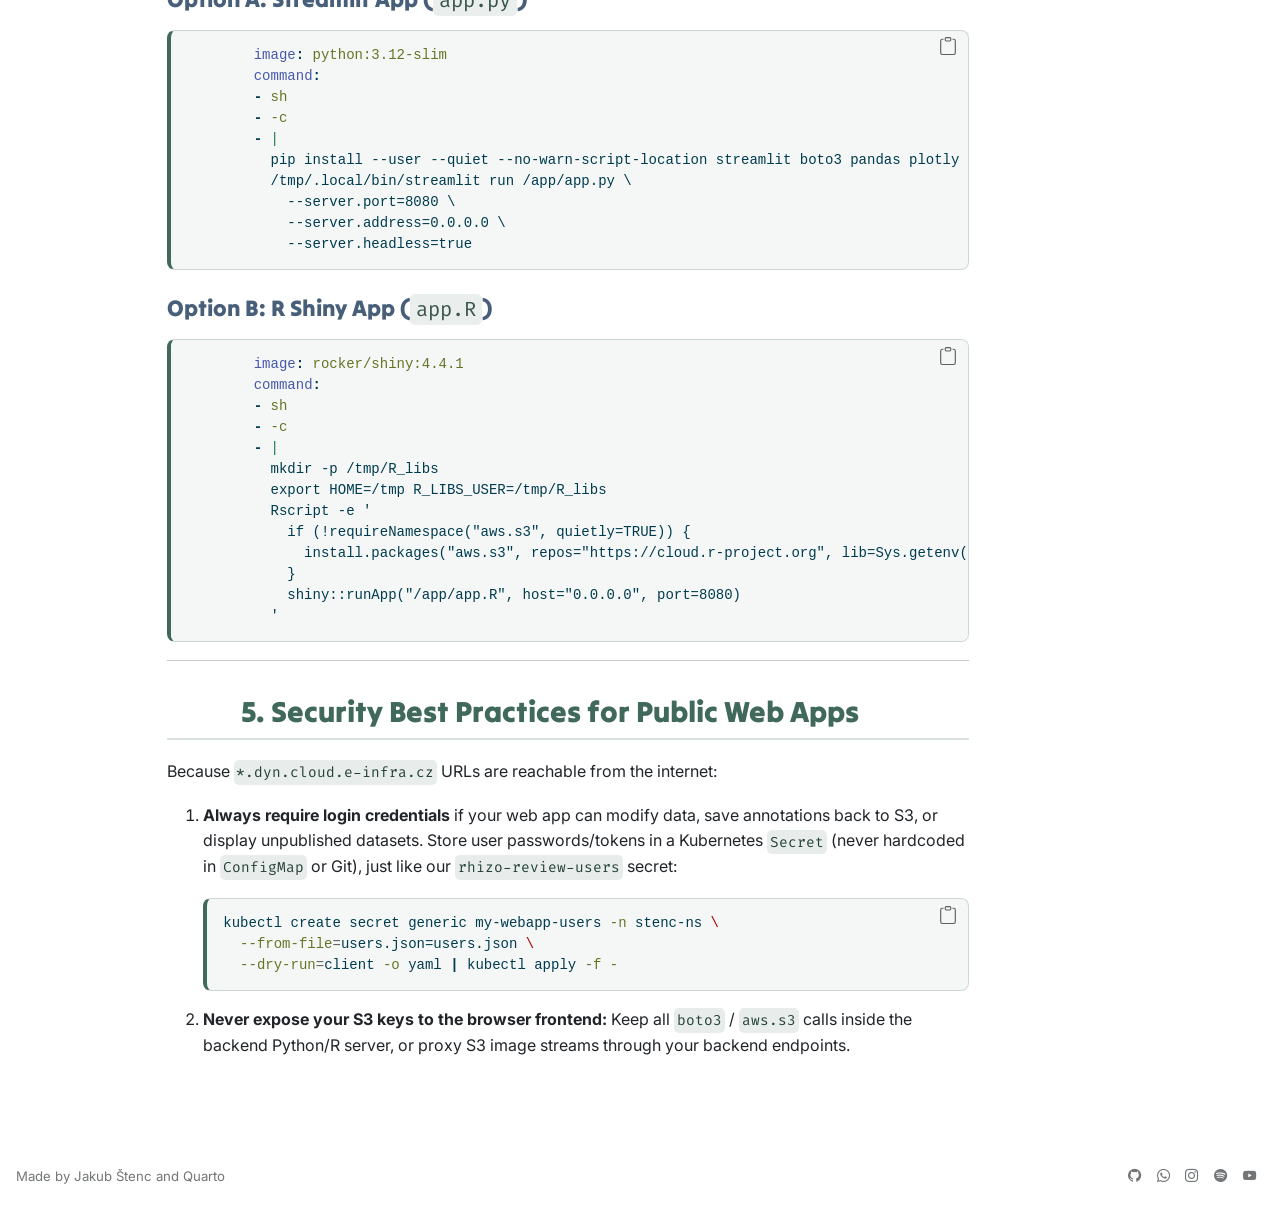
<file: docs/04_Deploying_Web_Apps_on_K8s.html>
<!DOCTYPE html>
<html xmlns="http://www.w3.org/1999/xhtml" lang="en" xml:lang="en"><head>

<meta charset="utf-8">
<meta name="generator" content="quarto-1.8.25">

<meta name="viewport" content="width=device-width, initial-scale=1.0, user-scalable=yes">

<meta name="dcterms.date" content="2026-11-12">

<title>Manual 4: Deploying Interactive Web Apps &amp; Dashboards on CESNET Kubernetes – Handrkov · CESNET &amp; K8s Manuals</title>
<style>
code{white-space: pre-wrap;}
span.smallcaps{font-variant: small-caps;}
div.columns{display: flex; gap: min(4vw, 1.5em);}
div.column{flex: auto; overflow-x: auto;}
div.hanging-indent{margin-left: 1.5em; text-indent: -1.5em;}
ul.task-list{list-style: none;}
ul.task-list li input[type="checkbox"] {
  width: 0.8em;
  margin: 0 0.8em 0.2em -1em; /* quarto-specific, see https://github.com/quarto-dev/quarto-cli/issues/4556 */ 
  vertical-align: middle;
}
/* CSS for syntax highlighting */
html { -webkit-text-size-adjust: 100%; }
pre > code.sourceCode { white-space: pre; position: relative; }
pre > code.sourceCode > span { display: inline-block; line-height: 1.25; }
pre > code.sourceCode > span:empty { height: 1.2em; }
.sourceCode { overflow: visible; }
code.sourceCode > span { color: inherit; text-decoration: inherit; }
div.sourceCode { margin: 1em 0; }
pre.sourceCode { margin: 0; }
@media screen {
div.sourceCode { overflow: auto; }
}
@media print {
pre > code.sourceCode { white-space: pre-wrap; }
pre > code.sourceCode > span { text-indent: -5em; padding-left: 5em; }
}
pre.numberSource code
  { counter-reset: source-line 0; }
pre.numberSource code > span
  { position: relative; left: -4em; counter-increment: source-line; }
pre.numberSource code > span > a:first-child::before
  { content: counter(source-line);
    position: relative; left: -1em; text-align: right; vertical-align: baseline;
    border: none; display: inline-block;
    -webkit-touch-callout: none; -webkit-user-select: none;
    -khtml-user-select: none; -moz-user-select: none;
    -ms-user-select: none; user-select: none;
    padding: 0 4px; width: 4em;
  }
pre.numberSource { margin-left: 3em;  padding-left: 4px; }
div.sourceCode
  {   }
@media screen {
pre > code.sourceCode > span > a:first-child::before { text-decoration: underline; }
}
</style>


<script src="site_libs/quarto-nav/quarto-nav.js"></script>
<script src="site_libs/quarto-nav/headroom.min.js"></script>
<script src="site_libs/clipboard/clipboard.min.js"></script>
<script src="site_libs/quarto-search/autocomplete.umd.js"></script>
<script src="site_libs/quarto-search/fuse.min.js"></script>
<script src="site_libs/quarto-search/quarto-search.js"></script>
<meta name="quarto:offset" content="./">
<script src="site_libs/quarto-html/quarto.js" type="module"></script>
<script src="site_libs/quarto-html/tabsets/tabsets.js" type="module"></script>
<script src="site_libs/quarto-html/axe/axe-check.js" type="module"></script>
<script src="site_libs/quarto-html/popper.min.js"></script>
<script src="site_libs/quarto-html/tippy.umd.min.js"></script>
<script src="site_libs/quarto-html/anchor.min.js"></script>
<link href="site_libs/quarto-html/tippy.css" rel="stylesheet">
<link href="site_libs/quarto-html/quarto-syntax-highlighting-7b89279ff1a6dce999919e0e67d4d9ec.css" rel="stylesheet" id="quarto-text-highlighting-styles">
<script src="site_libs/bootstrap/bootstrap.min.js"></script>
<link href="site_libs/bootstrap/bootstrap-icons.css" rel="stylesheet">
<link href="site_libs/bootstrap/bootstrap-6cb16981c726903e8fe7b6d277202c57.min.css" rel="stylesheet" append-hash="true" id="quarto-bootstrap" data-mode="light">
<script id="quarto-search-options" type="application/json">{
  "location": "navbar",
  "copy-button": false,
  "collapse-after": 3,
  "panel-placement": "end",
  "type": "overlay",
  "limit": 50,
  "keyboard-shortcut": [
    "f",
    "/",
    "s"
  ],
  "show-item-context": false,
  "language": {
    "search-no-results-text": "No results",
    "search-matching-documents-text": "matching documents",
    "search-copy-link-title": "Copy link to search",
    "search-hide-matches-text": "Hide additional matches",
    "search-more-match-text": "more match in this document",
    "search-more-matches-text": "more matches in this document",
    "search-clear-button-title": "Clear",
    "search-text-placeholder": "",
    "search-detached-cancel-button-title": "Cancel",
    "search-submit-button-title": "Submit",
    "search-label": "Search"
  }
}</script>


</head>

<body class="nav-fixed quarto-light">

<div id="quarto-search-results"></div>
  <header id="quarto-header" class="headroom fixed-top">
    <nav class="navbar navbar-expand-lg " data-bs-theme="dark">
      <div class="navbar-container container-fluid">
      <div class="navbar-brand-container mx-auto">
    <a href="./index.html" class="navbar-brand navbar-brand-logo">
    </a>
    <a class="navbar-brand" href="./index.html">
    <span class="navbar-title">Handrkov · CESNET &amp; K8s Manuals</span>
    </a>
  </div>
            <div id="quarto-search" class="" title="Search"></div>
          <button class="navbar-toggler" type="button" data-bs-toggle="collapse" data-bs-target="#navbarCollapse" aria-controls="navbarCollapse" role="menu" aria-expanded="false" aria-label="Toggle navigation" onclick="if (window.quartoToggleHeadroom) { window.quartoToggleHeadroom(); }">
  <span class="navbar-toggler-icon"></span>
</button>
          <div class="collapse navbar-collapse" id="navbarCollapse">
            <ul class="navbar-nav navbar-nav-scroll me-auto">
  <li class="nav-item">
    <a class="nav-link" href="./index.html"> 
<span class="menu-text">Home</span></a>
  </li>  
  <li class="nav-item">
    <a class="nav-link" href="./01_CESNET_S3_Storage_Manual.html"> 
<span class="menu-text">1. S3 Storage</span></a>
  </li>  
  <li class="nav-item">
    <a class="nav-link" href="./02_Kubernetes_Getting_Started.html"> 
<span class="menu-text">2. K8s Setup &amp; Quotas</span></a>
  </li>  
  <li class="nav-item">
    <a class="nav-link" href="./03_Running_R_and_Python_Scripts_on_K8s.html"> 
<span class="menu-text">3. R &amp; Python Jobs</span></a>
  </li>  
  <li class="nav-item">
    <a class="nav-link active" href="./04_Deploying_Web_Apps_on_K8s.html" aria-current="page"> 
<span class="menu-text">4. Web Apps</span></a>
  </li>  
</ul>
            <ul class="navbar-nav navbar-nav-scroll ms-auto">
  <li class="nav-item">
    <a class="nav-link" href="https://pollination-ecology-group.github.io/Handrkov/"> 
<span class="menu-text">Handrkov Web</span></a>
  </li>  
  <li class="nav-item compact">
    <a class="nav-link" href="https://github.com/Pollination-Ecology-Group/CESNET_Manuals"> <i class="bi bi-github" role="img">
</i> 
<span class="menu-text"></span></a>
  </li>  
  <li class="nav-item compact">
    <a class="nav-link" href="https://wa.me/420774553734"> <i class="bi bi-whatsapp" role="img">
</i> 
<span class="menu-text"></span></a>
  </li>  
  <li class="nav-item compact">
    <a class="nav-link" href="https://www.instagram.com/opylovaci_handrkov_/"> <i class="bi bi-instagram" role="img">
</i> 
<span class="menu-text"></span></a>
  </li>  
  <li class="nav-item compact">
    <a class="nav-link" href="https://open.spotify.com/show/3ypxSzPMkd4TOepn3oTrVl"> <i class="bi bi-spotify" role="img">
</i> 
<span class="menu-text"></span></a>
  </li>  
  <li class="nav-item compact">
    <a class="nav-link" href="https://www.youtube.com/@opylovaci_podcast"> <i class="bi bi-youtube" role="img">
</i> 
<span class="menu-text"></span></a>
  </li>  
</ul>
          </div> <!-- /navcollapse -->
            <div class="quarto-navbar-tools">
</div>
      </div> <!-- /container-fluid -->
    </nav>
</header>
<!-- content -->
<div id="quarto-content" class="quarto-container page-columns page-rows-contents page-layout-article page-navbar">
<!-- sidebar -->
<!-- margin-sidebar -->
    <div id="quarto-margin-sidebar" class="sidebar margin-sidebar">
        <nav id="TOC" role="doc-toc" class="toc-active">
    <h2 id="toc-title">On this page</h2>
   
  <ul>
  <li><a href="#how-web-hosting-works-on-cesnet-k8s" id="toc-how-web-hosting-works-on-cesnet-k8s" class="nav-link active" data-scroll-target="#how-web-hosting-works-on-cesnet-k8s">1. How Web Hosting Works on CESNET K8s</a></li>
  <li><a href="#step-by-step-deploying-a-web-app" id="toc-step-by-step-deploying-a-web-app" class="nav-link" data-scroll-target="#step-by-step-deploying-a-web-app">2. Step-by-Step: Deploying a Web App</a>
  <ul class="collapse">
  <li><a href="#step-1-prepare-your-application-files" id="toc-step-1-prepare-your-application-files" class="nav-link" data-scroll-target="#step-1-prepare-your-application-files">Step 1: Prepare Your Application Files</a></li>
  <li><a href="#step-2-upload-your-source-code-into-a-configmap" id="toc-step-2-upload-your-source-code-into-a-configmap" class="nav-link" data-scroll-target="#step-2-upload-your-source-code-into-a-configmap">Step 2: Upload Your Source Code into a <code>ConfigMap</code></a></li>
  <li><a href="#step-3-configure-and-apply-web-app-deployment.yaml" id="toc-step-3-configure-and-apply-web-app-deployment.yaml" class="nav-link" data-scroll-target="#step-3-configure-and-apply-web-app-deployment.yaml">Step 3: Configure and Apply <code>web-app-deployment.yaml</code></a></li>
  </ul></li>
  <li><a href="#updating-a-live-web-app-zero-downtime" id="toc-updating-a-live-web-app-zero-downtime" class="nav-link" data-scroll-target="#updating-a-live-web-app-zero-downtime">3. Updating a Live Web App (Zero Downtime)</a></li>
  <li><a href="#deploying-streamlit-or-r-shiny-apps" id="toc-deploying-streamlit-or-r-shiny-apps" class="nav-link" data-scroll-target="#deploying-streamlit-or-r-shiny-apps">4. Deploying Streamlit or R Shiny Apps</a>
  <ul class="collapse">
  <li><a href="#option-a-streamlit-app-app.py" id="toc-option-a-streamlit-app-app.py" class="nav-link" data-scroll-target="#option-a-streamlit-app-app.py">Option A: Streamlit App (<code>app.py</code>)</a></li>
  <li><a href="#option-b-r-shiny-app-app.r" id="toc-option-b-r-shiny-app-app.r" class="nav-link" data-scroll-target="#option-b-r-shiny-app-app.r">Option B: R Shiny App (<code>app.R</code>)</a></li>
  </ul></li>
  <li><a href="#security-best-practices-for-public-web-apps" id="toc-security-best-practices-for-public-web-apps" class="nav-link" data-scroll-target="#security-best-practices-for-public-web-apps">5. Security Best Practices for Public Web Apps</a></li>
  </ul>
<div class="quarto-alternate-formats"><h2>Other Formats</h2><ul><li><a href="04_Deploying_Web_Apps_on_K8s.pdf"><i class="bi bi-file-pdf"></i>PDF</a></li></ul></div></nav>
    </div>
<!-- main -->
<main class="content" id="quarto-document-content">

<header id="title-block-header" class="quarto-title-block default">
<div class="quarto-title">
<h1 class="title">Manual 4: Deploying Interactive Web Apps &amp; Dashboards on CESNET Kubernetes</h1>
<p class="subtitle lead">Pollination Ecology Group (Handrkov) — Flask, Streamlit, and R Shiny with Automatic HTTPS</p>
</div>



<div class="quarto-title-meta">

    
    <div>
    <div class="quarto-title-meta-heading">Published</div>
    <div class="quarto-title-meta-contents">
      <p class="date">November 12, 2026</p>
    </div>
  </div>
  
    
  </div>
  


</header>


<p>Beyond batch scripts, our CESNET Kubernetes namespace (<code>stenc-ns</code>) can host <strong>live, 24/7 web applications</strong>—such as image review/annotation portals (e.g., RhizoPic Review, Fly Review), data dashboards, or R Shiny / Python Streamlit apps—with <strong>automatic Let’s Encrypt HTTPS certificates</strong> under the domain:</p>
<p><code>https://&lt;your-app-name&gt;-stenc.dyn.cloud.e-infra.cz</code></p>
<hr>
<section id="how-web-hosting-works-on-cesnet-k8s" class="level2">
<h2 class="anchored" data-anchor-id="how-web-hosting-works-on-cesnet-k8s">1. How Web Hosting Works on CESNET K8s</h2>
<p>Whereas a batch script uses a <code>Job</code> (which runs once and exits), a web application uses three Kubernetes objects defined together in <code>templates/k8s/web-app-deployment.yaml</code>:</p>
<ol type="1">
<li><strong><code>Deployment</code></strong>: Runs your web server container (<code>Flask</code>/<code>Waitress</code>, <code>FastAPI</code>/<code>Uvicorn</code>, <code>Streamlit</code>, or <code>Shiny</code>) continuously on port <code>8080</code>. If the container ever crashes or a cluster node reboots, Kubernetes automatically restarts it.</li>
<li><strong><code>Service</code></strong>: Creates a stable internal network address inside <code>stenc-ns</code> forwarding port <code>80</code> to your container’s port <code>8080</code>.</li>
<li><strong><code>Ingress</code></strong>: Connects the public domain <code>https://&lt;your-app-name&gt;-stenc.dyn.cloud.e-infra.cz</code> to your <code>Service</code> and automatically provisions a free Let’s Encrypt SSL/TLS certificate via <code>cert-manager</code>.</li>
</ol>
<pre class="text"><code>Internet Browser (https://my-webapp-stenc.dyn.cloud.e-infra.cz)
       |
       v  (HTTPS / TLS handled automatically by cert-manager)
+--------------+
|   Ingress    |  (ingressClassName: nginx)
+------+-------+
       |
       v
+--------------+
|   Service    |  (Port 80 ---&gt; TargetPort 8080)
+------+-------+
       |
       v
+--------------+      Reads &amp; writes images/data      +---------------------+
|  Deployment  | &lt;----------------------------------&gt; | CESNET S3           |
|  (Pod: 8080) |      via s3-credentials Secret       | (peg-bucket)        |
+--------------+                                      +---------------------+</code></pre>
<hr>
</section>
<section id="step-by-step-deploying-a-web-app" class="level2">
<h2 class="anchored" data-anchor-id="step-by-step-deploying-a-web-app">2. Step-by-Step: Deploying a Web App</h2>
<section id="step-1-prepare-your-application-files" class="level3">
<h3 class="anchored" data-anchor-id="step-1-prepare-your-application-files">Step 1: Prepare Your Application Files</h3>
<p>For a lightweight Python web app (e.g., <code>app.py</code> and <code>index.html</code>), you don’t even need a custom Docker image—you can store the source files in a <code>ConfigMap</code> and stream heavy images/data directly from <code>peg-bucket</code> via <code>boto3</code>!</p>
<p>Minimal <code>app.py</code> example (listening on port <code>8080</code> with a <code>/healthz</code> endpoint for Kubernetes readiness checks):</p>
<div class="code-copy-outer-scaffold"><div class="sourceCode" id="cb2"><pre class="sourceCode python code-with-copy"><code class="sourceCode python"><span id="cb2-1"><a href="#cb2-1" aria-hidden="true" tabindex="-1"></a><span class="co"># app.py</span></span>
<span id="cb2-2"><a href="#cb2-2" aria-hidden="true" tabindex="-1"></a><span class="im">from</span> flask <span class="im">import</span> Flask, jsonify</span>
<span id="cb2-3"><a href="#cb2-3" aria-hidden="true" tabindex="-1"></a></span>
<span id="cb2-4"><a href="#cb2-4" aria-hidden="true" tabindex="-1"></a>app <span class="op">=</span> Flask(<span class="va">__name__</span>)</span>
<span id="cb2-5"><a href="#cb2-5" aria-hidden="true" tabindex="-1"></a></span>
<span id="cb2-6"><a href="#cb2-6" aria-hidden="true" tabindex="-1"></a><span class="at">@app.route</span>(<span class="st">"/healthz"</span>)</span>
<span id="cb2-7"><a href="#cb2-7" aria-hidden="true" tabindex="-1"></a><span class="kw">def</span> healthz():</span>
<span id="cb2-8"><a href="#cb2-8" aria-hidden="true" tabindex="-1"></a>    <span class="cf">return</span> jsonify({<span class="st">"status"</span>: <span class="st">"ok"</span>}), <span class="dv">200</span></span>
<span id="cb2-9"><a href="#cb2-9" aria-hidden="true" tabindex="-1"></a></span>
<span id="cb2-10"><a href="#cb2-10" aria-hidden="true" tabindex="-1"></a><span class="at">@app.route</span>(<span class="st">"/"</span>)</span>
<span id="cb2-11"><a href="#cb2-11" aria-hidden="true" tabindex="-1"></a><span class="kw">def</span> index():</span>
<span id="cb2-12"><a href="#cb2-12" aria-hidden="true" tabindex="-1"></a>    <span class="cf">return</span> <span class="st">"&lt;h1&gt;Hello from CESNET Kubernetes!&lt;/h1&gt;"</span></span></code></pre></div><button title="Copy to Clipboard" class="code-copy-button"><i class="bi"></i></button></div>
</section>
<section id="step-2-upload-your-source-code-into-a-configmap" class="level3">
<h3 class="anchored" data-anchor-id="step-2-upload-your-source-code-into-a-configmap">Step 2: Upload Your Source Code into a <code>ConfigMap</code></h3>
<div class="code-copy-outer-scaffold"><div class="sourceCode" id="cb3"><pre class="sourceCode bash code-with-copy"><code class="sourceCode bash"><span id="cb3-1"><a href="#cb3-1" aria-hidden="true" tabindex="-1"></a><span class="ex">kubectl</span> create configmap my-webapp-src <span class="at">-n</span> stenc-ns <span class="dt">\</span></span>
<span id="cb3-2"><a href="#cb3-2" aria-hidden="true" tabindex="-1"></a>  <span class="at">--from-file</span><span class="op">=</span>app.py=app.py <span class="dt">\</span></span>
<span id="cb3-3"><a href="#cb3-3" aria-hidden="true" tabindex="-1"></a>  <span class="at">--dry-run</span><span class="op">=</span>client <span class="at">-o</span> yaml <span class="kw">|</span> <span class="ex">kubectl</span> apply <span class="at">-f</span> <span class="at">-</span></span></code></pre></div><button title="Copy to Clipboard" class="code-copy-button"><i class="bi"></i></button></div>
<p><em>(If you also have an <code>index.html</code> or helper scripts, simply add <code>--from-file=index.html=index.html</code> to the command above.)</em></p>
</section>
<section id="step-3-configure-and-apply-web-app-deployment.yaml" class="level3">
<h3 class="anchored" data-anchor-id="step-3-configure-and-apply-web-app-deployment.yaml">Step 3: Configure and Apply <code>web-app-deployment.yaml</code></h3>
<ol type="1">
<li><p>Copy <code>templates/k8s/web-app-deployment.yaml</code> to your project folder.</p></li>
<li><p>Replace <code>my-webapp</code> with your app’s name (e.g., <code>pollen-viewer</code>), and set the Ingress host to <code>&lt;your-app-name&gt;-stenc.dyn.cloud.e-infra.cz</code>.</p></li>
<li><p>Apply the manifest:</p>
<div class="code-copy-outer-scaffold"><div class="sourceCode" id="cb4"><pre class="sourceCode bash code-with-copy"><code class="sourceCode bash"><span id="cb4-1"><a href="#cb4-1" aria-hidden="true" tabindex="-1"></a><span class="ex">kubectl</span> apply <span class="at">-f</span> web-app-deployment.yaml</span></code></pre></div><button title="Copy to Clipboard" class="code-copy-button"><i class="bi"></i></button></div></li>
<li><p>Wait for the pod to become ready:</p>
<div class="code-copy-outer-scaffold"><div class="sourceCode" id="cb5"><pre class="sourceCode bash code-with-copy"><code class="sourceCode bash"><span id="cb5-1"><a href="#cb5-1" aria-hidden="true" tabindex="-1"></a><span class="ex">kubectl</span> rollout status deployment/my-webapp <span class="at">-n</span> stenc-ns</span></code></pre></div><button title="Copy to Clipboard" class="code-copy-button"><i class="bi"></i></button></div></li>
</ol>
<p>Within 30–60 seconds, <code>cert-manager</code> will issue the HTTPS certificate and your app will be live at <code>https://&lt;your-app-name&gt;-stenc.dyn.cloud.e-infra.cz</code>!</p>
<hr>
</section>
</section>
<section id="updating-a-live-web-app-zero-downtime" class="level2">
<h2 class="anchored" data-anchor-id="updating-a-live-web-app-zero-downtime">3. Updating a Live Web App (Zero Downtime)</h2>
<p>Whenever you edit <code>app.py</code> or <code>index.html</code>, run these two commands to update the <code>ConfigMap</code> and perform a rolling restart of the deployment:</p>
<div class="code-copy-outer-scaffold"><div class="sourceCode" id="cb6"><pre class="sourceCode bash code-with-copy"><code class="sourceCode bash"><span id="cb6-1"><a href="#cb6-1" aria-hidden="true" tabindex="-1"></a><span class="co"># 1. Update ConfigMap with the modified files</span></span>
<span id="cb6-2"><a href="#cb6-2" aria-hidden="true" tabindex="-1"></a><span class="ex">kubectl</span> create configmap my-webapp-src <span class="at">-n</span> stenc-ns <span class="dt">\</span></span>
<span id="cb6-3"><a href="#cb6-3" aria-hidden="true" tabindex="-1"></a>  <span class="at">--from-file</span><span class="op">=</span>app.py=app.py <span class="dt">\</span></span>
<span id="cb6-4"><a href="#cb6-4" aria-hidden="true" tabindex="-1"></a>  <span class="at">--dry-run</span><span class="op">=</span>client <span class="at">-o</span> yaml <span class="kw">|</span> <span class="ex">kubectl</span> apply <span class="at">-f</span> <span class="at">-</span></span>
<span id="cb6-5"><a href="#cb6-5" aria-hidden="true" tabindex="-1"></a></span>
<span id="cb6-6"><a href="#cb6-6" aria-hidden="true" tabindex="-1"></a><span class="co"># 2. Trigger a rolling restart so the pod loads the new ConfigMap</span></span>
<span id="cb6-7"><a href="#cb6-7" aria-hidden="true" tabindex="-1"></a><span class="ex">kubectl</span> rollout restart deployment/my-webapp <span class="at">-n</span> stenc-ns</span>
<span id="cb6-8"><a href="#cb6-8" aria-hidden="true" tabindex="-1"></a><span class="ex">kubectl</span> rollout status deployment/my-webapp <span class="at">-n</span> stenc-ns</span></code></pre></div><button title="Copy to Clipboard" class="code-copy-button"><i class="bi"></i></button></div>
<hr>
</section>
<section id="deploying-streamlit-or-r-shiny-apps" class="level2">
<h2 class="anchored" data-anchor-id="deploying-streamlit-or-r-shiny-apps">4. Deploying Streamlit or R Shiny Apps</h2>
<p>You can use the exact same <code>templates/k8s/web-app-deployment.yaml</code> structure for <strong>Streamlit</strong> or <strong>R Shiny</strong> by changing only the <code>image:</code> and <code>command:</code> fields:</p>
<section id="option-a-streamlit-app-app.py" class="level3">
<h3 class="anchored" data-anchor-id="option-a-streamlit-app-app.py">Option A: Streamlit App (<code>app.py</code>)</h3>
<div class="code-copy-outer-scaffold"><div class="sourceCode" id="cb7"><pre class="sourceCode yaml code-with-copy"><code class="sourceCode yaml"><span id="cb7-1"><a href="#cb7-1" aria-hidden="true" tabindex="-1"></a><span class="at">        </span><span class="fu">image</span><span class="kw">:</span><span class="at"> python:3.12-slim</span></span>
<span id="cb7-2"><a href="#cb7-2" aria-hidden="true" tabindex="-1"></a><span class="at">        </span><span class="fu">command</span><span class="kw">:</span></span>
<span id="cb7-3"><a href="#cb7-3" aria-hidden="true" tabindex="-1"></a><span class="at">        </span><span class="kw">-</span><span class="at"> sh</span></span>
<span id="cb7-4"><a href="#cb7-4" aria-hidden="true" tabindex="-1"></a><span class="at">        </span><span class="kw">-</span><span class="at"> -c</span></span>
<span id="cb7-5"><a href="#cb7-5" aria-hidden="true" tabindex="-1"></a><span class="kw">        - </span><span class="ch">|</span></span>
<span id="cb7-6"><a href="#cb7-6" aria-hidden="true" tabindex="-1"></a>          pip install --user --quiet --no-warn-script-location streamlit boto3 pandas plotly</span>
<span id="cb7-7"><a href="#cb7-7" aria-hidden="true" tabindex="-1"></a>          /tmp/.local/bin/streamlit run /app/app.py \</span>
<span id="cb7-8"><a href="#cb7-8" aria-hidden="true" tabindex="-1"></a>            --server.port=8080 \</span>
<span id="cb7-9"><a href="#cb7-9" aria-hidden="true" tabindex="-1"></a>            --server.address=0.0.0.0 \</span>
<span id="cb7-10"><a href="#cb7-10" aria-hidden="true" tabindex="-1"></a>            --server.headless=true</span></code></pre></div><button title="Copy to Clipboard" class="code-copy-button"><i class="bi"></i></button></div>
</section>
<section id="option-b-r-shiny-app-app.r" class="level3">
<h3 class="anchored" data-anchor-id="option-b-r-shiny-app-app.r">Option B: R Shiny App (<code>app.R</code>)</h3>
<div class="code-copy-outer-scaffold"><div class="sourceCode" id="cb8"><pre class="sourceCode yaml code-with-copy"><code class="sourceCode yaml"><span id="cb8-1"><a href="#cb8-1" aria-hidden="true" tabindex="-1"></a><span class="at">        </span><span class="fu">image</span><span class="kw">:</span><span class="at"> rocker/shiny:4.4.1</span></span>
<span id="cb8-2"><a href="#cb8-2" aria-hidden="true" tabindex="-1"></a><span class="at">        </span><span class="fu">command</span><span class="kw">:</span></span>
<span id="cb8-3"><a href="#cb8-3" aria-hidden="true" tabindex="-1"></a><span class="at">        </span><span class="kw">-</span><span class="at"> sh</span></span>
<span id="cb8-4"><a href="#cb8-4" aria-hidden="true" tabindex="-1"></a><span class="at">        </span><span class="kw">-</span><span class="at"> -c</span></span>
<span id="cb8-5"><a href="#cb8-5" aria-hidden="true" tabindex="-1"></a><span class="kw">        - </span><span class="ch">|</span></span>
<span id="cb8-6"><a href="#cb8-6" aria-hidden="true" tabindex="-1"></a>          mkdir -p /tmp/R_libs</span>
<span id="cb8-7"><a href="#cb8-7" aria-hidden="true" tabindex="-1"></a>          export HOME=/tmp R_LIBS_USER=/tmp/R_libs</span>
<span id="cb8-8"><a href="#cb8-8" aria-hidden="true" tabindex="-1"></a>          Rscript -e '</span>
<span id="cb8-9"><a href="#cb8-9" aria-hidden="true" tabindex="-1"></a>            if (!requireNamespace("aws.s3", quietly=TRUE)) {</span>
<span id="cb8-10"><a href="#cb8-10" aria-hidden="true" tabindex="-1"></a>              install.packages("aws.s3", repos="https://cloud.r-project.org", lib=Sys.getenv("R_LIBS_USER"))</span>
<span id="cb8-11"><a href="#cb8-11" aria-hidden="true" tabindex="-1"></a>            }</span>
<span id="cb8-12"><a href="#cb8-12" aria-hidden="true" tabindex="-1"></a>            shiny::runApp("/app/app.R", host="0.0.0.0", port=8080)</span>
<span id="cb8-13"><a href="#cb8-13" aria-hidden="true" tabindex="-1"></a>          '</span></code></pre></div><button title="Copy to Clipboard" class="code-copy-button"><i class="bi"></i></button></div>
<hr>
</section>
</section>
<section id="security-best-practices-for-public-web-apps" class="level2">
<h2 class="anchored" data-anchor-id="security-best-practices-for-public-web-apps">5. Security Best Practices for Public Web Apps</h2>
<p>Because <code>*.dyn.cloud.e-infra.cz</code> URLs are reachable from the internet:</p>
<ol type="1">
<li><p><strong>Always require login credentials</strong> if your web app can modify data, save annotations back to S3, or display unpublished datasets. Store user passwords/tokens in a Kubernetes <code>Secret</code> (never hardcoded in <code>ConfigMap</code> or Git), just like our <code>rhizo-review-users</code> secret:</p>
<div class="code-copy-outer-scaffold"><div class="sourceCode" id="cb9"><pre class="sourceCode bash code-with-copy"><code class="sourceCode bash"><span id="cb9-1"><a href="#cb9-1" aria-hidden="true" tabindex="-1"></a><span class="ex">kubectl</span> create secret generic my-webapp-users <span class="at">-n</span> stenc-ns <span class="dt">\</span></span>
<span id="cb9-2"><a href="#cb9-2" aria-hidden="true" tabindex="-1"></a>  <span class="at">--from-file</span><span class="op">=</span>users.json=users.json <span class="dt">\</span></span>
<span id="cb9-3"><a href="#cb9-3" aria-hidden="true" tabindex="-1"></a>  <span class="at">--dry-run</span><span class="op">=</span>client <span class="at">-o</span> yaml <span class="kw">|</span> <span class="ex">kubectl</span> apply <span class="at">-f</span> <span class="at">-</span></span></code></pre></div><button title="Copy to Clipboard" class="code-copy-button"><i class="bi"></i></button></div></li>
<li><p><strong>Never expose your S3 keys to the browser frontend:</strong> Keep all <code>boto3</code> / <code>aws.s3</code> calls inside the backend Python/R server, or proxy S3 image streams through your backend endpoints.</p></li>
</ol>


</section>

</main> <!-- /main -->
<script id="quarto-html-after-body" type="application/javascript">
  window.document.addEventListener("DOMContentLoaded", function (event) {
    const icon = "";
    const anchorJS = new window.AnchorJS();
    anchorJS.options = {
      placement: 'right',
      icon: icon
    };
    anchorJS.add('.anchored');
    const isCodeAnnotation = (el) => {
      for (const clz of el.classList) {
        if (clz.startsWith('code-annotation-')) {                     
          return true;
        }
      }
      return false;
    }
    const onCopySuccess = function(e) {
      // button target
      const button = e.trigger;
      // don't keep focus
      button.blur();
      // flash "checked"
      button.classList.add('code-copy-button-checked');
      var currentTitle = button.getAttribute("title");
      button.setAttribute("title", "Copied!");
      let tooltip;
      if (window.bootstrap) {
        button.setAttribute("data-bs-toggle", "tooltip");
        button.setAttribute("data-bs-placement", "left");
        button.setAttribute("data-bs-title", "Copied!");
        tooltip = new bootstrap.Tooltip(button, 
          { trigger: "manual", 
            customClass: "code-copy-button-tooltip",
            offset: [0, -8]});
        tooltip.show();    
      }
      setTimeout(function() {
        if (tooltip) {
          tooltip.hide();
          button.removeAttribute("data-bs-title");
          button.removeAttribute("data-bs-toggle");
          button.removeAttribute("data-bs-placement");
        }
        button.setAttribute("title", currentTitle);
        button.classList.remove('code-copy-button-checked');
      }, 1000);
      // clear code selection
      e.clearSelection();
    }
    const getTextToCopy = function(trigger) {
      const outerScaffold = trigger.parentElement.cloneNode(true);
      const codeEl = outerScaffold.querySelector('code');
      for (const childEl of codeEl.children) {
        if (isCodeAnnotation(childEl)) {
          childEl.remove();
        }
      }
      return codeEl.innerText;
    }
    const clipboard = new window.ClipboardJS('.code-copy-button:not([data-in-quarto-modal])', {
      text: getTextToCopy
    });
    clipboard.on('success', onCopySuccess);
    if (window.document.getElementById('quarto-embedded-source-code-modal')) {
      const clipboardModal = new window.ClipboardJS('.code-copy-button[data-in-quarto-modal]', {
        text: getTextToCopy,
        container: window.document.getElementById('quarto-embedded-source-code-modal')
      });
      clipboardModal.on('success', onCopySuccess);
    }
      var localhostRegex = new RegExp(/^(?:http|https):\/\/localhost\:?[0-9]*\//);
      var mailtoRegex = new RegExp(/^mailto:/);
        var filterRegex = new RegExp('/' + window.location.host + '/');
      var isInternal = (href) => {
          return filterRegex.test(href) || localhostRegex.test(href) || mailtoRegex.test(href);
      }
      // Inspect non-navigation links and adorn them if external
     var links = window.document.querySelectorAll('a[href]:not(.nav-link):not(.navbar-brand):not(.toc-action):not(.sidebar-link):not(.sidebar-item-toggle):not(.pagination-link):not(.no-external):not([aria-hidden]):not(.dropdown-item):not(.quarto-navigation-tool):not(.about-link)');
      for (var i=0; i<links.length; i++) {
        const link = links[i];
        if (!isInternal(link.href)) {
          // undo the damage that might have been done by quarto-nav.js in the case of
          // links that we want to consider external
          if (link.dataset.originalHref !== undefined) {
            link.href = link.dataset.originalHref;
          }
        }
      }
    function tippyHover(el, contentFn, onTriggerFn, onUntriggerFn) {
      const config = {
        allowHTML: true,
        maxWidth: 500,
        delay: 100,
        arrow: false,
        appendTo: function(el) {
            return el.parentElement;
        },
        interactive: true,
        interactiveBorder: 10,
        theme: 'quarto',
        placement: 'bottom-start',
      };
      if (contentFn) {
        config.content = contentFn;
      }
      if (onTriggerFn) {
        config.onTrigger = onTriggerFn;
      }
      if (onUntriggerFn) {
        config.onUntrigger = onUntriggerFn;
      }
      window.tippy(el, config); 
    }
    const noterefs = window.document.querySelectorAll('a[role="doc-noteref"]');
    for (var i=0; i<noterefs.length; i++) {
      const ref = noterefs[i];
      tippyHover(ref, function() {
        // use id or data attribute instead here
        let href = ref.getAttribute('data-footnote-href') || ref.getAttribute('href');
        try { href = new URL(href).hash; } catch {}
        const id = href.replace(/^#\/?/, "");
        const note = window.document.getElementById(id);
        if (note) {
          return note.innerHTML;
        } else {
          return "";
        }
      });
    }
    const xrefs = window.document.querySelectorAll('a.quarto-xref');
    const processXRef = (id, note) => {
      // Strip column container classes
      const stripColumnClz = (el) => {
        el.classList.remove("page-full", "page-columns");
        if (el.children) {
          for (const child of el.children) {
            stripColumnClz(child);
          }
        }
      }
      stripColumnClz(note)
      if (id === null || id.startsWith('sec-')) {
        // Special case sections, only their first couple elements
        const container = document.createElement("div");
        if (note.children && note.children.length > 2) {
          container.appendChild(note.children[0].cloneNode(true));
          for (let i = 1; i < note.children.length; i++) {
            const child = note.children[i];
            if (child.tagName === "P" && child.innerText === "") {
              continue;
            } else {
              container.appendChild(child.cloneNode(true));
              break;
            }
          }
          if (window.Quarto?.typesetMath) {
            window.Quarto.typesetMath(container);
          }
          return container.innerHTML
        } else {
          if (window.Quarto?.typesetMath) {
            window.Quarto.typesetMath(note);
          }
          return note.innerHTML;
        }
      } else {
        // Remove any anchor links if they are present
        const anchorLink = note.querySelector('a.anchorjs-link');
        if (anchorLink) {
          anchorLink.remove();
        }
        if (window.Quarto?.typesetMath) {
          window.Quarto.typesetMath(note);
        }
        if (note.classList.contains("callout")) {
          return note.outerHTML;
        } else {
          return note.innerHTML;
        }
      }
    }
    for (var i=0; i<xrefs.length; i++) {
      const xref = xrefs[i];
      tippyHover(xref, undefined, function(instance) {
        instance.disable();
        let url = xref.getAttribute('href');
        let hash = undefined; 
        if (url.startsWith('#')) {
          hash = url;
        } else {
          try { hash = new URL(url).hash; } catch {}
        }
        if (hash) {
          const id = hash.replace(/^#\/?/, "");
          const note = window.document.getElementById(id);
          if (note !== null) {
            try {
              const html = processXRef(id, note.cloneNode(true));
              instance.setContent(html);
            } finally {
              instance.enable();
              instance.show();
            }
          } else {
            // See if we can fetch this
            fetch(url.split('#')[0])
            .then(res => res.text())
            .then(html => {
              const parser = new DOMParser();
              const htmlDoc = parser.parseFromString(html, "text/html");
              const note = htmlDoc.getElementById(id);
              if (note !== null) {
                const html = processXRef(id, note);
                instance.setContent(html);
              } 
            }).finally(() => {
              instance.enable();
              instance.show();
            });
          }
        } else {
          // See if we can fetch a full url (with no hash to target)
          // This is a special case and we should probably do some content thinning / targeting
          fetch(url)
          .then(res => res.text())
          .then(html => {
            const parser = new DOMParser();
            const htmlDoc = parser.parseFromString(html, "text/html");
            const note = htmlDoc.querySelector('main.content');
            if (note !== null) {
              // This should only happen for chapter cross references
              // (since there is no id in the URL)
              // remove the first header
              if (note.children.length > 0 && note.children[0].tagName === "HEADER") {
                note.children[0].remove();
              }
              const html = processXRef(null, note);
              instance.setContent(html);
            } 
          }).finally(() => {
            instance.enable();
            instance.show();
          });
        }
      }, function(instance) {
      });
    }
        let selectedAnnoteEl;
        const selectorForAnnotation = ( cell, annotation) => {
          let cellAttr = 'data-code-cell="' + cell + '"';
          let lineAttr = 'data-code-annotation="' +  annotation + '"';
          const selector = 'span[' + cellAttr + '][' + lineAttr + ']';
          return selector;
        }
        const selectCodeLines = (annoteEl) => {
          const doc = window.document;
          const targetCell = annoteEl.getAttribute("data-target-cell");
          const targetAnnotation = annoteEl.getAttribute("data-target-annotation");
          const annoteSpan = window.document.querySelector(selectorForAnnotation(targetCell, targetAnnotation));
          const lines = annoteSpan.getAttribute("data-code-lines").split(",");
          const lineIds = lines.map((line) => {
            return targetCell + "-" + line;
          })
          let top = null;
          let height = null;
          let parent = null;
          if (lineIds.length > 0) {
              //compute the position of the single el (top and bottom and make a div)
              const el = window.document.getElementById(lineIds[0]);
              top = el.offsetTop;
              height = el.offsetHeight;
              parent = el.parentElement.parentElement;
            if (lineIds.length > 1) {
              const lastEl = window.document.getElementById(lineIds[lineIds.length - 1]);
              const bottom = lastEl.offsetTop + lastEl.offsetHeight;
              height = bottom - top;
            }
            if (top !== null && height !== null && parent !== null) {
              // cook up a div (if necessary) and position it 
              let div = window.document.getElementById("code-annotation-line-highlight");
              if (div === null) {
                div = window.document.createElement("div");
                div.setAttribute("id", "code-annotation-line-highlight");
                div.style.position = 'absolute';
                parent.appendChild(div);
              }
              div.style.top = top - 2 + "px";
              div.style.height = height + 4 + "px";
              div.style.left = 0;
              let gutterDiv = window.document.getElementById("code-annotation-line-highlight-gutter");
              if (gutterDiv === null) {
                gutterDiv = window.document.createElement("div");
                gutterDiv.setAttribute("id", "code-annotation-line-highlight-gutter");
                gutterDiv.style.position = 'absolute';
                const codeCell = window.document.getElementById(targetCell);
                const gutter = codeCell.querySelector('.code-annotation-gutter');
                gutter.appendChild(gutterDiv);
              }
              gutterDiv.style.top = top - 2 + "px";
              gutterDiv.style.height = height + 4 + "px";
            }
            selectedAnnoteEl = annoteEl;
          }
        };
        const unselectCodeLines = () => {
          const elementsIds = ["code-annotation-line-highlight", "code-annotation-line-highlight-gutter"];
          elementsIds.forEach((elId) => {
            const div = window.document.getElementById(elId);
            if (div) {
              div.remove();
            }
          });
          selectedAnnoteEl = undefined;
        };
          // Handle positioning of the toggle
      window.addEventListener(
        "resize",
        throttle(() => {
          elRect = undefined;
          if (selectedAnnoteEl) {
            selectCodeLines(selectedAnnoteEl);
          }
        }, 10)
      );
      function throttle(fn, ms) {
      let throttle = false;
      let timer;
        return (...args) => {
          if(!throttle) { // first call gets through
              fn.apply(this, args);
              throttle = true;
          } else { // all the others get throttled
              if(timer) clearTimeout(timer); // cancel #2
              timer = setTimeout(() => {
                fn.apply(this, args);
                timer = throttle = false;
              }, ms);
          }
        };
      }
        // Attach click handler to the DT
        const annoteDls = window.document.querySelectorAll('dt[data-target-cell]');
        for (const annoteDlNode of annoteDls) {
          annoteDlNode.addEventListener('click', (event) => {
            const clickedEl = event.target;
            if (clickedEl !== selectedAnnoteEl) {
              unselectCodeLines();
              const activeEl = window.document.querySelector('dt[data-target-cell].code-annotation-active');
              if (activeEl) {
                activeEl.classList.remove('code-annotation-active');
              }
              selectCodeLines(clickedEl);
              clickedEl.classList.add('code-annotation-active');
            } else {
              // Unselect the line
              unselectCodeLines();
              clickedEl.classList.remove('code-annotation-active');
            }
          });
        }
    const findCites = (el) => {
      const parentEl = el.parentElement;
      if (parentEl) {
        const cites = parentEl.dataset.cites;
        if (cites) {
          return {
            el,
            cites: cites.split(' ')
          };
        } else {
          return findCites(el.parentElement)
        }
      } else {
        return undefined;
      }
    };
    var bibliorefs = window.document.querySelectorAll('a[role="doc-biblioref"]');
    for (var i=0; i<bibliorefs.length; i++) {
      const ref = bibliorefs[i];
      const citeInfo = findCites(ref);
      if (citeInfo) {
        tippyHover(citeInfo.el, function() {
          var popup = window.document.createElement('div');
          citeInfo.cites.forEach(function(cite) {
            var citeDiv = window.document.createElement('div');
            citeDiv.classList.add('hanging-indent');
            citeDiv.classList.add('csl-entry');
            var biblioDiv = window.document.getElementById('ref-' + cite);
            if (biblioDiv) {
              citeDiv.innerHTML = biblioDiv.innerHTML;
            }
            popup.appendChild(citeDiv);
          });
          return popup.innerHTML;
        });
      }
    }
  });
  </script>
</div> <!-- /content -->
<footer class="footer">
  <div class="nav-footer">
    <div class="nav-footer-left">
<p>Made by Jakub Štenc and Quarto</p>
</div>   
    <div class="nav-footer-center">
      &nbsp;
    </div>
    <div class="nav-footer-right">
      <ul class="footer-items list-unstyled">
    <li class="nav-item compact">
    <a class="nav-link" href="https://github.com/Pollination-Ecology-Group">
      <i class="bi bi-github" role="img">
</i> 
    </a>
  </li>  
    <li class="nav-item compact">
    <a class="nav-link" href="https://wa.me/420774553734">
      <i class="bi bi-whatsapp" role="img">
</i> 
    </a>
  </li>  
    <li class="nav-item compact">
    <a class="nav-link" href="https://www.instagram.com/opylovaci_handrkov_/">
      <i class="bi bi-instagram" role="img">
</i> 
    </a>
  </li>  
    <li class="nav-item compact">
    <a class="nav-link" href="https://open.spotify.com/show/3ypxSzPMkd4TOepn3oTrVl">
      <i class="bi bi-spotify" role="img">
</i> 
    </a>
  </li>  
    <li class="nav-item compact">
    <a class="nav-link" href="https://www.youtube.com/@opylovaci_podcast">
      <i class="bi bi-youtube" role="img">
</i> 
    </a>
  </li>  
</ul>
    </div>
  </div>
</footer>




</body></html>
</file>
<file: docs/site_libs/quarto-html/tippy.css>
.tippy-box[data-animation=fade][data-state=hidden]{opacity:0}[data-tippy-root]{max-width:calc(100vw - 10px)}.tippy-box{position:relative;background-color:#333;color:#fff;border-radius:4px;font-size:14px;line-height:1.4;white-space:normal;outline:0;transition-property:transform,visibility,opacity}.tippy-box[data-placement^=top]>.tippy-arrow{bottom:0}.tippy-box[data-placement^=top]>.tippy-arrow:before{bottom:-7px;left:0;border-width:8px 8px 0;border-top-color:initial;transform-origin:center top}.tippy-box[data-placement^=bottom]>.tippy-arrow{top:0}.tippy-box[data-placement^=bottom]>.tippy-arrow:before{top:-7px;left:0;border-width:0 8px 8px;border-bottom-color:initial;transform-origin:center bottom}.tippy-box[data-placement^=left]>.tippy-arrow{right:0}.tippy-box[data-placement^=left]>.tippy-arrow:before{border-width:8px 0 8px 8px;border-left-color:initial;right:-7px;transform-origin:center left}.tippy-box[data-placement^=right]>.tippy-arrow{left:0}.tippy-box[data-placement^=right]>.tippy-arrow:before{left:-7px;border-width:8px 8px 8px 0;border-right-color:initial;transform-origin:center right}.tippy-box[data-inertia][data-state=visible]{transition-timing-function:cubic-bezier(.54,1.5,.38,1.11)}.tippy-arrow{width:16px;height:16px;color:#333}.tippy-arrow:before{content:"";position:absolute;border-color:transparent;border-style:solid}.tippy-content{position:relative;padding:5px 9px;z-index:1}
</file>
<file: docs/site_libs/quarto-html/quarto-syntax-highlighting-7b89279ff1a6dce999919e0e67d4d9ec.css>
/* quarto syntax highlight colors */
:root {
  --quarto-hl-ot-color: #003B4F;
  --quarto-hl-at-color: #657422;
  --quarto-hl-ss-color: #20794D;
  --quarto-hl-an-color: #5E5E5E;
  --quarto-hl-fu-color: #4758AB;
  --quarto-hl-st-color: #20794D;
  --quarto-hl-cf-color: #003B4F;
  --quarto-hl-op-color: #5E5E5E;
  --quarto-hl-er-color: #AD0000;
  --quarto-hl-bn-color: #AD0000;
  --quarto-hl-al-color: #AD0000;
  --quarto-hl-va-color: #111111;
  --quarto-hl-bu-color: inherit;
  --quarto-hl-ex-color: inherit;
  --quarto-hl-pp-color: #AD0000;
  --quarto-hl-in-color: #5E5E5E;
  --quarto-hl-vs-color: #20794D;
  --quarto-hl-wa-color: #5E5E5E;
  --quarto-hl-do-color: #5E5E5E;
  --quarto-hl-im-color: #00769E;
  --quarto-hl-ch-color: #20794D;
  --quarto-hl-dt-color: #AD0000;
  --quarto-hl-fl-color: #AD0000;
  --quarto-hl-co-color: #5E5E5E;
  --quarto-hl-cv-color: #5E5E5E;
  --quarto-hl-cn-color: #8f5902;
  --quarto-hl-sc-color: #5E5E5E;
  --quarto-hl-dv-color: #AD0000;
  --quarto-hl-kw-color: #003B4F;
}

/* other quarto variables */
:root {
  --quarto-font-monospace: SFMono-Regular, Menlo, Monaco, Consolas, "Liberation Mono", "Courier New", monospace;
}

/* syntax highlight based on Pandoc's rules */
pre > code.sourceCode > span {
  color: #003B4F;
}

code.sourceCode > span {
  color: #003B4F;
}

div.sourceCode,
div.sourceCode pre.sourceCode {
  color: #003B4F;
}

/* Normal */
code span {
  color: #003B4F;
}

/* Alert */
code span.al {
  color: #AD0000;
  font-style: inherit;
}

/* Annotation */
code span.an {
  color: #5E5E5E;
  font-style: inherit;
}

/* Attribute */
code span.at {
  color: #657422;
  font-style: inherit;
}

/* BaseN */
code span.bn {
  color: #AD0000;
  font-style: inherit;
}

/* BuiltIn */
code span.bu {
  font-style: inherit;
}

/* ControlFlow */
code span.cf {
  color: #003B4F;
  font-weight: bold;
  font-style: inherit;
}

/* Char */
code span.ch {
  color: #20794D;
  font-style: inherit;
}

/* Constant */
code span.cn {
  color: #8f5902;
  font-style: inherit;
}

/* Comment */
code span.co {
  color: #5E5E5E;
  font-style: inherit;
}

/* CommentVar */
code span.cv {
  color: #5E5E5E;
  font-style: italic;
}

/* Documentation */
code span.do {
  color: #5E5E5E;
  font-style: italic;
}

/* DataType */
code span.dt {
  color: #AD0000;
  font-style: inherit;
}

/* DecVal */
code span.dv {
  color: #AD0000;
  font-style: inherit;
}

/* Error */
code span.er {
  color: #AD0000;
  font-style: inherit;
}

/* Extension */
code span.ex {
  font-style: inherit;
}

/* Float */
code span.fl {
  color: #AD0000;
  font-style: inherit;
}

/* Function */
code span.fu {
  color: #4758AB;
  font-style: inherit;
}

/* Import */
code span.im {
  color: #00769E;
  font-style: inherit;
}

/* Information */
code span.in {
  color: #5E5E5E;
  font-style: inherit;
}

/* Keyword */
code span.kw {
  color: #003B4F;
  font-weight: bold;
  font-style: inherit;
}

/* Operator */
code span.op {
  color: #5E5E5E;
  font-style: inherit;
}

/* Other */
code span.ot {
  color: #003B4F;
  font-style: inherit;
}

/* Preprocessor */
code span.pp {
  color: #AD0000;
  font-style: inherit;
}

/* SpecialChar */
code span.sc {
  color: #5E5E5E;
  font-style: inherit;
}

/* SpecialString */
code span.ss {
  color: #20794D;
  font-style: inherit;
}

/* String */
code span.st {
  color: #20794D;
  font-style: inherit;
}

/* Variable */
code span.va {
  color: #111111;
  font-style: inherit;
}

/* VerbatimString */
code span.vs {
  color: #20794D;
  font-style: inherit;
}

/* Warning */
code span.wa {
  color: #5E5E5E;
  font-style: italic;
}

.prevent-inlining {
  content: "</";
}

/*# sourceMappingURL=3944bc705cfaf4c80e56f77c5205168a.css.map */
</file>
